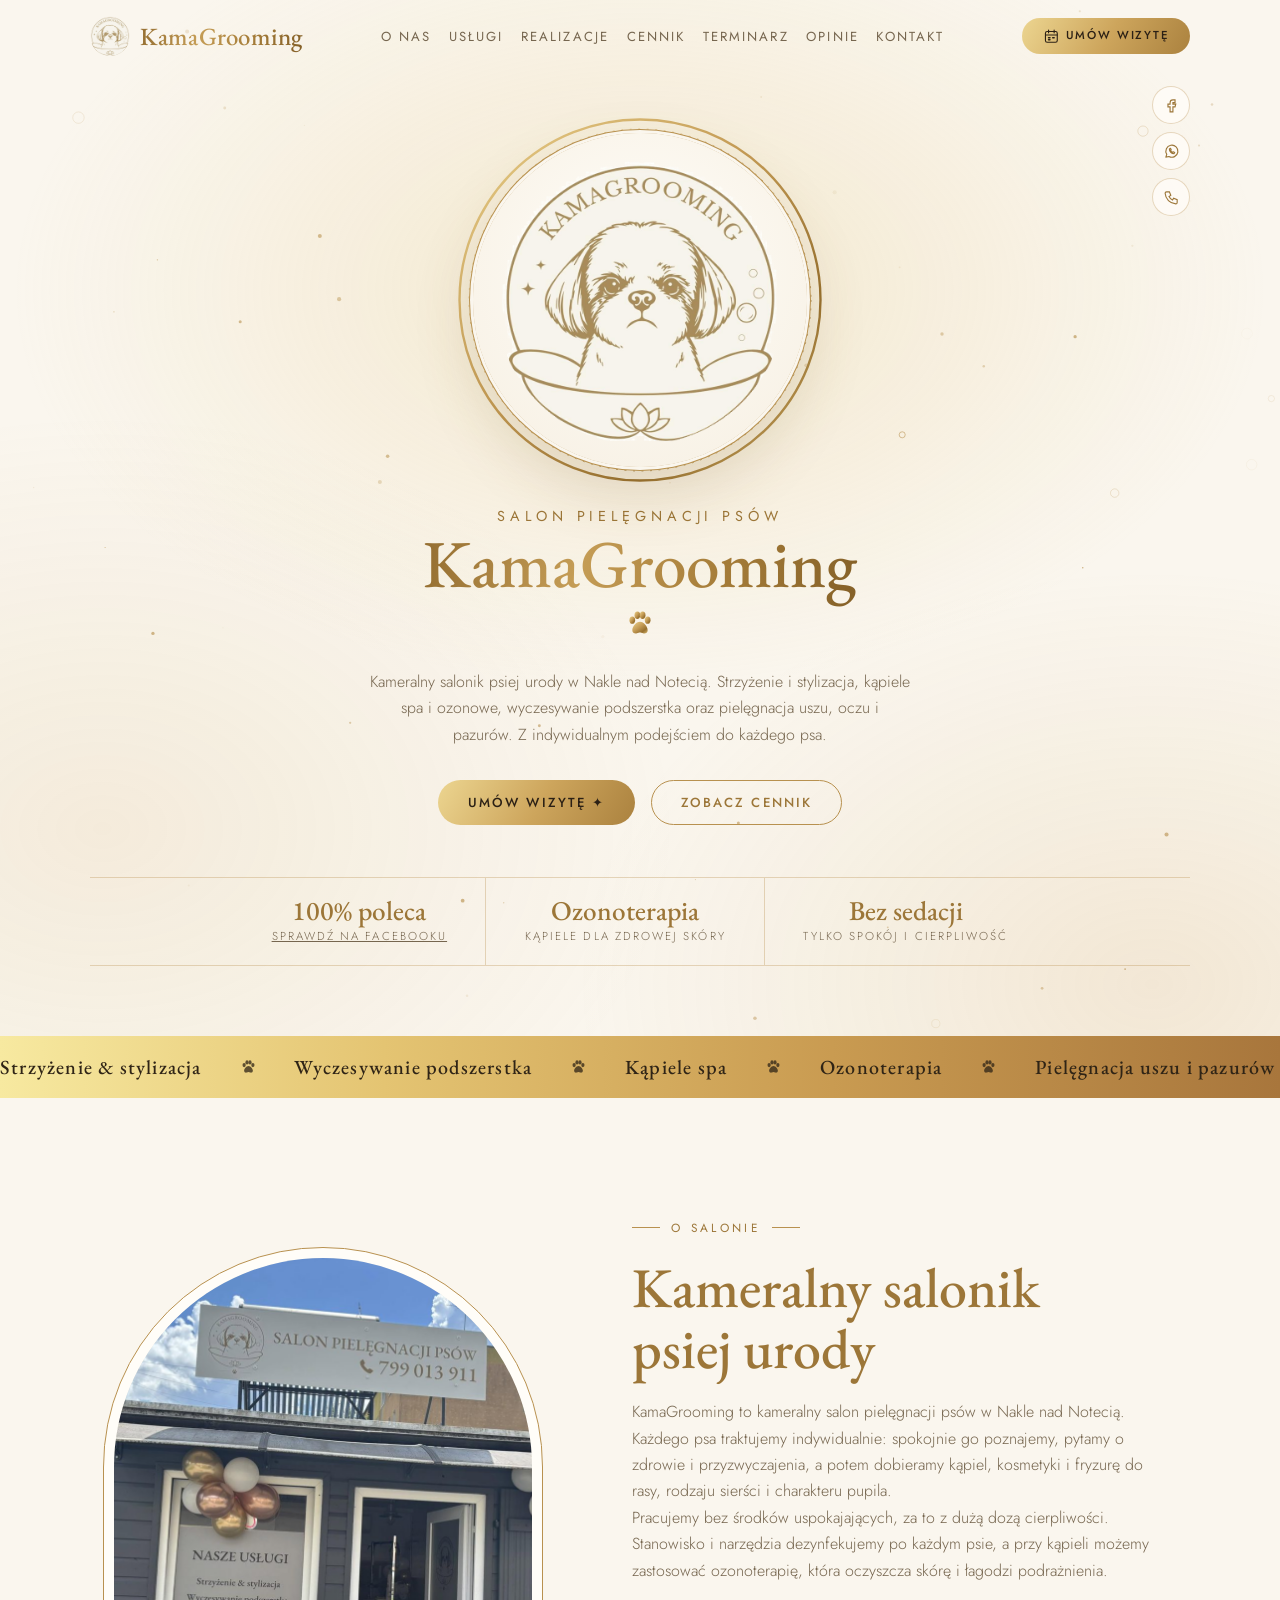
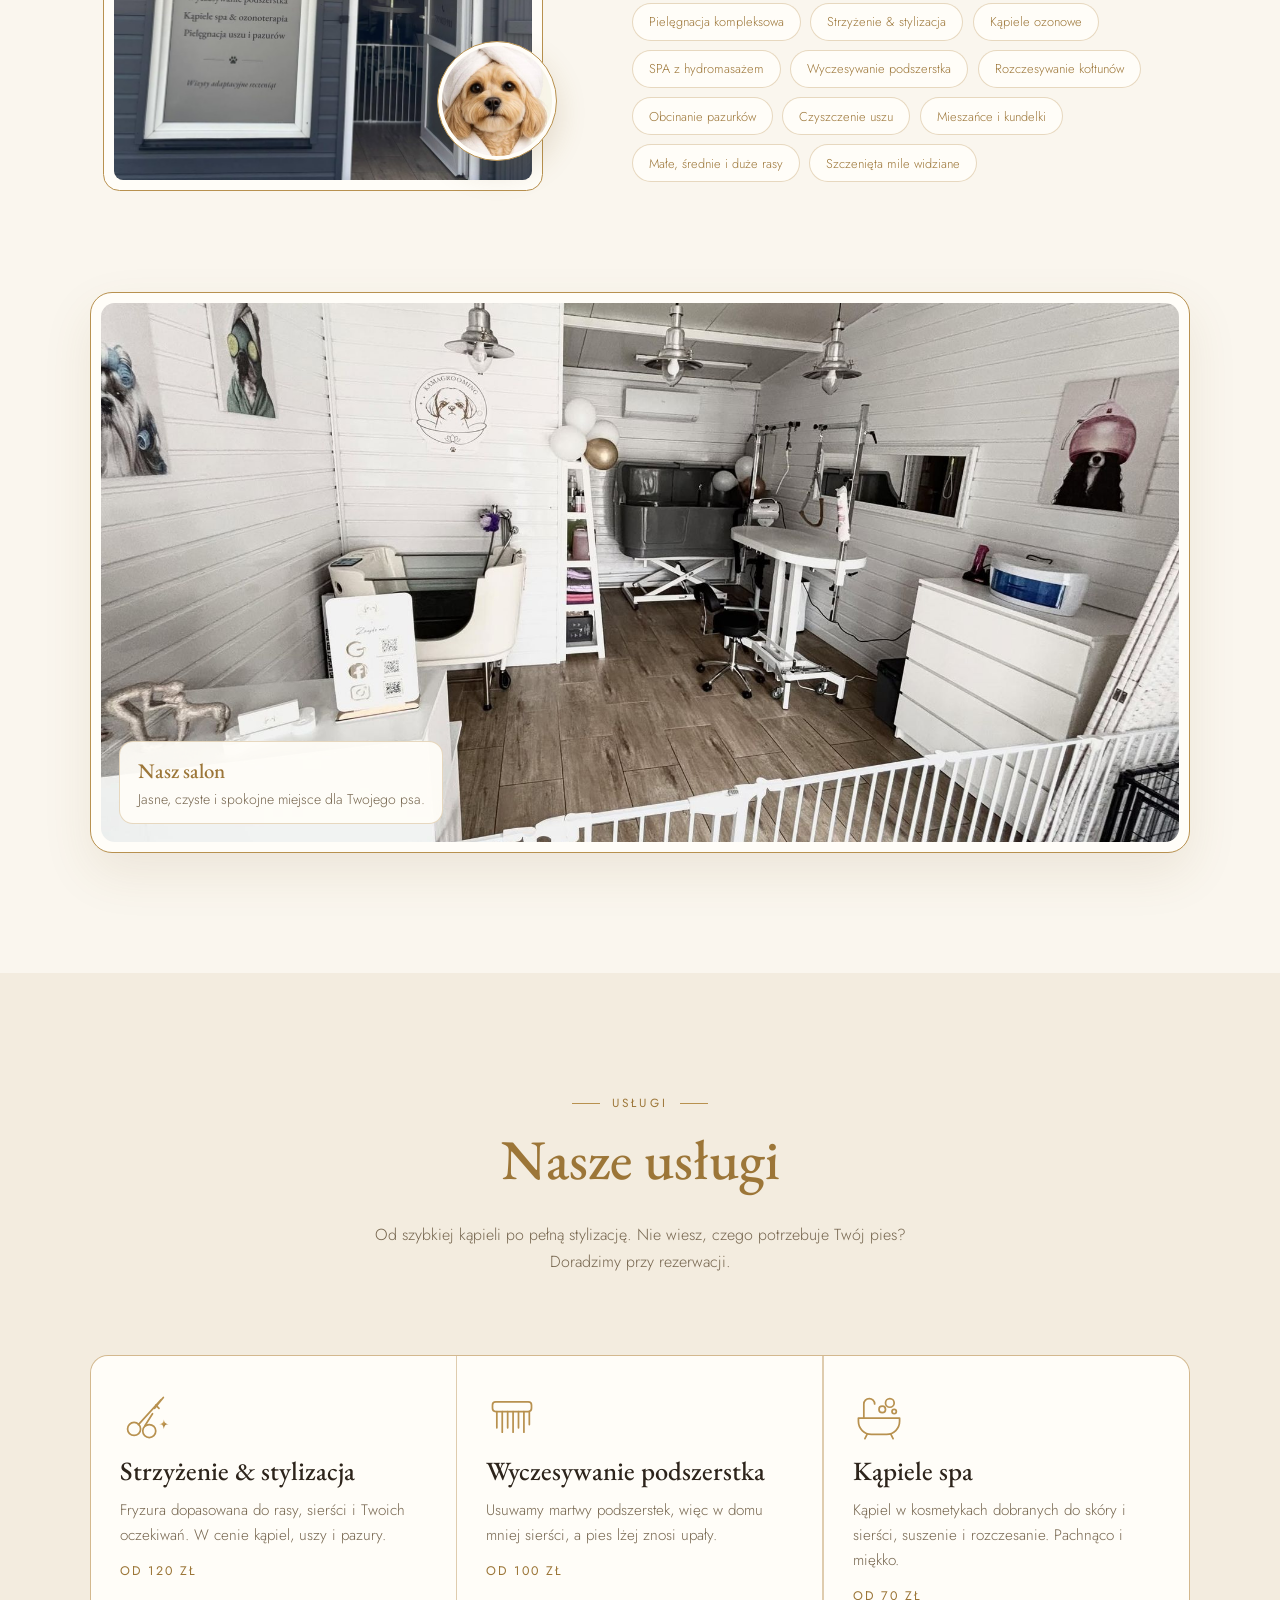
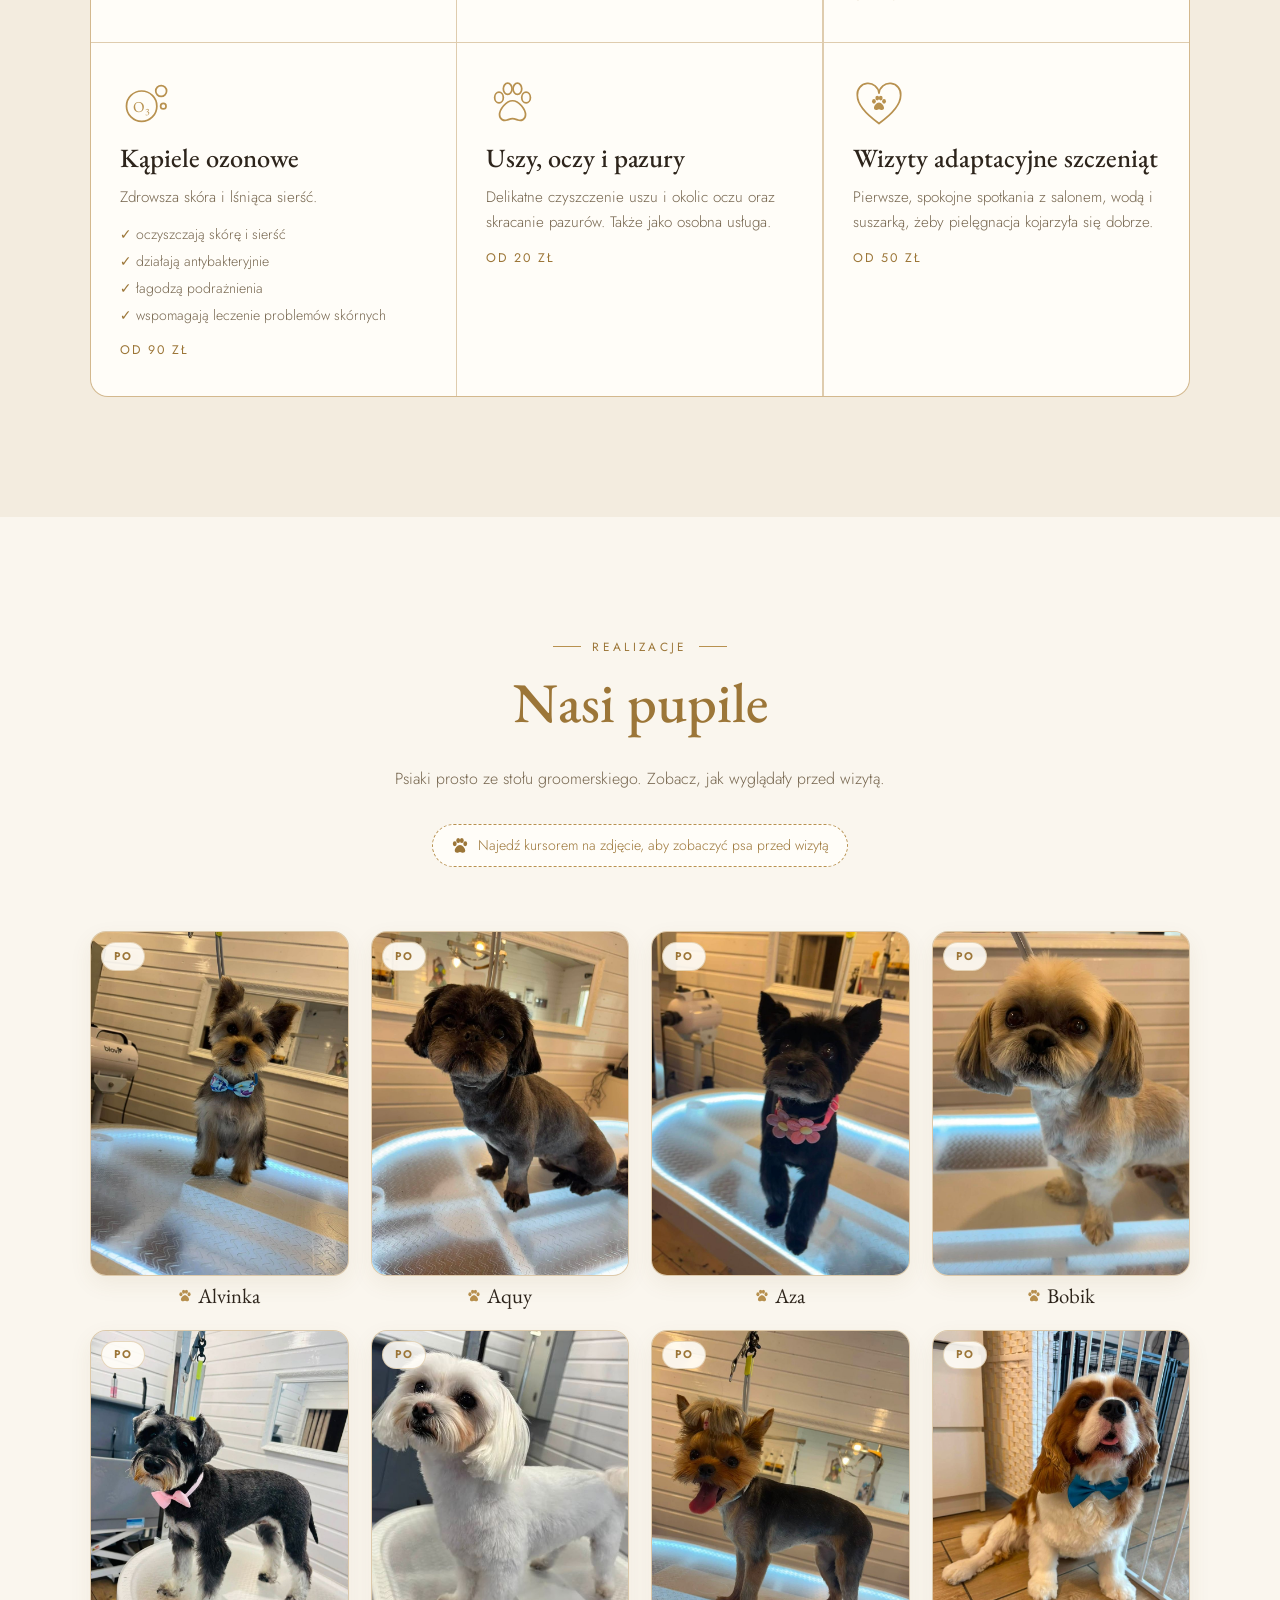
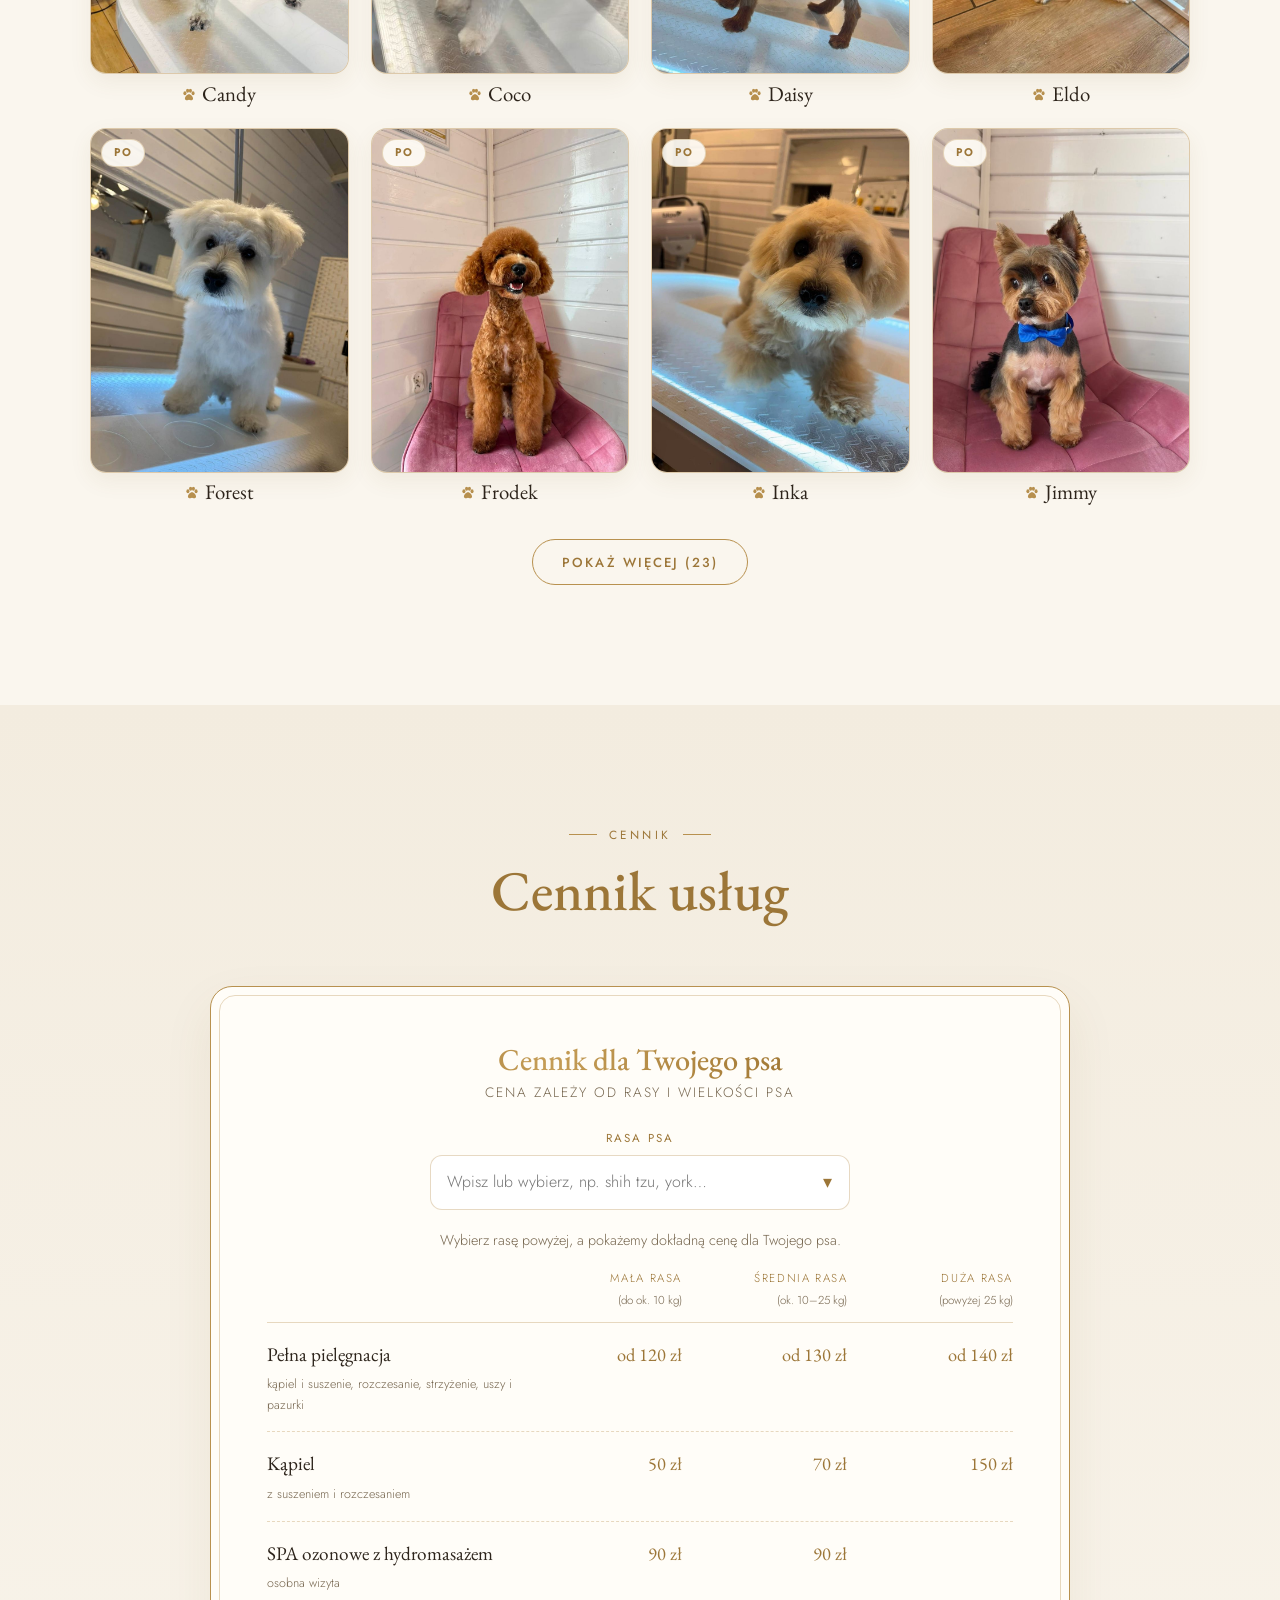
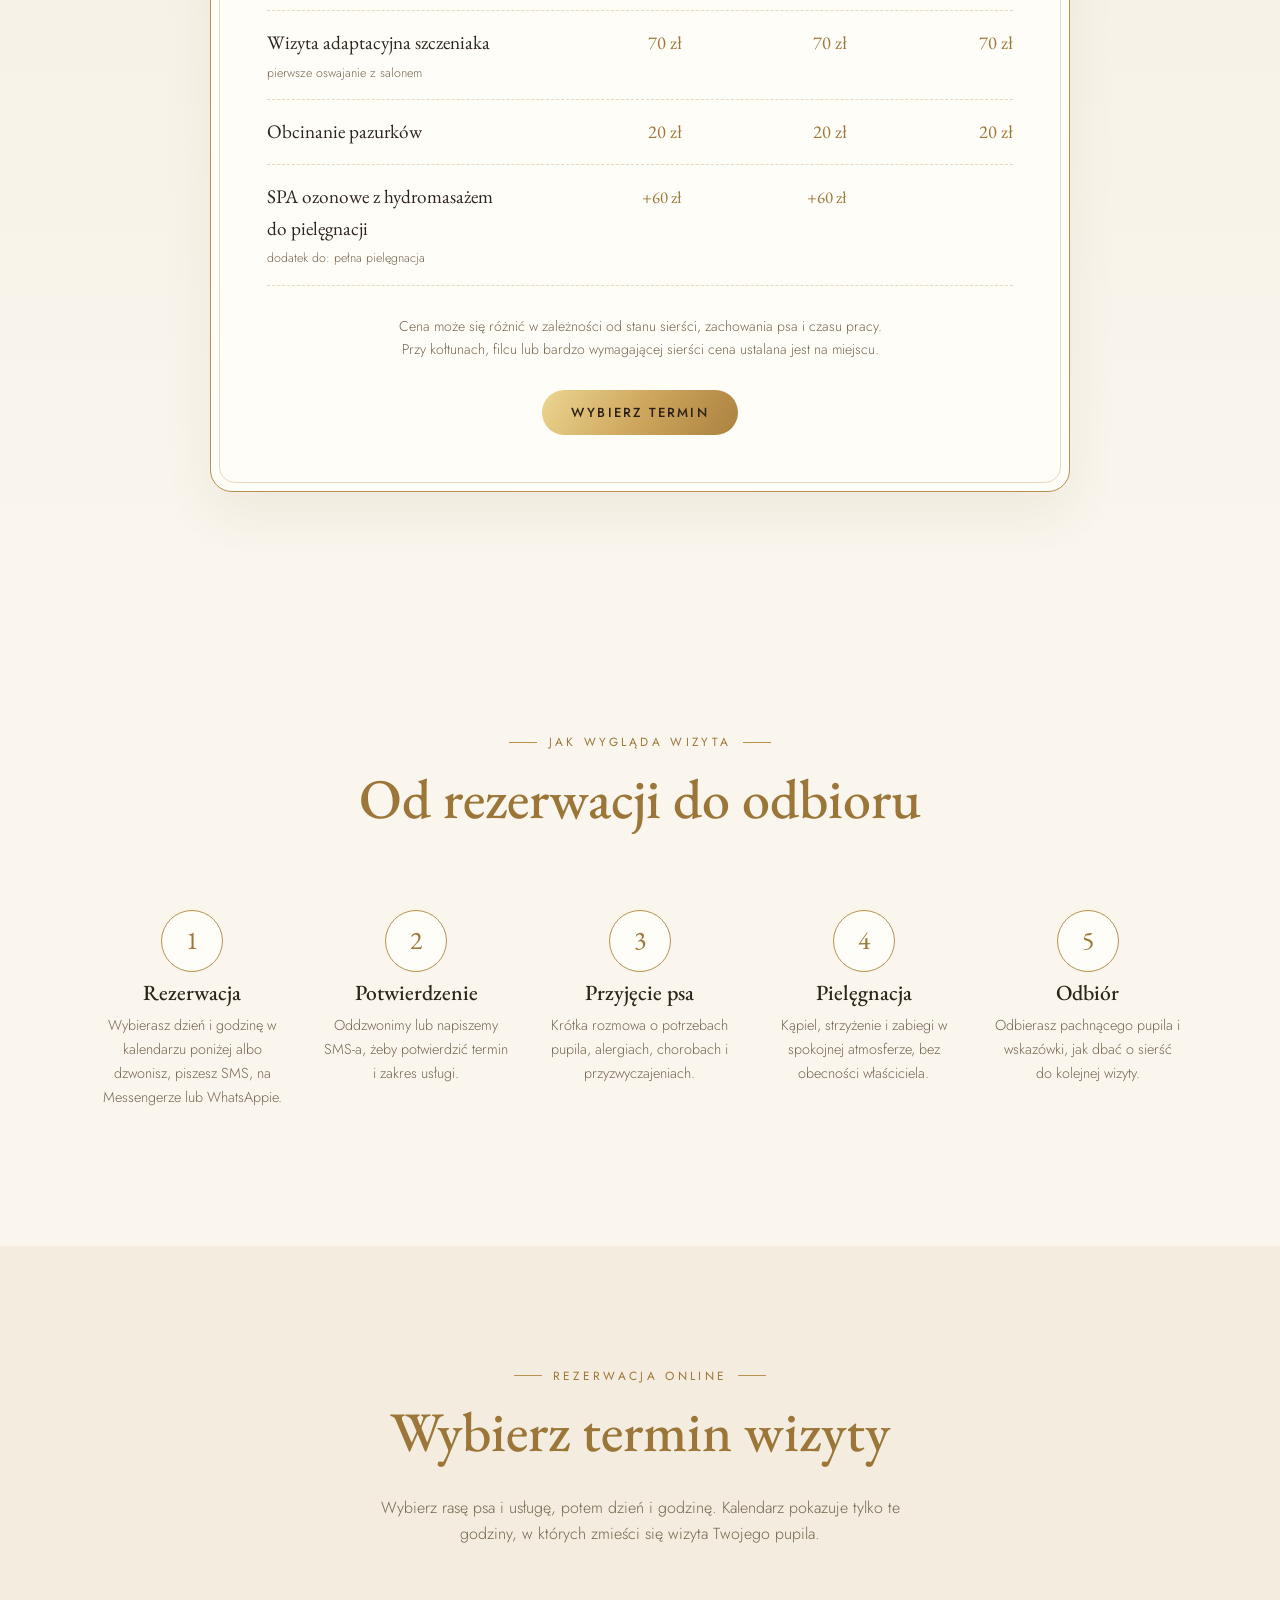
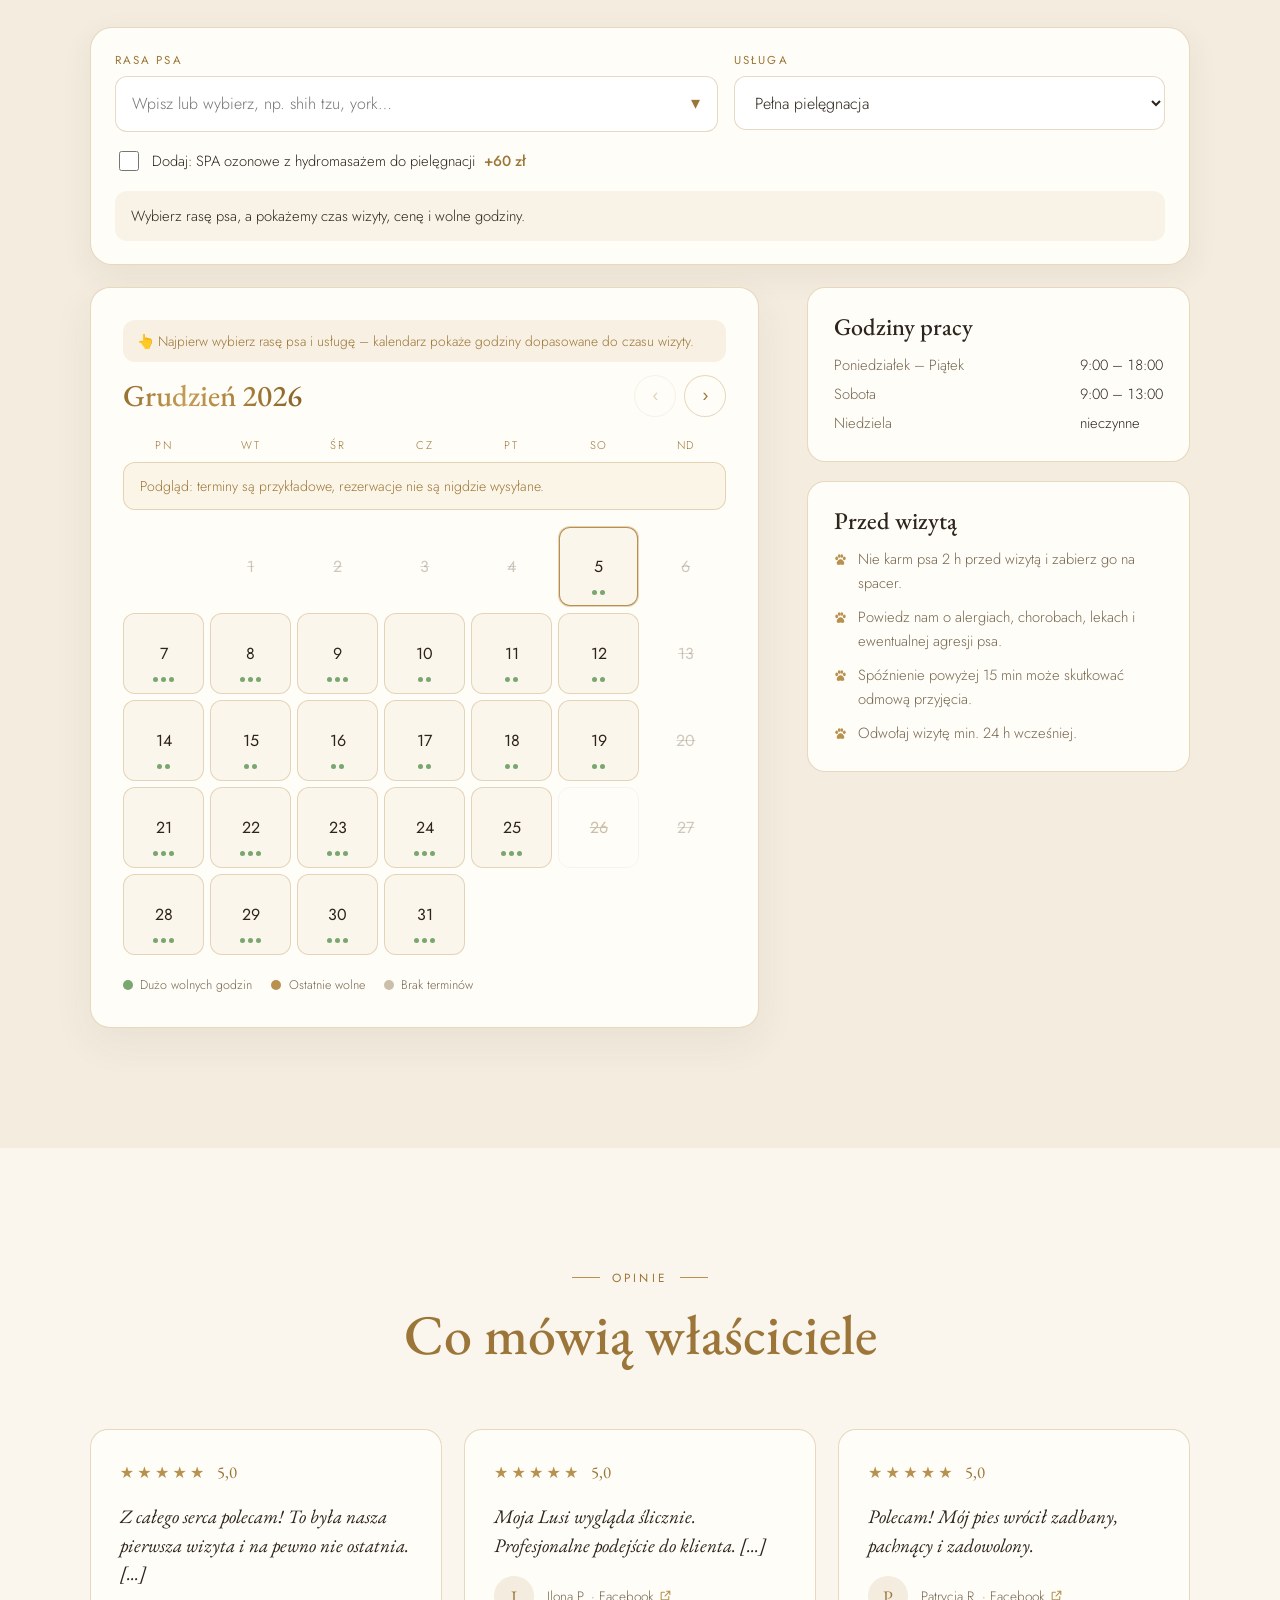
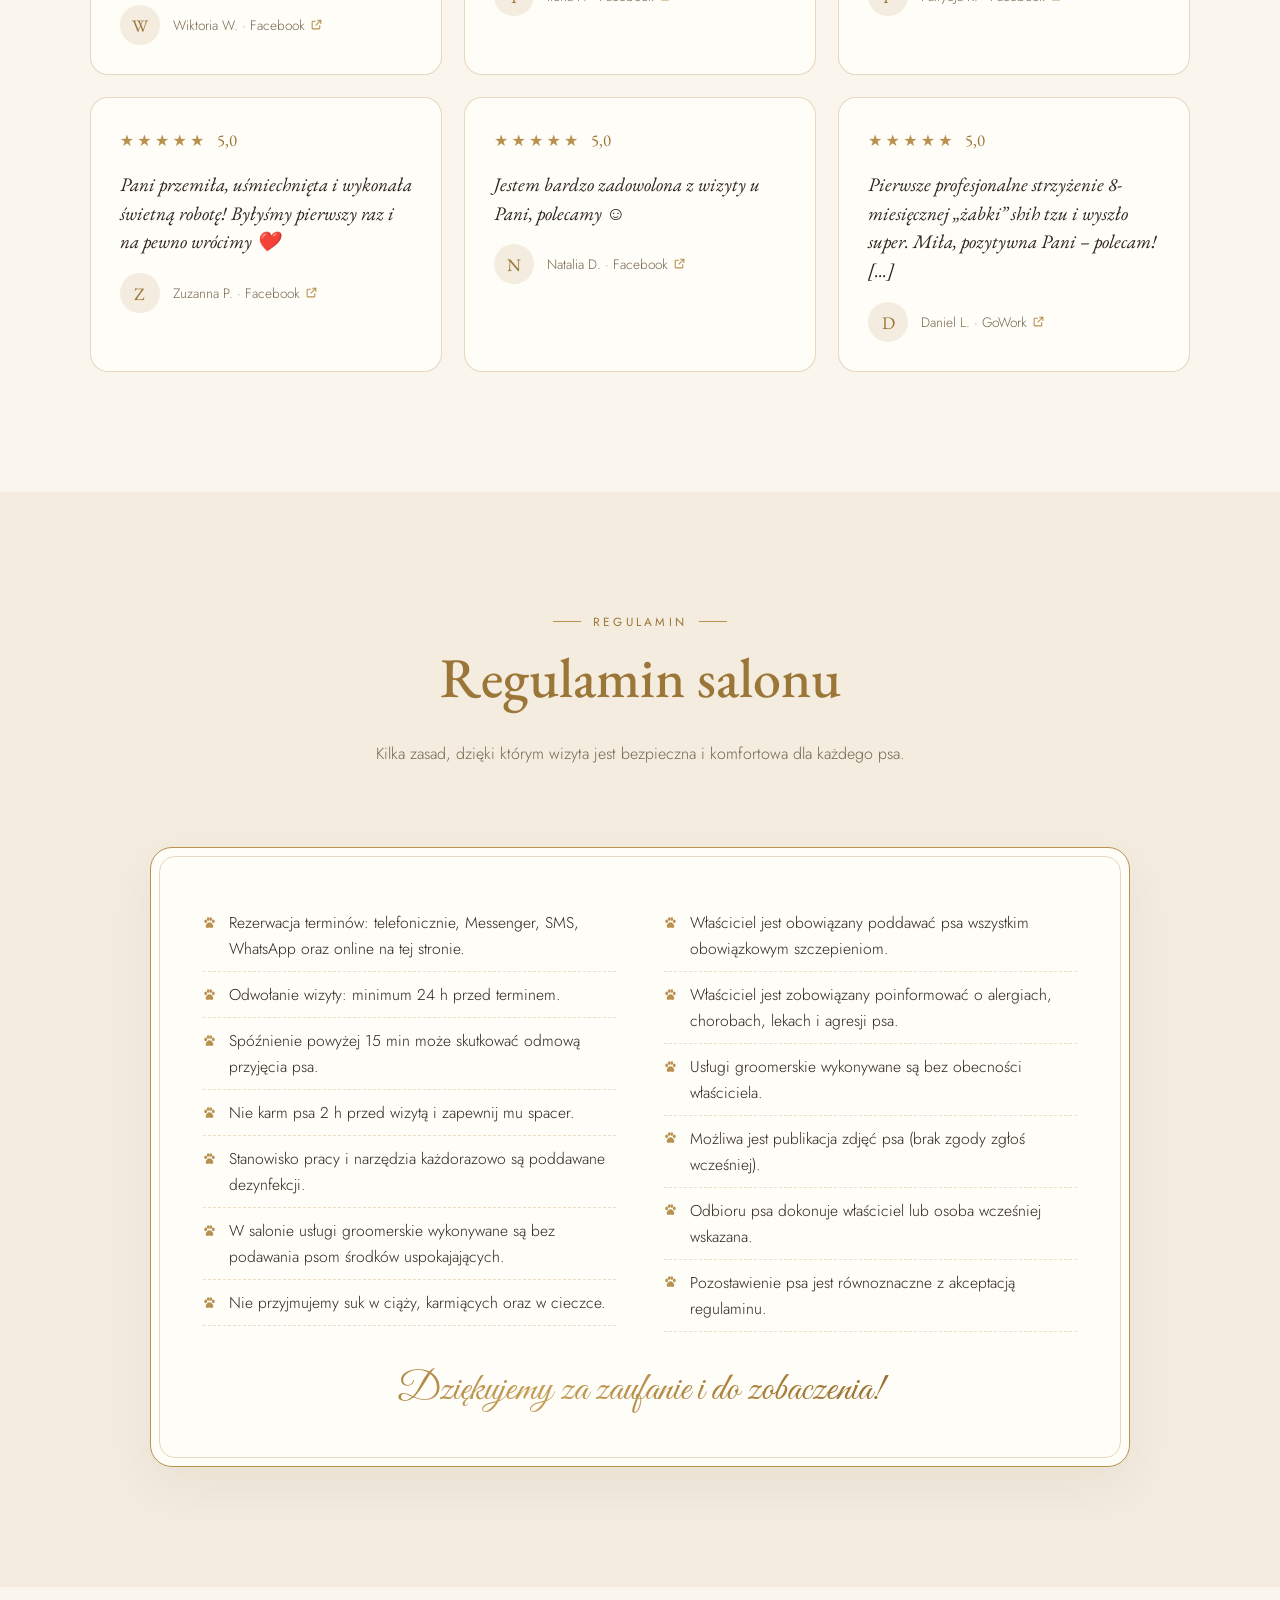
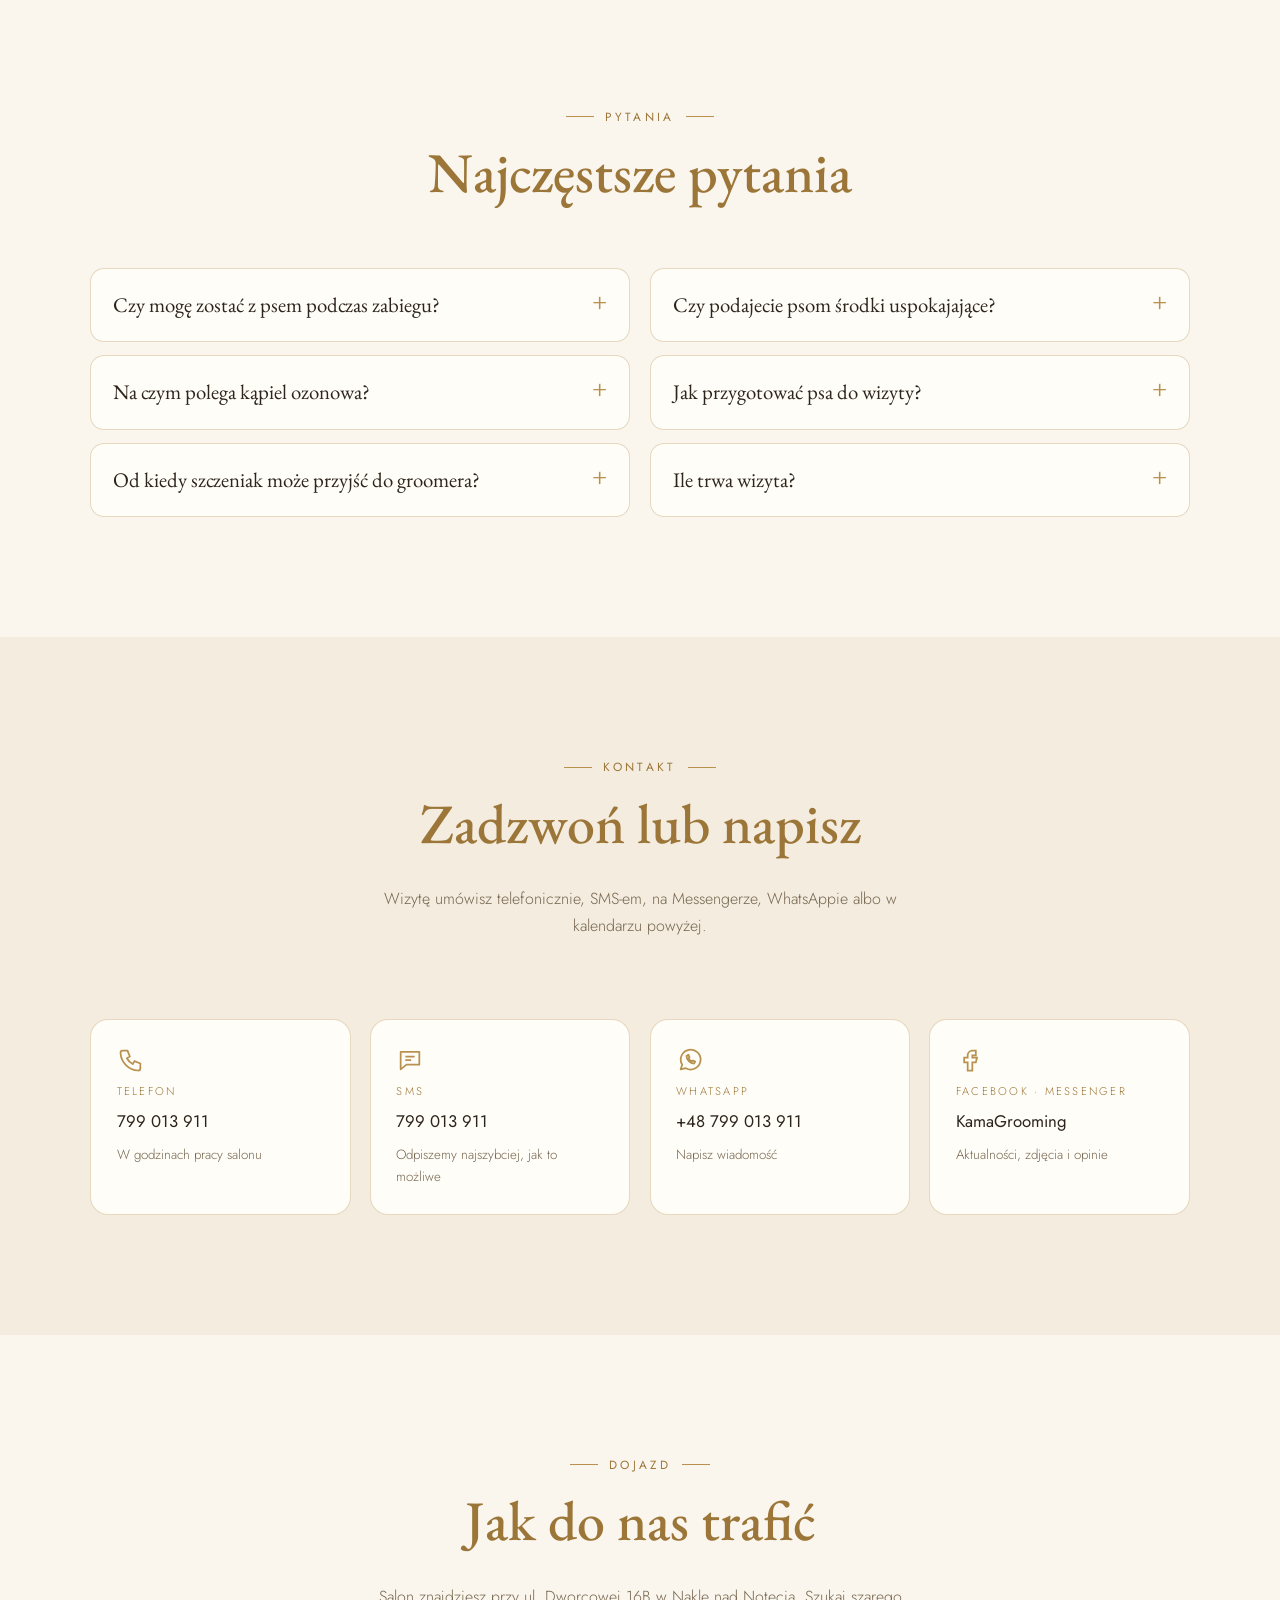
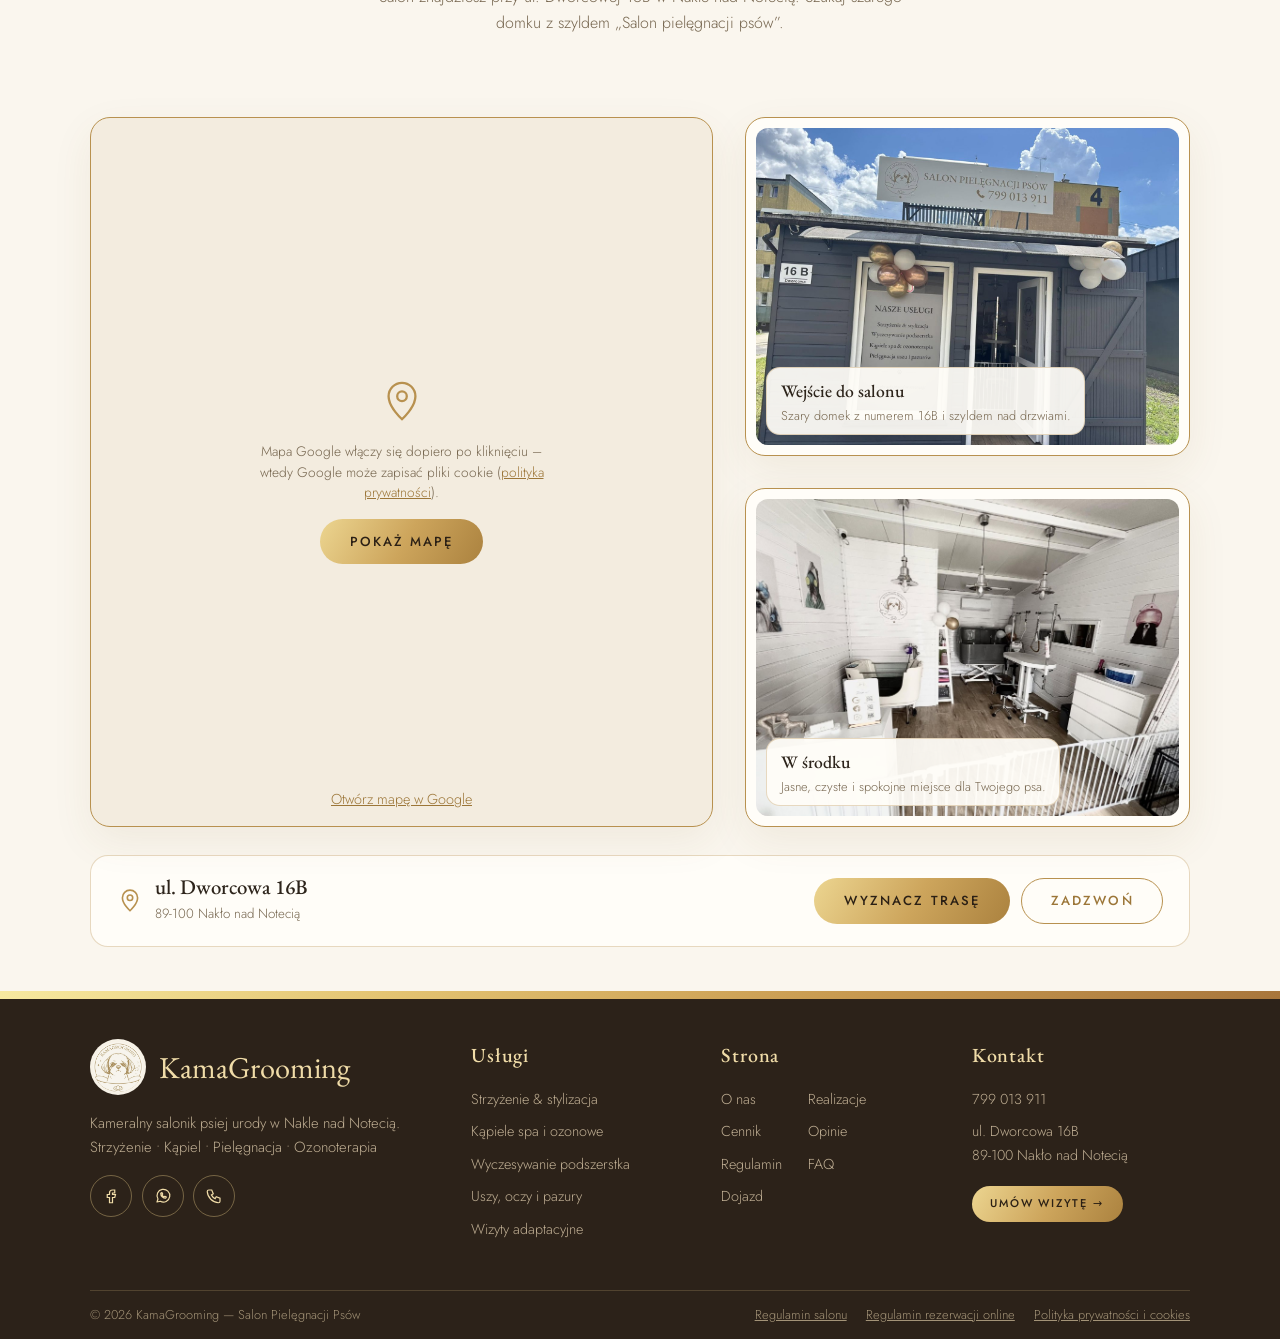
<file: index.html>
<!doctype html>
<html lang="pl">
<head>
<meta charset="utf-8">
<meta name="viewport" content="width=device-width,initial-scale=1,viewport-fit=cover">
<meta name="description" content="KamaGrooming – kameralny salon pielęgnacji psów w Nakle nad Notecią. Strzyżenie i stylizacja, kąpiele spa, ozonoterapia, wyczesywanie podszerstka, pielęgnacja uszu i pazurów. Rezerwacja online.">
<meta name="theme-color" content="#faf6ee">
<link rel="manifest" href="manifest.webmanifest">
<link rel="icon" type="image/png" sizes="32x32" href="ikony/favicon-32.png">
<link rel="apple-touch-icon" href="ikony/apple-touch-icon.png">
<meta name="apple-mobile-web-app-capable" content="yes">
<meta name="mobile-web-app-capable" content="yes">
<meta name="apple-mobile-web-app-status-bar-style" content="default">
<meta name="apple-mobile-web-app-title" content="KamaGrooming">
<meta property="og:title" content="KamaGrooming – Salon Pielęgnacji Psów, Nakło nad Notecią">
<meta property="og:description" content="Pielęgnacja z miłością. Usługi, cennik, realizacje i rezerwacja wizyt online.">
<meta property="og:image" content="img/og.jpg">
<title>KamaGrooming – Salon Pielęgnacji Psów</title>
<link rel="stylesheet" href="fonts/fonts.css">
<style>
:root{padding-top:env(safe-area-inset-top,0px);padding-bottom:env(safe-area-inset-bottom,0px)}
body{margin:0}[hidden],.is-off{display:none!important}
/* Layout: centered gold emblem hero → editorial sections alternating ivory panels, gold bubbles/paws as punctuation */
:root{
  --bg:#faf6ee; --bg2:#f3ecdf; --card:#fffdf8; --ink:#2d241b; --muted:#76664f;
  --gold:#b8914f; --gold-hi:#e3c886; --gold-lo:#8f6a2e; --gold-d:#9c7638;
  --line:rgba(184,145,79,.34); --ok:#7aa66f; --busy:#cbbfa9;
  --band:linear-gradient(90deg,#f7e9a0 0%,#e4c472 30%,#c99b51 65%,#a8763c 100%);
  --btn:linear-gradient(120deg,#ecd590,#cda55c 52%,#ab823f);
  --f-display:"EB Garamond", Garamond, "Times New Roman", serif;
  --f-script:"Great Vibes", "Brush Script MT", cursive;
  --f-body:"Jost", "Segoe UI", system-ui, sans-serif;
  --gutter:clamp(16px,4vw,40px); --max:1180px;
  color-scheme:light;
}
*{box-sizing:border-box}
html{scroll-behavior:smooth;scroll-padding-top:calc(72px + env(safe-area-inset-top,0px))}
section[id]{scroll-margin-top:calc(72px + env(safe-area-inset-top,0px))}
body{background:var(--bg);color:var(--ink);font-family:var(--f-body);font-weight:300;font-size:16px;line-height:1.65;overflow-x:hidden}
img{max-width:100%;display:block}
a{color:inherit}
:focus-visible{outline:2px solid var(--gold);outline-offset:3px}
.wrap{max-width:var(--max);margin:0 auto;padding-inline:var(--gutter)}
.gold-text{background:linear-gradient(100deg,#8a6429,#c59d56 38%,#a67d39 66%,#7d5a24);-webkit-background-clip:text;background-clip:text;color:transparent}
.script{font-family:var(--f-script);font-weight:400}
.logo-text strong.gold-text,.brand b.gold-text,.sig.gold-text,.f-brand .script.gold-text,.portrait .badge b,h3.gold-text,.thanks.gold-text{padding:.12em .45em .18em;margin:-.12em -.45em -.18em;-webkit-box-decoration-break:clone;box-decoration-break:clone}
h1,h2,h3{font-family:var(--f-display);font-weight:500;line-height:1.1;text-wrap:balance;margin:0}
h2{font-size:clamp(2.2rem,5vw,3.5rem);color:var(--gold-d)}
h2 em{font-style:normal;font-weight:inherit;color:inherit}
.eyebrow{display:inline-flex;align-items:center;gap:.7rem;font-size:.74rem;letter-spacing:.28em;text-transform:uppercase;color:var(--gold-d);font-weight:400}
.eyebrow::before,.eyebrow::after{content:"";width:28px;height:1px;background:var(--gold)}
.lead{color:var(--muted);max-width:60ch}
section{padding-block:clamp(72px,10vw,120px);position:relative}#dojazd{padding-bottom:clamp(28px,4vw,44px)}
.sec-head{display:grid;gap:1rem;justify-items:center;text-align:center;margin-bottom:clamp(40px,6vw,64px)}
.btn{display:inline-flex;align-items:center;gap:.6rem;padding:.95rem 1.8rem;border-radius:999px;font:500 .82rem/1 var(--f-body);letter-spacing:.16em;text-transform:uppercase;text-decoration:none;cursor:pointer;border:1px solid var(--gold);transition:transform .25s,box-shadow .25s,background .25s}
.btn-gold{background:var(--btn) border-box;background-origin:border-box;color:#2b2015;border-color:transparent}
.btn-gold:hover{transform:translateY(-2px);box-shadow:0 10px 26px rgba(168,118,60,.32)}
/* złoty połysk przechodzący przez przyciski co kilka sekund */
.btn-gold{position:relative;overflow:hidden;isolation:isolate}
.btn-gold::after{content:"";position:absolute;top:-20%;bottom:-20%;left:0;width:45%;z-index:1;pointer-events:none;
  background:linear-gradient(105deg,transparent 0%,rgba(255,250,230,.15) 30%,rgba(255,255,255,.75) 50%,rgba(255,250,230,.15) 70%,transparent 100%);
  transform:translateX(-160%) skewX(-18deg);animation:goldShine 4.2s ease-in-out infinite}
.btn-gold:hover::after{animation-duration:1.4s}
@keyframes goldShine{0%,62%{transform:translateX(-160%) skewX(-18deg)}88%,100%{transform:translateX(340%) skewX(-18deg)}}
.btn-ghost{background:transparent;color:var(--gold-d)}
.btn-ghost:hover{background:rgba(184,145,79,.1)}
.divider{display:flex;align-items:center;justify-content:center;gap:14px;margin:0 auto}

/* NAV */
.nav{position:fixed;inset-inline:0;top:0;z-index:50;padding-top:env(safe-area-inset-top,0px);transition:background .3s,box-shadow .3s}
.nav.scrolled{background:rgba(250,246,238,.94);backdrop-filter:blur(10px);box-shadow:0 1px 0 var(--line),0 6px 24px rgba(120,90,40,.06)}
.nav-in{display:flex;align-items:center;justify-content:space-between;gap:1rem;height:72px}
.brand{display:flex;align-items:center;gap:.6rem;text-decoration:none}
.brand img{width:40px;height:40px}
.brand b{font-family:var(--f-display);font-weight:500;font-size:1.55rem;line-height:1;letter-spacing:.01em}
.nav ul{display:flex;gap:1.6rem;list-style:none;margin:0;padding:0}.nav ul a{white-space:nowrap}
@media (max-width:1360px){.nav ul{gap:1.1rem}.nav ul a{letter-spacing:.1em}}
.nav ul a{text-decoration:none;font-size:.82rem;letter-spacing:.16em;text-transform:uppercase;color:var(--muted);transition:color .2s;font-weight:400}
.nav ul a:hover,.nav ul a.act{color:var(--gold-d)}
.nav-cta{display:inline-flex;align-items:center;gap:.55em}.cal-ic{width:1.45em;height:1.45em;flex:none;fill:none;stroke:currentColor;stroke-width:1.6;stroke-linecap:round;stroke-linejoin:round;margin:-.2em 0}
.nav ul a{position:relative}.nav ul a.act::after{content:"";position:absolute;left:0;right:0;bottom:-6px;height:1.5px;background:var(--btn);border-radius:2px}
.nav .btn{padding:.7rem 1.2rem;font-size:.72rem;white-space:nowrap}
.burger{display:none;background:var(--card);border:1px solid var(--line);border-radius:10px;width:44px;height:44px;color:var(--gold-d);cursor:pointer;font-size:1.1rem}
.mobile-menu{position:fixed;inset:0;z-index:60;background:var(--bg);display:grid;place-content:center;gap:1.3rem;text-align:center;padding:var(--gutter)}
.mobile-menu a{font-family:var(--f-display);font-size:1.9rem;text-decoration:none;color:var(--ink)}
.mobile-menu .close{position:absolute;top:calc(18px + env(safe-area-inset-top,0px));right:18px}
/* wstążka zawsze w jednej linii z logo, zakładki na środku */
.nav-in>nav{flex:1;display:flex;justify-content:center;min-width:0}
@media (max-width:1180px) and (min-width:821px){.nav ul{gap:clamp(.8rem,1.6vw,1.2rem)}.nav ul a{font-size:clamp(.78rem,.6rem + .4vw,.86rem);letter-spacing:.1em}.nav .btn{padding:.65rem 1.05rem;font-size:.7rem;letter-spacing:.12em}}
@media (max-width:1060px) and (min-width:821px){.brand b{display:none}}
/* telefon / bardzo wąskie okno: zakładki w drugim rzędzie (przewijane w bok, gdy się nie mieszczą) */
@media (max-width:820px){
  .nav-in{flex-wrap:wrap;height:auto;padding-top:8px;row-gap:0}
  .nav-in>nav{order:3;flex:0 0 auto;width:calc(100% + 2*var(--gutter));margin:6px calc(-1*var(--gutter)) 0;overflow-x:auto;scrollbar-width:none;border-top:1px solid var(--line);-webkit-overflow-scrolling:touch}
  .nav-in>nav::-webkit-scrollbar{display:none}
  .nav ul{display:flex;justify-content:center;gap:1.4rem;padding:.6rem var(--gutter);width:max-content;min-width:100%;margin:0 auto}
  .nav ul a{font-size:.72rem}
  .burger{display:none}
  html{scroll-padding-top:calc(112px + env(safe-area-inset-top,0px))}section[id]{scroll-margin-top:calc(112px + env(safe-area-inset-top,0px))}
  .hero{padding-top:calc(150px + env(safe-area-inset-top,0px))}
  .soc-hero{top:calc(126px + env(safe-area-inset-top,0px))}
}
@media (max-width:600px){
  .brand img{width:34px;height:34px}.brand b{font-size:1.3rem}
  .nav .btn{padding:.55rem .85rem;font-size:.62rem;letter-spacing:.1em}
  .nav ul{gap:1.1rem;justify-content:flex-start}.nav ul a{font-size:.68rem;letter-spacing:.12em}
}

/* HERO */
.hero{padding-top:calc(110px + env(safe-area-inset-top,0px));padding-bottom:70px;text-align:center;overflow:hidden;
  background:radial-gradient(ellipse 70% 55% at 50% 28%,rgba(227,200,134,.30),transparent 70%),radial-gradient(ellipse 45% 40% at 90% 95%,rgba(201,155,81,.16),transparent),radial-gradient(ellipse 45% 40% at 8% 80%,rgba(201,155,81,.12),transparent),var(--bg)}
.sparkles{position:absolute;inset:0;width:100%;height:100%;display:block;pointer-events:none}
.emblem{position:relative;width:min(380px,78vw);aspect-ratio:1;margin:0 auto 1.4rem}
.emblem .ring{position:absolute;inset:0}
.emblem{cursor:pointer;-webkit-tap-highlight-color:transparent}
.emblem.spin{animation:coin 1.9s cubic-bezier(.1,.7,.2,1)}
@keyframes coin{0%{transform:perspective(1000px) rotateY(0)}100%{transform:perspective(1000px) rotateY(1800deg)}}
.emblem .disc{position:absolute;inset:6%;z-index:1;border-radius:50%;overflow:hidden;background:radial-gradient(circle at 50% 40%,#fffdf8,#f6efe2);box-shadow:0 0 0 3px var(--bg),0 0 0 4px var(--gold),0 24px 60px rgba(120,86,36,.18)}
.emblem .disc img{position:absolute;inset:0;width:100%;height:100%;object-fit:contain}
.logo-text{display:grid;gap:.15rem;justify-items:center;margin:-.2rem auto 1.8rem}
.logo-text small{font-family:var(--f-body);font-weight:400;font-size:clamp(.74rem,2.6vw,.9rem);letter-spacing:.34em;text-transform:uppercase;color:var(--gold-d)}
.logo-text strong{font-family:var(--f-display);font-weight:500;font-size:clamp(2.7rem,9vw,4.2rem);line-height:1.1}
.logo-text .pawline{width:min(220px,58vw);margin-top:.2rem}
.emblem .sprig{position:absolute;width:34%;z-index:2}
.emblem .sprig.l{left:-19%;bottom:-4%}
.emblem .sprig.r{right:-19%;bottom:-4%;transform:scaleX(-1)}
.tag-script{font-family:var(--f-script);font-weight:400;font-size:clamp(2.3rem,6vw,3.3rem);line-height:1.2;margin:0;color:var(--gold-d)}
.hero p.lead{margin:1rem auto 2rem}
.hero-ctas{display:flex;flex-wrap:wrap;gap:1rem;justify-content:center}
.hero-facts{display:flex;flex-wrap:wrap;justify-content:center;gap:0;margin-top:3.2rem;border-block:1px solid var(--line)}
.hero-facts div{padding:1.2rem clamp(1rem,3vw,2.4rem);display:grid;gap:.2rem}
.hero-facts div+div{border-left:1px solid var(--line)}
.hero-facts b{font-family:var(--f-display);font-size:1.7rem;font-weight:500;color:var(--gold-d);line-height:1}
.hero-facts span{font-size:.72rem;letter-spacing:.18em;text-transform:uppercase;color:var(--muted)}
@media (max-width:560px){.hero-facts div+div{border-left:0;border-top:1px solid var(--line)}.hero-facts div{width:100%}}

/* MARQUEE (złoty pas jak na plakacie) */
.marquee{overflow:hidden;background:var(--band);color:#2f2416;padding-block:.9rem}
.marquee-track{display:flex;gap:2.4rem;width:max-content;animation:mq 42s linear infinite}
.marquee span{font-family:var(--f-display);font-size:1.25rem;font-weight:500;letter-spacing:.06em;white-space:nowrap;display:inline-flex;align-items:center;gap:2.4rem}
.marquee span::after{content:"";width:16px;height:14px;background:currentColor;opacity:.75;-webkit-mask:var(--paw) center/contain no-repeat;mask:var(--paw) center/contain no-repeat}
:root{--paw:url("data:image/svg+xml,%3Csvg xmlns='http://www.w3.org/2000/svg' viewBox='0 0 24 22'%3E%3Cellipse cx='5' cy='8' rx='2.6' ry='3.3'/%3E%3Cellipse cx='9.6' cy='3.6' rx='2.6' ry='3.4'/%3E%3Cellipse cx='14.4' cy='3.6' rx='2.6' ry='3.4'/%3E%3Cellipse cx='19' cy='8' rx='2.6' ry='3.3'/%3E%3Cpath d='M12 9.5c-3.6 0-7 4.6-7 7.6 0 2.6 2.4 3.4 4.2 2.8 1.2-.4 1.9-.8 2.8-.8s1.6.4 2.8.8c1.8.6 4.2-.2 4.2-2.8 0-3-3.4-7.6-7-7.6z'/%3E%3C/svg%3E")}
@keyframes mq{to{transform:translateX(-50%)}}

/* ABOUT */
.about-grid{display:grid;grid-template-columns:minmax(0,5fr) minmax(0,6fr);gap:clamp(32px,6vw,80px);align-items:stretch}
.portrait{position:relative;max-width:440px;justify-self:center;width:100%;align-self:center}
.portrait .frame{border-radius:240px 240px 18px 18px;overflow:hidden;border:1px solid var(--gold);padding:10px;background:var(--card)}
.portrait .ph{border-radius:230px 230px 10px 10px;aspect-ratio:4/5;overflow:hidden;background:#f5f1e4}
.portrait .ph img{width:100%;height:100%;object-fit:cover;object-position:50% 20%}
.portrait .badge{position:absolute;right:-14px;bottom:30px;background:var(--card);border:1px solid var(--gold);border-radius:50%;width:120px;height:120px;display:grid;place-content:center;text-align:center;box-shadow:0 12px 30px rgba(120,86,36,.18)}
.portrait .badge b{font-family:var(--f-script);font-weight:400;font-size:1.7rem;line-height:1;color:var(--gold-d);white-space:nowrap}
.portrait .badge.pic{display:block;padding:4px;overflow:hidden}.portrait .badge.pic img{width:100%;height:100%;border-radius:50%;object-fit:cover}
.portrait .badge span{font-size:.6rem;letter-spacing:.2em;text-transform:uppercase;color:var(--muted)}
.portrait .deco{position:absolute;left:-34px;top:-14px;width:120px}
.about-copy{display:grid;gap:1.2rem;align-content:center;grid-template-rows:auto auto auto auto auto 1fr}
.about-copy p{margin:0;color:var(--muted);max-width:58ch}
.about-copy .sig{font-family:var(--f-script);font-size:2.6rem;line-height:1;justify-self:start;align-self:center}
.chips{display:flex;flex-wrap:wrap;gap:.6rem}
.chip{border:1px solid var(--line);border-radius:999px;padding:.45rem 1rem;font-size:.8rem;color:var(--gold-d);background:var(--card)}
.salon-pic{position:relative;margin:clamp(40px,6vw,72px) 0 0;border:1px solid var(--gold);border-radius:22px;padding:10px;background:var(--card);box-shadow:0 20px 50px rgba(120,86,36,.1)}
.salon-pic img{width:100%;height:auto;aspect-ratio:16/8;object-fit:cover;object-position:50% 62%;border-radius:14px}
.salon-pic figcaption{position:absolute;left:28px;bottom:28px;background:rgba(255,253,248,.93);border:1px solid var(--line);border-radius:14px;padding:.75rem 1.1rem;font-size:.88rem;color:var(--muted)}
.salon-pic figcaption b{display:block;font-family:var(--f-display);font-weight:500;font-size:1.3rem;color:var(--gold-d)}
@media (max-width:640px){.salon-pic img{aspect-ratio:4/3}.salon-pic figcaption{position:static;margin-top:10px;border:0;padding:.2rem .4rem}}
@media (max-width:860px){.about-copy{grid-template-rows:none}.about-grid{grid-template-columns:1fr}.portrait .badge{right:0}}

/* SERVICES */
.services{background:var(--bg2)}
.svc-grid{display:grid;grid-template-columns:repeat(3,minmax(0,1fr));gap:1px;background:var(--line);border:1px solid var(--line);border-radius:18px;overflow:hidden}
.svc{background:var(--card);padding:2.2rem 1.8rem;display:grid;gap:.8rem;align-content:start;transition:background .3s}
.svc:hover{background:#fffaf0}
/* kafelki usług reagują na mysz: lekko się przechylają w stronę kursora, złoty refleks, ikonka ożywa */
.svc{position:relative;transition:transform .35s cubic-bezier(.2,.8,.3,1),box-shadow .35s,background .3s;will-change:transform}
.svc::after{content:"";position:absolute;inset:0;pointer-events:none;opacity:0;transition:opacity .3s;background:radial-gradient(circle at var(--gx,50%) var(--gy,50%),rgba(236,210,140,.28),transparent 55%)}
.svc.tilt{z-index:2;box-shadow:0 18px 40px rgba(120,86,36,.16);transition:transform .08s linear,box-shadow .35s,background .3s}
.svc.tilt::after{opacity:1}
.svc .ic{transition:transform .4s cubic-bezier(.3,1.6,.5,1)}
@media (hover:hover){.svc:hover .ic{transform:scale(1.14) rotate(-6deg);animation:icPlay 1.1s ease-in-out .1s}}
@keyframes icPlay{0%,100%{transform:scale(1.14) rotate(-6deg)}25%{transform:scale(1.18) rotate(8deg)}50%{transform:scale(1.12) rotate(-10deg)}75%{transform:scale(1.16) rotate(4deg)}}
.svc .ic{width:52px;height:52px;color:var(--gold)}
.svc h3{font-size:1.65rem;color:var(--ink)}
.svc p{margin:0;color:var(--muted);font-size:.95rem}
.svc ul{margin:0;padding:0;list-style:none;display:grid;gap:.25rem;font-size:.88rem;color:var(--muted)}
.svc li::before{content:"✓ ";color:var(--gold-d);font-weight:500}
.svc .from{font-size:.78rem;letter-spacing:.16em;text-transform:uppercase;color:var(--gold-d);font-weight:400}
@media (max-width:900px){.svc-grid{grid-template-columns:repeat(2,minmax(0,1fr))}}
@media (max-width:560px){.svc-grid{grid-template-columns:1fr}}

/* REALIZACJE — przed / po */
.ba-hint{display:inline-flex;align-items:center;gap:.6rem;margin:0 auto;padding:.55rem 1.1rem;border:1px dashed var(--gold);border-radius:999px;font-size:.88rem;color:var(--gold-d);background:var(--card)}
.ba-hint svg{width:18px;height:18px;flex:none}
.ba-hint .t{display:none}
@media (hover:none),(pointer:coarse){.ba-hint .m{display:none}.ba-hint .t{display:inline}}
.touch .ba-hint .m{display:none}.touch .ba-hint .t{display:inline}
.dogs{display:grid;grid-template-columns:repeat(4,minmax(0,1fr));gap:clamp(12px,1.8vw,22px)}
@media (max-width:980px){.dogs{grid-template-columns:repeat(3,minmax(0,1fr))}}
@media (max-width:640px){.dogs{grid-template-columns:repeat(2,minmax(0,1fr))}}
.dog{padding:0;border:0;background:none;font:inherit;color:inherit;text-align:center;cursor:zoom-in;display:grid;gap:.55rem;-webkit-touch-callout:none;-webkit-user-select:none;user-select:none}
.dog .ph{position:relative;display:block;aspect-ratio:3/4;border-radius:16px;overflow:hidden;border:1px solid var(--line);background:#efe7d8;box-shadow:0 8px 22px rgba(120,86,36,.08);transition:transform .3s,box-shadow .3s,border-color .3s}
.dog .ph img{position:absolute;inset:0;width:100%;height:100%;object-fit:cover;pointer-events:none;-webkit-user-drag:none}
.dog .ph .b{opacity:0;transition:opacity .35s ease}
.dog .tag{position:absolute;left:10px;top:10px;padding:.28rem .75rem;border-radius:999px;background:rgba(255,253,248,.9);border:1px solid var(--line);font-size:.66rem;letter-spacing:.2em;text-transform:uppercase;color:var(--gold-d);font-weight:500}
.dog .tag .pr{display:none}
.dog .nm{font-family:var(--f-display);font-size:1.3rem;line-height:1.1;display:inline-flex;align-items:center;justify-content:center;gap:.4rem;color:var(--ink)}
.dog .nm svg{width:14px;height:14px;color:var(--gold)}
@media (hover:hover){.dog:hover .ph{transform:translateY(-3px);box-shadow:0 16px 34px rgba(120,86,36,.16);border-color:var(--gold)}.dog:hover .b{opacity:1}.dog:hover .tag .po{display:none}.dog:hover .tag .pr{display:inline}}
.dog.hold .b{opacity:1}.dog.hold .tag .po{display:none}.dog.hold .tag .pr{display:inline}.dog.hold .ph{border-color:var(--gold)}
.more{display:flex;justify-content:center;margin-top:2.2rem}
.lb{position:fixed;inset:0;z-index:85;background:rgba(36,28,20,.92);display:grid;place-items:center;padding:var(--gutter)}
.lb .stage{position:relative;-webkit-touch-callout:none;user-select:none}
.lb img{max-height:78vh;width:auto;max-width:100%;border-radius:12px;border:1px solid var(--gold)}
.lb img.b2{position:absolute;inset:0;width:100%;height:100%;object-fit:cover;opacity:0;transition:opacity .3s}
.lb.before img.b2{opacity:1}
.lb .x{position:absolute;top:calc(16px + env(safe-area-inset-top,0px));right:16px}
.lb .pv,.lb .nx{position:absolute;top:50%;transform:translateY(-50%)}
.lb .pv{left:12px}.lb .nx{right:12px}
.lb .icon-btn{background:rgba(255,253,248,.12);color:#f3e2b8;border-color:rgba(227,200,134,.5)}
.lb .bar{position:absolute;bottom:calc(14px + env(safe-area-inset-bottom,0px));left:50%;transform:translateX(-50%);display:flex;align-items:center;gap:1rem;color:#e9dcc3;font-size:.85rem;white-space:nowrap}
.lb .bar b{font-family:var(--f-display);font-weight:500;font-size:1.35rem;color:#f3e2b8}
.lb .tog{background:none;border:1px solid rgba(227,200,134,.6);color:#f3e2b8;border-radius:999px;padding:.45rem 1rem;font:500 .72rem var(--f-body);letter-spacing:.16em;text-transform:uppercase;cursor:pointer}
.lb .cnt{font-variant-numeric:tabular-nums;letter-spacing:.14em;color:#b9a98f}

.certs-sec{padding-top:0}
.cert-grid{display:flex;flex-wrap:wrap;justify-content:center;gap:clamp(14px,2vw,22px);max-width:1000px;margin:0 auto}
.cert{flex:0 1 calc((100% - 2*clamp(14px,2vw,22px))/3);padding:0;border:1px solid var(--line);border-radius:14px;background:var(--card);cursor:zoom-in;overflow:hidden;display:flex;flex-direction:column;color:var(--ink);font:inherit;text-align:center;transition:border-color .3s,transform .3s}
.cert:hover{border-color:var(--gold);transform:translateY(-3px)}
.cert .cimg{display:block;aspect-ratio:4/3;background:#fff;padding:10px}
.cert img{width:100%;height:100%;object-fit:contain}
.cert .ct{padding:.8rem 1rem;font-size:.9rem;color:var(--muted)}
@media (max-width:860px){.cert{flex-basis:calc((100% - clamp(14px,2vw,22px))/2)}}
@media (max-width:520px){.cert{flex-basis:100%}}

/* PRICING */
.pricing{background:linear-gradient(180deg,var(--bg2),var(--bg))}
.price-board{max-width:860px;margin:0 auto;border:1px solid var(--gold);border-radius:22px;padding:clamp(24px,5vw,56px);background:var(--card);position:relative;box-shadow:0 20px 50px rgba(120,86,36,.08)}
.price-board::before{content:"";position:absolute;inset:8px;border:1px solid var(--line);border-radius:16px;pointer-events:none}
.price-board .corner{position:absolute;width:74px}
.price-board .corner.tl{top:-28px;left:-24px}
.price-board .corner.br{bottom:-28px;right:-24px;transform:rotate(180deg)}
.pb-head{display:grid;grid-template-columns:1fr 6.2rem 6.2rem;gap:1rem;padding-bottom:.8rem;border-bottom:1px solid var(--gold);font-size:.7rem;letter-spacing:.2em;text-transform:uppercase;color:var(--gold-d)}
.pb-head span:not(:first-child){text-align:right}
.pb-sub{text-align:center;margin-bottom:1.6rem;display:grid;gap:.3rem}
.pb-sub h3{font-size:1.9rem}
.pb-sub span{color:var(--muted);font-size:.85rem;letter-spacing:.14em;text-transform:uppercase}
.row{display:grid;grid-template-columns:1fr 6.2rem 6.2rem;gap:1rem;align-items:baseline;padding:.85rem 0;border-bottom:1px dashed rgba(184,145,79,.3)}
.row .n{font-family:var(--f-display);font-size:1.3rem;font-weight:500}
.row .n small{display:block;font-family:var(--f-body);font-size:.8rem;color:var(--muted);font-weight:300}
.row .p{font-family:var(--f-display);font-size:1.25rem;color:var(--gold-d);font-variant-numeric:tabular-nums;text-align:right;white-space:nowrap}
.row .p.dim{color:var(--busy)}
.pb-extra{margin-top:2rem}
.pb-extra h4{font-family:var(--f-display);font-weight:500;font-size:1.2rem;letter-spacing:.14em;text-transform:uppercase;color:var(--gold-d);margin:0 0 .4rem}
.pb-extra .row{grid-template-columns:1fr auto}
.pb-foot{margin-top:1.8rem;text-align:center;color:var(--muted);font-size:.88rem}
.pb-cta{text-align:center;margin-top:1.8rem}

/* PROCESS */
.steps{display:grid;grid-template-columns:repeat(5,minmax(0,1fr));gap:1.2rem}
.step{text-align:center;display:grid;gap:.6rem;justify-items:center;align-content:start;padding:1rem .6rem}
.step .num{width:62px;height:62px;border-radius:50%;border:1px solid var(--gold);display:grid;place-items:center;font-family:var(--f-display);font-size:1.6rem;color:var(--gold-d);background:var(--card)}
.step h3{font-size:1.35rem}
.step p{margin:0;color:var(--muted);font-size:.9rem}
@media (max-width:900px){.steps{grid-template-columns:repeat(2,minmax(0,1fr))}}
@media (max-width:520px){.steps{grid-template-columns:1fr}}

/* BOOKING */
.booking{background:var(--bg2)}
.book-grid{display:grid;grid-template-columns:minmax(0,7fr) minmax(0,4fr);gap:clamp(24px,4vw,48px);align-items:start}
.cal{background:var(--card);border:1px solid var(--line);border-radius:20px;padding:clamp(16px,3vw,32px);box-shadow:0 14px 40px rgba(120,86,36,.07)}
.cal-top{display:flex;align-items:center;justify-content:space-between;gap:1rem;margin-bottom:1.2rem}
.cal-top h3{font-size:1.9rem;text-transform:capitalize}
.cal-nav{display:flex;gap:.5rem}
.icon-btn{width:42px;height:42px;border-radius:50%;border:1px solid var(--line);background:var(--card);color:var(--gold-d);cursor:pointer;font-size:1.1rem;transition:background .2s}
.icon-btn:hover:not(:disabled){background:rgba(184,145,79,.12)}
.icon-btn:disabled{opacity:.3;cursor:not-allowed}
.dow,.days{display:grid;grid-template-columns:repeat(7,minmax(0,1fr));gap:6px}
.dow span{text-align:center;font-size:.7rem;letter-spacing:.16em;text-transform:uppercase;color:var(--gold-d);padding-bottom:.5rem}
.day{aspect-ratio:1;border-radius:12px;border:1px solid var(--line);background:#fbf6ec;color:var(--ink);font:400 1rem var(--f-body);cursor:pointer;display:grid;place-items:center;position:relative;transition:transform .15s,border-color .2s,background .2s;padding:0}
.day:hover:not(:disabled){border-color:var(--gold);transform:translateY(-2px)}
.day .dot{position:absolute;bottom:14%;left:8%;right:8%;display:flex;flex-wrap:wrap;justify-content:center;gap:3px}
.day .dot i{width:5px;height:5px;border-radius:50%;background:var(--ok)}
.day.few .dot i{background:var(--gold)}
.day.full{background:transparent;border-color:rgba(0,0,0,.04);color:var(--busy);cursor:pointer;text-decoration:line-through}.day.full:disabled{cursor:not-allowed}
.day:disabled{cursor:not-allowed}
.day.off{background:transparent;border-color:transparent;color:rgba(118,102,79,.35)}
.day.empty{visibility:hidden}
.day.today{box-shadow:inset 0 0 0 1px var(--gold)}
.day.sel{background:var(--btn) border-box;color:#2b2015;font-weight:500;border-color:transparent}
.legend{display:flex;flex-wrap:wrap;gap:1.2rem;margin-top:1.2rem;font-size:.78rem;color:var(--muted)}
.legend span{display:inline-flex;align-items:center;gap:.45rem}
.legend i{width:10px;height:10px;border-radius:50%}
.book-side{display:grid;gap:1.2rem}
/* rasa psa + usługa (cennik i rezerwacja) */
.dog-card{background:var(--card);border:1px solid var(--line);border-radius:22px;padding:1.4rem 1.5rem;margin:0 auto 1.4rem;box-shadow:0 10px 30px rgba(120,90,40,.08)}
.dp-row{display:grid;grid-template-columns:1.4fr 1fr;gap:1rem}
.dp-field .lbl{display:block;margin-bottom:.4rem}
.dp-in{position:relative}
.dp .dp-q,.dp .dp-svc{width:100%;padding:.85rem 2.6rem .85rem 1rem;border:1px solid var(--line);border-radius:12px;background:#fff;font:inherit;font-size:16px;color:var(--ink)}
.dp .dp-svc{padding-right:1rem}
.dp .dp-q:focus,.dp .dp-svc:focus{outline:2px solid rgba(184,145,79,.45);border-color:var(--gold)}
.dp-all{position:absolute;right:.35rem;top:50%;transform:translateY(-50%);width:2.1rem;height:2.1rem;border:0;background:transparent;color:var(--gold-d);font-size:1.1rem;cursor:pointer;border-radius:8px}
.dp-sug{position:absolute;z-index:30;left:0;right:0;top:calc(100% + 6px);margin:0;padding:.35rem;list-style:none;background:#fff;border:1px solid var(--line);border-radius:14px;box-shadow:0 18px 40px rgba(60,40,10,.18);max-height:300px;overflow:auto}
.dp-sug li{display:flex;justify-content:space-between;gap:.8rem;align-items:center;padding:.6rem .75rem;border-radius:10px;cursor:pointer;font-size:.95rem}
.dp-sug li small{color:var(--muted);font-size:.75rem;white-space:nowrap}
.dp-sug li:hover,.dp-sug li.act{background:rgba(184,145,79,.12)}
.dp-sug li.other{color:var(--gold-d);font-style:normal;border-top:1px dashed var(--line);margin-top:.2rem}
.dp-size{margin-top:1rem}.dp-size p{margin:0 0 .5rem;font-size:.9rem;color:var(--gold-d)}.dp-size p.lab{font-size:.8rem;letter-spacing:.12em;text-transform:uppercase}
.sizes.three{grid-template-columns:repeat(3,1fr);margin-bottom:0}
.dp-add{display:flex;align-items:center;gap:.6rem;margin-top:1rem;font-size:.92rem;cursor:pointer}.dp-add input{width:20px;height:20px;accent-color:var(--gold)}.dp-add b{color:var(--gold-d);font-weight:500}
.dp-sum{display:flex;flex-wrap:wrap;gap:.4rem 1.2rem;align-items:center;margin:1.1rem 0 0;padding:.8rem 1rem;border-radius:12px;background:rgba(184,145,79,.1);font-size:.92rem}
.dp-sum b{font-weight:500;color:var(--gold-d)}
.cal-hint{margin:0 0 .8rem;padding:.6rem .85rem;border-radius:12px;background:rgba(184,145,79,.12);color:var(--gold-d);font-size:.86rem}
.pp-pick{max-width:420px;margin:0 auto 1.2rem}.pp-pick .dp-row{grid-template-columns:1fr}.pp-pick .lbl{display:block;text-align:center}.pp-pick .dp-size p{text-align:center}
.pb-list .row.add .p{color:var(--gold-d)}
.pb-for{text-align:center;margin:0 0 .6rem;font-size:.9rem;color:var(--muted)}.pb-for b{color:var(--ink);font-weight:500}
.pb-empty{display:grid;justify-items:center;gap:.6rem;padding:1.6rem 1rem;text-align:center;color:var(--muted)}.pb-empty svg{width:34px;height:32px;fill:var(--gold);opacity:.7}.pb-empty p{margin:0;max-width:360px}
.pb-list .row{grid-template-columns:minmax(0,1fr) auto!important}
.dp-coat{margin-top:.9rem}.dp-coat>p{font-size:.8rem;letter-spacing:.12em;text-transform:uppercase;color:var(--gold-d);margin:0 0 .5rem}.coats{display:grid;grid-template-columns:repeat(3,minmax(0,1fr));gap:.5rem}.coats .size{text-align:center;padding:.7rem .5rem;min-height:0;display:flex;align-items:center;justify-content:center}.pp-pick .dp-coat>p,.pp-pick .dp-coat-n{text-align:center}.dp-coat-n{display:block;margin-top:.5rem;color:var(--muted);font-size:.78rem}
.pb-list .row.sub .n,#priceBox .row.sub .n{padding-left:1.1rem;font-size:1rem}#priceBox .row.sub{padding-top:.55rem;padding-bottom:.55rem}
@media(max-width:560px){.coats{grid-template-columns:1fr}}
.pb-foot em{font-style:normal;font-weight:600;color:var(--gold-d)}
.pb-all{border:0;background:none;padding:0;font:inherit;color:var(--gold-d);text-decoration:underline;cursor:pointer}
.t3 .r3{display:grid;grid-template-columns:minmax(0,1.6fr) repeat(3,minmax(0,1fr));gap:.6rem;align-items:baseline;padding:1rem 0;border-bottom:1px dashed var(--line)}
.t3 .r3.h{padding:.4rem 0 .7rem;border-bottom:1px solid var(--line);font-size:.72rem;letter-spacing:.14em;text-transform:uppercase;color:var(--gold-d);align-items:end}
.t3 .r3.h span{text-align:right}.t3 .r3.h small{display:block;letter-spacing:0;text-transform:none;font-size:.72rem;color:var(--muted);margin-top:.2rem}
.t3 .n{font-family:var(--f-display);font-size:1.2rem;color:var(--ink)}.t3 .n small{display:block;font-family:var(--f-body);font-size:.78rem;color:var(--muted);margin-top:.25rem}
.t3 .p{text-align:right;font-family:var(--f-display);font-size:1.15rem;color:var(--gold-d);white-space:nowrap}
.t3 .r3.add .p{font-size:1.05rem}.t3 .p.na{visibility:hidden}
@media(max-width:640px){.t3 .r3.h{display:none}.t3 .r3{grid-template-columns:repeat(3,1fr);gap:.3rem .5rem}.t3 .n{grid-column:1/-1;font-size:1.1rem}
.t3 .p{text-align:center;font-size:1rem;padding:.35rem .2rem;border-radius:10px;background:rgba(184,145,79,.08)}.t3 .p.na{display:none}.t3 .p::before{content:attr(data-l);display:block;font-family:var(--f-body);font-size:.66rem;color:var(--muted);letter-spacing:.04em}}
.fsum{display:flex;flex-wrap:wrap;gap:.3rem .9rem;align-items:center;margin:0 0 1rem;padding:.7rem .9rem;border-radius:12px;background:rgba(184,145,79,.1);font-size:.86rem}
.fsum em{font-style:normal;color:var(--muted)}.fsum .link{margin-left:auto;background:none;border:0;color:var(--gold-d);text-decoration:underline;cursor:pointer;font:inherit}
.nofit b{font-weight:500;display:block;margin-bottom:.2rem}.nextfree{margin-top:.7rem;padding-top:.7rem;border-top:1px solid rgba(156,63,63,.2);color:var(--ink)}.nextfree b{color:var(--gold-d);font-weight:500}.nf-go{display:flex;margin-top:.6rem;padding:.6rem 1.1rem;font-size:.72rem}
.gaps{margin:-.4rem 0 1.4rem;padding:.8rem .9rem;border:1px dashed var(--gold);border-radius:14px;background:rgba(184,145,79,.06)}
.gaps>p{margin:0 0 .5rem;font-size:.82rem;color:var(--gold-d)}
.gap{display:flex;flex-wrap:wrap;align-items:center;gap:.3rem .7rem;padding:.4rem 0;font-size:.88rem}.gap+.gap{border-top:1px solid var(--line)}
.gap span{color:var(--muted);font-size:.8rem}.gfit{display:flex;flex-wrap:wrap;gap:.35rem;width:100%}
.gsvc{border:1px solid var(--gold);background:#fff;color:var(--ink);border-radius:99px;padding:.35rem .75rem;font:inherit;font-size:.8rem;cursor:pointer}.gsvc:hover{background:rgba(184,145,79,.15)}
.slots.wide{grid-template-columns:repeat(auto-fill,minmax(96px,1fr))}
.slots.wide .slot{display:grid;gap:.05rem;padding:.55rem .3rem;line-height:1.2}.slots.wide .slot b{font-weight:500}.slots.wide .slot small{font-size:.7rem;opacity:.7}
@media (max-width:600px){.dp-row{grid-template-columns:1fr}.dog-card{padding:1.1rem}.sizes.three .size small{font-size:.62rem}}
.info-card{border:1px solid var(--line);border-radius:18px;padding:1.6rem;background:var(--card);display:grid;gap:.8rem}
.info-card h3{font-size:1.5rem}
.info-card ul{margin:0;padding:0;list-style:none;display:grid;gap:.6rem;color:var(--muted);font-size:.92rem}
.info-card li{display:flex;gap:.7rem}
.info-card li::before,.reg li::before{content:"";flex:none;width:13px;height:12px;margin-top:.42rem;background:var(--gold);-webkit-mask:var(--paw) center/contain no-repeat;mask:var(--paw) center/contain no-repeat}
.hours{display:grid;grid-template-columns:1fr auto;gap:.3rem 1rem;font-size:.92rem;font-variant-numeric:tabular-nums}
.hours span:nth-child(odd){color:var(--muted)}
.my-bookings{display:grid;gap:.5rem}
.bk{display:flex;justify-content:space-between;gap:.6rem;align-items:center;border:1px solid var(--line);border-radius:12px;padding:.6rem .9rem;font-size:.88rem;flex-wrap:wrap}
.bk b{color:var(--gold-d);font-weight:500}
.bk .bk-st{display:block;font-size:.74rem;color:var(--muted);margin-top:.15rem}.bk.cx{opacity:.6}.bk.cx b{text-decoration:line-through}
.bk-acts{display:flex;gap:.4rem}.bk .bk-acts button{background:none;border:1px solid var(--gold);border-radius:999px;padding:.32rem .8rem;color:var(--gold-d);font-size:.74rem;letter-spacing:.04em;cursor:pointer;transition:background .2s}
.bk .bk-acts button:hover{background:rgba(184,145,79,.14)}.bk .bk-acts button.no{border-color:rgba(176,80,80,.45);color:#a24a4a}
.move-bar{display:flex;flex-wrap:wrap;gap:.6rem 1rem;align-items:center;justify-content:space-between;margin:0 0 1rem;padding:.75rem 1rem;border:1px solid var(--gold);border-radius:12px;background:rgba(227,200,134,.18);font-size:.9rem}
.move-bar b{color:var(--gold-d);font-weight:500}.move-bar button{background:none;border:1px solid var(--line);border-radius:999px;color:var(--muted);padding:.35rem .9rem;cursor:pointer;font:inherit;font-size:.8rem}
.ask{display:grid;gap:1rem;text-align:center;justify-items:center;padding-block:.6rem}.ask p{margin:0;color:var(--muted)}.ask .row{display:flex;gap:.7rem;flex-wrap:wrap;justify-content:center;border:0}
.btn-line{background:none;border:1px solid var(--line);color:var(--muted)}
@media (max-width:900px){.book-grid{grid-template-columns:1fr}}
@media (max-width:420px){.day{font-size:.88rem;border-radius:9px}.dow,.days{gap:4px}}
.cal-note{margin:0 0 1rem;padding:.7rem 1rem;border:1px solid var(--line);border-radius:12px;font-size:.88rem;color:var(--gold-d);background:rgba(227,200,134,.15)}
.days[aria-busy="true"]{opacity:.55}
.bk-note{margin:.3rem 0 0;font-size:.8rem;color:var(--muted)}
.hp{position:absolute;left:-9999px;width:1px;height:1px;overflow:hidden}
.form-msg{margin:-.6rem 0 1.2rem;padding:.7rem 1rem;border-radius:12px;background:rgba(176,80,80,.1);color:#9c3f3f;font-size:.9rem}
/* MODAL */
.modal{position:fixed;inset:0;z-index:80;background:rgba(45,36,27,.55);backdrop-filter:blur(6px);display:grid;place-items:center;padding:var(--gutter)}
.sheet{width:min(560px,100%);max-height:92vh;overflow:auto;background:var(--bg);border:1px solid var(--gold);border-radius:22px;padding:clamp(20px,4vw,36px);position:relative;animation:pop .3s ease}
@keyframes pop{from{transform:translateY(16px);opacity:.4}}
.sheet .x{position:absolute;top:14px;right:14px}
.sheet h3{font-size:2rem;padding-right:3rem}
.sheet .dsub{color:var(--muted);font-size:.9rem;margin:.2rem 0 1.4rem}
.lbl{font-size:.72rem;letter-spacing:.18em;text-transform:uppercase;color:var(--gold-d);margin-bottom:.5rem;display:block;font-weight:400}
.slots{display:grid;grid-template-columns:repeat(auto-fill,minmax(88px,1fr));gap:.6rem;margin-bottom:1.4rem}
.slot{padding:.75rem .4rem;border-radius:12px;border:1px solid var(--line);background:var(--card);color:var(--ink);font:400 1rem var(--f-body);cursor:pointer;font-variant-numeric:tabular-nums;transition:all .2s}
.slot:hover:not(:disabled){border-color:var(--gold)}
.slot:disabled{background:transparent;color:var(--busy);text-decoration:line-through;cursor:not-allowed;border-color:rgba(0,0,0,.04)}
.slot.sel{background:var(--btn) border-box;color:#2b2015;border-color:transparent;font-weight:500}
.slot.nobig{text-decoration:none;opacity:.45}
.sizes{display:grid;grid-template-columns:1fr 1fr;gap:.6rem;margin-bottom:1.2rem}
.size{display:grid;gap:.15rem;padding:.8rem .6rem;border-radius:12px;border:1px solid var(--line);background:var(--card);color:var(--ink);font:400 1rem var(--f-body);cursor:pointer;transition:all .2s;text-align:center}
.size small{font-size:.72rem;color:var(--muted);letter-spacing:.04em}.size:hover{border-color:var(--gold)}
.size.sel{background:var(--btn) border-box;color:#2b2015;border-color:transparent}.size.sel small{color:#4a3a22}
.big-msg{margin:-.4rem 0 1rem;padding:.65rem .9rem;border-radius:12px;background:rgba(184,145,79,.12);color:var(--gold-d);font-size:.88rem;line-height:1.45}
.big-msg.warn{background:rgba(176,80,80,.1);color:#9c3f3f}
.day.off{text-decoration:line-through;text-decoration-color:rgba(118,102,79,.25)}
.field{display:grid;gap:.35rem;margin-bottom:1rem}
.field input,.field select{width:100%;background:var(--card);border:1px solid var(--line);border-radius:12px;padding:.85rem 1rem;color:var(--ink);font:300 1rem var(--f-body)}
.field input:focus,.field select:focus{outline:none;border-color:var(--gold)}
.field .err{font-size:.8rem;color:#a24a4a}
.f-legal{display:inline-flex;flex-wrap:wrap;gap:.4rem 1.2rem;justify-content:center}.f-legal a{color:inherit}
.consent a,.rodo-mini a{color:var(--gold-d)}.rodo-mini{font-size:.74rem;line-height:1.45;color:var(--muted);margin:-.4rem 0 1rem}
.pp-tip{position:relative;margin:.15rem 0 .55rem;padding:.7rem .95rem;border-radius:14px;background:linear-gradient(135deg,#fff8e6,#f6e7c3);border:1px solid rgba(184,145,79,.45);color:#5e4a2c;font-size:.86rem;line-height:1.45;box-shadow:0 6px 18px rgba(150,110,40,.12);animation:ppPop .55s cubic-bezier(.2,1.4,.4,1) .35s both,ppBob 3.2s ease-in-out 1.2s infinite}
.pp-tip b{color:var(--gold-d);font-weight:500}
.pp-tip::after{content:"";position:absolute;left:28px;bottom:-7px;width:12px;height:12px;background:#f7eacb;border-right:1px solid rgba(184,145,79,.45);border-bottom:1px solid rgba(184,145,79,.45);transform:rotate(45deg)}
@keyframes ppPop{from{opacity:0;transform:translateY(8px) scale(.92)}to{opacity:1;transform:none}}
@keyframes ppBob{0%,100%{transform:none}50%{transform:translateY(-3px)}}
@media (prefers-reduced-motion:reduce){.pp-tip{animation:none}}
.pp-drop{display:flex;align-items:center;gap:.8rem;padding:.75rem 1rem;border:1.5px dashed var(--gold);border-radius:12px;background:var(--card);cursor:pointer;transition:background .2s}
.pp-drop:hover{background:#fff8ea}.pp-ic{font-size:1.5rem}.pp-t{display:grid;line-height:1.25}.pp-t b{font-weight:500;color:var(--ink)}.pp-t small{font-size:.78rem;color:var(--muted)}
.pp-prev{display:flex;align-items:center;gap:.8rem;padding:.5rem;border:1px solid var(--line);border-radius:12px;background:var(--card)}
.pp-prev img{width:64px;height:64px;object-fit:cover;border-radius:10px}.pp-prev span{flex:1;font-size:.9rem;color:var(--ok)}
.pp-x{width:34px;height:34px;border-radius:50%;border:1px solid var(--line);background:transparent;color:var(--muted);cursor:pointer}
.f2{display:grid;grid-template-columns:1fr 1fr;gap:0 .8rem}@media (max-width:520px){.f2{grid-template-columns:1fr}}
.opt{color:var(--muted);text-transform:none;letter-spacing:0}
.reg-mini{border:1px solid var(--line);border-radius:12px;background:var(--card);padding:0 1rem;margin:.2rem 0 1rem;font-size:.85rem}
.reg-mini summary{cursor:pointer;padding:.7rem 0;color:var(--gold-d);list-style:none}.reg-mini summary::-webkit-details-marker{display:none}
.reg-mini summary::after{content:" ▾"}.reg-mini[open] summary::after{content:" ▴"}
.reg-mini ul{margin:0 0 .8rem;padding-left:1.1rem;color:var(--muted);display:grid;gap:.25rem}
.consent{display:flex;gap:.65rem;align-items:flex-start;font-size:.84rem;line-height:1.55;color:var(--muted);margin:.4rem 0 1.2rem;cursor:pointer}.consent>span{flex:1;min-width:0}
.consent input{accent-color:var(--gold);flex:0 0 auto;width:18px;height:18px;margin:.15rem 0 0}
.sheet .btn{width:100%;justify-content:center}
.done{text-align:center;display:grid;gap:1rem;justify-items:center;padding-block:1rem}
.done svg{width:90px}
.done-logo{width:104px;height:104px;border-radius:50%;object-fit:cover;box-shadow:0 0 0 2px var(--gold),0 0 0 6px rgba(184,145,79,.18),0 10px 24px rgba(120,90,40,.18)}
.done p{margin:0;color:var(--muted)}

/* REVIEWS */
.rev-grid{display:grid;grid-template-columns:repeat(3,minmax(0,1fr));gap:1.4rem}
.rev{border:1px solid var(--line);border-radius:18px;padding:1.8rem;display:grid;gap:1rem;background:var(--card)}
.rev .stars{color:var(--gold);letter-spacing:.2em}
.rev blockquote{margin:0;font-family:var(--f-display);font-size:1.2rem;font-style:italic;line-height:1.5}
.rev .who{display:flex;gap:.8rem;align-items:center;font-size:.85rem;color:var(--muted)}
.rev .av,.rev-full .av{width:40px;height:40px;border-radius:50%;background:var(--bg2);display:grid;place-items:center;color:var(--gold-d);font-family:var(--f-display);font-size:1.1rem}
.rev .rnum,.rev-full .rnum{margin-left:.6rem;letter-spacing:0;font-family:var(--f-display);font-size:1.05rem;color:var(--gold-d)}
img.av{object-fit:cover;border:1px solid var(--gold);flex:none}
.rev-link{text-decoration:none;color:inherit;transition:border-color .3s,transform .3s}
.rev-link:hover{border-color:var(--gold);transform:translateY(-3px)}
.rev .lnk{width:13px;height:13px;margin-left:5px;vertical-align:-1px;color:var(--gold)}
button.rev{font:inherit;color:inherit;text-align:left;width:100%;cursor:pointer;align-content:start}
.rev-full .stars{color:var(--gold);letter-spacing:.2em;margin:0 0 1rem}
.rev-full blockquote{margin:0 0 1.4rem;font-family:var(--f-display);font-size:1.25rem;font-style:italic;line-height:1.55;white-space:pre-line}
.rev-full .who{display:flex;gap:.8rem;align-items:center;font-size:.9rem;color:var(--muted);margin-bottom:1.4rem}
.rev-full .btn{width:100%}
@media (max-width:900px){.rev-grid{grid-template-columns:1fr}}

/* REGULAMIN */
.reg-sec{background:var(--bg2)}
.reg{max-width:980px;margin:0 auto;border:1px solid var(--gold);border-radius:22px;background:var(--card);padding:clamp(24px,5vw,52px);position:relative;box-shadow:0 20px 50px rgba(120,86,36,.07)}
.reg::before{content:"";position:absolute;inset:8px;border:1px solid var(--line);border-radius:16px;pointer-events:none}
.reg ol{list-style:none;margin:0;padding:0;columns:2;column-gap:3rem}
.reg li{display:flex;gap:.8rem;break-inside:avoid;padding:.6rem 0;border-bottom:1px dashed rgba(184,145,79,.28);font-size:.98rem}
.reg .thanks{display:block;text-align:center;font-family:var(--f-script);font-size:clamp(1.9rem,5vw,2.5rem);margin-top:1.8rem;line-height:1.2}
@media (max-width:760px){.reg ol{columns:1}}

/* FAQ */
.faq{max-width:1100px;margin:0 auto;display:grid;grid-template-columns:repeat(2,minmax(0,1fr));gap:.8rem 1.2rem;align-items:start}
@media(max-width:860px){.faq{grid-template-columns:1fr;max-width:820px}}
.faq details{border:1px solid var(--line);border-radius:14px;background:var(--card);padding:0 1.4rem}
.faq summary{cursor:pointer;list-style:none;padding:1.2rem 0;font-family:var(--f-display);font-size:1.3rem;display:flex;justify-content:space-between;gap:1rem}
.faq summary::-webkit-details-marker{display:none}
.faq summary::after{content:"+";color:var(--gold);font-size:1.6rem;line-height:1;transition:transform .25s}
.faq details[open] summary::after{transform:rotate(45deg)}
.faq details p{margin:0 0 1.2rem;color:var(--muted)}

/* CONTACT */
.contact{background:var(--bg2)}
.contact-grid{display:grid;grid-template-columns:repeat(4,minmax(0,1fr));gap:1.2rem;max-width:1180px;margin:0 auto}
@media (max-width:1100px){.contact-grid{grid-template-columns:repeat(2,minmax(0,1fr));max-width:760px}}
@media (max-width:760px){.contact-grid{grid-template-columns:1fr}}
.c-card{border:1px solid var(--line);border-radius:18px;padding:1.6rem;display:grid;gap:.5rem;align-content:start;background:var(--card);min-width:0;text-decoration:none;color:inherit;transition:border-color .3s,transform .3s}
.c-card svg{width:28px;height:28px;color:var(--gold)}
.c-card span{font-size:.7rem;letter-spacing:.2em;text-transform:uppercase;color:var(--gold-d)}
.c-card b{font-weight:400;font-size:1.05rem;overflow-wrap:anywhere}
.c-card:hover{border-color:var(--gold);transform:translateY(-3px)}
.c-card:hover b{color:var(--gold-d)}
.c-card small{color:var(--muted)}

/* DOJAZD */
.map-grid{display:grid;grid-template-columns:minmax(0,7fr) minmax(0,5fr);gap:clamp(18px,3vw,32px);align-items:stretch}
.map-box{grid-row:span 2;border:1px solid var(--gold);border-radius:20px;overflow:hidden;background:var(--bg2);min-height:420px;position:relative;box-shadow:0 14px 40px rgba(120,86,36,.08);display:grid;place-items:center}
.map-box .map-fb{color:var(--gold-d);font-size:.9rem;text-decoration:underline}
.map-ok{position:relative;z-index:1;display:grid;gap:1rem;justify-items:center;text-align:center;padding:1.5rem;max-width:340px}.map-ok p{margin:0;font-size:.86rem;color:var(--muted);line-height:1.5}.map-ok a{color:var(--gold-d)}
.map-box .map-fb{position:absolute;bottom:14px;left:0;right:0;text-align:center;z-index:1}
.map-box iframe{z-index:2;position:absolute;inset:0;width:100%;height:100%;border:0;filter:sepia(.18) saturate(.9)}
.entry{position:relative;margin:0;border:1px solid var(--gold);border-radius:20px;overflow:hidden;background:var(--card);padding:10px;display:grid;box-shadow:0 14px 40px rgba(120,86,36,.08)}
.entry img{width:100%;height:100%;min-height:260px;max-height:340px;object-fit:cover;border-radius:12px}
.entry figcaption{position:absolute;left:24px;bottom:24px;right:24px;background:rgba(255,253,248,.93);border:1px solid var(--line);border-radius:14px;padding:.8rem 1rem;font-size:.88rem;color:var(--muted)}
.entry figcaption b{display:block;font-family:var(--f-display);font-weight:500;font-size:1.25rem;color:var(--ink)}
.map-grid .entry figcaption{left:20px;right:auto;bottom:20px;padding:.5rem .85rem;font-size:.8rem}.map-grid .entry figcaption b{font-size:1.1rem}
.addr{display:flex;flex-wrap:wrap;align-items:center;justify-content:space-between;gap:1rem 2rem;margin-top:clamp(18px,3vw,28px);padding:1.2rem 1.6rem;border:1px solid var(--line);border-radius:18px;background:var(--card)}
.addr p{margin:0;display:flex;gap:.8rem;align-items:center}
.addr p svg{width:26px;height:26px;color:var(--gold);flex:none}
.addr b{font-family:var(--f-display);font-weight:500;font-size:1.3rem;display:block;line-height:1.2}
.addr small{color:var(--muted)}
.addr .acts{display:flex;flex-wrap:wrap;gap:.7rem}
@media (max-width:860px){.map-grid{grid-template-columns:1fr}.map-box{min-height:320px}.map-box{grid-row:auto}.entry img{min-height:260px;max-height:420px}}

/* FOOTER */
footer{background:#2c2219;color:#e9dcc6;padding-block:0 calc(14px + env(safe-area-inset-bottom,0px));position:relative}
footer::before{content:"";display:block;height:8px;background:var(--band);margin-bottom:40px}
.f-grid{display:grid;grid-template-columns:minmax(0,1.6fr) repeat(3,minmax(0,1fr));gap:2rem}
.f-brand{display:grid;gap:1rem;align-content:start}
.f-logo{display:inline-flex;align-items:center;gap:.8rem;text-decoration:none;justify-self:start}
.f-logo img{width:56px;height:56px;border-radius:50%;background:#f7f2e7;padding:3px}
.f-logo .nm{font-family:var(--f-display);font-size:1.9rem;line-height:1;color:#f0dca8}
.f-brand p{margin:0;color:#bfae93;font-size:.92rem}
.socials{display:flex;gap:.6rem}
.socials a{width:42px;height:42px;border-radius:50%;border:1px solid var(--line);display:grid;place-items:center;color:var(--gold-d);background:var(--card);transition:background .2s}
.socials a:hover{background:#f6eedd}
.socials svg{width:18px;height:18px}
footer .socials a{background:transparent;color:#f0dca8;border-color:rgba(227,200,134,.4)}
footer .socials a:hover{background:rgba(227,200,134,.12)}
.nav-end{position:relative;display:flex;align-items:center}
.hero{position:relative}
.soc-hero{display:flex;flex-direction:column;position:absolute;z-index:3;gap:.5rem;top:calc(86px + env(safe-area-inset-top,0px));right:calc(max((100% - var(--max)) / 2, 0px) + var(--gutter))}
@media (max-width:1180px){.soc-hero{right:calc(var(--gutter) + 3px)}}
.soc-hero a{width:38px;height:38px;background:rgba(255,253,248,.75)}.soc-hero svg{width:17px;height:17px}
.f-col h4{font-family:var(--f-display);font-weight:500;font-size:1.25rem;color:#f0dca8;margin:0 0 1rem;letter-spacing:.04em}
.f-col ul{list-style:none;margin:0;padding:0;display:grid;gap:.55rem}
.f-col ul.two{grid-template-columns:auto auto;column-gap:1.6rem;justify-content:start}
.f-col a,.f-col li{color:#bfae93;text-decoration:none;font-size:.9rem}
.f-col a:hover{color:#f0dca8}
.f-bottom{margin-top:3rem;padding-top:.8rem;border-top:1px solid rgba(227,200,134,.2);display:flex;flex-wrap:wrap;justify-content:space-between;gap:.8rem;font-size:.8rem;color:#a39377}
@media (max-width:860px){.f-grid{grid-template-columns:repeat(2,minmax(0,1fr))}.f-brand{grid-column:1/-1}}
@media (max-width:480px){.f-grid{grid-template-columns:1fr}}

/* FLOATING */
.fab{position:fixed;right:18px;bottom:calc(18px + env(safe-area-inset-bottom,0px));z-index:40;display:grid;gap:.6rem;justify-items:end}
.fab .btn{box-shadow:0 10px 28px rgba(120,86,36,.3)}
.totop{width:46px;height:46px;border-radius:50%;background:var(--card);border:1px solid var(--gold);color:var(--gold-d);cursor:pointer;font-size:1.1rem}
.toast{position:fixed;left:50%;bottom:calc(24px + env(safe-area-inset-bottom,0px));transform:translateX(-50%);z-index:90;background:#2c2219;border:1px solid var(--gold);color:#f3e7cf;padding:.9rem 1.4rem;border-radius:999px;font-size:.9rem;box-shadow:0 10px 30px rgba(0,0,0,.25);max-width:calc(100% - 32px);text-align:center}

/* BAŃKI MYDLANE w hero */
.bubbles{position:absolute;inset:0;overflow:hidden;pointer-events:none;z-index:0}
.bub{position:absolute;top:100%;width:var(--s);height:var(--s);animation:bubRise var(--d) linear forwards;translate:var(--fx,0) var(--fy,0);transition:translate .6s cubic-bezier(.2,.8,.3,1)}
.bub>i{display:block;width:100%;height:100%;position:relative;animation:bubSway var(--w) ease-in-out infinite alternate}
.bub>i::before{content:"";position:absolute;inset:0;border-radius:50%;
  background:conic-gradient(from 200deg,rgba(255,170,200,.55),rgba(150,210,240,.55),rgba(214,182,104,.6),rgba(190,160,235,.55),rgba(160,230,200,.5),rgba(255,170,200,.55));
  -webkit-mask:radial-gradient(circle,transparent 58%,#000 73%,#000 100%);mask:radial-gradient(circle,transparent 58%,#000 73%,#000 100%);
  box-shadow:0 2px 10px rgba(150,115,60,.10)}
.bub>i::after{content:"";position:absolute;inset:0;border-radius:50%;border:1px solid rgba(255,255,255,.75);
  background:radial-gradient(circle at 31% 27%,rgba(255,255,255,.95) 0 5%,rgba(255,255,255,.35) 9%,transparent 16%),radial-gradient(circle at 70% 76%,rgba(255,255,255,.55) 0 3%,transparent 8%),radial-gradient(circle,rgba(255,255,255,.08) 55%,rgba(255,255,255,.25) 100%)}
.bub.pop>i{animation:bubPop .28s ease-out forwards}
@keyframes bubRise{to{transform:translateY(calc(-1 * var(--h)))}}
@keyframes bubSway{from{transform:translateX(calc(-1 * var(--a))) rotate(-8deg)}to{transform:translateX(var(--a)) rotate(8deg)}}
@keyframes bubPop{0%{transform:scale(1);opacity:1}60%{transform:scale(1.25);opacity:.5}100%{transform:scale(1.4);opacity:0}}

/* WJEŻDŻAJĄCE KAFELKI: pojawiają się po kolei przy przewijaniu */
.js .tile{opacity:0;transform:translateY(34px) scale(.97)}
.js .tile.in{opacity:1;transform:none;transition:opacity .6s ease var(--dl,0ms),transform .75s cubic-bezier(.2,.8,.3,1) var(--dl,0ms)}

/* ===== DOPRACOWANIE TELEFONU ===== */
.soc-mob{display:none}
@media (max-width:820px){
  .soc-hero{display:none}
  .soc-mob{display:flex;justify-content:center;gap:.8rem;margin-top:1.6rem}
  .soc-mob a{width:46px;height:46px}.soc-mob svg{width:19px;height:19px}
  .nav-in>nav{-webkit-mask:linear-gradient(90deg,transparent 0,#000 14px,#000 calc(100% - 34px),transparent);mask:linear-gradient(90deg,transparent 0,#000 14px,#000 calc(100% - 34px),transparent)}
}
@media (max-width:600px){
  body{font-size:15.5px}
  h2{font-size:clamp(2rem,9vw,2.5rem)}
  .sec-head .lead{font-size:.95rem}
  .hero .lead{font-size:.98rem;margin:.9rem auto 1.6rem}
  .logo-text{margin-bottom:1.2rem}
  .hero-facts{display:grid;grid-template-columns:repeat(3,minmax(0,1fr));margin-top:2rem}
  .hero-facts div{width:auto;padding:1rem .3rem;text-align:center}
  .hero-facts div+div{border-top:0;border-left:1px solid var(--line)}
  .hero-facts b{font-size:1.12rem;line-height:1.15}
  .hero-facts span{font-size:.56rem;letter-spacing:.1em;line-height:1.35}
  .marquee span{font-size:1.05rem}
  .svc{padding:1.6rem 1.3rem}
  .svc h3{font-size:1.5rem}
  .steps{gap:.2rem}
  .step{grid-template-columns:52px 1fr;justify-items:start;text-align:left;column-gap:1rem;row-gap:.2rem;padding:.8rem 0;border-bottom:1px dashed var(--line)}
  .step:last-child{border-bottom:0}
  .step .num{grid-row:span 2;width:52px;height:52px;font-size:1.35rem}
  .step h3{align-self:end;font-size:1.3rem}
  .step p{align-self:start}
  .contact-grid{gap:.7rem}
  .c-card{grid-template-columns:44px 1fr;column-gap:.9rem;row-gap:.1rem;padding:1rem 1.1rem;align-items:center}
  .c-card svg{grid-row:span 3;width:26px;height:26px;justify-self:center}
  .c-card small{font-size:.82rem}
  .map-box{min-height:260px}
  .entry img{min-height:220px;max-height:300px}
  .addr .acts .btn{white-space:nowrap;padding:.85rem 1rem;font-size:.72rem}
  .reg li{font-size:.92rem}
  .faq summary{font-size:1.15rem;padding:1rem 0}
  .faq details{padding:0 1.1rem}
  .rev{padding:1.4rem}
  .price-board .pb-sub h3{font-size:1.6rem}
  .row .n small{font-size:.74rem;line-height:1.4;margin-top:.2rem}
  .row .n{line-height:1.22}
  .ba-hint{font-size:.84rem;padding:.55rem 1rem}
  .f-grid{gap:1.6rem}
  .f-grid .f-col:nth-child(2){display:none}
  .fab .btn{font-size:.72rem}
  .lb .pv,.lb .nx{top:auto;bottom:calc(64px + env(safe-area-inset-bottom,0px));transform:none}
  .lb img{max-height:68vh}
}
@media (max-width:400px){
  .price-board{padding:24px 12px}
  .pb-head,.row{grid-template-columns:minmax(0,1fr) 3.7rem 3.7rem;gap:.45rem}
  .pb-head{font-size:.52rem;letter-spacing:.08em}
  .row .n{font-size:1.04rem}.row .p{font-size:.95rem}
  .pb-extra .row{grid-template-columns:minmax(0,1fr) auto}
}
@media (max-width:370px){
  .brand b{font-size:1.15rem}.nav .btn{padding:.5rem .7rem;font-size:.58rem}
  .hero-facts b{font-size:1rem}
  .dogs{gap:10px}.dog .nm{font-size:1.05rem}
}

/* REVEAL */
.rv{transition:transform .8s ease,opacity .8s ease}
.js .rv.pre{transform:translateY(18px);opacity:.55}
@media (prefers-reduced-motion:reduce){*{animation:none!important;transition:none!important}html{scroll-behavior:auto}}

/* MOBILE / APP */
html{-webkit-text-size-adjust:100%}
body{-webkit-tap-highlight-color:transparent}
section,footer,.hero{overflow-x:clip}
.install{background:none;border:1px solid var(--gold);color:var(--gold-d);border-radius:999px;padding:.8rem 1.4rem;font:500 .8rem/1 var(--f-body);letter-spacing:.14em;text-transform:uppercase;cursor:pointer}
@media (max-width:600px){
  section{padding-block:64px}
  .hero{padding-top:calc(128px + env(safe-area-inset-top,0px));padding-bottom:48px}
  .emblem{width:min(300px,70vw)}
  .emblem .sprig{width:30%}
  .emblem .sprig.l{left:-14%}.emblem .sprig.r{right:-14%}
  .hero-ctas{flex-direction:column;align-items:stretch}
  .hero-ctas .btn{justify-content:center}
  .hero-facts{margin-top:2.4rem}
  .portrait{max-width:340px}
  .portrait .badge{width:96px;height:96px;right:4px;bottom:18px}
  .portrait .badge b{font-size:1.45rem}
  .price-board{padding:28px 16px}
  .price-board .corner{width:52px}
  .price-board .corner.tl{top:-20px;left:-6px}.price-board .corner.br{bottom:-20px;right:-6px}
  .pb-head,.row{grid-template-columns:1fr 4.6rem 4.6rem;gap:.6rem}
  .pb-head{font-size:.58rem;letter-spacing:.12em}
  .row .n{font-size:1.12rem}.row .p{font-size:1.02rem}
  .modal{place-items:end center;padding:0 10px calc(10px + env(safe-area-inset-bottom,0px))}
  .sheet{border-radius:22px;max-height:calc(100dvh - 20px - env(safe-area-inset-bottom,0px));padding-bottom:24px}
  .fab{right:12px;bottom:calc(12px + env(safe-area-inset-bottom,0px))}
  .fab .btn{padding:.8rem 1.2rem}
  .totop{width:42px;height:42px}
  .sec-head{margin-bottom:32px}
  .dog .nm{font-size:1.15rem}
  .addr{padding:1.1rem}
  .addr .acts{width:100%}.addr .acts .btn{flex:1;justify-content:center}
}
</style>
</head>
<body>

<!-- ===== ZŁOTE ELEMENTY (bańki, łapki, iskierki, lotos – motywy z logo) ===== -->
<svg width="0" height="0" style="position:absolute" aria-hidden="true">
  <defs>
    <linearGradient id="g" x1="0" y1="0" x2="1" y2="1">
      <stop offset="0" stop-color="#ecd28c"/><stop offset=".45" stop-color="#c49b55"/><stop offset=".75" stop-color="#97702f"/><stop offset="1" stop-color="#d8b86f"/>
    </linearGradient>
    <radialGradient id="gb" cx=".35" cy=".3" r=".75">
      <stop offset="0" stop-color="#fff4cf"/><stop offset=".35" stop-color="#e2c074"/><stop offset=".8" stop-color="#a77a34"/><stop offset="1" stop-color="#7a5620"/>
    </radialGradient>
    <symbol id="pearl" viewBox="0 0 40 40">
      <circle cx="20" cy="20" r="17" fill="url(#gb)"/>
      <ellipse cx="13.5" cy="13" rx="5" ry="3" fill="#fff8e2" opacity=".7" transform="rotate(-35 13.5 13)"/>
    </symbol>
    <symbol id="bubble" viewBox="0 0 40 40">
      <circle cx="20" cy="20" r="17" fill="rgba(255,250,235,.35)" stroke="url(#g)" stroke-width="2"/>
      <path d="M10 15 a11 11 0 0 1 9-7" fill="none" stroke="url(#g)" stroke-width="2" stroke-linecap="round"/>
    </symbol>
    <symbol id="spark" viewBox="0 0 20 20"><path d="M10 0 C11 7 13 9 20 10 C13 11 11 13 10 20 C9 13 7 11 0 10 C7 9 9 7 10 0Z" fill="url(#g)"/></symbol>
    <symbol id="paw" viewBox="0 0 24 22">
      <g fill="currentColor"><ellipse cx="5" cy="8" rx="2.6" ry="3.3"/><ellipse cx="9.6" cy="3.6" rx="2.6" ry="3.4"/><ellipse cx="14.4" cy="3.6" rx="2.6" ry="3.4"/><ellipse cx="19" cy="8" rx="2.6" ry="3.3"/><path d="M12 9.5c-3.6 0-7 4.6-7 7.6 0 2.6 2.4 3.4 4.2 2.8 1.2-.4 1.9-.8 2.8-.8s1.6.4 2.8.8c1.8.6 4.2-.2 4.2-2.8 0-3-3.4-7.6-7-7.6z"/></g>
    </symbol>
    <symbol id="lotus" viewBox="0 0 80 44">
      <g fill="none" stroke="url(#g)" stroke-width="1.6" stroke-linejoin="round">
        <path d="M40 4 C33 13 33 27 40 36 C47 27 47 13 40 4Z"/>
        <path d="M40 36 C31 32 25 23 26 13 C31 16 36 22 40 36Z"/><path d="M40 36 C49 32 55 23 54 13 C49 16 44 22 40 36Z"/>
        <path d="M40 37 C28 38 17 33 11 24 C20 23 31 28 40 37Z"/><path d="M40 37 C52 38 63 33 69 24 C60 23 49 28 40 37Z"/>
        <path d="M18 40 Q40 46 62 40"/>
      </g>
    </symbol>
    <!-- gałązka z baniek (zamiast złotych jagód) -->
    <symbol id="spray" viewBox="0 0 160 140">
      <path d="M12 132 C40 108 72 80 128 34" stroke="url(#g)" stroke-width="1.6" fill="none" stroke-dasharray="1 6" stroke-linecap="round"/>
      <use href="#pearl" x="96" y="14" width="30" height="30"/>
      <use href="#bubble" x="122" y="40" width="22" height="22"/>
      <use href="#pearl" x="92" y="50" width="20" height="20"/>
      <use href="#bubble" x="64" y="64" width="26" height="26"/>
      <use href="#pearl" x="40" y="88" width="22" height="22"/>
      <use href="#bubble" x="26" y="110" width="14" height="14"/>
      <use href="#spark" x="128" y="6" width="16" height="16"/>
      <use href="#spark" x="58" y="40" width="12" height="12"/>
    </symbol>
    <symbol id="cluster" viewBox="0 0 80 70">
      <use href="#lotus" x="14" y="34" width="52" height="30"/>
      <use href="#pearl" x="16" y="8" width="22" height="22"/>
      <use href="#bubble" x="40" y="2" width="16" height="16"/>
      <use href="#pearl" x="46" y="18" width="16" height="16"/>
      <use href="#spark" x="60" y="0" width="12" height="12"/>
    </symbol>
    <symbol id="pawline" viewBox="0 0 200 30">
      <path d="M6 15 H80 M120 15 H194" stroke="url(#g)" stroke-width="1.4"/>
      <g transform="translate(88 4)" fill="url(#g)"><ellipse cx="5" cy="8" rx="2.6" ry="3.3"/><ellipse cx="9.6" cy="3.6" rx="2.6" ry="3.4"/><ellipse cx="14.4" cy="3.6" rx="2.6" ry="3.4"/><ellipse cx="19" cy="8" rx="2.6" ry="3.3"/><path d="M12 9.5c-3.6 0-7 4.6-7 7.6 0 2.6 2.4 3.4 4.2 2.8 1.2-.4 1.9-.8 2.8-.8s1.6.4 2.8.8c1.8.6 4.2-.2 4.2-2.8 0-3-3.4-7.6-7-7.6z"/></g>
    </symbol>
    <!-- ikony usług -->
    <symbol id="i-cut" viewBox="0 0 48 48"><g fill="none" stroke="currentColor" stroke-width="1.6" stroke-linecap="round"><circle cx="13" cy="35" r="6"/><circle cx="27" cy="37" r="6"/><path d="M17 31 L38 8 M23 32 L30 21 M32 16 L40 6"/><path d="M33 13 l3 3"/></g><use href="#spark" x="36" y="26" width="9" height="9"/></symbol>
    <symbol id="i-comb" viewBox="0 0 48 48"><g fill="none" stroke="currentColor" stroke-width="1.6" stroke-linecap="round" stroke-linejoin="round"><rect x="6" y="10" width="36" height="9" rx="3"/><path d="M10 19v15M15 19v19M20 19v15M25 19v19M30 19v15M35 19v19M40 19v12"/></g></symbol>
    <symbol id="i-bath" viewBox="0 0 48 48"><g fill="none" stroke="currentColor" stroke-width="1.6" stroke-linecap="round" stroke-linejoin="round"><path d="M5 25 h38 v3 a12 12 0 0 1 -12 12 h-14 a12 12 0 0 1 -12 -12z"/><path d="M13 40 l-2 4 M35 40 l2 4"/><path d="M10 25 V12 a5 5 0 0 1 10 0"/><circle cx="27" cy="17" r="3"/><circle cx="34" cy="11" r="4"/><circle cx="38" cy="19" r="2"/></g></symbol>
    <symbol id="i-o3" viewBox="0 0 48 48"><g fill="none" stroke="currentColor" stroke-width="1.6"><circle cx="20" cy="26" r="14"/><circle cx="38" cy="12" r="5"/><circle cx="40" cy="26" r="2.5"/></g><text x="20" y="31" text-anchor="middle" font-family="EB Garamond,Georgia,serif" font-size="14" fill="currentColor">O<tspan font-size="9" dy="3">3</tspan></text></symbol>
    <symbol id="i-care" viewBox="0 0 48 48"><g fill="none" stroke="currentColor" stroke-width="1.6" stroke-linecap="round" stroke-linejoin="round"><ellipse cx="12" cy="18" rx="4" ry="5"/><ellipse cx="20" cy="10" rx="4" ry="5.2"/><ellipse cx="29" cy="10" rx="4" ry="5.2"/><ellipse cx="37" cy="18" rx="4" ry="5"/><path d="M24.5 21c-6 0-12 8-12 13 0 4.4 4 5.8 7 4.8 2-.7 3.2-1.3 5-1.3s3 .6 5 1.3c3 1 7-.4 7-4.8 0-5-6-13-12-13z"/></g></symbol>
    <symbol id="i-pup" viewBox="0 0 48 48"><g fill="none" stroke="currentColor" stroke-width="1.6" stroke-linejoin="round"><path d="M24 42 C10 32 4 24 4 16 a10 10 0 0 1 20 -2 a10 10 0 0 1 20 2 c0 8 -6 16 -20 26z"/></g><use href="#paw" x="16" y="16" width="16" height="15" style="color:currentColor"/></symbol>
  </defs>
</svg>

<!-- ===== NAV ===== -->
<header class="nav" id="nav">
  <div class="wrap nav-in">
    <a class="brand" href="#top" aria-label="KamaGrooming — strona główna">
      <img data-img="icon" src="ikony/icon-192.png" alt="" width="40" height="40" style="border-radius:50%;object-fit:cover"><b class="gold-text" data-t="brand">KamaGrooming</b>
    </a>
    <nav aria-label="Główna nawigacja">
      <ul>
        <li><a href="#o-nas">O nas</a></li>
        <li><a href="#uslugi">Usługi</a></li>
        <li><a href="#realizacje">Realizacje</a></li>
        <li><a href="#cennik">Cennik</a></li>
        <li><a href="#terminarz">Terminarz</a></li>
        <li data-rev hidden><a href="#opinie">Opinie</a></li>
        <li><a href="#kontakt">Kontakt</a></li>
      </ul>
    </nav>
    <div class="nav-end">
      <a class="btn btn-gold nav-cta" href="#rezerwacja"><svg class="cal-ic" viewBox="0 0 24 24" aria-hidden="true"><rect x="3.5" y="5" width="17" height="15.5" rx="2.5"/><path d="M3.5 10h17M8 3v4M16 3v4"/><path d="M8 14h2M14 14h2M8 17h2" stroke-width="2.2"/></svg>Umów wizytę</a>
      <button class="burger" id="burger" aria-label="Otwórz menu">☰</button>
    </div>
  </div>
</header>
<div class="mobile-menu" id="mmenu" hidden>
  <button class="icon-btn close" id="mclose" aria-label="Zamknij menu">✕</button>
  <a href="#o-nas">O nas</a><a href="#uslugi">Usługi</a><a href="#realizacje">Realizacje</a><a href="#cennik">Cennik</a><a href="#terminarz">Terminarz</a><a href="#opinie" data-rev hidden>Opinie</a><a href="#regulamin">Regulamin</a><a href="#kontakt">Kontakt</a><a href="#dojazd">Dojazd</a>
  <a class="btn btn-gold" href="#rezerwacja" style="font-size:.85rem;justify-content:center">Umów wizytę</a>
  <button class="install" id="installBtn" hidden>📲 Zainstaluj aplikację</button>
</div>

<!-- ===== HERO ===== -->
<section class="hero" id="top">
  <canvas class="sparkles" id="sparkles" aria-hidden="true"></canvas>
  <div class="bubbles" id="bubbles" aria-hidden="true"></div>
  <div class="soc-hero socials" aria-label="Kontakt i social media">
    <a data-h="fb" href="https://www.facebook.com/share/1Ejamk7F3v/" target="_blank" rel="noopener" aria-label="Facebook"><svg viewBox="0 0 24 24" fill="none" stroke="currentColor" stroke-width="1.6"><path d="M14 8h3V4h-3a4 4 0 0 0-4 4v2H7v4h3v7h4v-7h3l1-4h-4V8z"/></svg></a>
    <a data-h="wa" href="https://wa.me/48799013911" target="_blank" rel="noopener" aria-label="WhatsApp"><svg viewBox="0 0 24 24" fill="none" stroke="currentColor" stroke-width="1.6" stroke-linejoin="round"><path d="M4 20l1.3-4A8.5 8.5 0 1 1 8.4 19z"/><path d="M9 8.5c0 3.5 3 6.5 6.5 6.5l1-1.6-2-1-1 .8a5 5 0 0 1-2.7-2.7l.8-1-1-2z"/></svg></a>
    <a data-h="tel" href="tel:+48799013911" aria-label="Zadzwoń"><svg viewBox="0 0 24 24" fill="none" stroke="currentColor" stroke-width="1.6"><path d="M5 4h4l2 5-2.5 1.5a11 11 0 0 0 5 5L15 13l5 2v4a2 2 0 0 1-2 2A16 16 0 0 1 3 6a2 2 0 0 1 2-2"/></svg></a>
  </div>
  <div class="wrap" style="position:relative;z-index:1">
    <div class="emblem">
      <svg class="ring" viewBox="0 0 400 400" aria-hidden="true">
        <circle cx="200" cy="200" r="190" fill="none" stroke="url(#g)" stroke-width="2.5"/>
        <circle cx="200" cy="200" r="180" fill="none" stroke="url(#g)" stroke-width=".8" stroke-dasharray="2 7"/>
        <circle cx="200" cy="200" r="168" fill="none" stroke="url(#g)" stroke-width="1.2"/>
      </svg>
      <div class="disc"><img data-img="logo" src="img/logo-emblem.png" alt="Logo KamaGrooming – salon pielęgnacji psów" width="800" height="800"></div>
    </div>
    <h1 class="logo-text">
      <small data-t="hero_small">Salon pielęgnacji psów</small>
      <strong class="gold-text" data-t="brand">KamaGrooming</strong>
      <svg class="pawline" viewBox="0 0 200 30" aria-hidden="true"><use href="#pawline"/></svg>
    </h1>
    <p class="lead rv" data-t="hero_lead">Kameralny salonik psiej urody w Nakle nad Notecią. Strzyżenie i stylizacja, kąpiele spa i ozonowe, wyczesywanie podszerstka oraz pielęgnacja uszu, oczu i pazurów. Z indywidualnym podejściem do każdego psa.</p>
    <div class="hero-ctas rv">
      <a class="btn btn-gold" href="#rezerwacja" data-t="hero_btn1">Umów wizytę ✦</a>
      <a class="btn btn-ghost" href="#cennik" data-t="hero_btn2">Zobacz cennik</a>
    </div>
    <div class="soc-mob socials" aria-label="Kontakt i social media">
      <a data-h="fb" href="https://www.facebook.com/share/1Ejamk7F3v/" target="_blank" rel="noopener" aria-label="Facebook"><svg viewBox="0 0 24 24" fill="none" stroke="currentColor" stroke-width="1.6"><path d="M14 8h3V4h-3a4 4 0 0 0-4 4v2H7v4h3v7h4v-7h3l1-4h-4V8z"/></svg></a>
      <a data-h="wa" href="https://wa.me/48799013911" target="_blank" rel="noopener" aria-label="WhatsApp"><svg viewBox="0 0 24 24" fill="none" stroke="currentColor" stroke-width="1.6" stroke-linejoin="round"><path d="M4 20l1.3-4A8.5 8.5 0 1 1 8.4 19z"/><path d="M9 8.5c0 3.5 3 6.5 6.5 6.5l1-1.6-2-1-1 .8a5 5 0 0 1-2.7-2.7l.8-1-1-2z"/></svg></a>
      <a data-h="tel" href="tel:+48799013911" aria-label="Zadzwoń"><svg viewBox="0 0 24 24" fill="none" stroke="currentColor" stroke-width="1.6"><path d="M5 4h4l2 5-2.5 1.5a11 11 0 0 0 5 5L15 13l5 2v4a2 2 0 0 1-2 2A16 16 0 0 1 3 6a2 2 0 0 1 2-2"/></svg></a>
    </div>
    <div class="hero-facts rv" data-l="facts">
      <div><b>100% poleca</b><span><a data-h="fb" href="https://www.facebook.com/share/1Ejamk7F3v/" target="_blank" rel="noopener" style="color:inherit">Sprawdź na Facebooku</a></span></div>
      <div><b>Ozonoterapia</b><span>Kąpiele dla zdrowej skóry</span></div>
      <div><b>Bez sedacji</b><span>Tylko spokój i cierpliwość</span></div>
    </div>
  </div>
</section>

<div class="marquee" id="pasek" aria-hidden="true"><div class="marquee-track" id="mq"></div></div>

<!-- ===== O NAS ===== -->
<section id="o-nas">
  <div class="wrap about-grid">
    <div class="portrait rv">
      <div class="frame"><div class="ph"><img data-img="about" src="img/salon.jpg" alt="Wejście do salonu KamaGrooming przy ul. Dworcowej 16B" width="1400" height="1050" style="object-position:42% 50%"></div></div>
      <div class="badge pic"><img data-img="badge" src="img/pies-kolko.jpg" alt="Piesek w ręczniku po kąpieli" width="320" height="320"></div>
    </div>
    <div class="about-copy rv">
      <span class="eyebrow" data-t="about_eye">O salonie</span>
      <h2 data-t="about_h2">Kameralny salonik <em>psiej urody</em></h2>
      <div data-tp="about_p"><p>KamaGrooming to kameralny salon pielęgnacji psów w Nakle nad Notecią. Każdego psa traktujemy indywidualnie: spokojnie go poznajemy, pytamy o zdrowie i przyzwyczajenia, a potem dobieramy kąpiel, kosmetyki i fryzurę do rasy, rodzaju sierści i charakteru pupila.</p>
      <p>Pracujemy bez środków uspokajających, za to z dużą dozą cierpliwości. Stanowisko i narzędzia dezynfekujemy po każdym psie, a przy kąpieli możemy zastosować ozonoterapię, która oczyszcza skórę i łagodzi podrażnienia.</p></div>
      <div class="chips" data-l="chips">
        <span class="chip">Pielęgnacja kompleksowa</span><span class="chip">Strzyżenie &amp; stylizacja</span><span class="chip">Kąpiele ozonowe</span><span class="chip">SPA z hydromasażem</span><span class="chip">Wyczesywanie podszerstka</span><span class="chip">Rozczesywanie kołtunów</span><span class="chip">Obcinanie pazurków</span><span class="chip">Czyszczenie uszu</span><span class="chip">Mieszańce i kundelki</span><span class="chip">Małe, średnie i duże rasy</span><span class="chip">Szczenięta mile widziane</span>
      </div>
    </div>
  </div>
  <div class="wrap">
    <figure class="salon-pic rv">
      <img data-img="inside" src="img/wnetrze.jpg" alt="Wnętrze salonu KamaGrooming: wanna, stół groomerski i jasne, czyste stanowisko pracy" loading="lazy" width="1800" height="1350">
      <figcaption><b data-t="inside_b">Nasz salon</b><span data-t="inside_cap">Jasne, czyste i spokojne miejsce dla Twojego psa.</span></figcaption>
    </figure>
  </div>
</section>

<!-- ===== CERTYFIKATY (z panelu) ===== -->
<section id="certyfikaty" class="certs-sec" hidden>
  <div class="wrap">
    <div class="sec-head">
      <span class="eyebrow" data-t="certs_eye">Kwalifikacje</span>
      <h2 data-t="certs_h2">Nasze <em>certyfikaty</em></h2>
      <p class="lead" data-t="certs_lead">Ukończone szkolenia i kursy groomerskie. Kliknij certyfikat, żeby go powiększyć.</p>
    </div>
    <div class="cert-grid" id="certGrid"></div>
  </div>
</section>

<!-- ===== USŁUGI ===== -->
<section class="services" id="uslugi">
  <div class="wrap">
    <div class="sec-head">
      <span class="eyebrow" data-t="svc_eye">Usługi</span>
      <h2 data-t="svc_h2">Nasze <em>usługi</em></h2>
      <p class="lead" data-t="svc_lead">Od szybkiej kąpieli po pełną stylizację. Nie wiesz, czego potrzebuje Twój pies? Doradzimy przy rezerwacji.</p>
    </div>
    <div class="svc-grid" id="svcGrid"></div>
  </div>
</section>

<!-- ===== REALIZACJE (przed / po) ===== -->
<section id="realizacje">
  <div class="wrap">
    <div class="sec-head">
      <span class="eyebrow" data-t="gal_eye">Realizacje</span>
      <h2 data-t="gal_h2">Nasi <em>pupile</em></h2>
      <p class="lead" data-t="gal_lead">Psiaki prosto ze stołu groomerskiego. Zobacz, jak wyglądały przed wizytą.</p>
      <span class="ba-hint"><svg viewBox="0 0 24 22" aria-hidden="true"><use href="#paw"/></svg><span class="m">Najedź kursorem na zdjęcie, aby zobaczyć psa przed wizytą</span><span class="t">Przytrzymaj zdjęcie, aby zobaczyć psa „przed”</span></span>
    </div>
    <div class="dogs" id="dogs"></div>
    <div class="more" id="moreBox" hidden><button class="btn btn-ghost" id="moreBtn" type="button">Pokaż więcej</button></div>
  </div>
</section>

<!-- ===== CENNIK ===== -->
<section class="pricing" id="cennik">
  <div class="wrap">
    <div class="sec-head">
      <span class="eyebrow" data-t="price_eye">Cennik</span>
      <h2 data-t="price_h2">Cennik <em>usług</em></h2>
    </div>
    <div class="price-board rv">
      <div class="pb-sub"><h3 class="gold-text" data-t="price_title">Cennik dla Twojego psa</h3><span data-t="price_sub">Cena zależy od rasy i wielkości psa</span></div>
      <div id="pricePick" class="pp-pick"></div>
      <div id="priceBox" class="pb-list" aria-live="polite"></div>
      <p class="pb-foot" data-t="price_note">Cena może się różnić w zależności od stanu sierści, zachowania psa i czasu pracy.<br>Przy kołtunach, filcu lub bardzo wymagającej sierści cena ustalana jest na miejscu.</p>
      <div class="pb-cta"><a class="btn btn-gold" href="#rezerwacja" data-t="price_cta">Wybierz termin</a></div>
    </div>
  </div>
</section>

<!-- ===== JAK WYGLĄDA WIZYTA ===== -->
<section id="wizyta">
  <div class="wrap">
    <div class="sec-head">
      <span class="eyebrow" data-t="steps_eye">Jak wygląda wizyta</span>
      <h2 data-t="steps_h2">Od rezerwacji <em>do odbioru</em></h2>
    </div>
    <div class="steps" data-l="steps">
      <div class="step"><span class="num">1</span><h3>Rezerwacja</h3><p>Wybierasz dzień i godzinę w kalendarzu poniżej albo dzwonisz, piszesz SMS, na Messengerze lub WhatsAppie.</p></div>
      <div class="step"><span class="num">2</span><h3>Potwierdzenie</h3><p>Oddzwonimy lub napiszemy SMS-a, żeby potwierdzić termin i zakres usługi.</p></div>
      <div class="step"><span class="num">3</span><h3>Przyjęcie psa</h3><p>Krótka rozmowa o potrzebach pupila, alergiach, chorobach i przyzwyczajeniach.</p></div>
      <div class="step"><span class="num">4</span><h3>Pielęgnacja</h3><p>Kąpiel, strzyżenie i zabiegi w spokojnej atmosferze, bez obecności właściciela.</p></div>
      <div class="step"><span class="num">5</span><h3>Odbiór</h3><p>Odbierasz pachnącego pupila i wskazówki, jak dbać o sierść do kolejnej wizyty.</p></div>
    </div>
  </div>
</section>

<!-- ===== REZERWACJA ===== -->
<section class="booking" id="rezerwacja">
  <div class="wrap">
    <div class="sec-head">
      <span class="eyebrow" data-t="book_eye">Rezerwacja online</span>
      <h2 data-t="book_h2">Wybierz <em>termin wizyty</em></h2>
      <p class="lead" data-t="book_lead">Wybierz rasę psa i usługę, potem dzień i godzinę. Kalendarz pokazuje tylko te godziny, w których zmieści się wizyta Twojego pupila.</p>
    </div>
    <div class="dog-card" id="dogCard" aria-label="Rasa psa i usługa"></div>
    <div class="book-grid" id="terminarz">
      <div class="cal">
        <p class="cal-hint" id="calHint">👆 Najpierw wybierz rasę psa i usługę – kalendarz pokaże godziny dopasowane do czasu wizyty.</p>
        <div class="cal-top">
          <h3 class="gold-text" id="calTitle">—</h3>
          <div class="cal-nav">
            <button class="icon-btn" id="prevM" aria-label="Poprzedni miesiąc">‹</button>
            <button class="icon-btn" id="nextM" aria-label="Następny miesiąc">›</button>
          </div>
        </div>
        <div class="dow"><span>Pn</span><span>Wt</span><span>Śr</span><span>Cz</span><span>Pt</span><span>So</span><span>Nd</span></div>
        <p class="cal-note" id="calNote" hidden></p>
        <div class="move-bar" id="moveBar" hidden></div>
        <div class="days" id="days"></div>
        <div class="legend">
          <span><i style="background:var(--ok)"></i>Dużo wolnych godzin</span>
          <span><i style="background:var(--gold)"></i>Ostatnie wolne</span>
          <span><i style="background:var(--busy)"></i>Brak terminów</span>
        </div>
      </div>
      <aside class="book-side">
        <div class="info-card">
          <h3 data-t="hours_h">Godziny pracy</h3>
          <div class="hours" data-l="hours"><span>Poniedziałek – Piątek</span><span>9:00 – 18:00</span><span>Sobota</span><span>9:00 – 13:00</span><span>Niedziela</span><span>nieczynne</span></div>
        </div>
        <div class="info-card">
          <h3 data-t="before_h">Przed wizytą</h3>
          <ul data-l="before">
            <li>Nie karm psa 2 h przed wizytą i zabierz go na spacer.</li>
            <li>Powiedz nam o alergiach, chorobach, lekach i ewentualnej agresji psa.</li>
            <li>Spóźnienie powyżej 15 min może skutkować odmową przyjęcia.</li>
            <li>Odwołaj wizytę min. 24 h wcześniej.</li>
          </ul>
        </div>
        <div class="info-card" id="myBox" hidden>
          <h3>Twoje rezerwacje</h3>
          <div class="my-bookings" id="myList"></div>
        </div>
      </aside>
    </div>
  </div>
</section>

<!-- ===== OPINIE (z panelu) ===== -->
<section id="opinie" hidden>
  <div class="wrap">
    <div class="sec-head">
      <span class="eyebrow" data-t="rev_eye">Opinie</span>
      <h2 data-t="rev_h2">Co mówią <em>właściciele</em></h2>
    </div>
    <div class="rev-grid" id="revGrid"></div>
  </div>
</section>

<!-- ===== REGULAMIN ===== -->
<section class="reg-sec" id="regulamin">
  <div class="wrap">
    <div class="sec-head">
      <span class="eyebrow" data-t="reg_eye">Regulamin</span>
      <h2 data-t="reg_h2">Regulamin <em>salonu</em></h2>
      <p class="lead" data-t="reg_lead">Kilka zasad, dzięki którym wizyta jest bezpieczna i komfortowa dla każdego psa.</p>
    </div>
    <div class="reg rv">
      <ol id="regList"></ol>
      <span class="thanks gold-text" data-t="reg_thanks">Dziękujemy za zaufanie i do zobaczenia!</span>
    </div>
  </div>
</section>

<!-- ===== FAQ ===== -->
<section id="faq">
  <div class="wrap">
    <div class="sec-head"><span class="eyebrow" data-t="faq_eye">Pytania</span><h2 data-t="faq_h2">Najczęstsze <em>pytania</em></h2></div>
    <div class="faq" data-l="faq">
      <details><summary>Czy mogę zostać z psem podczas zabiegu?</summary><p>Usługi groomerskie wykonujemy bez obecności właściciela. Większość psów szybciej się wtedy wycisza i lepiej współpracuje. Zadzwonimy, kiedy pupil będzie gotowy do odbioru.</p></details>
      <details><summary>Czy podajecie psom środki uspokajające?</summary><p>Nie. W salonie pracujemy bez środków uspokajających, za to spokojnie i cierpliwie, z przerwami, jeśli pies ich potrzebuje.</p></details>
      <details><summary>Na czym polega kąpiel ozonowa?</summary><p>To kąpiel w wodzie wzbogaconej ozonem. Oczyszcza skórę i sierść, działa antybakteryjnie, łagodzi podrażnienia i wspomaga leczenie problemów skórnych. Sierść jest po niej zdrowsza i lśniąca.</p></details>
      <details><summary>Jak przygotować psa do wizyty?</summary><p>Nie karm psa 2 godziny przed wizytą i zabierz go na spacer. Przy przyjęciu powiedz nam o alergiach, chorobach, lekach i ewentualnej agresji. Pies powinien mieć aktualne obowiązkowe szczepienia.</p></details>
      <details><summary>Od kiedy szczeniak może przyjść do groomera?</summary><p>Zapraszamy szczenięta na wizyty adaptacyjne: krótkie spotkania, na których maluch poznaje salon, dźwięki suszarki i dotyk przy pielęgnacji. Dzięki temu kolejne wizyty są dla niego czystą przyjemnością.</p></details>
      <details><summary>Ile trwa wizyta?</summary><p>To zależy od wielkości psa, rodzaju i stanu sierści oraz zakresu usługi. Zwykle od ok. 1 do 3 godzin. Dokładny czas podamy przy potwierdzeniu wizyty.</p></details>
    </div>
  </div>
</section>

<!-- ===== KONTAKT ===== -->
<section class="contact" id="kontakt">
  <div class="wrap">
    <div class="sec-head"><span class="eyebrow" data-t="contact_eye">Kontakt</span><h2 data-t="contact_h2">Zadzwoń <em>lub napisz</em></h2><p class="lead" data-t="contact_lead">Wizytę umówisz telefonicznie, SMS-em, na Messengerze, WhatsAppie albo w kalendarzu powyżej.</p></div>
    <div class="contact-grid">
      <a class="c-card" data-h="tel" href="tel:+48799013911"><svg viewBox="0 0 24 24" fill="none" stroke="currentColor" stroke-width="1.5"><path d="M5 4h4l2 5-2.5 1.5a11 11 0 0 0 5 5L15 13l5 2v4a2 2 0 0 1-2 2A16 16 0 0 1 3 6a2 2 0 0 1 2-2"/></svg><span>Telefon</span><b data-c="phone">799 013 911</b><small data-t="c_tel">W godzinach pracy salonu</small></a>
      <a class="c-card" data-h="sms" href="sms:+48799013911"><svg viewBox="0 0 24 24" fill="none" stroke="currentColor" stroke-width="1.5" stroke-linejoin="round"><path d="M4 5h16v11H9l-5 4z"/><path d="M8 9h8M8 12h5"/></svg><span>SMS</span><b data-c="phone">799 013 911</b><small data-t="c_sms">Odpiszemy najszybciej, jak to możliwe</small></a>
      <a class="c-card" data-h="wa" href="https://wa.me/48799013911" target="_blank" rel="noopener"><svg viewBox="0 0 24 24" fill="none" stroke="currentColor" stroke-width="1.5" stroke-linejoin="round"><path d="M4 20l1.3-4A8.5 8.5 0 1 1 8.4 19z"/><path d="M9 8.5c0 3.5 3 6.5 6.5 6.5l1-1.6-2-1-1 .8a5 5 0 0 1-2.7-2.7l.8-1-1-2z"/></svg><span>WhatsApp</span><b data-c="wa">+48 799 013 911</b><small data-t="c_wa">Napisz wiadomość</small></a>
      <a class="c-card" data-h="fb" href="https://www.facebook.com/share/1Ejamk7F3v/" target="_blank" rel="noopener"><svg viewBox="0 0 24 24" fill="none" stroke="currentColor" stroke-width="1.5"><path d="M14 8h3V4h-3a4 4 0 0 0-4 4v2H7v4h3v7h4v-7h3l1-4h-4V8z"/></svg><span>Facebook · Messenger</span><b data-t="brand">KamaGrooming</b><small data-t="c_fb">Aktualności, zdjęcia i opinie</small></a>
    </div>
  </div>
</section>

<!-- ===== JAK DO NAS TRAFIĆ ===== -->
<section id="dojazd">
  <div class="wrap">
    <div class="sec-head">
      <span class="eyebrow" data-t="map_eye">Dojazd</span>
      <h2 data-t="map_h2">Jak do nas <em>trafić</em></h2>
      <p class="lead" data-t="map_lead">Salon znajdziesz przy ul. Dworcowej 16B w Nakle nad Notecią. Szukaj szarego domku z szyldem „Salon pielęgnacji psów”.</p>
    </div>
    <div class="map-grid">
      <div class="map-box rv">
        <a class="map-fb" data-h="map" href="https://www.google.com/maps/search/?api=1&amp;query=Dworcowa%2016B%2C%2089-100%20Nak%C5%82o%20nad%20Noteci%C4%85" target="_blank" rel="noopener">Otwórz mapę w Google</a>
        <div class="map-ok"><svg viewBox="0 0 24 24" width="46" height="46" fill="none" stroke="currentColor" stroke-width="1.2" style="color:var(--gold)" aria-hidden="true"><path d="M12 21s-7-6.2-7-12a7 7 0 0 1 14 0c0 5.8-7 12-7 12z"/><circle cx="12" cy="9" r="2.5"/></svg><p>Mapa Google włączy się dopiero po kliknięciu – wtedy Google może zapisać pliki cookie (<a href="polityka-prywatnosci.php">polityka prywatności</a>).</p><button type="button" class="btn btn-gold" id="mapOn">Pokaż mapę</button></div>
        <iframe hidden data-h="embed" title="Mapa dojazdu do KamaGrooming, ul. Dworcowa 16B, Nakło nad Notecią" loading="lazy" referrerpolicy="no-referrer-when-downgrade" allowfullscreen
          src="https://maps.google.com/maps?q=Dworcowa%2016B%2C%2089-100%20Nak%C5%82o%20nad%20Noteci%C4%85&amp;z=16&amp;hl=pl&amp;output=embed"></iframe>
      </div>
      <figure class="entry rv">
        <img data-img="entry" src="img/salon.jpg" alt="Wejście do salonu KamaGrooming przy ul. Dworcowej 16B – szary domek z szyldem" loading="lazy" width="1400" height="1050">
        <figcaption><b data-t="entry_b">Wejście do salonu</b><span data-t="entry_cap">Szary domek z numerem 16B i szyldem nad drzwiami.</span></figcaption>
      </figure>
      <figure class="entry rv">
        <img data-img="inside" src="img/wnetrze.jpg" alt="Wnętrze salonu KamaGrooming: wanna, stół groomerski i jasne stanowisko pracy" loading="lazy" width="1800" height="1350" style="object-position:50% 65%">
        <figcaption><b data-t="in2_b">W środku</b><span data-t="in2_cap">Jasne, czyste i spokojne miejsce dla Twojego psa.</span></figcaption>
      </figure>
    </div>
    <div class="addr rv">
      <p><svg viewBox="0 0 24 24" fill="none" stroke="currentColor" stroke-width="1.5"><path d="M12 21s-7-6.2-7-12a7 7 0 0 1 14 0c0 5.8-7 12-7 12z"/><circle cx="12" cy="9" r="2.5"/></svg><span><b data-c="street">ul. Dworcowa 16B</b><small data-c="city">89-100 Nakło nad Notecią</small></span></p>
      <div class="acts">
        <a class="btn btn-gold" data-h="dir" href="https://www.google.com/maps/dir/?api=1&amp;destination=Dworcowa%2016B%2C%2089-100%20Nak%C5%82o%20nad%20Noteci%C4%85" target="_blank" rel="noopener">Wyznacz trasę</a>
        <a class="btn btn-ghost" data-h="tel" href="tel:+48799013911">Zadzwoń</a>
      </div>
    </div>
  </div>
</section>

<!-- ===== STOPKA ===== -->
<footer>
  <div class="wrap">
    <div class="f-grid">
      <div class="f-brand">
        <a class="f-logo" href="#top" aria-label="KamaGrooming — wróć na górę"><img data-img="icon" src="ikony/icon-192.png" alt=""><span class="nm" data-t="brand">KamaGrooming</span></a>
        <p data-t="foot_p">Kameralny salonik psiej urody w Nakle nad Notecią.<br>Strzyżenie • Kąpiel • Pielęgnacja • Ozonoterapia</p>
        <div class="socials">
          <a data-h="fb" href="https://www.facebook.com/share/1Ejamk7F3v/" target="_blank" rel="noopener" aria-label="Facebook"><svg viewBox="0 0 24 24" fill="none" stroke="currentColor" stroke-width="1.6"><path d="M14 8h3V4h-3a4 4 0 0 0-4 4v2H7v4h3v7h4v-7h3l1-4h-4V8z"/></svg></a>
          <a data-h="wa" href="https://wa.me/48799013911" target="_blank" rel="noopener" aria-label="WhatsApp"><svg viewBox="0 0 24 24" fill="none" stroke="currentColor" stroke-width="1.6" stroke-linejoin="round"><path d="M4 20l1.3-4A8.5 8.5 0 1 1 8.4 19z"/><path d="M9 8.5c0 3.5 3 6.5 6.5 6.5l1-1.6-2-1-1 .8a5 5 0 0 1-2.7-2.7l.8-1-1-2z"/></svg></a>
          <a data-h="tel" href="tel:+48799013911" aria-label="Zadzwoń"><svg viewBox="0 0 24 24" fill="none" stroke="currentColor" stroke-width="1.6"><path d="M5 4h4l2 5-2.5 1.5a11 11 0 0 0 5 5L15 13l5 2v4a2 2 0 0 1-2 2A16 16 0 0 1 3 6a2 2 0 0 1 2-2"/></svg></a>
        </div>
      </div>
      <div class="f-col"><h4>Usługi</h4><ul data-l="fsvc"><li><a href="#uslugi">Strzyżenie &amp; stylizacja</a></li><li><a href="#uslugi">Kąpiele spa i ozonowe</a></li><li><a href="#uslugi">Wyczesywanie podszerstka</a></li><li><a href="#uslugi">Uszy, oczy i pazury</a></li><li><a href="#uslugi">Wizyty adaptacyjne</a></li></ul></div>
      <div class="f-col"><h4>Strona</h4><ul class="two"><li><a href="#o-nas">O nas</a></li><li><a href="#realizacje">Realizacje</a></li><li><a href="#cennik">Cennik</a></li><li data-rev hidden><a href="#opinie">Opinie</a></li><li><a href="#regulamin">Regulamin</a></li><li><a href="#faq">FAQ</a></li><li><a href="#dojazd">Dojazd</a></li></ul></div>
      <div class="f-col"><h4>Kontakt</h4><ul><li><a data-h="tel" href="tel:+48799013911" data-c="phone">799 013 911</a></li><li><a href="#dojazd"><span data-c="street">ul. Dworcowa 16B</span><br><span data-c="city">89-100 Nakło nad Notecią</span></a></li><li style="margin-top:.6rem"><a class="btn btn-gold" href="#rezerwacja" style="color:#2b2015;padding:.7rem 1.1rem;font-size:.7rem">Umów wizytę →</a></li></ul></div>
    </div>
    <div class="f-bottom">
      <span>© <span id="yr">2026</span> <span data-t="copy">KamaGrooming — Salon Pielęgnacji Psów</span></span>
      <span class="f-legal"><a href="#regulamin">Regulamin salonu</a><a href="regulamin-rezerwacji.php">Regulamin rezerwacji online</a><a href="polityka-prywatnosci.php">Polityka prywatności i cookies</a></span>
    </div>
  </div>
</footer>

<div class="fab">
  <button class="totop" id="totop" aria-label="Wróć na górę" hidden>↑</button>
  <a class="btn btn-gold" href="#rezerwacja" id="fabBook" hidden>✦ Rezerwuj</a>
</div>

<div class="modal" id="modal" hidden role="dialog" aria-modal="true" aria-labelledby="mTitle">
  <div class="sheet" id="sheet"></div>
</div>
<div class="toast" id="toast" hidden></div>
<div class="lb" id="lb" hidden role="dialog" aria-modal="true" aria-label="Powiększone zdjęcie">
  <button class="icon-btn x" id="lbx" aria-label="Zamknij">✕</button>
  <button class="icon-btn pv" id="lbp" aria-label="Poprzednie">‹</button>
  <div class="stage" id="lbs"><img id="lbi" alt=""><img id="lbb" class="b2" alt="" hidden></div>
  <button class="icon-btn nx" id="lbn" aria-label="Następne">›</button>
  <div class="bar"><b id="lbname"></b><button class="tog" id="lbt" type="button" hidden>Pokaż przed</button><span class="cnt" id="lbc"></span></div>
</div>

<script>
document.documentElement.classList.add('js');
const $=s=>document.querySelector(s);
/* kafelki wjeżdżające po kolei (usługi, realizacje, kroki wizyty, opinie, kontakt) */
const tileIO='IntersectionObserver' in window&&!matchMedia('(prefers-reduced-motion: reduce)').matches?new IntersectionObserver(es=>{
  es.filter(e=>e.isIntersecting).sort((a,b)=>(a.boundingClientRect.top-b.boundingClientRect.top)||(a.boundingClientRect.left-b.boundingClientRect.left)).forEach((e,j)=>{
    const el=e.target;tileIO.unobserve(el);el._box._rev.add(el._k);const dl=Math.min(j,8)*90;el.style.setProperty('--dl',dl+'ms');
    requestAnimationFrame(()=>requestAnimationFrame(()=>el.classList.add('in')));setTimeout(()=>{el.classList.remove('tile','in');el.style.removeProperty('--dl')},850+dl)})},
  {threshold:.12,rootMargin:'0px 0px -30px 0px'}):null;
function tiles(box,sel){if(!tileIO||!box)return;box._rev=box._rev||new Set();
  box.querySelectorAll(sel).forEach((el,i)=>{const k=String(el.dataset.i??i);if(box._rev.has(k))return;el.classList.add('tile');el._box=box;el._k=k;tileIO.observe(el)})}
let PHONE='799 013 911';

/* ---------- DANE ---------- */
const esc=s=>String(s).replace(/[&<>"']/g,c=>({'&':'&amp;','<':'&lt;','>':'&gt;','"':'&quot;',"'":'&#39;'}[c]));
/* Domyślne treści – na serwerze nadpisuje je api/content.php (edycja w panelu salonu) */
let PRICES=[
  {name:"Strzyżenie i stylizacja",desc:"kąpiel, strzyżenie, uszy i pazury",set:"od 120",refill:"od 200"},
  {name:"Kąpiel pielęgnacyjna",desc:"kąpiel spa, suszenie, rozczesanie",set:"od 70",refill:"od 120"},
  {name:"Kąpiel ozonowa",desc:"ozonoterapia dla zdrowej skóry",set:"od 90",refill:"od 150"},
  {name:"Wyczesywanie podszerstka",desc:"kąpiel + usunięcie martwego włosa",set:"od 100",refill:"od 180"},
  {name:"Strzyżenie higieniczne",desc:"łapki, okolice oczu i intymne",set:"od 50",refill:"od 70"}
];
let EXTRAS=[{name:"Obcinanie pazurów",price:"20"},{name:"Czyszczenie uszu i oczu",price:"20"},{name:"Rozczesywanie kołtunów",price:"od 20"},{name:"Wizyta adaptacyjna szczeniaka",price:"50"}];
let PRICE_NOTE="Ceny w złotych. Ostateczna cena zależy od wielkości psa, rodzaju i stanu sierści – dokładną wycenę podamy przy potwierdzeniu wizyty.";
let CERTS=[];
let REVIEWS=[{"name": "Wiktoria W.", "stars": 5, "source": "Facebook", "link": "https://www.facebook.com/profile.php?id=61572040829555&sk=reviews", "text": "Z całego serca polecam! To była nasza pierwsza wizyta i na pewno nie ostatnia. Przemiła, ciepła i bardzo profesjonalna Pani, która ma świetne podejście do piesków. Strzyżenie wykonane z ogromną starannością. Dodatkowo na pierwszej wizycie dostaliśmy urocze prezenciki, co było bardzo miłym akcentem. Widać, że to miejsce tworzone jest z pasją i miłością do zwierząt. Gorąco polecam każdemu!"}, {"name": "Ilona P.", "stars": 5, "source": "Facebook", "link": "https://www.facebook.com/profile.php?id=61572040829555&sk=reviews", "text": "Moja Lusi wygląda ślicznie. Profesjonalne podejście do klienta. Polecamy to miejsce! Ps. dziękujemy za prezenciki"}, {"name": "Patrycja R.", "stars": 5, "source": "Facebook", "link": "https://www.facebook.com/profile.php?id=61572040829555&sk=reviews", "text": "Polecam! Mój pies wrócił zadbany, pachnący i zadowolony."}, {"name": "Zuzanna P.", "stars": 5, "source": "Facebook", "link": "https://www.facebook.com/profile.php?id=61572040829555&sk=reviews", "text": "Pani przemiła, uśmiechnięta i wykonała świetną robotę! Byłyśmy pierwszy raz i na pewno wrócimy ❤️"}, {"name": "Natalia D.", "stars": 5, "source": "Facebook", "link": "https://www.facebook.com/profile.php?id=61572040829555&sk=reviews", "text": "Jestem bardzo zadowolona z wizyty u Pani, polecamy ☺️"}, {"name": "Daniel L.", "stars": 5, "source": "GoWork", "link": "https://www.gowork.pl/opinie_czytaj,27415815", "text": "Pierwsze profesjonalne strzyżenie 8-miesięcznej „żabki” shih tzu i wyszło super. Miła, pozytywna Pani – polecam! 🐕"}];
let GAL=[{"name":"Alvinka","after":"img/realizacje/alvinka-po.jpg","before":"img/realizacje/alvinka-przed.jpg"},{"name":"Aquy","after":"img/realizacje/aquy-po.jpg","before":"img/realizacje/aquy-przed.jpg"},{"name":"Aza","after":"img/realizacje/aza-po.jpg","before":"img/realizacje/aza-przed.jpg"},{"name":"Bobik","after":"img/realizacje/bobik-po.jpg","before":"img/realizacje/bobik-przed.jpg"},{"name":"Candy","after":"img/realizacje/candy-po.jpg","before":"img/realizacje/candy-przed.jpg"},{"name":"Coco","after":"img/realizacje/coco-po.jpg","before":"img/realizacje/coco-przed.jpg"},{"name":"Daisy","after":"img/realizacje/daisy-po.jpg","before":"img/realizacje/daisy-przed.jpg"},{"name":"Eldo","after":"img/realizacje/eldo-po.jpg","before":"img/realizacje/eldo-przed.jpg"},{"name":"Forest","after":"img/realizacje/forest-po.jpg","before":"img/realizacje/forest-przed.jpg"},{"name":"Frodek","after":"img/realizacje/frodek-po.jpg","before":"img/realizacje/frodek-przed.jpg"},{"name":"Inka","after":"img/realizacje/inka-po.jpg","before":"img/realizacje/inka-przed.jpg"},{"name":"Jimmy","after":"img/realizacje/jimmy-po.jpg","before":"img/realizacje/jimmy-przed.jpg"},{"name":"Kaja","after":"img/realizacje/kaja-po.jpg","before":"img/realizacje/kaja-przed.jpg"},{"name":"Karmel","after":"img/realizacje/karmel-po.jpg","before":"img/realizacje/karmel-przed.jpg"},{"name":"Karmelek","after":"img/realizacje/karmelek-po.jpg","before":"img/realizacje/karmelek-przed.jpg"},{"name":"Leos","after":"img/realizacje/leos-po.jpg","before":"img/realizacje/leos-przed.jpg"},{"name":"Lili","after":"img/realizacje/lili-po.jpg","before":"img/realizacje/lili-przed.jpg"},{"name":"Lilo","after":"img/realizacje/lilo-po.jpg","before":"img/realizacje/lilo-przed.jpg"},{"name":"Lio","after":"img/realizacje/lio-po.jpg","before":"img/realizacje/lio-przed.jpg"},{"name":"Lunka","after":"img/realizacje/lunka-po.jpg","before":"img/realizacje/lunka-przed.jpg"},{"name":"Lusia","after":"img/realizacje/lusia-po.jpg","before":"img/realizacje/lusia-przed.jpg"},{"name":"Mateusz","after":"img/realizacje/mateusz-po.jpg","before":"img/realizacje/mateusz-przed.jpg"},{"name":"Max","after":"img/realizacje/max-po.jpg","before":"img/realizacje/max-przed.jpg"},{"name":"Miodzio","after":"img/realizacje/miodzio-po.jpg","before":"img/realizacje/miodzio-przed.jpg"},{"name":"Niko","after":"img/realizacje/niko-po.jpg","before":"img/realizacje/niko-przed.jpg"},{"name":"Pako","after":"img/realizacje/pako-po.jpg","before":"img/realizacje/pako-przed.jpg"},{"name":"Pimpek","after":"img/realizacje/pimpek-po.jpg","before":"img/realizacje/pimpek-przed.jpg"},{"name":"Riko","after":"img/realizacje/riko-po.jpg","before":"img/realizacje/riko-przed.jpg"},{"name":"Rocky","after":"img/realizacje/rocky-po.jpg","before":"img/realizacje/rocky-przed.jpg"},{"name":"Roki","after":"img/realizacje/roki-po.jpg","before":"img/realizacje/roki-przed.jpg"},{"name":"Shiro","after":"img/realizacje/shiro-po.jpg","before":"img/realizacje/shiro-przed.jpg"},{"name":"Skiper","after":"img/realizacje/skiper-po.jpg","before":"img/realizacje/skiper-przed.jpg"},{"name":"Teddy","after":"img/realizacje/teddy-po.jpg","before":"img/realizacje/teddy-przed.jpg"},{"name":"Toli","after":"img/realizacje/toli-po.jpg","before":"img/realizacje/toli-przed.jpg"},{"name":"Zoya","after":"img/realizacje/zoya-po.jpg","before":"img/realizacje/zoya-przed.jpg"}];
const num=v=>{const m=String(v||'').match(/\d+/);return m?+m[0]:null};
function priceFrom(key){
  const fmt=v=>{const n=num(v);return n==null?'':'od '+n+' zł'};
  if(key==='@care'){const v=EXTRAS.filter(e=>/pazur|uszu|ucho|oczu/i.test(e.name)).map(e=>num(e.price)).filter(x=>x!=null);return v.length?'od '+Math.min(...v)+' zł':''}
  const p=PRICES.find(x=>x.name.toLowerCase().startsWith(key));if(p)return fmt(p.set||p.refill);
  const e=EXTRAS.find(x=>x.name.toLowerCase().startsWith(key));return e?fmt(e.price):'';
}
const zl=v=>{v=String(v||'').trim();return v||'—'};

/* ---------- RENDER ---------- */
/* ---------- TREŚCI STRONY (edytowane w panelu → „Treści strony”) ---------- */
const SITE_DEF={"contact":{"phone":"799 013 911","fb":"https://www.facebook.com/share/1Ejamk7F3v/","street":"ul. Dworcowa 16B","city":"89-100 Nakło nad Notecią","company":"Kama Grooming Psi Fryzjer Kamila Koth","owner":"Kamila Koth","nip":"5581567997","regon":"544914121","hq":"","email":"kontakt@kamagrooming.pl"},"seo":{"title":"KamaGrooming – Salon Pielęgnacji Psów","desc":"KamaGrooming – kameralny salon pielęgnacji psów w Nakle nad Notecią. Strzyżenie i stylizacja, kąpiele spa, ozonoterapia, wyczesywanie podszerstka, pielęgnacja uszu i pazurów. Rezerwacja online."},"img":{"logo":"img/logo-emblem.png","icon":"ikony/icon-192.png","about":"img/salon.jpg","badge":"img/pies-kolko.jpg","inside":"img/wnetrze.jpg","entry":"img/salon.jpg"},"hide":[],"t":{"brand":"KamaGrooming","hero_small":"Salon pielęgnacji psów","hero_lead":"Kameralny salonik psiej urody w Nakle nad Notecią. Strzyżenie i stylizacja, kąpiele spa i ozonowe, wyczesywanie podszerstka oraz pielęgnacja uszu, oczu i pazurów. Z indywidualnym podejściem do każdego psa.","hero_btn1":"Umów wizytę ✦","hero_btn2":"Zobacz cennik","about_eye":"O salonie","about_h2":"Kameralny salonik *psiej urody*","inside_b":"Nasz salon","inside_cap":"Jasne, czyste i spokojne miejsce dla Twojego psa.","certs_eye":"Kwalifikacje","certs_h2":"Nasze *certyfikaty*","certs_lead":"Ukończone szkolenia i kursy groomerskie. Kliknij certyfikat, żeby go powiększyć.","svc_eye":"Usługi","svc_h2":"Nasze *usługi*","svc_lead":"Od szybkiej kąpieli po pełną stylizację. Nie wiesz, czego potrzebuje Twój pies? Doradzimy przy rezerwacji.","gal_eye":"Realizacje","gal_h2":"Nasi *pupile*","gal_lead":"Psiaki prosto ze stołu groomerskiego. Zobacz, jak wyglądały przed wizytą.","price_eye":"Cennik","price_h2":"Cennik *usług*","price_title":"Cennik dla Twojego psa","price_sub":"Cena zależy od rasy i wielkości psa","price_note":"Cena może się różnić w zależności od stanu sierści, zachowania psa i czasu pracy.\nPrzy kołtunach, filcu lub bardzo wymagającej sierści cena ustalana jest na miejscu.","price_cta":"Wybierz termin","steps_eye":"Jak wygląda wizyta","steps_h2":"Od rezerwacji *do odbioru*","book_eye":"Rezerwacja online","book_h2":"Wybierz *termin wizyty*","book_lead":"Wybierz rasę psa i usługę, potem dzień i godzinę. Kalendarz pokazuje tylko te godziny, w których zmieści się wizyta Twojego pupila.","hours_h":"Godziny pracy","before_h":"Przed wizytą","rev_eye":"Opinie","rev_h2":"Co mówią *właściciele*","reg_eye":"Regulamin","reg_h2":"Regulamin *salonu*","reg_lead":"Kilka zasad, dzięki którym wizyta jest bezpieczna i komfortowa dla każdego psa.","reg_thanks":"Dziękujemy za zaufanie i do zobaczenia!","faq_eye":"Pytania","faq_h2":"Najczęstsze *pytania*","contact_eye":"Kontakt","contact_h2":"Zadzwoń *lub napisz*","contact_lead":"Wizytę umówisz telefonicznie, SMS-em, na Messengerze, WhatsAppie albo w kalendarzu powyżej.","c_tel":"W godzinach pracy salonu","c_sms":"Odpiszemy najszybciej, jak to możliwe","c_wa":"Napisz wiadomość","c_fb":"Aktualności, zdjęcia i opinie","map_eye":"Dojazd","map_h2":"Jak do nas *trafić*","map_lead":"Salon znajdziesz przy ul. Dworcowej 16B w Nakle nad Notecią. Szukaj szarego domku z szyldem „Salon pielęgnacji psów”.","entry_b":"Wejście do salonu","entry_cap":"Szary domek z numerem 16B i szyldem nad drzwiami.","in2_b":"W środku","in2_cap":"Jasne, czyste i spokojne miejsce dla Twojego psa.","foot_p":"Kameralny salonik psiej urody w Nakle nad Notecią.\nStrzyżenie • Kąpiel • Pielęgnacja • Ozonoterapia","copy":"KamaGrooming — Salon Pielęgnacji Psów","about_p":"KamaGrooming to kameralny salon pielęgnacji psów w Nakle nad Notecią. Każdego psa traktujemy indywidualnie: spokojnie go poznajemy, pytamy o zdrowie i przyzwyczajenia, a potem dobieramy kąpiel, kosmetyki i fryzurę do rasy, rodzaju sierści i charakteru pupila.\n\nPracujemy bez środków uspokajających, za to z dużą dozą cierpliwości. Stanowisko i narzędzia dezynfekujemy po każdym psie, a przy kąpieli możemy zastosować ozonoterapię, która oczyszcza skórę i łagodzi podrażnienia."},"l":{"facts":[{"b":"100% poleca","s":"Sprawdź na Facebooku","link":"fb"},{"b":"Ozonoterapia","s":"Kąpiele dla zdrowej skóry","link":""},{"b":"Bez sedacji","s":"Tylko spokój i cierpliwość","link":""}],"marquee":["Strzyżenie & stylizacja","Wyczesywanie podszerstka","Kąpiele spa","Ozonoterapia","Pielęgnacja uszu i pazurów","Wizyty adaptacyjne szczeniąt","Nakło nad Notecią"],"chips":["Pielęgnacja kompleksowa","Strzyżenie & stylizacja","Kąpiele ozonowe","SPA z hydromasażem","Wyczesywanie podszerstka","Rozczesywanie kołtunów","Obcinanie pazurków","Czyszczenie uszu","Mieszańce i kundelki","Małe, średnie i duże rasy","Szczenięta mile widziane"],"services":[{"icon":"i-cut","title":"Strzyżenie & stylizacja","desc":"Fryzura dopasowana do rasy, sierści i Twoich oczekiwań. W cenie kąpiel, uszy i pazury.","list":"","price":"od 120 zł"},{"icon":"i-comb","title":"Wyczesywanie podszerstka","desc":"Usuwamy martwy podszerstek, więc w domu mniej sierści, a pies lżej znosi upały.","list":"","price":"od 100 zł"},{"icon":"i-bath","title":"Kąpiele spa","desc":"Kąpiel w kosmetykach dobranych do skóry i sierści, suszenie i rozczesanie. Pachnąco i miękko.","list":"","price":"od 70 zł"},{"icon":"i-o3","title":"Kąpiele ozonowe","desc":"Zdrowsza skóra i lśniąca sierść.","list":"oczyszczają skórę i sierść\ndziałają antybakteryjnie\nłagodzą podrażnienia\nwspomagają leczenie problemów skórnych","price":"od 90 zł"},{"icon":"i-care","title":"Uszy, oczy i pazury","desc":"Delikatne czyszczenie uszu i okolic oczu oraz skracanie pazurów. Także jako osobna usługa.","list":"","price":"od 20 zł"},{"icon":"i-pup","title":"Wizyty adaptacyjne szczeniąt","desc":"Pierwsze, spokojne spotkania z salonem, wodą i suszarką, żeby pielęgnacja kojarzyła się dobrze.","list":"","price":"od 50 zł"}],"steps":[{"t":"Rezerwacja","d":"Wybierasz dzień i godzinę w kalendarzu poniżej albo dzwonisz, piszesz SMS, na Messengerze lub WhatsAppie."},{"t":"Potwierdzenie","d":"Oddzwonimy lub napiszemy SMS-a, żeby potwierdzić termin i zakres usługi."},{"t":"Przyjęcie psa","d":"Krótka rozmowa o potrzebach pupila, alergiach, chorobach i przyzwyczajeniach."},{"t":"Pielęgnacja","d":"Kąpiel, strzyżenie i zabiegi w spokojnej atmosferze, bez obecności właściciela."},{"t":"Odbiór","d":"Odbierasz pachnącego pupila i wskazówki, jak dbać o sierść do kolejnej wizyty."}],"hours":[{"d":"Poniedziałek – Piątek","h":"9:00 – 18:00"},{"d":"Sobota","h":"9:00 – 13:00"},{"d":"Niedziela","h":"nieczynne"}],"before":["Nie karm psa 2 h przed wizytą i zabierz go na spacer.","Powiedz nam o alergiach, chorobach, lekach i ewentualnej agresji psa.","Spóźnienie powyżej 15 min może skutkować odmową przyjęcia.","Odwołaj wizytę min. 24 h wcześniej."],"reg":["Rezerwacja terminów: telefonicznie, Messenger, SMS, WhatsApp oraz online na tej stronie.","Odwołanie wizyty: minimum 24 h przed terminem.","Spóźnienie powyżej 15 min może skutkować odmową przyjęcia psa.","Nie karm psa 2 h przed wizytą i zapewnij mu spacer.","Stanowisko pracy i narzędzia każdorazowo są poddawane dezynfekcji.","W salonie usługi groomerskie wykonywane są bez podawania psom środków uspokajających.","Nie przyjmujemy suk w ciąży, karmiących oraz w cieczce.","Właściciel jest obowiązany poddawać psa wszystkim obowiązkowym szczepieniom.","Właściciel jest zobowiązany poinformować o alergiach, chorobach, lekach i agresji psa.","Usługi groomerskie wykonywane są bez obecności właściciela.","Możliwa jest publikacja zdjęć psa (brak zgody zgłoś wcześniej).","Odbioru psa dokonuje właściciel lub osoba wcześniej wskazana.","Pozostawienie psa jest równoznaczne z akceptacją regulaminu."],"faq":[{"q":"Czy mogę zostać z psem podczas zabiegu?","a":"Usługi groomerskie wykonujemy bez obecności właściciela. Większość psów szybciej się wtedy wycisza i lepiej współpracuje. Zadzwonimy, kiedy pupil będzie gotowy do odbioru."},{"q":"Czy podajecie psom środki uspokajające?","a":"Nie. W salonie pracujemy bez środków uspokajających, za to spokojnie i cierpliwie, z przerwami, jeśli pies ich potrzebuje."},{"q":"Na czym polega kąpiel ozonowa?","a":"To kąpiel w wodzie wzbogaconej ozonem. Oczyszcza skórę i sierść, działa antybakteryjnie, łagodzi podrażnienia i wspomaga leczenie problemów skórnych. Sierść jest po niej zdrowsza i lśniąca."},{"q":"Jak przygotować psa do wizyty?","a":"Nie karm psa 2 godziny przed wizytą i zabierz go na spacer. Przy przyjęciu powiedz nam o alergiach, chorobach, lekach i ewentualnej agresji. Pies powinien mieć aktualne obowiązkowe szczepienia."},{"q":"Od kiedy szczeniak może przyjść do groomera?","a":"Zapraszamy szczenięta na wizyty adaptacyjne: krótkie spotkania, na których maluch poznaje salon, dźwięki suszarki i dotyk przy pielęgnacji. Dzięki temu kolejne wizyty są dla niego czystą przyjemnością."},{"q":"Ile trwa wizyta?","a":"To zależy od wielkości psa, rodzaju i stanu sierści oraz zakresu usługi. Zwykle od ok. 1 do 3 godzin. Dokładny czas podamy przy potwierdzeniu wizyty."}],"fsvc":["Strzyżenie & stylizacja","Kąpiele spa i ozonowe","Wyczesywanie podszerstka","Uszy, oczy i pazury","Wizyty adaptacyjne"]}};
function siteMerge(d,o){if(!o||typeof o!=='object')return d;const r=Object.assign({},d);
  for(const k of ['contact','seo','img','t','l'])r[k]=Object.assign({},d[k]||{},o[k]||{});if(Array.isArray(o.hide))r.hide=o.hide;return r}
let SITE=siteMerge(SITE_DEF,window.__SITE);
const fmt=s=>esc(s==null?'':s).replace(/\*([^*\n]+)\*/g,'<em>$1</em>').replace(/\n/g,'<br>');
const digits=p=>{let d=String(p||'').replace(/\D/g,'');if(d.length===9)d='48'+d;return d};
const SECS=['o-nas','uslugi','realizacje','cennik','wizyta','rezerwacja','opinie','regulamin','faq','kontakt','dojazd','pasek'];
let HIDE=new Set();
function applySite(){const S=SITE;if(!S)return;const T=S.t||{},C=S.contact||{},L=S.l||{},I=S.img||{};
  document.querySelectorAll('[data-t]').forEach(el=>{const v=T[el.dataset.t];if(typeof v==='string')el.innerHTML=fmt(v)});
  document.querySelectorAll('[data-tp]').forEach(el=>{const v=T[el.dataset.tp];if(typeof v==='string')el.innerHTML=v.split(/\n\s*\n/).filter(x=>x.trim()).map(x=>`<p>${fmt(x.trim())}</p>`).join('')});
  document.querySelectorAll('[data-img]').forEach(el=>{const v=I[el.dataset.img];if(v&&el.getAttribute('src')!==v)el.setAttribute('src',v)});
  const d=digits(C.phone);if(C.phone)PHONE=C.phone;
  const q=encodeURIComponent([C.street,C.city].filter(Boolean).join(', '));
  const H={tel:'tel:+'+d,sms:'sms:+'+d,wa:'https://wa.me/'+d,fb:C.fb||'',map:'https://www.google.com/maps/search/?api=1&query='+q,dir:'https://www.google.com/maps/dir/?api=1&destination='+q};
  document.querySelectorAll('[data-h]').forEach(el=>{const k=el.dataset.h;
    if(k==='embed'){const u='https://maps.google.com/maps?q='+q+'&z=16&hl=pl&output=embed';el.dataset.src=u;if(el.getAttribute('src')&&el.getAttribute('src')!==u)el.setAttribute('src',u);return}
    if(H[k])el.setAttribute('href',H[k]);el.classList.toggle('is-off',k==='fb'&&!C.fb)});
  document.querySelectorAll('[data-c]').forEach(el=>{const k=el.dataset.c;el.textContent=k==='wa'?'+'+d.replace(/^(\d\d)(\d{3})(\d{3})(\d{3})$/,'$1 $2 $3 $4'):(C[k]||'')});
  const box=k=>document.querySelector(`[data-l="${k}"]`),A=k=>Array.isArray(L[k])?L[k]:null;
  const link=f=>f.link==='fb'?C.fb:(/^https?:\/\//.test(f.link||'')?f.link:'');
  if(A('facts'))box('facts').innerHTML=L.facts.map(f=>{const u=link(f);return `<div><b>${esc(f.b)}</b><span>${u?`<a href="${esc(u)}" target="_blank" rel="noopener" style="color:inherit">${esc(f.s)}</a>`:esc(f.s)}</span></div>`}).join('');
  if(A('chips'))box('chips').innerHTML=L.chips.map(c=>`<span class="chip">${esc(c)}</span>`).join('');
  if(A('steps'))box('steps').innerHTML=L.steps.map((x,i)=>`<div class="step"><span class="num">${i+1}</span><h3>${esc(x.t)}</h3><p>${fmt(x.d)}</p></div>`).join('');
  if(A('hours'))box('hours').innerHTML=L.hours.map(x=>`<span>${esc(x.d)}</span><span>${esc(x.h)}</span>`).join('');
  if(A('before'))box('before').innerHTML=L.before.map(x=>`<li>${fmt(x)}</li>`).join('');
  if(A('faq'))box('faq').innerHTML=L.faq.map(x=>`<details><summary>${esc(x.q)}</summary><p>${fmt(x.a)}</p></details>`).join('');
  if(A('fsvc'))box('fsvc').innerHTML=L.fsvc.map(x=>`<li><a href="#uslugi">${esc(x)}</a></li>`).join('');
  $('#mq').innerHTML=Array(2).fill((A('marquee')||[]).map(t=>`<span>${esc(t)}</span>`).join('')).join('');
  $('#regList').innerHTML=(A('reg')||[]).map(r=>`<li>${fmt(r)}</li>`).join('');
  HIDE=new Set(S.hide||[]);
  SECS.forEach(id=>{const el=document.getElementById(id);if(!el)return;const h=HIDE.has(id);
    if(id==='opinie')el.classList.toggle('is-off',h);else el.hidden=h;
    if(id!=='rezerwacja')document.querySelectorAll(`a[href="#${id}"]`).forEach(a=>(a.closest('li')||a).classList.toggle('is-off',h))});
  const noBook=HIDE.has('rezerwacja');
  document.querySelectorAll('a[href="#rezerwacja"],a[data-book]').forEach(a=>{a.dataset.book='1';a.setAttribute('href',noBook?'#kontakt':'#rezerwacja')});
  document.querySelectorAll('a[href="#terminarz"]').forEach(a=>(a.closest('li')||a).classList.toggle('is-off',noBook));
  if(S.seo&&S.seo.title)document.title=S.seo.title;
}
applySite();
/* mapa Google dopiero po zgodzie (zapamiętana w tej przeglądarce) */
(function(){const fr=document.querySelector('iframe[data-h="embed"]');if(!fr)return;
  const on=()=>{fr.setAttribute('src',fr.dataset.src||'');fr.hidden=false;const o=document.querySelector('.map-ok');o&&(o.hidden=true)};
  let ok=false;try{ok=localStorage.getItem('kg_map')==='1'}catch(_){}
  if(ok)on();$('#mapOn').onclick=()=>{try{localStorage.setItem('kg_map','1')}catch(_){}on()};})();
function renderPrices(){
  $('#svcGrid').innerHTML=((SITE&&SITE.l&&SITE.l.services)||[]).map(x=>{const list=String(x.list||'').split('\n').map(t=>t.trim()).filter(Boolean);return `<article class="svc"><svg class="ic" viewBox="0 0 48 48" aria-hidden="true"><use href="#${esc(x.icon||'i-care')}"/></svg><h3>${esc(x.title)}</h3><p>${fmt(x.desc)}</p>${list.length?`<ul>${list.map(t=>`<li>${esc(t)}</li>`).join('')}</ul>`:''}${x.price?`<span class="from">${esc(x.price)}</span>`:''}</article>`}).join('');
}
renderPrices();tiles($('#svcGrid'),'.svc');
$('#yr').textContent=new Date().getFullYear();

/* ---------- REALIZACJE: zdjęcie „po”, a po najechaniu / przytrzymaniu – „przed” ---------- */
const STEP=12;let shown=STEP;
const pawI='<svg viewBox="0 0 24 22" aria-hidden="true"><use href="#paw"/></svg>';
function renderGallery(){
  const list=GAL.filter(g=>g&&g.after);
  $('#dogs').innerHTML=list.slice(0,shown).map((g,i)=>`<button type="button" class="dog" data-i="${i}" aria-label="${esc(g.name||'Pies')}: zdjęcie po wizycie. Przytrzymaj lub najedź, aby zobaczyć przed. Kliknij, aby powiększyć.">
    <span class="ph"><img class="a" src="${esc(g.after)}" alt="${esc(g.name||'Pies')} po wizycie w KamaGrooming" loading="lazy" draggable="false">${g.before?`<img class="b" src="${esc(g.before)}" alt="${esc(g.name||'Pies')} przed wizytą" loading="lazy" draggable="false">`:''}<span class="tag"><b class="po">Po</b><b class="pr">Przed</b></span></span>
    ${g.name?`<span class="nm">${pawI}${esc(g.name)}</span>`:''}</button>`).join('');
  const rest=list.length-shown;$('#moreBox').hidden=rest<=0;
  $('#moreBtn').textContent=rest>STEP?`Pokaż więcej (${rest})`:`Pokaż wszystkie (${list.length})`;
  tiles($('#dogs'),'.dog');
}
$('#moreBtn').onclick=()=>{shown+=STEP;renderGallery()};
/* przechył kafelków usług za kursorem (tylko mysz) */
if(matchMedia('(hover:hover) and (pointer:fine)').matches&&!matchMedia('(prefers-reduced-motion: reduce)').matches){
  const g=$('#svcGrid');let cur=null;
  g.addEventListener('mousemove',e=>{const c=e.target.closest('.svc');if(!c)return;if(cur&&cur!==c){cur.classList.remove('tilt');cur.style.transform=''}cur=c;
    const r=c.getBoundingClientRect(),x=(e.clientX-r.left)/r.width,y=(e.clientY-r.top)/r.height;c.classList.add('tilt');
    c.style.transform=`perspective(900px) rotateX(${(.5-y)*9}deg) rotateY(${(x-.5)*11}deg) scale(1.025)`;c.style.setProperty('--gx',x*100+'%');c.style.setProperty('--gy',y*100+'%')});
  g.addEventListener('mouseleave',()=>{if(cur){cur.classList.remove('tilt');cur.style.transform='';cur=null}});
}
/* telefon: przytrzymanie palca pokazuje zdjęcie „przed”, puszczenie wraca do „po” */
(function(){
  let card=null,timer=0,held=false,sx=0,sy=0,block=0;
  const grid=$('#dogs');
  const clear=()=>{clearTimeout(timer);if(card)card.classList.remove('hold');if(held)block=Date.now();card=null;held=false};
  grid.addEventListener('touchstart',e=>{const c=e.target.closest('.dog');if(!c)return;clear();card=c;held=false;sx=e.touches[0].clientX;sy=e.touches[0].clientY;
    timer=setTimeout(()=>{if(card){held=true;card.classList.add('hold')}},140)},{passive:true});
  grid.addEventListener('touchmove',e=>{if(!card)return;const dx=e.touches[0].clientX-sx,dy=e.touches[0].clientY-sy;if(!held&&Math.hypot(dx,dy)>10)clear()},{passive:true});
  ['touchend','touchcancel'].forEach(t=>grid.addEventListener(t,clear));
  grid.addEventListener('contextmenu',e=>{if(e.target.closest('.dog'))e.preventDefault()});
  grid.addEventListener('click',e=>{const b=e.target.closest('.dog');if(!b)return;if(Date.now()-block<500){e.preventDefault();return}
    const list=GAL.filter(g=>g&&g.after);LB=list.map(g=>({src:g.after,before:g.before||'',name:g.name||'',alt:(g.name||'Pies')+' po wizycie'}));lbShow(+b.dataset.i)});
})();

/* certyfikaty + opinie (z panelu) */
let LB=[],lbI=0;
function renderCerts(){
  $('#certyfikaty').hidden=!CERTS.length;
  $('#certGrid').innerHTML=CERTS.map((c,i)=>`<button type="button" class="cert" data-i="${i}" aria-label="Powiększ certyfikat${c.title?': '+esc(c.title):''}"><span class="cimg"><img src="${esc(c.img)}" alt="${esc(c.title||'Certyfikat')}" loading="lazy"></span>${c.title?`<span class="ct">${esc(c.title)}</span>`:''}</button>`).join('');
}
function renderReviews(){
  const has=REVIEWS.length>0;
  $('#opinie').hidden=!has;document.querySelectorAll('[data-rev]').forEach(el=>el.hidden=!has);
  if(!has)return;
  const st=n=>'★'.repeat(n)+'☆'.repeat(5-n);
  const ico='<svg class="lnk" viewBox="0 0 24 24" aria-hidden="true"><path d="M14 4h6v6M20 4l-9 9M18 14v5a1 1 0 0 1-1 1H5a1 1 0 0 1-1-1V7a1 1 0 0 1 1-1h5" fill="none" stroke="currentColor" stroke-width="2" stroke-linecap="round" stroke-linejoin="round"/></svg>';
  const okLink=u=>/^https?:\/\//i.test(u||'');
  const two=t=>{t=String(t||'').replace(/\s+/g,' ').trim();const p=t.match(/[^.!?…]+(?:[.!?…]+|$)/g)||[t];return p.length>2?p.slice(0,2).join('').trim()+' [...]':t};
  $('#revGrid').innerHTML=REVIEWS.map((r,i)=>{
    const av=r.img?`<img class="av" src="${esc(r.img)}" alt="" loading="lazy">`:`<span class="av">${esc((r.name||'?').trim().charAt(0).toUpperCase())}</span>`;
    const lk=okLink(r.link);const src=r.source?` · ${esc(r.source)}${lk?ico:''}`:(lk?' '+ico:'');
    const short=two(r.text);const cut=short!==String(r.text||'').replace(/\s+/g,' ').trim();
    const sn=Math.max(1,Math.min(5,+r.stars||5));const inner=`<div class="stars">${st(sn)}<span class="rnum">${sn},0</span></div><blockquote>${esc(short)}</blockquote><div class="who">${av}<span>${esc(r.name||'Klient')}${src}</span></div>`;
    return (lk||cut)?`<button type="button" class="rev rev-link" data-r="${i}" aria-label="Opinia: ${esc(r.name||'Klient')} – pokaż całą">${inner}</button>`:`<article class="rev">${inner}</article>`;
  }).join('');
}
function revOpen(i){const r=REVIEWS[i];if(!r)return;
  const sn=Math.max(1,Math.min(5,+r.stars||5));const lk=/^https?:\/\//i.test(r.link||'');
  const av=r.img?`<img class="av" src="${esc(r.img)}" alt="">`:`<span class="av">${esc((r.name||'?').trim().charAt(0).toUpperCase())}</span>`;
  sheetOpen(`<div class="rev-full"><div class="stars">${'★'.repeat(sn)+'☆'.repeat(5-sn)}<span class="rnum">${sn},0</span></div>
    <blockquote>${esc(String(r.text||'').trim())}</blockquote>
    <div class="who">${av}<span>${esc(r.name||'Klient')}${r.source?' · '+esc(r.source):''}</span></div>
    ${lk?`<a class="btn btn-ghost" href="${esc(r.link)}" target="_blank" rel="noopener noreferrer">Zobacz oryginał ↗</a>`:''}</div>`)}
$('#revGrid').addEventListener('click',e=>{const b=e.target.closest('[data-r]');if(b)revOpen(+b.dataset.r)});
renderGallery();renderCerts();renderReviews();
tiles($('.steps'),'.step');tiles($('.contact-grid'),'.c-card');tiles($('#revGrid'),'.rev');tiles($('#certGrid'),'.cert');

/* lightbox (realizacje z przełącznikiem przed/po + certyfikaty) */
function lbSet(before){$('#lb').classList.toggle('before',!!before);const t=$('#lbt');t.textContent=before?'Pokaż po':'Pokaż przed';t.setAttribute('aria-pressed',before?'true':'false')}
function lbShow(i){if(!LB.length)return;lbI=(i+LB.length)%LB.length;const it=LB[lbI];
  $('#lbi').src=it.src;$('#lbi').alt=it.alt;const b=$('#lbb');b.hidden=!it.before;if(it.before){b.src=it.before;b.alt=(it.name||'Pies')+' przed wizytą'}
  $('#lbt').hidden=!it.before;lbSet(false);$('#lbname').textContent=it.name||'';
  $('#lbc').textContent=`${lbI+1} / ${LB.length}`;$('#lb').hidden=false;document.body.style.overflow='hidden'}
function lbHide(){$('#lb').hidden=true;document.body.style.overflow=''}
$('#certGrid').addEventListener('click',e=>{const b=e.target.closest('button');if(!b)return;LB=CERTS.map(c=>({src:c.img,alt:c.title||'Certyfikat',name:c.title||''}));lbShow(+b.dataset.i)});
$('#lbt').onclick=()=>lbSet(!$('#lb').classList.contains('before'));
$('#lbx').onclick=lbHide;$('#lbp').onclick=()=>lbShow(lbI-1);$('#lbn').onclick=()=>lbShow(lbI+1);
$('#lb').addEventListener('click',e=>{if(e.target.id==='lb')lbHide()});
addEventListener('keydown',e=>{if($('#lb').hidden)return;if(e.key==='Escape')lbHide();if(e.key==='ArrowLeft')lbShow(lbI-1);if(e.key==='ArrowRight')lbShow(lbI+1)});
(function(){let tx=0,ty=0,t0=0,ht=0;const s=$('#lbs');
  $('#lb').addEventListener('touchstart',e=>{tx=e.touches[0].clientX;ty=e.touches[0].clientY;t0=Date.now();
    if(s.contains(e.target)&&LB[lbI]&&LB[lbI].before)ht=setTimeout(()=>lbSet(true),140)},{passive:true});
  $('#lb').addEventListener('touchend',e=>{clearTimeout(ht);const dx=e.changedTouches[0].clientX-tx;if(Math.abs(dx)>50){lbShow(lbI+(dx<0?1:-1));return}
    if(Date.now()-t0>140&&s.contains(e.target))lbSet(false)});
  s.addEventListener('contextmenu',e=>e.preventDefault());})();

/* treści z panelu (cennik, galeria, certyfikaty, opinie) */
fetch('api/content.php',{cache:'no-store'}).then(r=>r.ok?r.json():null).then(j=>{if(!j)return;
  if(j.site&&!window.__SITE){SITE=siteMerge(SITE_DEF,j.site);applySite();tiles($('.steps'),'.step');}
  if(Array.isArray(j.prices)&&j.prices.length)PRICES=j.prices;
  if(Array.isArray(j.extras))EXTRAS=j.extras;
  if(typeof j.note==='string')PRICE_NOTE=j.note;
  if(Array.isArray(j.gallery))GAL=j.gallery.filter(g=>g&&typeof g==='object'&&g.after);
  if(Array.isArray(j.certs))CERTS=j.certs;
  if(Array.isArray(j.reviews))REVIEWS=j.reviews;
  renderPrices();renderGallery();renderCerts();renderReviews();tiles($('#svcGrid'),'.svc');tiles($('#revGrid'),'.rev');tiles($('#certGrid'),'.cert');
  if(j.breeds&&!window.__BREEDS&&Array.isArray(j.breeds.breeds)){BR=j.breeds;initPickers()}
}).catch(()=>{});

/* instalacja jako aplikacja */
(function(){const btn=$('#installBtn');if(!document.querySelector('link[rel="manifest"]'))return;
  const standalone=matchMedia('(display-mode: standalone)').matches||navigator.standalone;if(standalone)return;
  let ev=null;const ios=/iphone|ipad|ipod/i.test(navigator.userAgent);
  addEventListener('beforeinstallprompt',e=>{e.preventDefault();ev=e;btn.hidden=false});
  if(ios)btn.hidden=false;
  btn.addEventListener('click',async()=>{if(ev){ev.prompt();await ev.userChoice;ev=null;btn.hidden=true}else toast('Na iPhonie stuknij „Udostępnij”, a potem „Do ekranu początkowego”.')});
  addEventListener('appinstalled',()=>{btn.hidden=true;toast('Aplikacja zainstalowana.')});
})();

/* ---------- NAV / UI ---------- */
const nav=$('#nav'),totop=$('#totop'),fab=$('#fabBook');
addEventListener('scroll',()=>{const y=scrollY;nav.classList.toggle('scrolled',y>30);totop.hidden=y<700;fab.hidden=y<700||isNear('#rezerwacja')},{passive:true});
function isNear(sel){const r=$(sel).getBoundingClientRect();return r.top<innerHeight&&r.bottom>0}
totop.onclick=()=>scrollTo({top:0,behavior:'smooth'});
$('#burger').onclick=()=>{$('#mmenu').hidden=false};
$('#mclose').onclick=()=>{$('#mmenu').hidden=true};
function goTo(id,smooth=true){
  const el=document.getElementById(id);if(!el)return;
  const navH=$('#nav').getBoundingClientRect().height;
  const gap=el.tagName==='SECTION'?0:18;
  const y=el.getBoundingClientRect().top+scrollY-navH-gap;
  scrollTo({top:Math.max(0,Math.round(y)),behavior:smooth&&!matchMedia('(prefers-reduced-motion: reduce)').matches?'smooth':'auto'});
  clearTimeout(goTo.t);goTo.t=setTimeout(()=>{const y2=el.getBoundingClientRect().top+scrollY-$('#nav').getBoundingClientRect().height-gap;if(Math.abs(y2-scrollY)>2)scrollTo({top:Math.max(0,Math.round(y2)),behavior:'auto'})},900);
}
document.addEventListener('click',e=>{
  const a=e.target.closest('a[href^="#"]');if(!a)return;
  const id=a.getAttribute('href').slice(1);if(!id||!document.getElementById(id))return;
  e.preventDefault();
  const wasOpen=!$('#mmenu').hidden;$('#mmenu').hidden=true;
  if(!$('#modal').hidden)closeModal();
  if(wasOpen)requestAnimationFrame(()=>requestAnimationFrame(()=>goTo(id)));else goTo(id);
  try{history.replaceState(null,'','#'+id)}catch(_){}
});
if('ontouchstart' in window||navigator.maxTouchPoints>0)document.documentElement.classList.add('touch');
/* aktywna zakładka we wstążce + przewinięcie wstążki do niej na telefonie */
(function(){const links=[...document.querySelectorAll('.nav ul a')];const map=links.map(a=>[a,document.getElementById(a.getAttribute('href').slice(1))]).filter(x=>x[1]);
  let cur=null;function upd(){const y=innerHeight*.35;let best=null;for(const [a,sec] of map){const r=sec.getBoundingClientRect();if(r.top<=y&&r.bottom>y)best=a}
    if(best===cur)return;cur&&cur.classList.remove('act');cur=best;if(!cur){const n=document.querySelector('.nav-in>nav');n&&n.scrollTo({left:0,behavior:'smooth'});return}cur.classList.add('act');
    const nav=cur.closest('nav');if(nav&&nav.scrollWidth>nav.clientWidth){const l=cur.offsetLeft-nav.clientWidth/2+cur.offsetWidth/2;nav.scrollTo({left:Math.max(0,l),behavior:'smooth'})}}
  addEventListener('scroll',()=>{clearTimeout(upd.t);upd.t=setTimeout(upd,60)},{passive:true});upd()})();
function toast(m){const t=$('#toast');t.textContent=m;t.hidden=false;clearTimeout(toast.t);toast.t=setTimeout(()=>t.hidden=true,3200)}

const io='IntersectionObserver' in window?new IntersectionObserver(es=>es.forEach(e=>{if(e.isIntersecting){e.target.classList.remove('pre');io.unobserve(e.target)}}),{threshold:.12}):null;
document.querySelectorAll('.rv').forEach(el=>{if(io&&el.getBoundingClientRect().top>innerHeight){el.classList.add('pre');io.observe(el)}});

/* bańki mydlane: unoszą się od dołu hero, kołyszą i pękają w losowym miejscu */
(function(){if(matchMedia('(prefers-reduced-motion: reduce)').matches)return;const box=$('#bubbles'),hero=$('.hero');let on=true,live=0;
  if('IntersectionObserver' in window)new IntersectionObserver(e=>{on=e[0].isIntersecting}).observe(hero);
  const R=(a,b)=>a+Math.random()*(b-a);
  function spawn(){if(!on||document.hidden||live>=(innerWidth<600?12:21))return;live++;
    const H=hero.offsetHeight,s=Math.round(R(14,innerWidth<600?52:78)),h=R(H*.45,H*1.05),d=R(6,10.7);
    const b=document.createElement('span');b.className='bub';
    b.style.cssText=`left:${R(2,96)}%;--s:${s}px;--h:${h}px;--d:${d}s;--w:${R(1.6,3.2)}s;--a:${R(6,22)}px`;
    b.innerHTML='<i></i>';box.appendChild(b);
    b.addEventListener('animationend',e=>{if(e.animationName==='bubRise'){b.classList.add('pop')}else if(e.animationName==='bubPop'){b.remove();live--}});}
  for(let i=0;i<8;i++)setTimeout(spawn,i*250);setInterval(spawn,600);
  /* bańki uciekają od kursora (i od palca na telefonie) */
  let mx=-1e4,my=-1e4,raf=0;const RAD=150;
  const logo=document.querySelector('.hero .emblem');
  function push(b,r,px,py,rad,k){const cx=r.left+r.width/2,cy=r.top+r.height/2,dx=cx-px,dy=cy-py,d=Math.hypot(dx,dy);if(d>rad+r.width/2||d<1)return;
    const f=(rad+r.width/2-d)*k;let fx=+(b.dataset.fx||0)+dx/d*f,fy=+(b.dataset.fy||0)+dy/d*f;
    fx=Math.max(-320,Math.min(320,fx));fy=Math.max(-260,Math.min(260,fy));b.dataset.fx=fx;b.dataset.fy=fy;b.style.setProperty('--fx',fx+'px');b.style.setProperty('--fy',fy+'px')}
  function flee(){raf=0;const L=logo&&logo.getBoundingClientRect();
    box.querySelectorAll('.bub:not(.pop)').forEach(b=>{const r=b.getBoundingClientRect();
      if(mx>-1e3)push(b,r,mx,my,RAD,.9);
      if(L&&L.width)push(b,r,L.left+L.width/2,L.top+L.height/2,L.width/2+14,1.1)})}
  /* bańki odbijają się też od logo – sprawdzane kilka razy na sekundę, gdy góra strony jest widoczna */
  setInterval(()=>{if(on&&!document.hidden&&!raf)raf=requestAnimationFrame(flee)},120);
  hero.addEventListener('pointermove',e=>{mx=e.clientX;my=e.clientY;if(!raf)raf=requestAnimationFrame(flee)},{passive:true});
  hero.addEventListener('pointerleave',()=>{mx=my=-1e4});
})();

/* logo kręci się jak pstryknięta moneta (najechanie myszką / stuknięcie) */
(function(){const e=document.querySelector('.emblem');if(!e)return;const go=()=>{if(e.classList.contains('spin'))return;e.classList.add('spin')};
  e.addEventListener('mouseenter',go);e.addEventListener('click',go);e.addEventListener('animationend',()=>e.classList.remove('spin'))})();

/* złote iskierki i bańki w hero */
(function(){const c=$('#sparkles'),x=c.getContext('2d');if(matchMedia('(prefers-reduced-motion: reduce)').matches)return;let W,H,P=[];
function rs(){W=c.width=c.offsetWidth*devicePixelRatio;H=c.height=c.offsetHeight*devicePixelRatio;P=Array.from({length:60},()=>({x:Math.random()*W,y:Math.random()*H,r:(Math.random()*1.6+.5)*devicePixelRatio,v:(Math.random()*.25+.05)*devicePixelRatio,p:Math.random()*6,b:Math.random()<.18}))}
rs();addEventListener('resize',rs);
(function f(t){x.clearRect(0,0,W,H);for(const s of P){s.y-=s.v;if(s.y<0)s.y=H;const a=.25+.3*Math.sin(t/700+s.p);
  if(s.b){x.strokeStyle=`rgba(184,145,79,${a})`;x.lineWidth=devicePixelRatio;x.beginPath();x.arc(s.x,s.y,s.r*3.2,0,7);x.stroke()}
  else{x.fillStyle=`rgba(184,145,79,${a+.1})`;x.beginPath();x.arc(s.x,s.y,s.r,0,7);x.fill()}}requestAnimationFrame(f)})(0)})();

/* ---------- SYSTEM REZERWACJI ----------
   Na serwerze: terminy z api/slots.php, rezerwacje do api/book.php (PHP + MySQL).
   Podgląd (bez API, poza docelową domeną): przykładowe terminy, żeby można było przetestować kalendarz. */
const API='api/';
const PROD=/kamagrooming/i.test(location.hostname);
let MIN_NOTICE=120, DAYS_AHEAD=90, OVERRUN=30;
const MONTHS=["styczeń","luty","marzec","kwiecień","maj","czerwiec","lipiec","sierpień","wrzesień","październik","listopad","grudzień"];
const DAYS_LONG=["niedziela","poniedziałek","wtorek","środa","czwartek","piątek","sobota"];
const MONTHS_GEN=["stycznia","lutego","marca","kwietnia","maja","czerwca","lipca","sierpnia","września","października","listopada","grudnia"];
const KEY='kg-bookings';
let mine=[];try{mine=JSON.parse(localStorage.getItem(KEY)||'[]')}catch(e){}
function saveMine(){try{localStorage.setItem(KEY,JSON.stringify(mine))}catch(e){}}
const iso=d=>`${d.getFullYear()}-${String(d.getMonth()+1).padStart(2,'0')}-${String(d.getDate()).padStart(2,'0')}`;
function hash(s){let h=2166136261;for(const c of s)h=Math.imul(h^c.charCodeAt(0),16777619);return (h>>>0)/4294967296}
const today=new Date();today.setHours(0,0,0,0);
let maxDate=new Date(today);maxDate.setDate(maxDate.getDate()+DAYS_AHEAD);
let view=new Date(today.getFullYear(),today.getMonth(),1),selDay=null;
let mode='loading';
let DAYS={}, loadSeq=0, BIG={from:'15:00',max:1};
const hm=m=>`${String(Math.floor(m/60)).padStart(2,'0')}:${String(m%60).padStart(2,'0')}`;
const toM=t=>{const[h,m]=String(t).split(':').map(Number);return h*60+(m||0)};
const durTxt=m=>{const h=Math.floor(m/60),r=m%60;return (h?h+' h':'')+(h&&r?' ':'')+(r?r+' min':'')};

/* ---------- RASA PSA I USŁUGA (cennik + rezerwacja; dane z panelu → „Rasy i ceny”) ---------- */
const BREEDS_DEF={"breeds":[{"n":"Akita","s":"big","p":200,"m":210,"a":"akita inu"},{"n":"Amstaf","s":"medium","p":140,"m":150,"a":"amstaf american staffordshire"},{"n":"Beagle","s":"medium","p":130,"m":120,"a":"beagle bigiel"},{"n":"Bernardyn","s":"big","p":250,"m":210,"a":"bernardyn"},{"n":"Berneński pies pasterski","s":"big","p":250,"m":180,"a":"bernenski berner"},{"n":"Bichon frise","s":"small","p":200,"m":165,"a":"bichon bishon"},{"n":"Biewer york","s":"small","p":130,"m":135,"a":"biewer"},{"n":"Bokser","s":"big","p":140,"m":120,"a":"bokser boxer"},{"n":"Bolończyk","s":"small","p":160,"m":150,"a":"bolonczyk"},{"n":"Border collie","s":"medium","p":200,"m":180,"a":"border collie"},{"n":"Boston terrier","s":"small","p":130,"m":120,"a":"boston"},{"n":"Buldog angielski","s":"medium","p":140,"m":120,"a":"buldog angielski"},{"n":"Buldog francuski","s":"small","p":130,"m":120,"a":"buldog francuski frenchie"},{"n":"Bulterier","s":"medium","p":140,"m":90,"a":"bulterier bull terrier"},{"n":"Cane corso","s":"big","p":190,"m":210,"a":"cane corso"},{"n":"Cavalier King Charles spaniel","s":"small","p":160,"m":150,"a":"cavalier spaniel king charles"},{"n":"Cavapoo","s":"medium","p":200,"m":180,"a":"cavapoo"},{"n":"Chart afgański","s":"big","p":300,"m":210,"a":"chart afganski"},{"n":"Chart krótkowłosy","s":"medium","p":150,"m":90,"a":"chart krotkowlosy whippet greyhound"},{"n":"Chihuahua długowłosa","s":"small","p":130,"m":105,"a":"chihuahua dlugowlosa"},{"n":"Chihuahua krótkowłosa","s":"small","p":120,"m":80,"a":"chihuahua cziłała krotkowlosa"},{"n":"Chow chow","s":"big","p":300,"m":210,"a":"chow chow czau"},{"n":"Cocker spaniel","s":"medium","p":170,"m":180,"a":"cocker spaniel koker"},{"n":"Doberman","s":"big","p":140,"m":120,"a":"doberman"},{"n":"Dog kanaryjski","s":"big","p":250,"m":210,"a":"dog kanaryjski presa"},{"n":"Golden retriever","s":"big","p":200,"m":180,"a":"golden retriever"},{"n":"Goldendoodle","s":"big","p":220,"m":180,"a":"goldendoodle"},{"n":"Gryfonik","s":"small","p":170,"m":150,"a":"gryfonik brukselski"},{"n":"Grzywacz chiński","s":"small","p":150,"m":120,"a":"grzywacz chinski"},{"n":"Hawańczyk","s":"small","p":160,"m":150,"a":"hawanczyk havanese"},{"n":"Husky","s":"big","p":200,"m":210,"a":"husky syberyjski"},{"n":"Jack Russell terrier","s":"small","p":160,"m":120,"a":"jack russell jacek"},{"n":"Jamnik długowłosy","s":"small","p":150,"m":120,"a":"jamnik dlugowlosy"},{"n":"Jamnik krótkowłosy","s":"small","p":120,"m":90,"a":"jamnik krotkowlosy"},{"n":"Labradoodle","s":"big","p":220,"m":180,"a":"labradoodle"},{"n":"Labrador retriever","s":"big","p":200,"m":180,"a":"labrador"},{"n":"Lhasa apso","s":"small","p":160,"m":150,"a":"lhasa apso"},{"n":"Maltańczyk","s":"small","p":150,"m":150,"a":"maltanczyk maltese"},{"n":"Maltipoo","s":"small","p":170,"m":150,"a":"maltipoo"},{"n":"Mastif tybetański","s":"big","p":400,"m":270,"a":"mastif tybetanski"},{"n":"Mieszaniec / kundelek – duży","s":"big","p":220,"m":210,"a":"kundelek kundel mieszaniec mieszanka duzy","g":"Mieszaniec / kundelek"},{"n":"Mieszaniec / kundelek – mały","s":"small","p":130,"m":105,"a":"kundelek kundel mieszaniec mieszanka maly do 7 kg","v":[{"n":"krótkowłosy","p":130,"m":105},{"n":"średnia sierść","p":150,"m":130},{"n":"długowłosy / puchaty","p":180,"m":150}],"g":"Mieszaniec / kundelek"},{"n":"Mieszaniec / kundelek – średni","s":"medium","p":170,"m":180,"a":"kundelek kundel mieszaniec mieszanka sredni 8-18 kg","g":"Mieszaniec / kundelek"},{"n":"Mops","s":"small","p":130,"m":120,"a":"mops pug"},{"n":"Nowofundland","s":"big","p":370,"m":240,"a":"nowofundland newfoundland"},{"n":"Owczarek australijski","s":"big","p":200,"m":210,"a":"owczarek australijski aussie"},{"n":"Owczarek belgijski","s":"big","p":220,"m":180,"a":"owczarek belgijski malinois"},{"n":"Owczarek kaukaski","s":"big","p":300,"m":210,"a":"owczarek kaukaski"},{"n":"Owczarek niemiecki","s":"big","p":250,"m":210,"a":"owczarek niemiecki"},{"n":"Owczarek podhalański","s":"big","p":370,"m":240,"a":"owczarek podhalanski"},{"n":"Owczarek szetlandzki","s":"medium","p":200,"m":180,"a":"owczarek szetlandzki sheltie"},{"n":"Owczarek szkocki (collie)","s":"big","p":220,"m":180,"a":"owczarek szkocki collie"},{"n":"Owczarek szwajcarski","s":"big","p":220,"m":180,"a":"owczarek szwajcarski bialy"},{"n":"Papillon","s":"small","p":130,"m":120,"a":"papillon motylek"},{"n":"Pekińczyk","s":"small","p":150,"m":150,"a":"pekinczyk"},{"n":"Polski owczarek nizinny","s":"medium","p":220,"m":180,"a":"owczarek nizinny pon"},{"n":"Pudel toy","s":"small","p":170,"m":150,"a":"pudel toy poodle"},{"n":"Pudel średni","s":"medium","p":200,"m":180,"a":"pudel sredni poodle"},{"n":"Rottweiler","s":"big","p":140,"m":150,"a":"rottweiler"},{"n":"Samojed","s":"medium","p":300,"m":210,"a":"samoyed samojed"},{"n":"Shiba inu","s":"medium","p":160,"m":135,"a":"shiba"},{"n":"Shih tzu","s":"small","p":150,"m":150,"a":"shihtzu shih-tzu szi tzu"},{"n":"Staffordshire bull terrier (staffik)","s":"medium","p":140,"m":120,"a":"staffik staffordshire"},{"n":"Sznaucer miniaturowy","s":"small","p":160,"m":150,"a":"sznaucer mini schnauzer"},{"n":"Sznaucer średni","s":"medium","p":180,"m":150,"a":"sznaucer sredni schnauzer"},{"n":"Szpic miniaturowy","s":"small","p":160,"m":150,"a":"szpic pomeranian pomerania miniaturowy"},{"n":"Szpic średni","s":"medium","p":200,"m":150,"a":"szpic sredni"},{"n":"Toy rosyjski","s":"small","p":140,"m":120,"a":"toy rosyjski terrier"},{"n":"West highland white terrier","s":"small","p":160,"m":150,"a":"west westie"},{"n":"Yorkshire terrier","s":"small","p":140,"m":135,"a":"york yorkshire terier"}],"sizes":{"small":{"label":"Mała rasa (do ok. 10 kg)","p":140,"m":150},"medium":{"label":"Średnia rasa (ok. 10–25 kg)","p":170,"m":180},"big":{"label":"Duża rasa (powyżej 25 kg)","p":220,"m":210}},"services":[{"k":"full","n":"Pełna pielęgnacja","d":"kąpiel i suszenie, rozczesanie, strzyżenie, uszy i pazurki","type":"breed"},{"k":"bath","n":"Kąpiel","d":"z suszeniem i rozczesaniem","type":"size","p":{"small":50,"medium":70,"big":150},"m":{"small":60,"medium":90,"big":120}},{"k":"spa","n":"SPA ozonowe z hydromasażem","d":"osobna wizyta","type":"fixed","p":90,"m":90,"no":["big"]},{"k":"puppy","n":"Wizyta adaptacyjna szczeniaka","d":"pierwsze oswajanie z salonem","type":"fixed","p":70,"m":90},{"k":"nails","n":"Obcinanie pazurków","d":"","type":"fixed","p":20,"m":15}],"addon":{"n":"SPA ozonowe z hydromasażem do pielęgnacji","p":60,"m":30,"for":["full"],"no":["big"]}};
let BR=window.__BREEDS||BREEDS_DEF;
const SIZE_TXT={small:'mała rasa',medium:'średnia rasa',big:'duża rasa'};
const nrm=s=>String(s||'').toLowerCase().replace(/[ąćęłńóśźż]/g,c=>({ą:'a',ć:'c',ę:'e',ł:'l',ń:'n',ó:'o',ś:'s',ź:'z',ż:'z'})[c]).replace(/[^a-z0-9]+/g,' ').trim();
/* grupa ras (np. „Mieszaniec / kundelek”): na liście jedna pozycja, wielkość (mały/średni/duży) wybiera klient pod spodem */
const isGroup=t=>{const q=nrm(t);return !!q&&(BR.breeds||[]).some(b=>b.g&&nrm(b.g)===q)};
const findBreed=t=>{const q=nrm(t);if(!q)return null;const b=(BR.breeds||[]).find(b=>nrm(b.n)===q);if(b)return b;
  return DOG.size?(BR.breeds||[]).find(b=>b.g&&nrm(b.g)===q&&b.s===DOG.size)||null:null};
function breedList(){const out=[],seen=new Set();(BR.breeds||[]).forEach(b=>{if(!b.g)return out.push(b);if(seen.has(b.g))return;seen.add(b.g);
  const m=(BR.breeds||[]).filter(x=>x.g===b.g);out.push({n:b.g,grp:1,a:m.map(x=>x.n+' '+(x.a||'')).join(' ')})});return out}
function searchBreeds(t){const q=nrm(t);if(!q)return breedList().sort((a,b)=>a.n.localeCompare(b.n,'pl'));
  const hit=breedList().filter(b=>nrm(b.n+' '+(b.a||'')).includes(q));
  return hit.sort((a,b)=>(nrm(b.n).startsWith(q)-nrm(a.n).startsWith(q))||a.n.localeCompare(b.n,'pl'))}
let DOG={breed:'',size:'',svc:'full',addon:false,coat:-1};
try{Object.assign(DOG,JSON.parse(localStorage.getItem('kg-dog')||'{}'))}catch(_){}
const saveDog=()=>{try{localStorage.setItem('kg-dog',JSON.stringify(DOG))}catch(_){}};
function dogSize(){const b=findBreed(DOG.breed);return b?b.s:DOG.size}
/* usługa / dodatek niedostępne dla danej wielkości psa (np. SPA ozonowe – bez dużych ras) */
const okFor=(x,size)=>!!x&&!(x.no||[]).includes(size);
function quote(svcKey,addon){const b=findBreed(DOG.breed),size=b?b.s:DOG.size;if(!size)return null;
  const svc=(BR.services||[]).find(s=>s.k===svcKey)||(BR.services||[])[0];if(!svc||!okFor(svc,size))return null;
  const sz=(BR.sizes||{})[size]||{p:0,m:120};let p,m;
  let coat=null;
  if(svc.type==='breed'){p=b?b.p:sz.p;m=b?b.m:sz.m;if(b&&b.v&&b.v.length){coat=b.v[DOG.coat];if(!coat)return null;p=coat.p;m=coat.m}}else if(svc.type==='size'){p=(svc.p||{})[size]||0;m=(svc.m||{})[size]||60}else{p=svc.p||0;m=svc.m||60}
  const ad=BR.addon;if(addon&&ad&&(ad.for||[]).includes(svc.k)&&okFor(ad,size)){p+=+ad.p;m+=+ad.m}
  return{p,m:Math.max(15,m),size,svc,breed:b,coat}}
/* ceny pełnej pielęgnacji podajemy „od” – ostateczna kwota zależy od stanu sierści (spójnie z cennikiem 3-kolumnowym) */
const zlQ=(q)=>(q.svc&&q.svc.type==='breed'?'od ':'')+q.p+' zł';
const hasCoat=b=>!!(b&&b.v&&b.v.length);
const dogReady=()=>!!quote(DOG.svc,DOG.addon);
function curDur(){const q=quote(DOG.svc,DOG.addon);return q?q.m:150}
function dogPickerHTML(full){
  return `<div class="dp-row"><div class="dp-field"><label class="lbl">Rasa psa</label>
    <div class="dp-in"><input class="dp-q" value="${esc(DOG.breed)}" placeholder="Wpisz lub wybierz, np. shih tzu, york…" autocomplete="off" enterkeyhint="done" aria-autocomplete="list"><button type="button" class="dp-all" aria-label="Pokaż listę ras">▾</button><ul class="dp-sug" role="listbox" hidden></ul></div></div>
    ${full?`<div class="dp-field"><label class="lbl">Usługa</label><select class="dp-svc">${(BR.services||[]).map(s=>`<option value="${esc(s.k)}" ${s.k===DOG.svc?'selected':''}>${esc(s.n)}</option>`).join('')}</select></div>`:''}</div>
    <div class="dp-size" hidden><p>Nie ma tej rasy na naszej liście – zaznacz wielkość psa:</p><div class="sizes three">${['small','medium','big'].map(k=>`<button type="button" class="size" data-s="${k}"><b>${{small:'Mały',medium:'Średni',big:'Duży'}[k]}</b><small>${esc(((BR.sizes||{})[k]||{}).label||'')}</small></button>`).join('')}</div></div>
    <div class="dp-coat" hidden><p>Długość sierści:</p><div class="coats"></div><small class="dp-coat-n">Przy kołtunach, filcu lub bardzo wymagającej sierści cena ustalana jest na miejscu.</small></div>
    ${full&&BR.addon?`<label class="dp-add" hidden><input type="checkbox" class="dp-addon" ${DOG.addon?'checked':''}> Dodaj: ${esc(BR.addon.n)} <b>+${esc(BR.addon.p)} zł</b></label>`:''}
    ${full?`<p class="dp-sum" aria-live="polite"></p>`:''}`}
function syncPickers(){const b0=findBreed(DOG.breed),sz0=b0?b0.s:DOG.size;
  if(sz0){const cur=(BR.services||[]).find(s=>s.k===DOG.svc);if(cur&&!okFor(cur,sz0))DOG.svc=((BR.services||[])[0]||{}).k||'full';if(DOG.addon&&BR.addon&&!okFor(BR.addon,sz0))DOG.addon=false}
  const b=b0,q=quote(DOG.svc,DOG.addon);
  document.querySelectorAll('.dp').forEach(el=>{const inp=el.querySelector('.dp-q');if(inp&&document.activeElement!==inp)inp.value=DOG.breed;
    const sz=el.querySelector('.dp-size'),grp=isGroup(DOG.breed);sz.hidden=!grp&&(!!b||nrm(DOG.breed).length<2);const sp=sz.querySelector('p');sp.textContent=grp?'Wielkość psa:':'Nie ma tej rasy na naszej liście – zaznacz wielkość psa:';sp.classList.toggle('lab',grp);sz.querySelectorAll('.size').forEach(x=>x.classList.toggle('sel',x.dataset.s===DOG.size));
    const sv=el.querySelector('.dp-svc');if(sv){[...sv.options].forEach(o=>{const s=(BR.services||[]).find(x=>x.k===o.value);const off=!!sz0&&!okFor(s,sz0);o.disabled=off;o.hidden=off});sv.value=DOG.svc}
    const co=el.querySelector('.dp-coat');if(co){co.hidden=!hasCoat(b);if(hasCoat(b))co.querySelector('.coats').innerHTML=b.v.map((v,i)=>`<button type="button" class="size coat${i===+DOG.coat?' sel':''}" data-c="${i}"><b>${esc(v.n)}</b></button>`).join('')}
    const ad=el.querySelector('.dp-add');if(ad){ad.hidden=!(BR.addon&&(BR.addon.for||[]).includes(DOG.svc)&&(!sz0||okFor(BR.addon,sz0)));ad.querySelector('input').checked=!!DOG.addon}
    const sum=el.querySelector('.dp-sum');if(sum)sum.innerHTML=q?`<span>${esc(b?b.n:DOG.breed)} · ${SIZE_TXT[q.size]}</span><b>⏱ ok. ${durTxt(q.m)}</b><b>${zlQ(q)}</b>`:(hasCoat(b)&&(BR.services||[]).find(s=>s.k===DOG.svc&&s.type==='breed')?'<span>Zaznacz długość sierści psa, a pokażemy czas wizyty, cenę i wolne godziny.</span>':'<span>Wybierz rasę psa, a pokażemy czas wizyty, cenę i wolne godziny.</span>')})}
function dogChanged(){saveDog();syncPickers();renderPriceBox();renderCal();if(!$('#modal').hidden&&selDay&&!moving)refreshSlots()}
function initPicker(el,full){el.classList.add('dp');el.innerHTML=dogPickerHTML(full);
  const inp=el.querySelector('.dp-q'),ul=el.querySelector('.dp-sug');let act=-1;
  const show=all=>{const list=all?searchBreeds(''):searchBreeds(inp.value);act=-1;
    ul.innerHTML=list.slice(0,all?200:8).map(b=>`<li role="option" data-n="${esc(b.n)}">${esc(b.n)}<small>${b.grp?'mała / średnia / duża':SIZE_TXT[b.s]}</small></li>`).join('')+(inp.value.trim()&&!findBreed(inp.value)&&!isGroup(inp.value)?`<li class="other" data-other="1">„${esc(inp.value.trim())}” – inna rasa / mieszaniec</li>`:'');
    ul.hidden=!ul.children.length};
  const pick=n=>{if(n!==DOG.breed){DOG.coat=-1;if(isGroup(n))DOG.size=''}DOG.breed=n;ul.hidden=true;inp.value=n;dogChanged()};
  inp.addEventListener('input',()=>{DOG.breed=inp.value;DOG.coat=-1;show(false);dogChanged()});
  el.querySelector('.dp-coat').addEventListener('click',e=>{const c=e.target.closest('.coat');if(!c)return;DOG.coat=+c.dataset.c;dogChanged()});
  inp.addEventListener('focus',()=>show(!inp.value.trim()));
  inp.addEventListener('keydown',e=>{const li=[...ul.children];if(e.key==='ArrowDown'||e.key==='ArrowUp'){e.preventDefault();act=(act+(e.key==='ArrowDown'?1:-1)+li.length)%li.length;li.forEach((x,i)=>x.classList.toggle('act',i===act));li[act]&&li[act].scrollIntoView({block:'nearest'})}
    else if(e.key==='Enter'){e.preventDefault();const x=li[act]||li[0];if(x&&x.dataset.n)pick(x.dataset.n);else{ul.hidden=true;inp.blur()}}else if(e.key==='Escape')ul.hidden=true});
  inp.addEventListener('blur',()=>setTimeout(()=>{ul.hidden=true;if(isGroup(inp.value))return;const b=findBreed(inp.value);if(b&&inp.value!==b.n){DOG.breed=b.n;dogChanged()}},180));
  ul.addEventListener('mousedown',e=>e.preventDefault());
  ul.addEventListener('click',e=>{const li=e.target.closest('li');if(!li)return;if(li.dataset.n)pick(li.dataset.n);else{ul.hidden=true;inp.blur();el.querySelector('.dp-size').hidden=false}});
  el.querySelector('.dp-all').onclick=()=>{if(!ul.hidden){ul.hidden=true;return}inp.focus();show(true)};
  el.querySelectorAll('.dp-size .size').forEach(x=>x.onclick=()=>{if(DOG.size!==x.dataset.s)DOG.coat=-1;DOG.size=x.dataset.s;dogChanged()});
  const sv=el.querySelector('.dp-svc');if(sv)sv.onchange=()=>{DOG.svc=sv.value;dogChanged()};
  const ad=el.querySelector('.dp-addon');if(ad)ad.onchange=()=>{DOG.addon=ad.checked;dogChanged()};
}
/* cennik: ceny pokazują się dopiero po wybraniu rasy */
function renderPriceBox(){const box=$('#priceBox');if(!box)return;const b=findBreed(DOG.breed),size=dogSize();
  if(!b&&!size){box.innerHTML=priceTable3();return}
  const rows=(BR.services||[]).map(s=>{
    if(s.type==='breed'&&hasCoat(b)&&!b.v[DOG.coat])return `<div class="row"><span class="n">${esc(s.n)}${s.d?`<small>${esc(s.d)}</small>`:''}</span><span class="p"></span></div>`+b.v.map(v=>`<div class="row sub"><span class="n">${esc(v.n)}<small>ok. ${durTxt(+v.m)}</small></span><span class="p">od ${esc(v.p)} zł</span></div>`).join('');
    const q=quote(s.k,false);return q?`<div class="row"><span class="n">${esc(s.n)}${q.coat?` – ${esc(q.coat.n)}`:''}${s.d?`<small>${esc(s.d)}</small>`:''}</span><span class="p">${zlQ(q)}</span></div>`:''}).join('');
  const ad=BR.addon&&okFor(BR.addon,size)?`<div class="row add"><span class="n">${esc(BR.addon.n)}<small>dodatek do: ${(BR.services||[]).filter(s=>(BR.addon.for||[]).includes(s.k)).map(s=>esc(s.n.toLowerCase())).join(', ')}</small></span><span class="p">+${esc(BR.addon.p)} zł</span></div>`:'';
  box.innerHTML=`<p class="pb-for">Ceny dla: <b>${esc(b?b.n:DOG.breed||'inna rasa')}</b> · ${SIZE_TXT[size]} · <button type="button" class="pb-all">pokaż wszystkie ceny</button></p>${rows}${ad}`}
/* domyślny cennik: 3 kolumny – mała / średnia / duża rasa (pełna pielęgnacja „od” – najniższa cena w danej grupie ras) */
function priceTable3(){const SZ=['small','medium','big'],sz=BR.sizes||{};
  const fullFrom=k=>{const ps=(BR.breeds||[]).filter(b=>b.s===k).map(b=>hasCoat(b)?Math.min(...b.v.map(v=>+v.p)):+b.p);if(sz[k])ps.push(+sz[k].p);return ps.length?Math.min(...ps):0};
  const pr=(s,k)=>s.type==='breed'?'od '+fullFrom(k)+' zł':s.type==='size'?((s.p||{})[k]||0)+' zł':(s.p||0)+' zł';
  const head=`<div class="r3 h"><span></span>${SZ.map(k=>`<span>${esc((sz[k]&&sz[k].label||SIZE_TXT[k]).replace(/\s*\(/,'<small>(').replace(/\)$/,')</small>'))}</span>`).join('')}</div>`
    .replace(/&lt;small&gt;/g,'<small>').replace(/&lt;\/small&gt;/g,'</small>');
  const rows=(BR.services||[]).map(s=>`<div class="r3"><span class="n">${esc(s.n)}${s.d?`<small>${esc(s.d)}</small>`:''}</span>${SZ.map(k=>okFor(s,k)?`<span class="p" data-l="${esc(SIZE_TXT[k])}">${pr(s,k)}</span>`:'<span class="p na" aria-hidden="true"></span>').join('')}</div>`).join('');
  const ad=BR.addon?`<div class="r3 add"><span class="n">${esc(BR.addon.n)}<small>dodatek do: ${(BR.services||[]).filter(s=>(BR.addon.for||[]).includes(s.k)).map(s=>esc(s.n.toLowerCase())).join(', ')}</small></span>${SZ.map(k=>okFor(BR.addon,k)?`<span class="p" data-l="${esc(SIZE_TXT[k])}">+${esc(BR.addon.p)} zł</span>`:'<span class="p na" aria-hidden="true"></span>').join('')}</div>`:'';
  return `<p class="pb-for">Wybierz rasę powyżej, a pokażemy dokładną cenę dla Twojego psa.</p><div class="t3">${head}${rows}${ad}</div>`}
$('#priceBox')&&$('#priceBox').addEventListener('click',e=>{if(!e.target.closest('.pb-all'))return;DOG.breed='';DOG.size=null;dogChanged()});

/* ---------- KALENDARZ: wolne godziny liczone dla czasu wybranej wizyty ----------
   Ten sam algorytm co na serwerze (api/lib.php → starts_for): podstawowe godziny (9, 11, 13, 15) i godzina zaraz po
   poprzedniej wizycie (shih tzu 9:00–11:30 → następny od 11:30); godzina odpada, gdy wizyta by na coś nachodziła. Małe i średnie psy: do OVERRUN min po zamknięciu.
   Duży pies: od BIG.from (np. 15:00) bez limitu końca, max BIG.max dziennie. */
function startsFor(o,c,busy,dur,earliest,bigFrom,grid){
  const cand=grid&&grid.length?grid.slice():[o];let endMax=c+OVERRUN;
  busy.forEach(([s,e])=>cand.push(e));
  if(bigFrom!=null){const bf=bigFrom<c?bigFrom:Math.max(o,c-dur);cand.push(bf);earliest=Math.max(earliest,bf);endMax=1e9}
  const out=new Set();
  for(const t of cand){if(t<o||t>=c||t<earliest||t+dur>endMax||t%5)continue;if(busy.some(([s,e])=>t<e&&t+dur>s))continue;out.add(t)}
  return [...out].sort((a,b)=>a-b)}
function dayStarts(d,dur,size,own){const di=iso(d);const D=DAYS[di];if(!D||d<today||d>maxDate)return null;
  let busy=D.busy||[];if(own&&own.date===di){const s=toM(own.time);busy=busy.filter(([a,b])=>!(a===s&&b===s+(own.dur||120)))}
  let earliest=0;if(+d===+today){const n=new Date();earliest=n.getHours()*60+n.getMinutes()+MIN_NOTICE}
  let bigFrom=null;if(size==='big'){if(BIG.max>0&&(D.big||0)-(own&&own.date===di&&own.size==='big'?1:0)>=BIG.max)return{full:true,list:[]};bigFrom=toM(BIG.from)}
  const list=startsFor(D.o,D.c,busy,dur,earliest,bigFrom,D.g);
  /* krótsze wolne okienka (np. 14:00–15:00 przed dużym psem) – klient widzi, ile ma czasu i jakie usługi się zmieszczą */
  const gaps=[];if(size!=='big')for(const t of startsFor(D.o,D.c,busy,15,earliest,null,D.g)){if(list.includes(t))continue;
    const next=busy.filter(([a])=>a>t).map(([a])=>a);const end=Math.min(next.length?Math.min(...next):1e9,D.c+OVERRUN);const len=end-t;
    const fit=(BR.services||[]).map(sv=>({sv,q:quote(sv.k,false)})).filter(x=>x.q&&x.q.m<=len);if(fit.length)gaps.push({t,end,len,fit})}
  return{list,gaps,c:D.c}}
function demoDays(){const out={};for(let d=new Date(view.getFullYear(),view.getMonth(),1);d.getMonth()===view.getMonth();d.setDate(d.getDate()+1)){const w=d.getDay();if(!w)continue;
  const di=iso(d),c=w===6?780:1080,busy=[];if(hash(di)<.55)busy.push([540,690]);if(w!==6&&hash(di+'x')<.45)busy.push([780,930]);out[di]={o:540,c,g:w===6?[540,660]:[540,660,780,900],busy,big:hash(di+'b')<.2?1:0}}return out}
function mergeDays(from,to,days){for(const k of Object.keys(DAYS))if(k>=from&&k<=to)delete DAYS[k];Object.assign(DAYS,days)}
const loadedM=new Set();
async function ensureMonth(y,m){const key=y+'-'+m;if(loadedM.has(key)||mode==='demo')return;
  const from=iso(new Date(y,m,1)),to=iso(new Date(y,m+1,0));
  try{const r=await fetch(`${API}slots.php?from=${from}&to=${to}`,{cache:'no-store'});const j=await r.json();if(j.days){mergeDays(from,to,j.days);loadedM.add(key)}}catch(_){}}
/* pierwszy wolny termin dla wybranej rasy i usługi (do DAYS_AHEAD dni) */
async function findNext(after,dur,size){const d=new Date(after);d.setDate(d.getDate()+1);
  while(d<=maxDate){if(mode!=='demo')await ensureMonth(d.getFullYear(),d.getMonth());const s=dayStarts(d,dur,size);if(s&&s.list.length)return{d:new Date(d),t:s.list[0]};d.setDate(d.getDate()+1)}
  return null}
async function loadMonth(){
  const seq=++loadSeq; mode=mode==='demo'?'demo':'loading'; renderCal();
  const from=iso(new Date(view.getFullYear(),view.getMonth(),1)), to=iso(new Date(view.getFullYear(),view.getMonth()+1,0));
  try{
    const r=await fetch(`${API}slots.php?from=${from}&to=${to}`,{cache:'no-store'});
    if(!r.ok)throw new Error('http '+r.status);
    const j=await r.json(); if(seq!==loadSeq)return;
    if(!j.days)throw new Error('format');loadedM.add(view.getFullYear()+'-'+view.getMonth());
    if(j.min_notice!=null)MIN_NOTICE=j.min_notice;if(j.overrun!=null)OVERRUN=j.overrun;
    if(j.days_ahead){DAYS_AHEAD=j.days_ahead;maxDate=new Date(today);maxDate.setDate(maxDate.getDate()+DAYS_AHEAD)}
    mergeDays(from,to,j.days||{}); if(j.big)BIG=j.big; mode='live';
  }catch(e){ if(seq!==loadSeq)return; mode=PROD?'down':'demo'; if(mode==='demo')Object.assign(DAYS,demoDays()); }
  renderCal();if(!$('#modal').hidden&&selDay&&!moving)refreshSlots();
}
function renderCal(){
  $('#calTitle').textContent=`${MONTHS[view.getMonth()]} ${view.getFullYear()}`;
  $('#prevM').disabled=view<=new Date(today.getFullYear(),today.getMonth(),1);
  $('#nextM').disabled=new Date(view.getFullYear(),view.getMonth()+1,1)>maxDate;
  const note=$('#calNote');
  if(mode==='down'){note.hidden=false;note.innerHTML=`Rezerwacja online chwilowo nie działa. Zadzwoń lub napisz SMS: <b>${PHONE}</b>.`}
  else if(mode==='demo'){note.hidden=false;note.textContent='Podgląd: terminy są przykładowe, rezerwacje nie są nigdzie wysyłane.'}
  else note.hidden=true;
  const dur=moving?(moving.dur||120):curDur(),size=moving?moving.size:dogSize();
  const first=(view.getDay()+6)%7, n=new Date(view.getFullYear(),view.getMonth()+1,0).getDate();let h='';
  for(let i=0;i<first;i++)h+=`<button class="day empty" tabindex="-1" aria-hidden="true"></button>`;
  for(let d=1;d<=n;d++){const dt=new Date(view.getFullYear(),view.getMonth(),d);
    let cls='day',dis=false,lab=`${d} ${MONTHS_GEN[dt.getMonth()]}`,dots='';
    if(mode==='loading'||mode==='down'){cls+=' off';dis=true}
    else{const s=dayStarts(dt,dur,size,moving);
      if(!s){cls+=' off';dis=true;lab+=dt<today||dt>maxDate?', niedostępny':', nieczynne'}
      else{const free=s.list.length;if(!free&&s.gaps&&s.gaps.length&&!moving){cls+=' few';lab+=', tylko krótsze okienka';dots='<span class="dot"><i></i></span>'}else if(!free){cls+=' full';dis=!!moving;lab+=s.full?', limit dużych psów':', brak wolnych terminów'}else{if(free<=1)cls+=' few';dots=`<span class="dot">${'<i></i>'.repeat(Math.min(free,3))}</span>`;lab+=`, wolne godziny: ${free}`}}}
    if(+dt===+today)cls+=' today';if(selDay&&+dt===+selDay)cls+=' sel';
    h+=`<button class="${cls}" ${dis?'disabled':''} data-d="${iso(dt)}" aria-label="${lab}">${d}${dots}</button>`}
  $('#days').innerHTML=h;
  $('#days').setAttribute('aria-busy',mode==='loading'?'true':'false');
  const hint=$('#calHint');if(hint)hint.hidden=moving||dogReady();
}
$('#prevM').onclick=()=>{view=new Date(view.getFullYear(),view.getMonth()-1,1);loadMonth()};
$('#nextM').onclick=()=>{view=new Date(view.getFullYear(),view.getMonth()+1,1);loadMonth()};
$('#days').addEventListener('click',e=>{const b=e.target.closest('.day');if(!b||b.disabled||!b.dataset.d)return;
  if(!moving&&!dogReady()){toast(nrm(DOG.breed).length>=2?'Zaznacz wielkość psa – wtedy pokażemy wolne godziny.':'Najpierw wybierz rasę psa – czas wizyty zależy od rasy.');const i=$('#dogCard .dp-q');goTo('dogCard');setTimeout(()=>i&&i.focus(),400);return}
  const[y,m,d]=b.dataset.d.split('-').map(Number);selDay=new Date(y,m-1,d);renderCal();openForm(selDay)});

function slotsHTML(d,dur,size,own){const s=dayStarts(d,dur,size,own)||{list:[]};
  if(s.full)return `<div class="big-msg warn nofit"><b>Na ten dzień mamy już zapisanego dużego psa.</b> Ze względów organizacyjnych prosimy o rezerwację w innym terminie.<div class="nextfree" data-for="${iso(d)}">Szukamy najbliższego wolnego terminu…</div></div>`;
  const gapsH=(s.gaps||[]).length&&!own?`<div class="gaps"><p>${s.list.length?'Krótsze wolne okienka w tym dniu':'Wolne są już tylko krótsze okienka'} – sprawdź, co się zmieści:</p>${s.gaps.map(g=>`<div class="gap"><b>${hm(g.t)}–${hm(g.end)}</b> <span>wolne ${durTxt(g.len)}${g.end>s.c?'':''}</span><span class="gfit">${g.fit.map(x=>`<button type="button" class="gsvc" data-svc="${esc(x.sv.k)}" data-t="${hm(g.t)}">${esc(x.sv.n)} · ${durTxt(x.q.m)}</button>`).join('')}</span></div>`).join('')}</div>`:'';
  if(!s.list.length)return `<div class="big-msg warn nofit"><b>Przepraszamy – ze względów organizacyjnych w tym dniu nie przyjmiemy już wizyty trwającej ok. ${durTxt(dur)}.</b> Prosimy o wybór innego terminu.<div class="nextfree" data-for="${iso(d)}">Szukamy najbliższego wolnego terminu…</div></div>${gapsH}`;
  const bigTxt=s.c&&toM(BIG.from)>=s.c?`Duże psy w tym dniu przyjmujemy tak, by skończyć ok. ${hm(s.c)}`:`Duże psy przyjmujemy od godz. ${BIG.from}`;
  return `${size==='big'?`<p class="big-msg">${bigTxt}${BIG.max==1?' – jeden dziennie':''}.</p>`:''}<div class="slots wide" role="radiogroup" aria-label="Dostępne godziny">${s.list.map(t=>`<button type="button" class="slot" data-t="${hm(t)}"><b>${hm(t)}</b><small>do ${hm(t+dur)}</small></button>`).join('')}</div>${gapsH}`}
function fillNext(dur,size,own){const box=$('#sheet .nextfree');if(!box)return;const from=box.dataset.for;const[y,m,dd]=from.split('-').map(Number);
  findNext(new Date(y,m-1,dd),dur,size).then(n=>{if(!$('#sheet .nextfree'))return;
    box.innerHTML=n?`Najbliższy wolny termin: <b>${DAYS_LONG[n.d.getDay()]}, ${n.d.getDate()} ${MONTHS_GEN[n.d.getMonth()]}</b> <button type="button" class="btn btn-gold nf-go" data-d="${iso(n.d)}">Wybierz godzinę</button>`:`W najbliższych tygodniach brak wolnego miejsca na tę wizytę – zadzwoń: <b>${esc(PHONE)}</b>.`})}
$('#sheet').addEventListener('click',e=>{const b=e.target.closest('.nf-go');if(!b)return;const[y,m,dd]=b.dataset.d.split('-').map(Number);
  selDay=new Date(y,m-1,dd);if(view.getMonth()!==m-1||view.getFullYear()!==y){view=new Date(y,m-1,1);loadMonth()}else renderCal();
  pickedTime=null;if(moving)openMove(selDay);else openForm(selDay);const sh=$('#sheet');if(sh)sh.scrollTop=0});
function bindSlots(){$('#sheet').querySelectorAll('.slot').forEach(b=>b.onclick=()=>{$('#sheet').querySelectorAll('.slot').forEach(x=>x.classList.remove('sel'));b.classList.add('sel');pickedTime=b.dataset.t});
  const q=moving?{m:moving.dur||120,size:moving.size}:quote(DOG.svc,DOG.addon);if(q)fillNext(q.m,q.size)}
function refreshSlots(){const box=$('#slotBox');if(!box||!selDay)return;const q=quote(DOG.svc,DOG.addon);const keep=pickedTime;
  $('#fSum').innerHTML=q?sumHTML(q):'';box.innerHTML=q?slotsHTML(selDay,q.m,q.size):'';pickedTime=null;bindSlots();
  if(keep){const b=$(`#sheet .slot[data-t="${keep}"]`);if(b){b.classList.add('sel');pickedTime=keep}}}
const sumHTML=q=>`<div class="fsum"><span>🐶 ${esc(q.breed?q.breed.n:DOG.breed)} <em>${SIZE_TXT[q.size]}</em></span><span>${esc(q.svc.n)}${q.coat?' – '+esc(q.coat.n):''}${DOG.addon&&BR.addon&&(BR.addon.for||[]).includes(q.svc.k)?' + SPA':''}</span><span>⏱ ok. ${durTxt(q.m)} · ${zlQ(q)}</span><button type="button" class="link" id="fChg">zmień</button></div>`;
let pickedTime=null;
function openForm(d,msg){
  if(moving)return openMove(d,msg);
  pickedTime=null;const di=iso(d);const q=quote(DOG.svc,DOG.addon);
  $('#sheet').innerHTML=`<button class="icon-btn x" id="mx" aria-label="Zamknij">✕</button>
  <h3 id="mTitle" class="gold-text">${d.getDate()} ${MONTHS_GEN[d.getMonth()]}</h3><p class="dsub">${DAYS_LONG[d.getDay()]} · wybierz godzinę i zostaw kontakt</p>
  ${msg?`<p class="form-msg">${esc(msg)}</p>`:''}
  <div id="fSum">${q?sumHTML(q):''}</div>
  <form id="bf" novalidate>
   <span class="lbl">Godzina rozpoczęcia</span>
   <div id="slotBox">${q?slotsHTML(d,q.m,q.size):''}</div>
   <div class="f2">
    <div class="field"><label class="lbl" for="fName">Twoje imię <span class="opt">(i nazwisko)</span></label><input id="fName" autocomplete="name" maxlength="120" required><span class="err" hidden>Podaj swoje imię.</span></div>
    <div class="field"><label class="lbl" for="fTel">Numer telefonu</label><input id="fTel" type="tel" inputmode="tel" autocomplete="tel" placeholder="np. 600 123 456" maxlength="20" required><span class="err" hidden>Podaj 9-cyfrowy numer telefonu.</span></div>
   </div>
   <div class="field"><label class="lbl" for="fPet">Pies <span class="opt">(imię, ok. waga)</span></label><input id="fPet" maxlength="120" placeholder="np. Fafik, 6 kg" required><span class="err" hidden>Napisz, jak pies ma na imię.</span></div>
   <div class="field petpic"><span class="lbl">Zdjęcie pieska <span class="opt">(opcjonalnie)</span></span>
    <div class="pp-tip" role="note"><b>📸 Pochwal się pupilem!</b> Dołącz zdjęcie pieska – zobaczymy, kto do nas przyjedzie, i lepiej przygotujemy się do wizyty.</div>
    <label class="pp-drop" id="ppDrop"><input type="file" id="fPic" accept="image/*" hidden><span class="pp-ic" aria-hidden="true">🐶</span><span class="pp-t"><b>Dodaj zdjęcie</b><small>z galerii lub aparatu</small></span></label>
    <div class="pp-prev" id="ppPrev" hidden><img id="ppImg" alt="Zdjęcie pieska"><span>Zdjęcie dodane ✓</span><button type="button" class="pp-x" id="ppX" aria-label="Usuń zdjęcie">✕</button></div>
   </div>
   <div class="field"><label class="lbl" for="fMail">E-mail <span class="opt">(opcjonalnie, wyślemy potwierdzenie)</span></label><input id="fMail" type="email" autocomplete="email" maxlength="160"><span class="err" hidden>Ten adres e-mail wygląda na niepoprawny.</span></div>
   <div class="hp" aria-hidden="true"><label for="fWeb">Strona www</label><input id="fWeb" tabindex="-1" autocomplete="off"></div>
   <details class="reg-mini"><summary>Regulamin salonu</summary><ul>${((SITE&&SITE.l&&SITE.l.reg)||[]).map(r=>`<li>${fmt(r)}</li>`).join('')}</ul></details>
   <label class="consent"><input type="checkbox" id="fOk"> <span>Akceptuję <a href="regulamin-rezerwacji.php" target="_blank" rel="noopener">regulamin rezerwacji online</a> i regulamin salonu. Zapoznałem/am się z <a href="polityka-prywatnosci.php" target="_blank" rel="noopener">polityką prywatności</a>.</span></label>
   <p class="rodo-mini">Administratorem Twoich danych jest ${esc(((SITE.contact||{}).company)||((SITE.t||{}).brand)||'salon')}. Dane (imię, telefon, e-mail, informacje o psie) wykorzystamy wyłącznie do obsługi rezerwacji i kontaktu w jej sprawie. Szczegóły i Twoje prawa – w <a href="polityka-prywatnosci.php" target="_blank" rel="noopener">polityce prywatności</a>.</p>
   <p class="err" id="slotErr" hidden style="color:#a24a4a;font-size:.85rem;margin:-.6rem 0 1rem">Wybierz godzinę i zaznacz zgodę.</p>
   <p class="err" id="sendErr" hidden style="color:#a24a4a;font-size:.9rem;margin:-.4rem 0 1rem"></p>
   <button class="btn btn-gold" type="submit" id="fSend">Zarezerwuj termin</button>
  </form>`;
  $('#modal').hidden=false;document.body.style.overflow='hidden';
  $('#mx').onclick=closeModal;bindSlots();
  let petPic='';
  $('#fPic').onchange=()=>{const f=$('#fPic').files[0];if(!f)return;const u=URL.createObjectURL(f),im=new Image();
    im.onload=()=>{const k=Math.min(1,1280/Math.max(im.width,im.height)),c=document.createElement('canvas');c.width=Math.round(im.width*k);c.height=Math.round(im.height*k);
      const x=c.getContext('2d');x.fillStyle='#fff';x.fillRect(0,0,c.width,c.height);x.drawImage(im,0,0,c.width,c.height);URL.revokeObjectURL(u);
      petPic=c.toDataURL('image/jpeg',0.82);$('#ppImg').src=petPic;$('#ppPrev').hidden=false;$('#ppDrop').hidden=true;$('#sheet .pp-tip').hidden=true};
    im.onerror=()=>{URL.revokeObjectURL(u);toast('Nie mogę odczytać tego zdjęcia – wybierz JPG lub PNG.')};im.src=u};
  $('#ppX').onclick=()=>{petPic='';$('#fPic').value='';$('#ppPrev').hidden=true;$('#ppDrop').hidden=false};
  $('#bf').onsubmit=async ev=>{ev.preventDefault();
    const q=quote(DOG.svc,DOG.addon);if(!q){closeModal();toast('Najpierw wybierz rasę psa.');goTo('dogCard');return}
    const n=$('#fName'),t=$('#fTel'),m=$('#fMail'),p=$('#fPet');let ok=true;
    const chk=(el,good)=>{el.nextElementSibling.hidden=good;if(!good)ok=false};
    chk(n,n.value.trim().length>=2);
    chk(t,/^(\+?48)?\d{9}$/.test(t.value.replace(/[\s-]/g,'')));
    chk(p,p.value.trim().length>=2);
    chk(m,!m.value||/^\S+@\S+\.\S+$/.test(m.value));
    const slotOk=!!pickedTime&&$('#fOk').checked;$('#slotErr').hidden=slotOk;if(!slotOk)ok=false;
    if(!ok)return;
    const payload={photo:petPic,breed:q.breed?q.breed.n:DOG.breed.trim(),size:q.size,svc:q.svc.k,addon:!!DOG.addon,coat:q.coat?+DOG.coat:-1,date:di,time:pickedTime,name:n.value.trim(),phone:t.value.trim(),pet:p.value.trim(),email:m.value.trim(),consent:true,website:$('#fWeb').value};
    const btn=$('#fSend'),err=$('#sendErr');err.hidden=true;
    if(mode!=='demo'){
      btn.disabled=true;btn.textContent='Wysyłanie…';
      try{
        const r=await fetch(API+'book.php',{method:'POST',headers:{'Content-Type':'application/json'},body:JSON.stringify(payload)});
        const j=await r.json().catch(()=>({}));
        if(r.status===409){await loadMonth();openForm(d,j.error||'Ta godzina została właśnie zajęta. Wybierz inną.');return}
        if(!r.ok||!j.ok)throw new Error(j.error||'Nie udało się wysłać rezerwacji.');
        payload.ref=j.ref||null;
      }catch(e){btn.disabled=false;btn.textContent='Zarezerwuj termin';err.textContent=(e.message&&!/fetch|network/i.test(e.message)?e.message:'Brak połączenia.')+` Spróbuj ponownie albo zadzwoń: ${PHONE}.`;err.hidden=false;return}
    }else{const D=DAYS[di];if(D){const s=toM(pickedTime);D.busy.push([s,s+q.m]);D.busy.sort((a,b)=>a[0]-b[0]);if(q.size==='big')D.big=(D.big||0)+1}}
    mine.push({date:di,time:pickedTime,ref:mode==='demo'?'demo':payload.ref,status:'pending',size:q.size,dur:q.m});saveMine();
    $('#sheet').innerHTML=`<div class="done"><img class="done-logo" src="${esc((SITE.img||{}).logo||'img/logo-emblem.png')}" alt=""><h3 class="gold-text">Rezerwacja przyjęta</h3><p>${d.getDate()} ${MONTHS_GEN[d.getMonth()]}, godz. ${pickedTime}–${hm(toM(pickedTime)+q.m)}</p><p>Potwierdzimy wizytę SMS-em lub telefonicznie na numer ${esc(t.value.trim())}. Termin możesz zmienić lub odwołać na tej stronie w „Twoje rezerwacje” (do 24 h przed wizytą).</p><button class="btn btn-gold" id="mok">Gotowe</button></div>`;
    $('#mok').onclick=closeModal;renderMine();if(mode==='live')loadMonth();else renderCal();
  };
  setTimeout(()=>{const f=$('#sheet .slot:not(:disabled)');f&&f.focus()},50);
}
function closeModal(){$('#modal').hidden=true;document.body.style.overflow='';selDay=null;renderCal()}
$('#modal').addEventListener('click',e=>{if(e.target.id==='modal')closeModal()});
addEventListener('keydown',e=>{if(e.key==='Escape'&&!$('#modal').hidden)closeModal()});
/* ---------- TWOJE REZERWACJE: odwołanie i zmiana terminu przez stronę ---------- */
let moving=null, MANAGE_H=24;
const fmtD=(di,t)=>{const[y,m,d]=di.split('-').map(Number);return `${d} ${MONTHS_GEN[m-1]}${t?', godz. '+t:''}`};
const hoursLeft=b=>(new Date(b.date+'T'+b.time+':00')-new Date())/36e5;
async function manage(b,action,extra={}){
  if(b.ref==='demo'){await new Promise(r=>setTimeout(r,300));
    if(action==='cancel')return{ok:true,date:b.date,time:b.time,status:'cancelled'};
    if(action==='move')return{ok:true,date:extra.date,time:extra.time,status:'pending'};
    return{ok:true,date:b.date,time:b.time,status:b.status||'pending',can_change:hoursLeft(b)>=MANAGE_H}}
  const r=await fetch(API+'manage.php',{method:'POST',headers:{'Content-Type':'application/json'},body:JSON.stringify({ref:b.ref,action,...extra})});
  const j=await r.json().catch(()=>({}));j.http=r.status;return j}
function renderMine(){const box=$('#myBox');const up=mine.filter(b=>b.date>=iso(today)&&!(b.status==='cancelled'&&b.seenCx));box.hidden=!up.length;
  $('#myList').innerHTML=up.map(b=>{const i=mine.indexOf(b);const cx=b.status==='cancelled';
    const can=b.ref&&!cx&&hoursLeft(b)>=MANAGE_H;
    const st=cx?'odwołana':b.ref&&!can&&hoursLeft(b)>0?'zmiana tylko telefonicznie':(b.status==='confirmed'?'potwierdzona':'');
    return `<div class="bk${cx?' cx':''}"><span><b>${fmtD(b.date)}</b> · ${esc(b.time)}${st?`<span class="bk-st">${st}</span>`:''}</span>${can?`<span class="bk-acts"><button data-mv="${i}">Zmień termin</button><button class="no" data-cx="${i}">Odwołaj</button></span>`:''}</div>`}).join('')
    +`<p class="bk-note">Termin możesz zmienić lub odwołać tutaj do ${MANAGE_H} h przed wizytą. Później: zadzwoń lub napisz SMS na ${PHONE}.</p>`;
  mine.forEach(b=>{if(b.status==='cancelled')b.seenCx=true});saveMine()}
$('#myList').addEventListener('click',e=>{const mv=e.target.closest('[data-mv]'),cx=e.target.closest('[data-cx]');
  if(mv)startMove(mine[+mv.dataset.mv]);if(cx)askCancel(mine[+cx.dataset.cx])});
function sheetOpen(html){$('#sheet').innerHTML=`<button class="icon-btn x" id="mx" aria-label="Zamknij">✕</button>`+html;$('#modal').hidden=false;document.body.style.overflow='hidden';$('#mx').onclick=closeModal}
function askCancel(b){
  sheetOpen(`<div class="ask"><h3 class="gold-text">Odwołać wizytę?</h3><p>${fmtD(b.date,b.time)}</p><p class="err" id="cxErr" hidden style="color:#a24a4a"></p>
    <div class="row"><button class="btn btn-gold" id="cxYes">Tak, odwołaj</button><button class="btn btn-line" id="cxNo">Nie</button></div></div>`);
  $('#cxNo').onclick=closeModal;
  $('#cxYes').onclick=async()=>{const y=$('#cxYes');y.disabled=true;y.textContent='Odwołuję…';
    try{const j=await manage(b,'cancel');if(!j.ok)throw new Error(j.error||'Nie udało się odwołać.');
      b.status='cancelled';delete b.seenCx;saveMine();
      sheetOpen(`<div class="done"><h3 class="gold-text">Wizyta odwołana</h3><p>${fmtD(b.date,b.time)}</p><p>Salon dostał powiadomienie. Zapraszamy ponownie!</p><button class="btn btn-gold" id="mok">Gotowe</button></div>`);
      $('#mok').onclick=closeModal;renderMine();if(mode==='live')loadMonth();
    }catch(e){y.disabled=false;y.textContent='Tak, odwołaj';const er=$('#cxErr');er.textContent=e.message&&!/fetch|network/i.test(e.message)?e.message:'Brak połączenia. Spróbuj ponownie.';er.hidden=false}}}
$('#sheet').addEventListener('click',e=>{const g=e.target.closest('.gsvc');if(g){DOG.svc=g.dataset.svc;DOG.addon=false;pickedTime=g.dataset.t;dogChanged();const b=$(`#sheet .slot[data-t="${g.dataset.t}"]`);if(b){$('#sheet').querySelectorAll('.slot').forEach(x=>x.classList.remove('sel'));b.classList.add('sel');pickedTime=b.dataset.t;b.scrollIntoView({block:'center',behavior:'smooth'})}toast('Usługa zmieniona: '+g.textContent.split(' · ')[0]);return}
  if(e.target.id==='fChg'){closeModal();goTo('dogCard');setTimeout(()=>{const i=$('#dogCard .dp-q');i&&i.focus()},400)}});
function startMove(b){moving=b;renderMoveBar();renderCal();goTo('terminarz')}
function renderMoveBar(){const bar=$('#moveBar');bar.hidden=!moving;if(!moving)return;
  bar.innerHTML=`<span>Zmieniasz termin wizyty <b>${fmtD(moving.date,moving.time)}</b>. Kliknij nowy dzień w kalendarzu.</span><button id="mvStop">Anuluj zmianę</button>`;
  $('#mvStop').onclick=()=>{moving=null;renderMoveBar();renderCal()}}
function openMove(d,msg){
  pickedTime=null;const di=iso(d);const b=moving;
  sheetOpen(`<h3 id="mTitle" class="gold-text">${d.getDate()} ${MONTHS_GEN[d.getMonth()]}</h3><p class="dsub">${DAYS_LONG[d.getDay()]} · wybierz nową godzinę</p>
   ${msg?`<p class="form-msg">${esc(msg)}</p>`:''}
   <p class="dsub" style="margin-top:-.4rem">Obecny termin: ${fmtD(b.date,b.time)}</p>
   <span class="lbl">Godzina rozpoczęcia <span class="opt">(wizyta ok. ${durTxt(b.dur||120)})</span></span>
   ${slotsHTML(d,b.dur||120,b.size,b)}
   <p class="err" id="sendErr" hidden style="color:#a24a4a;font-size:.9rem;margin:0 0 1rem"></p>
   <button class="btn btn-gold" id="mvGo" style="width:100%">Przenieś wizytę</button>`);
  bindSlots();
  $('#mvGo').onclick=async()=>{const err=$('#sendErr');err.hidden=true;
    if(!pickedTime){err.textContent='Wybierz godzinę.';err.hidden=false;return}
    const btn=$('#mvGo');btn.disabled=true;btn.textContent='Zapisuję…';const old=fmtD(b.date,b.time);
    try{const j=await manage(b,'move',{date:di,time:pickedTime});
      if(j.http===409&&/zajęt|niedostępn/.test(j.error||'')){await loadMonth();return openMove(d,j.error||'Ta godzina została właśnie zajęta.')}
      if(!j.ok)throw new Error(j.error||'Nie udało się zmienić terminu.');
      b.date=j.date;b.time=j.time;b.status=j.status;saveMine();moving=null;renderMoveBar();renderCal();
      sheetOpen(`<div class="done"><img class="done-logo" src="${esc((SITE.img||{}).logo||'img/logo-emblem.png')}" alt=""><h3 class="gold-text">Termin zmieniony</h3><p>Było: <s>${old}</s></p><p>Nowy termin: <b style="color:var(--gold-d)">${fmtD(b.date,b.time)}</b></p><p>Potwierdzimy nowy termin SMS-em.</p><button class="btn btn-gold" id="mok">Gotowe</button></div>`);
      $('#mok').onclick=closeModal;renderMine();if(mode==='live')loadMonth();else renderCal();
    }catch(e){btn.disabled=false;btn.textContent='Przenieś wizytę';err.textContent=(e.message&&!/fetch|network/i.test(e.message)?e.message:'Brak połączenia. Spróbuj ponownie.');err.hidden=false}};
  setTimeout(()=>{const f=$('#sheet .slot:not(:disabled)');f&&f.focus()},50);
}
async function syncMine(){
  const q=new URLSearchParams(location.search).get('wizyta');
  if(q&&/^\d+\.[0-9a-f]{32}$/.test(q)&&!mine.some(b=>b.ref===q))mine.push({ref:q,date:'',time:''});
  if(q)try{history.replaceState(null,'',location.pathname+location.hash)}catch(_){}
  const list=mine.filter(b=>b.ref&&b.ref!=='demo'&&(!b.date||b.date>=iso(today)));
  await Promise.all(list.map(async b=>{try{const j=await manage(b,'get');
    if(j.ok){b.date=j.date;b.time=j.time;if(j.size)b.size=j.size;if(j.dur)b.dur=j.dur;if(b.status!==j.status&&j.status==='cancelled')delete b.seenCx;b.status=j.status;if(j.hours)MANAGE_H=j.hours}
    else if(j.http===404){b.gone=true}}catch(_){}}));
  mine=mine.filter(b=>!b.gone&&b.date);saveMine();renderMine();
  if(q)setTimeout(()=>goTo('terminarz'),300)}
function initPickers(){const a=$('#dogCard'),c=$('#pricePick');a&&initPicker(a,true);c&&initPicker(c,false);syncPickers();renderPriceBox();renderCal()}
initPickers();renderMine();loadMonth();syncMine();
</script>

<script>if('serviceWorker' in navigator&&location.protocol==='https:')addEventListener('load',()=>navigator.serviceWorker.register('sw.js').catch(()=>{}));</script>
</body>
</html>
</file>
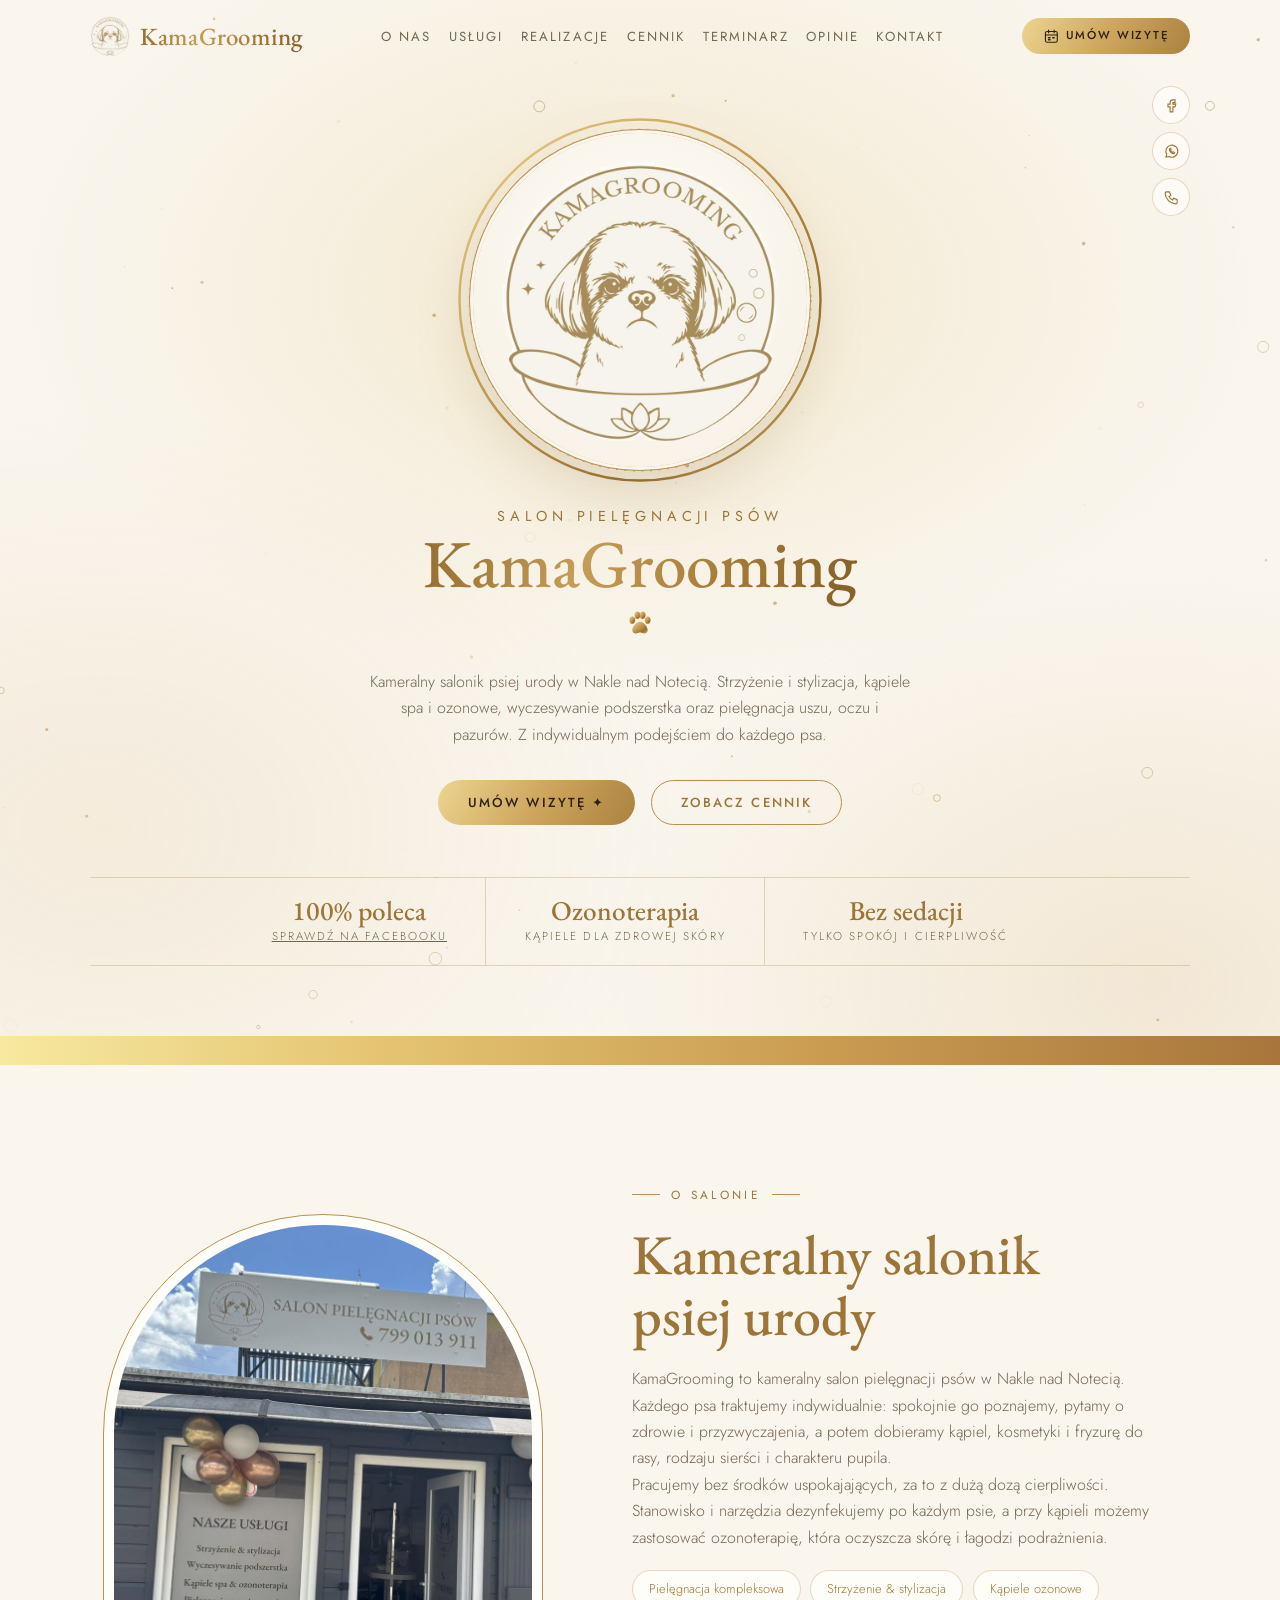
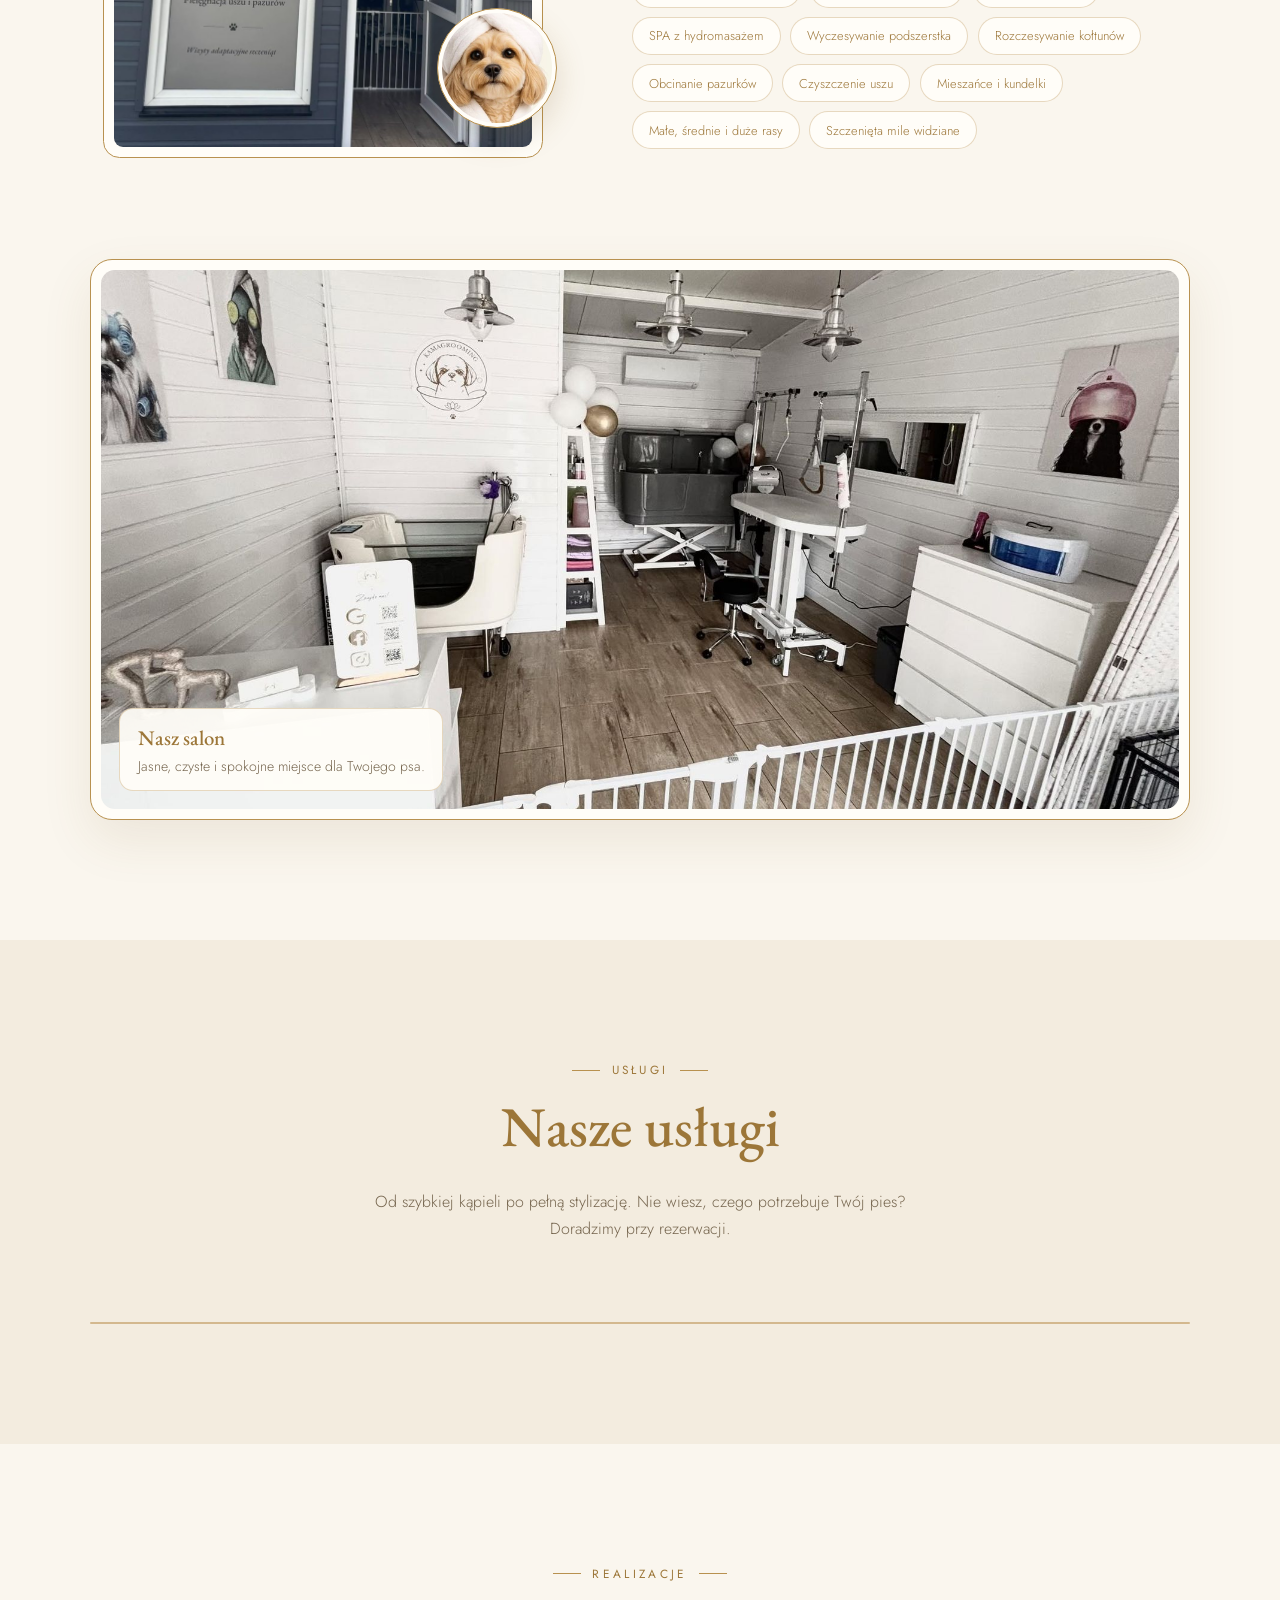
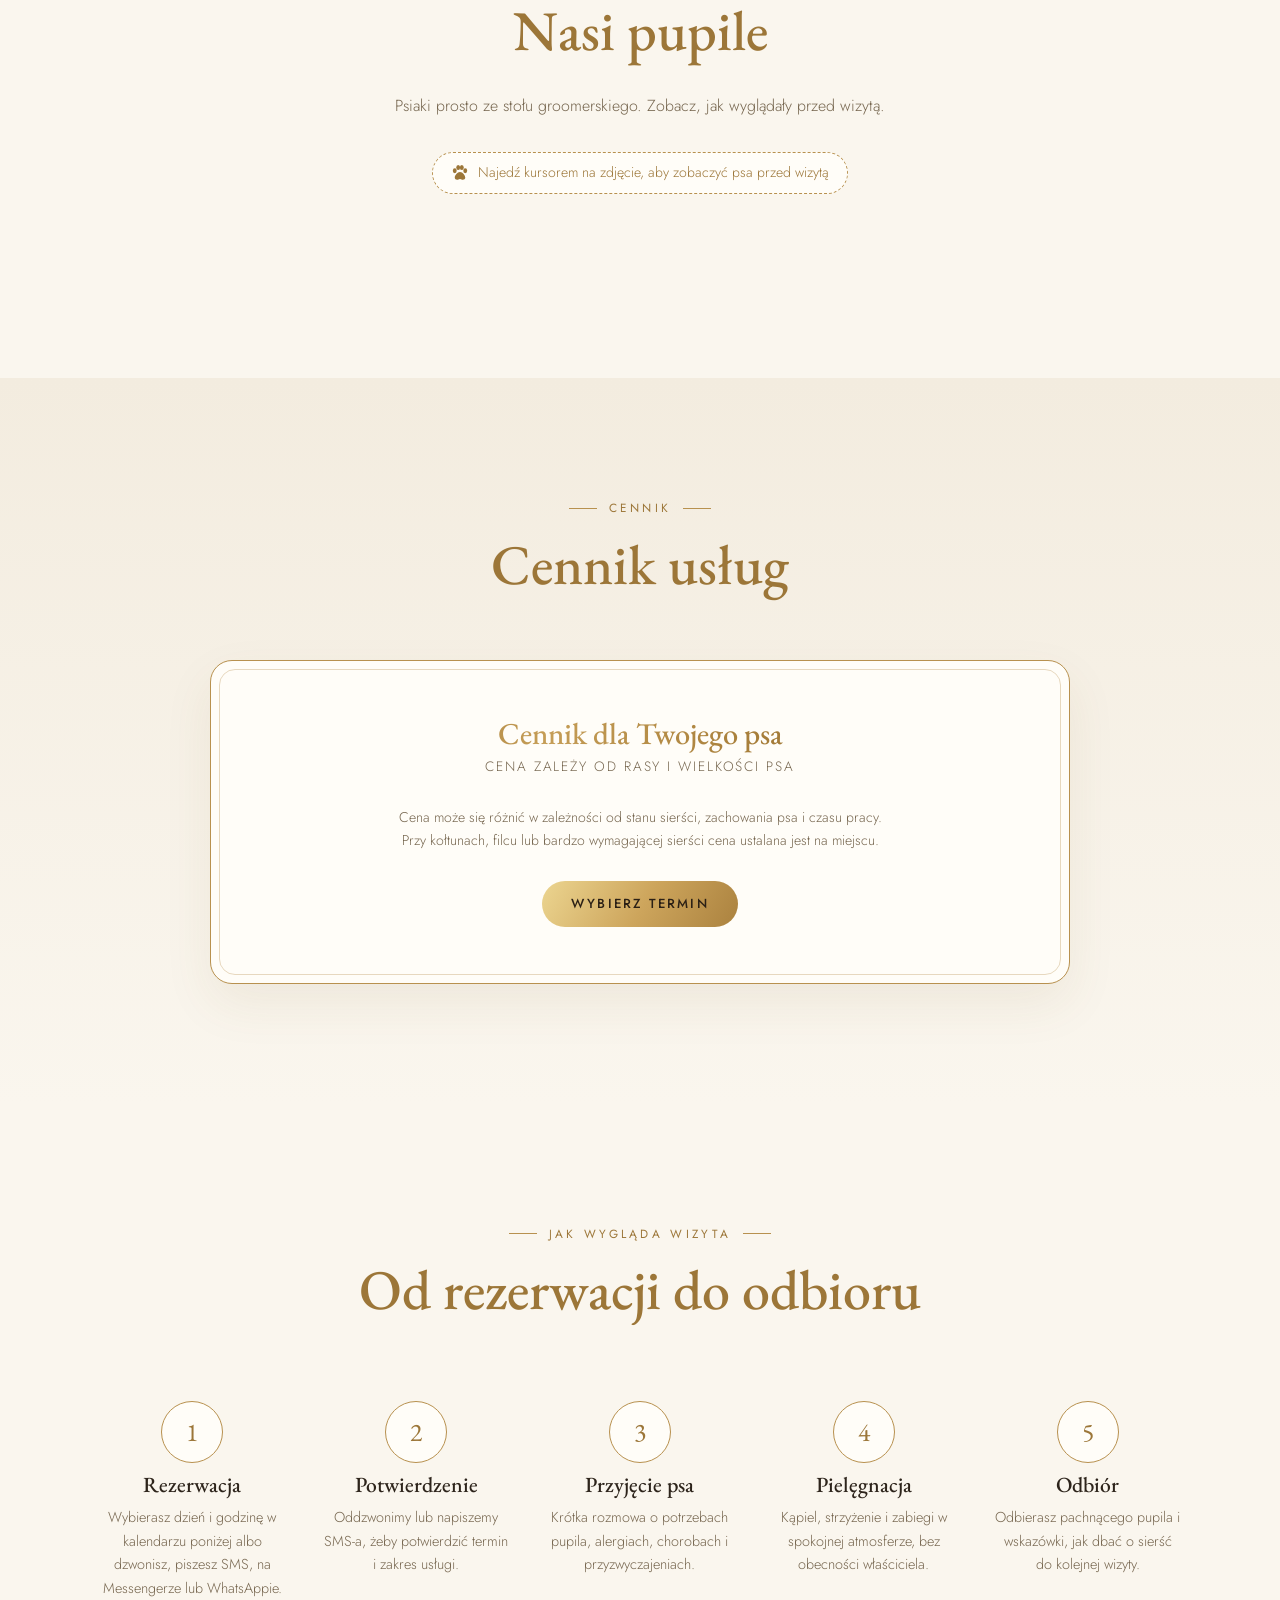
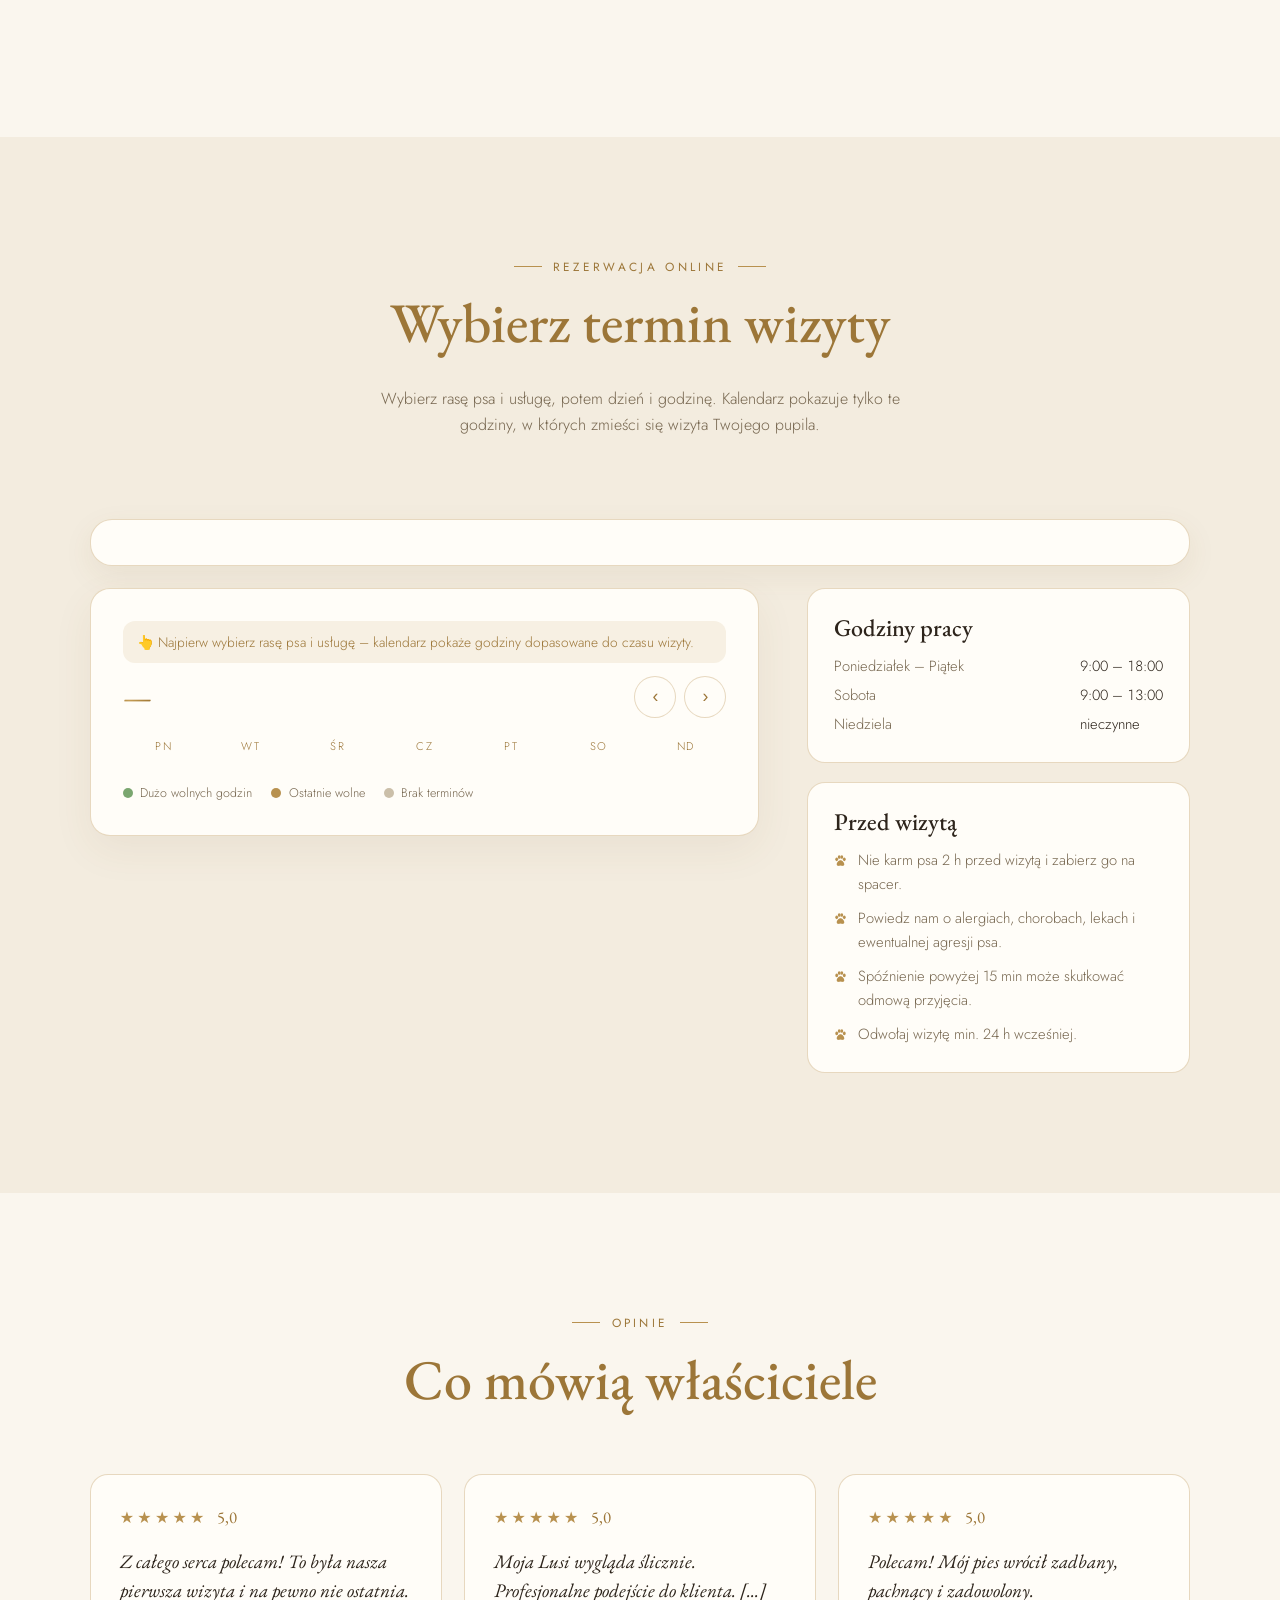
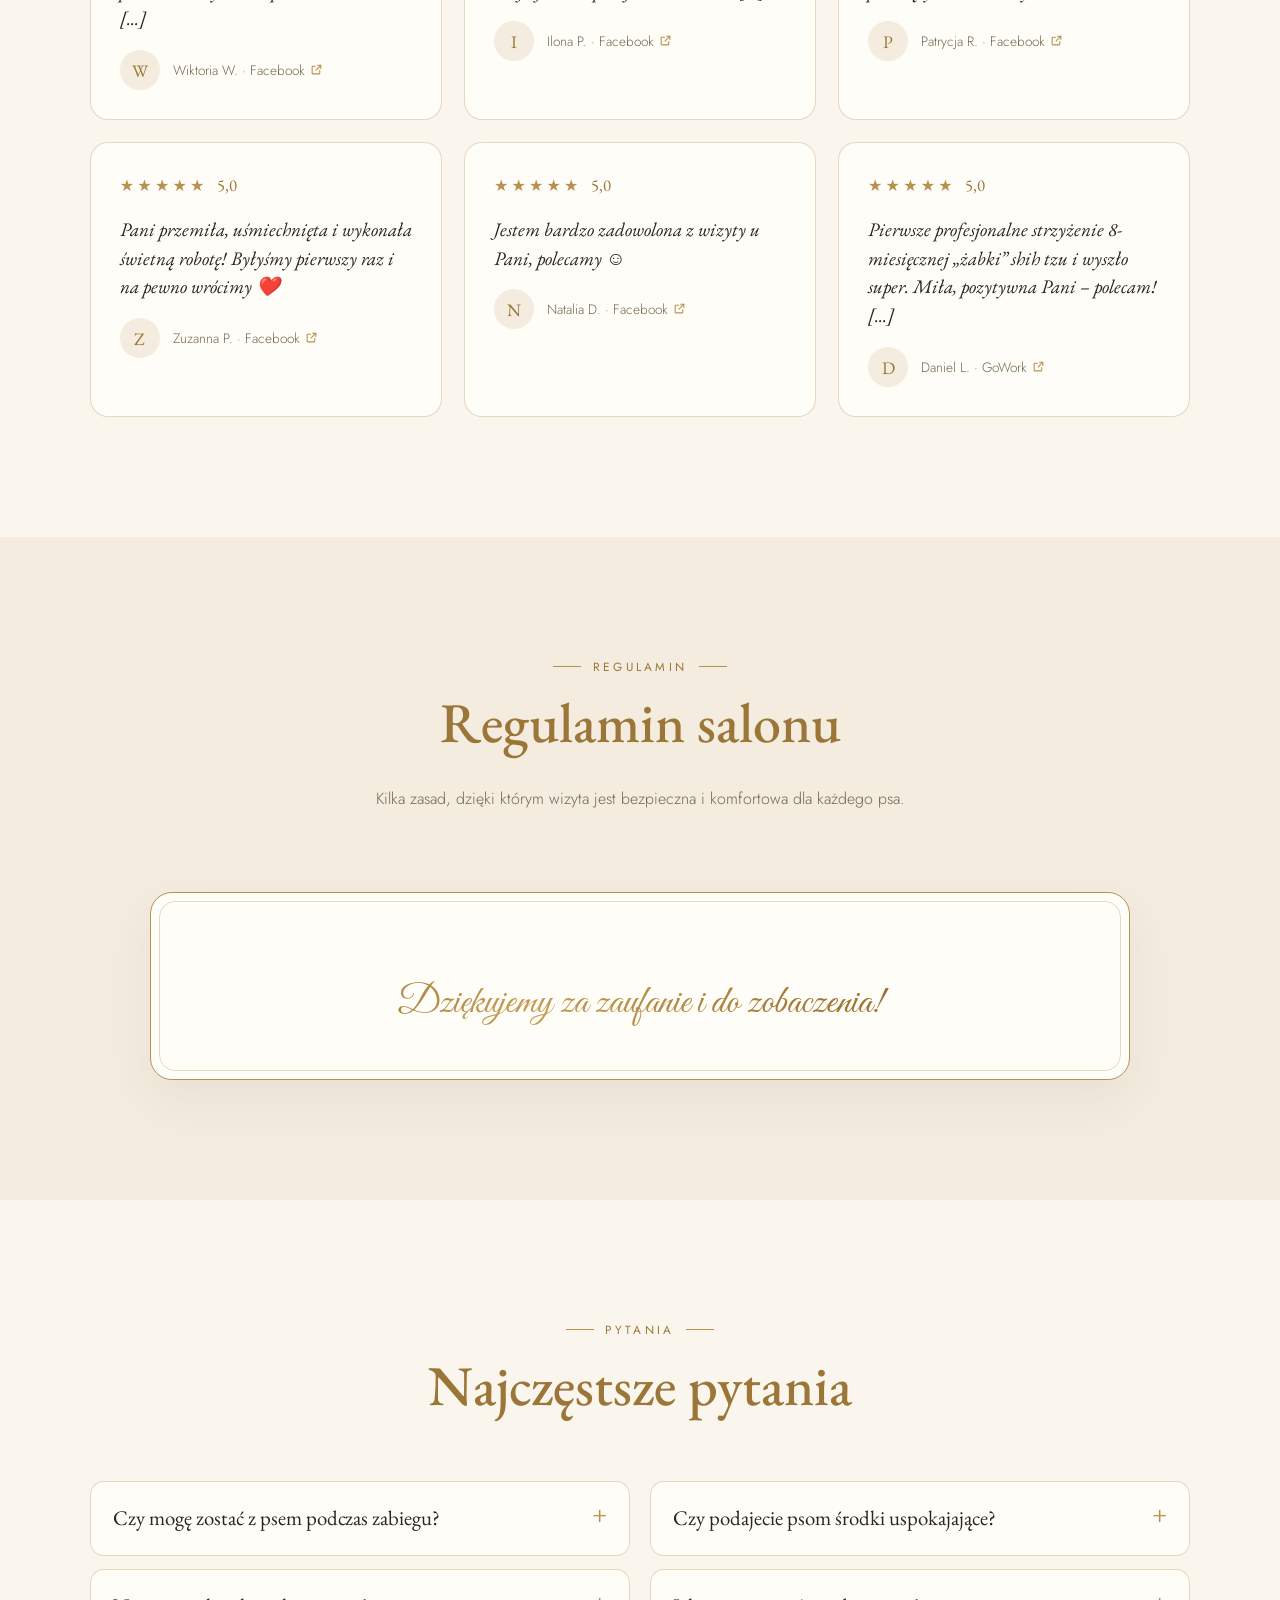
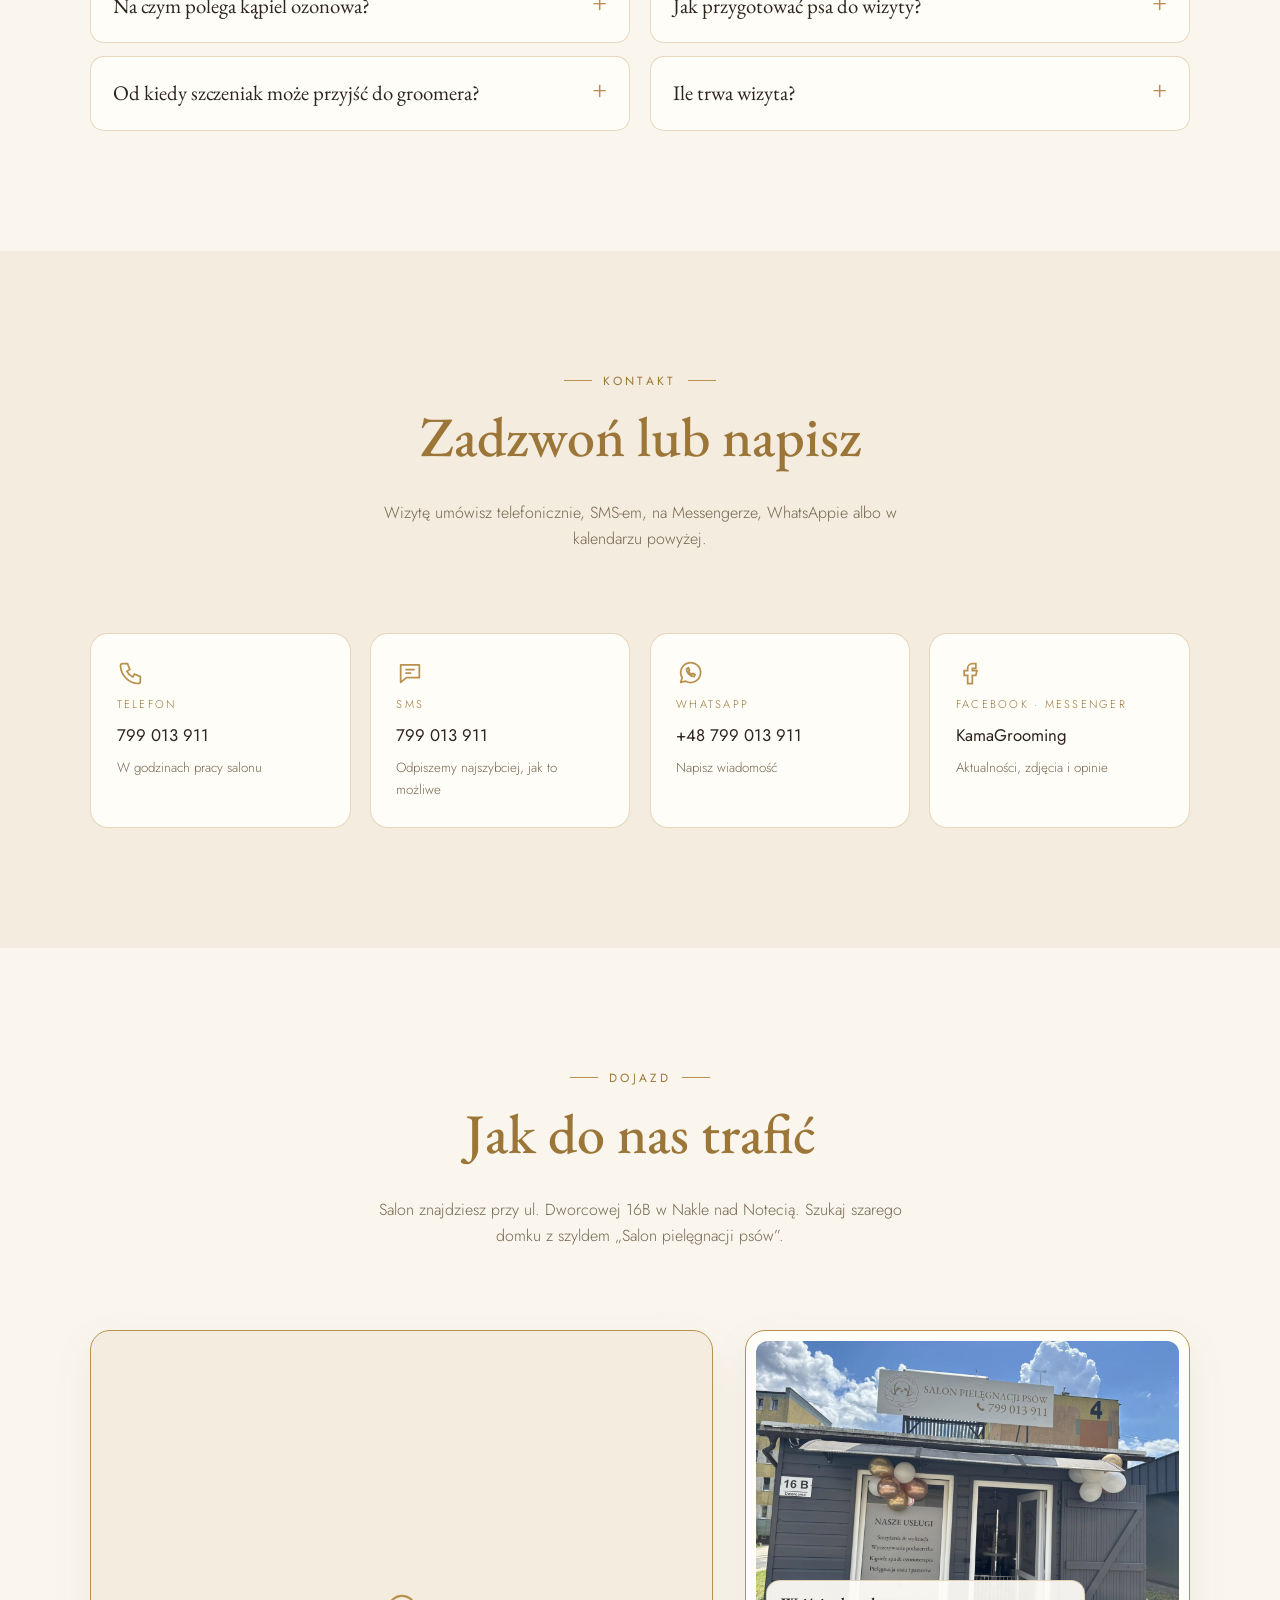
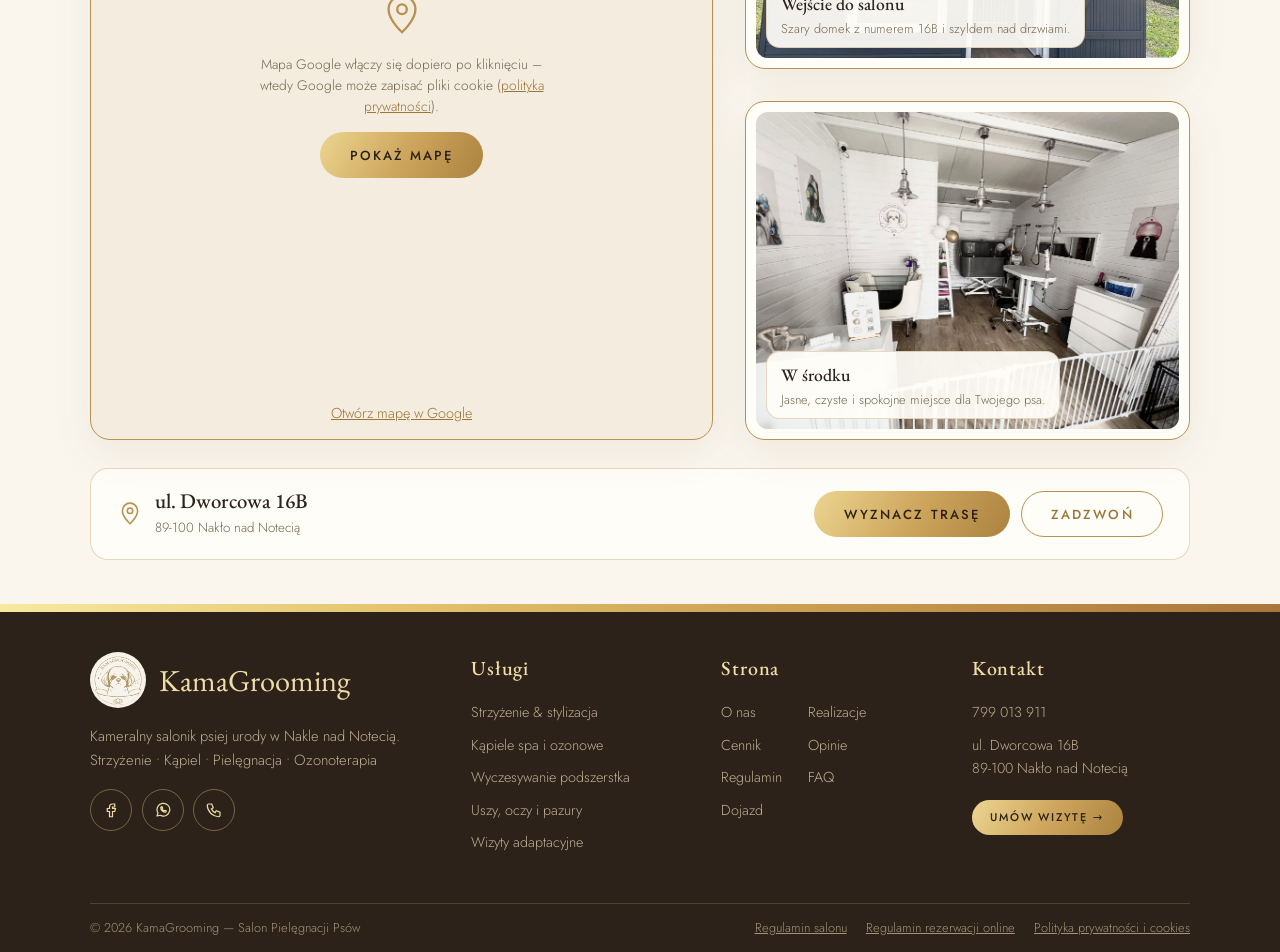
<file: template.html>
<!doctype html>
<html lang="pl">
<head>
<meta charset="utf-8">
<meta name="viewport" content="width=device-width,initial-scale=1,viewport-fit=cover">
<meta name="description" content="KamaGrooming – kameralny salon pielęgnacji psów w Nakle nad Notecią. Strzyżenie i stylizacja, kąpiele spa, ozonoterapia, wyczesywanie podszerstka, pielęgnacja uszu i pazurów. Rezerwacja online.">
<meta name="theme-color" content="#faf6ee">
<link rel="manifest" href="manifest.webmanifest">
<link rel="icon" type="image/png" sizes="32x32" href="ikony/favicon-32.png">
<link rel="apple-touch-icon" href="ikony/apple-touch-icon.png">
<meta name="apple-mobile-web-app-capable" content="yes">
<meta name="mobile-web-app-capable" content="yes">
<meta name="apple-mobile-web-app-status-bar-style" content="default">
<meta name="apple-mobile-web-app-title" content="KamaGrooming">
<meta property="og:title" content="KamaGrooming – Salon Pielęgnacji Psów, Nakło nad Notecią">
<meta property="og:description" content="Pielęgnacja z miłością. Usługi, cennik, realizacje i rezerwacja wizyt online.">
<meta property="og:image" content="img/og.jpg">
<title>KamaGrooming – Salon Pielęgnacji Psów</title>
<link rel="stylesheet" href="fonts/fonts.css">
<style>
:root{padding-top:env(safe-area-inset-top,0px);padding-bottom:env(safe-area-inset-bottom,0px)}
body{margin:0}[hidden],.is-off{display:none!important}
/* Layout: centered gold emblem hero → editorial sections alternating ivory panels, gold bubbles/paws as punctuation */
:root{
  --bg:#faf6ee; --bg2:#f3ecdf; --card:#fffdf8; --ink:#2d241b; --muted:#76664f;
  --gold:#b8914f; --gold-hi:#e3c886; --gold-lo:#8f6a2e; --gold-d:#9c7638;
  --line:rgba(184,145,79,.34); --ok:#7aa66f; --busy:#cbbfa9;
  --band:linear-gradient(90deg,#f7e9a0 0%,#e4c472 30%,#c99b51 65%,#a8763c 100%);
  --btn:linear-gradient(120deg,#ecd590,#cda55c 52%,#ab823f);
  --f-display:"EB Garamond", Garamond, "Times New Roman", serif;
  --f-script:"Great Vibes", "Brush Script MT", cursive;
  --f-body:"Jost", "Segoe UI", system-ui, sans-serif;
  --gutter:clamp(16px,4vw,40px); --max:1180px;
  color-scheme:light;
}
*{box-sizing:border-box}
html{scroll-behavior:smooth;scroll-padding-top:calc(72px + env(safe-area-inset-top,0px))}
section[id]{scroll-margin-top:calc(72px + env(safe-area-inset-top,0px))}
body{background:var(--bg);color:var(--ink);font-family:var(--f-body);font-weight:300;font-size:16px;line-height:1.65;overflow-x:hidden}
img{max-width:100%;display:block}
a{color:inherit}
:focus-visible{outline:2px solid var(--gold);outline-offset:3px}
.wrap{max-width:var(--max);margin:0 auto;padding-inline:var(--gutter)}
.gold-text{background:linear-gradient(100deg,#8a6429,#c59d56 38%,#a67d39 66%,#7d5a24);-webkit-background-clip:text;background-clip:text;color:transparent}
.script{font-family:var(--f-script);font-weight:400}
.logo-text strong.gold-text,.brand b.gold-text,.sig.gold-text,.f-brand .script.gold-text,.portrait .badge b,h3.gold-text,.thanks.gold-text{padding:.12em .45em .18em;margin:-.12em -.45em -.18em;-webkit-box-decoration-break:clone;box-decoration-break:clone}
h1,h2,h3{font-family:var(--f-display);font-weight:500;line-height:1.1;text-wrap:balance;margin:0}
h2{font-size:clamp(2.2rem,5vw,3.5rem);color:var(--gold-d)}
h2 em{font-style:normal;font-weight:inherit;color:inherit}
.eyebrow{display:inline-flex;align-items:center;gap:.7rem;font-size:.74rem;letter-spacing:.28em;text-transform:uppercase;color:var(--gold-d);font-weight:400}
.eyebrow::before,.eyebrow::after{content:"";width:28px;height:1px;background:var(--gold)}
.lead{color:var(--muted);max-width:60ch}
section{padding-block:clamp(72px,10vw,120px);position:relative}#dojazd{padding-bottom:clamp(28px,4vw,44px)}
.sec-head{display:grid;gap:1rem;justify-items:center;text-align:center;margin-bottom:clamp(40px,6vw,64px)}
.btn{display:inline-flex;align-items:center;gap:.6rem;padding:.95rem 1.8rem;border-radius:999px;font:500 .82rem/1 var(--f-body);letter-spacing:.16em;text-transform:uppercase;text-decoration:none;cursor:pointer;border:1px solid var(--gold);transition:transform .25s,box-shadow .25s,background .25s}
.btn-gold{background:var(--btn) border-box;background-origin:border-box;color:#2b2015;border-color:transparent}
.btn-gold:hover{transform:translateY(-2px);box-shadow:0 10px 26px rgba(168,118,60,.32)}
/* złoty połysk przechodzący przez przyciski co kilka sekund */
.btn-gold{position:relative;overflow:hidden;isolation:isolate}
.btn-gold::after{content:"";position:absolute;top:-20%;bottom:-20%;left:0;width:45%;z-index:1;pointer-events:none;
  background:linear-gradient(105deg,transparent 0%,rgba(255,250,230,.15) 30%,rgba(255,255,255,.75) 50%,rgba(255,250,230,.15) 70%,transparent 100%);
  transform:translateX(-160%) skewX(-18deg);animation:goldShine 4.2s ease-in-out infinite}
.btn-gold:hover::after{animation-duration:1.4s}
@keyframes goldShine{0%,62%{transform:translateX(-160%) skewX(-18deg)}88%,100%{transform:translateX(340%) skewX(-18deg)}}
.btn-ghost{background:transparent;color:var(--gold-d)}
.btn-ghost:hover{background:rgba(184,145,79,.1)}
.divider{display:flex;align-items:center;justify-content:center;gap:14px;margin:0 auto}

/* NAV */
.nav{position:fixed;inset-inline:0;top:0;z-index:50;padding-top:env(safe-area-inset-top,0px);transition:background .3s,box-shadow .3s}
.nav.scrolled{background:rgba(250,246,238,.94);backdrop-filter:blur(10px);box-shadow:0 1px 0 var(--line),0 6px 24px rgba(120,90,40,.06)}
.nav-in{display:flex;align-items:center;justify-content:space-between;gap:1rem;height:72px}
.brand{display:flex;align-items:center;gap:.6rem;text-decoration:none}
.brand img{width:40px;height:40px}
.brand b{font-family:var(--f-display);font-weight:500;font-size:1.55rem;line-height:1;letter-spacing:.01em}
.nav ul{display:flex;gap:1.6rem;list-style:none;margin:0;padding:0}.nav ul a{white-space:nowrap}
@media (max-width:1360px){.nav ul{gap:1.1rem}.nav ul a{letter-spacing:.1em}}
.nav ul a{text-decoration:none;font-size:.82rem;letter-spacing:.16em;text-transform:uppercase;color:var(--muted);transition:color .2s;font-weight:400}
.nav ul a:hover,.nav ul a.act{color:var(--gold-d)}
.nav-cta{display:inline-flex;align-items:center;gap:.55em}.cal-ic{width:1.45em;height:1.45em;flex:none;fill:none;stroke:currentColor;stroke-width:1.6;stroke-linecap:round;stroke-linejoin:round;margin:-.2em 0}
.nav ul a{position:relative}.nav ul a.act::after{content:"";position:absolute;left:0;right:0;bottom:-6px;height:1.5px;background:var(--btn);border-radius:2px}
.nav .btn{padding:.7rem 1.2rem;font-size:.72rem;white-space:nowrap}
.burger{display:none;background:var(--card);border:1px solid var(--line);border-radius:10px;width:44px;height:44px;color:var(--gold-d);cursor:pointer;font-size:1.1rem}
.mobile-menu{position:fixed;inset:0;z-index:60;background:var(--bg);display:grid;place-content:center;gap:1.3rem;text-align:center;padding:var(--gutter)}
.mobile-menu a{font-family:var(--f-display);font-size:1.9rem;text-decoration:none;color:var(--ink)}
.mobile-menu .close{position:absolute;top:calc(18px + env(safe-area-inset-top,0px));right:18px}
/* wstążka zawsze w jednej linii z logo, zakładki na środku */
.nav-in>nav{flex:1;display:flex;justify-content:center;min-width:0}
@media (max-width:1180px) and (min-width:821px){.nav ul{gap:clamp(.8rem,1.6vw,1.2rem)}.nav ul a{font-size:clamp(.78rem,.6rem + .4vw,.86rem);letter-spacing:.1em}.nav .btn{padding:.65rem 1.05rem;font-size:.7rem;letter-spacing:.12em}}
@media (max-width:1060px) and (min-width:821px){.brand b{display:none}}
/* telefon / bardzo wąskie okno: zakładki w drugim rzędzie (przewijane w bok, gdy się nie mieszczą) */
@media (max-width:820px){
  .nav-in{flex-wrap:wrap;height:auto;padding-top:8px;row-gap:0}
  .nav-in>nav{order:3;flex:0 0 auto;width:calc(100% + 2*var(--gutter));margin:6px calc(-1*var(--gutter)) 0;overflow-x:auto;scrollbar-width:none;border-top:1px solid var(--line);-webkit-overflow-scrolling:touch}
  .nav-in>nav::-webkit-scrollbar{display:none}
  .nav ul{display:flex;justify-content:center;gap:1.4rem;padding:.6rem var(--gutter);width:max-content;min-width:100%;margin:0 auto}
  .nav ul a{font-size:.72rem}
  .burger{display:none}
  html{scroll-padding-top:calc(112px + env(safe-area-inset-top,0px))}section[id]{scroll-margin-top:calc(112px + env(safe-area-inset-top,0px))}
  .hero{padding-top:calc(150px + env(safe-area-inset-top,0px))}
  .soc-hero{top:calc(126px + env(safe-area-inset-top,0px))}
}
@media (max-width:600px){
  .brand img{width:34px;height:34px}.brand b{font-size:1.3rem}
  .nav .btn{padding:.55rem .85rem;font-size:.62rem;letter-spacing:.1em}
  .nav ul{gap:1.1rem;justify-content:flex-start}.nav ul a{font-size:.68rem;letter-spacing:.12em}
}

/* HERO */
.hero{padding-top:calc(110px + env(safe-area-inset-top,0px));padding-bottom:70px;text-align:center;overflow:hidden;
  background:radial-gradient(ellipse 70% 55% at 50% 28%,rgba(227,200,134,.30),transparent 70%),radial-gradient(ellipse 45% 40% at 90% 95%,rgba(201,155,81,.16),transparent),radial-gradient(ellipse 45% 40% at 8% 80%,rgba(201,155,81,.12),transparent),var(--bg)}
.sparkles{position:absolute;inset:0;width:100%;height:100%;display:block;pointer-events:none}
.emblem{position:relative;width:min(380px,78vw);aspect-ratio:1;margin:0 auto 1.4rem}
.emblem .ring{position:absolute;inset:0}
.emblem{cursor:pointer;-webkit-tap-highlight-color:transparent}
.emblem.spin{animation:coin 1.9s cubic-bezier(.1,.7,.2,1)}
@keyframes coin{0%{transform:perspective(1000px) rotateY(0)}100%{transform:perspective(1000px) rotateY(1800deg)}}
.emblem .disc{position:absolute;inset:6%;z-index:1;border-radius:50%;overflow:hidden;background:radial-gradient(circle at 50% 40%,#fffdf8,#f6efe2);box-shadow:0 0 0 3px var(--bg),0 0 0 4px var(--gold),0 24px 60px rgba(120,86,36,.18)}
.emblem .disc img{position:absolute;inset:0;width:100%;height:100%;object-fit:contain}
.logo-text{display:grid;gap:.15rem;justify-items:center;margin:-.2rem auto 1.8rem}
.logo-text small{font-family:var(--f-body);font-weight:400;font-size:clamp(.74rem,2.6vw,.9rem);letter-spacing:.34em;text-transform:uppercase;color:var(--gold-d)}
.logo-text strong{font-family:var(--f-display);font-weight:500;font-size:clamp(2.7rem,9vw,4.2rem);line-height:1.1}
.logo-text .pawline{width:min(220px,58vw);margin-top:.2rem}
.emblem .sprig{position:absolute;width:34%;z-index:2}
.emblem .sprig.l{left:-19%;bottom:-4%}
.emblem .sprig.r{right:-19%;bottom:-4%;transform:scaleX(-1)}
.tag-script{font-family:var(--f-script);font-weight:400;font-size:clamp(2.3rem,6vw,3.3rem);line-height:1.2;margin:0;color:var(--gold-d)}
.hero p.lead{margin:1rem auto 2rem}
.hero-ctas{display:flex;flex-wrap:wrap;gap:1rem;justify-content:center}
.hero-facts{display:flex;flex-wrap:wrap;justify-content:center;gap:0;margin-top:3.2rem;border-block:1px solid var(--line)}
.hero-facts div{padding:1.2rem clamp(1rem,3vw,2.4rem);display:grid;gap:.2rem}
.hero-facts div+div{border-left:1px solid var(--line)}
.hero-facts b{font-family:var(--f-display);font-size:1.7rem;font-weight:500;color:var(--gold-d);line-height:1}
.hero-facts span{font-size:.72rem;letter-spacing:.18em;text-transform:uppercase;color:var(--muted)}
@media (max-width:560px){.hero-facts div+div{border-left:0;border-top:1px solid var(--line)}.hero-facts div{width:100%}}

/* MARQUEE (złoty pas jak na plakacie) */
.marquee{overflow:hidden;background:var(--band);color:#2f2416;padding-block:.9rem}
.marquee-track{display:flex;gap:2.4rem;width:max-content;animation:mq 42s linear infinite}
.marquee span{font-family:var(--f-display);font-size:1.25rem;font-weight:500;letter-spacing:.06em;white-space:nowrap;display:inline-flex;align-items:center;gap:2.4rem}
.marquee span::after{content:"";width:16px;height:14px;background:currentColor;opacity:.75;-webkit-mask:var(--paw) center/contain no-repeat;mask:var(--paw) center/contain no-repeat}
:root{--paw:url("data:image/svg+xml,%3Csvg xmlns='http://www.w3.org/2000/svg' viewBox='0 0 24 22'%3E%3Cellipse cx='5' cy='8' rx='2.6' ry='3.3'/%3E%3Cellipse cx='9.6' cy='3.6' rx='2.6' ry='3.4'/%3E%3Cellipse cx='14.4' cy='3.6' rx='2.6' ry='3.4'/%3E%3Cellipse cx='19' cy='8' rx='2.6' ry='3.3'/%3E%3Cpath d='M12 9.5c-3.6 0-7 4.6-7 7.6 0 2.6 2.4 3.4 4.2 2.8 1.2-.4 1.9-.8 2.8-.8s1.6.4 2.8.8c1.8.6 4.2-.2 4.2-2.8 0-3-3.4-7.6-7-7.6z'/%3E%3C/svg%3E")}
@keyframes mq{to{transform:translateX(-50%)}}

/* ABOUT */
.about-grid{display:grid;grid-template-columns:minmax(0,5fr) minmax(0,6fr);gap:clamp(32px,6vw,80px);align-items:stretch}
.portrait{position:relative;max-width:440px;justify-self:center;width:100%;align-self:center}
.portrait .frame{border-radius:240px 240px 18px 18px;overflow:hidden;border:1px solid var(--gold);padding:10px;background:var(--card)}
.portrait .ph{border-radius:230px 230px 10px 10px;aspect-ratio:4/5;overflow:hidden;background:#f5f1e4}
.portrait .ph img{width:100%;height:100%;object-fit:cover;object-position:50% 20%}
.portrait .badge{position:absolute;right:-14px;bottom:30px;background:var(--card);border:1px solid var(--gold);border-radius:50%;width:120px;height:120px;display:grid;place-content:center;text-align:center;box-shadow:0 12px 30px rgba(120,86,36,.18)}
.portrait .badge b{font-family:var(--f-script);font-weight:400;font-size:1.7rem;line-height:1;color:var(--gold-d);white-space:nowrap}
.portrait .badge.pic{display:block;padding:4px;overflow:hidden}.portrait .badge.pic img{width:100%;height:100%;border-radius:50%;object-fit:cover}
.portrait .badge span{font-size:.6rem;letter-spacing:.2em;text-transform:uppercase;color:var(--muted)}
.portrait .deco{position:absolute;left:-34px;top:-14px;width:120px}
.about-copy{display:grid;gap:1.2rem;align-content:center;grid-template-rows:auto auto auto auto auto 1fr}
.about-copy p{margin:0;color:var(--muted);max-width:58ch}
.about-copy .sig{font-family:var(--f-script);font-size:2.6rem;line-height:1;justify-self:start;align-self:center}
.chips{display:flex;flex-wrap:wrap;gap:.6rem}
.chip{border:1px solid var(--line);border-radius:999px;padding:.45rem 1rem;font-size:.8rem;color:var(--gold-d);background:var(--card)}
.salon-pic{position:relative;margin:clamp(40px,6vw,72px) 0 0;border:1px solid var(--gold);border-radius:22px;padding:10px;background:var(--card);box-shadow:0 20px 50px rgba(120,86,36,.1)}
.salon-pic img{width:100%;height:auto;aspect-ratio:16/8;object-fit:cover;object-position:50% 62%;border-radius:14px}
.salon-pic figcaption{position:absolute;left:28px;bottom:28px;background:rgba(255,253,248,.93);border:1px solid var(--line);border-radius:14px;padding:.75rem 1.1rem;font-size:.88rem;color:var(--muted)}
.salon-pic figcaption b{display:block;font-family:var(--f-display);font-weight:500;font-size:1.3rem;color:var(--gold-d)}
@media (max-width:640px){.salon-pic img{aspect-ratio:4/3}.salon-pic figcaption{position:static;margin-top:10px;border:0;padding:.2rem .4rem}}
@media (max-width:860px){.about-copy{grid-template-rows:none}.about-grid{grid-template-columns:1fr}.portrait .badge{right:0}}

/* SERVICES */
.services{background:var(--bg2)}
.svc-grid{display:grid;grid-template-columns:repeat(3,minmax(0,1fr));gap:1px;background:var(--line);border:1px solid var(--line);border-radius:18px;overflow:hidden}
.svc{background:var(--card);padding:2.2rem 1.8rem;display:grid;gap:.8rem;align-content:start;transition:background .3s}
.svc:hover{background:#fffaf0}
/* kafelki usług reagują na mysz: lekko się przechylają w stronę kursora, złoty refleks, ikonka ożywa */
.svc{position:relative;transition:transform .35s cubic-bezier(.2,.8,.3,1),box-shadow .35s,background .3s;will-change:transform}
.svc::after{content:"";position:absolute;inset:0;pointer-events:none;opacity:0;transition:opacity .3s;background:radial-gradient(circle at var(--gx,50%) var(--gy,50%),rgba(236,210,140,.28),transparent 55%)}
.svc.tilt{z-index:2;box-shadow:0 18px 40px rgba(120,86,36,.16);transition:transform .08s linear,box-shadow .35s,background .3s}
.svc.tilt::after{opacity:1}
.svc .ic{transition:transform .4s cubic-bezier(.3,1.6,.5,1)}
@media (hover:hover){.svc:hover .ic{transform:scale(1.14) rotate(-6deg);animation:icPlay 1.1s ease-in-out .1s}}
@keyframes icPlay{0%,100%{transform:scale(1.14) rotate(-6deg)}25%{transform:scale(1.18) rotate(8deg)}50%{transform:scale(1.12) rotate(-10deg)}75%{transform:scale(1.16) rotate(4deg)}}
.svc .ic{width:52px;height:52px;color:var(--gold)}
.svc h3{font-size:1.65rem;color:var(--ink)}
.svc p{margin:0;color:var(--muted);font-size:.95rem}
.svc ul{margin:0;padding:0;list-style:none;display:grid;gap:.25rem;font-size:.88rem;color:var(--muted)}
.svc li::before{content:"✓ ";color:var(--gold-d);font-weight:500}
.svc .from{font-size:.78rem;letter-spacing:.16em;text-transform:uppercase;color:var(--gold-d);font-weight:400}
@media (max-width:900px){.svc-grid{grid-template-columns:repeat(2,minmax(0,1fr))}}
@media (max-width:560px){.svc-grid{grid-template-columns:1fr}}

/* REALIZACJE — przed / po */
.ba-hint{display:inline-flex;align-items:center;gap:.6rem;margin:0 auto;padding:.55rem 1.1rem;border:1px dashed var(--gold);border-radius:999px;font-size:.88rem;color:var(--gold-d);background:var(--card)}
.ba-hint svg{width:18px;height:18px;flex:none}
.ba-hint .t{display:none}
@media (hover:none),(pointer:coarse){.ba-hint .m{display:none}.ba-hint .t{display:inline}}
.touch .ba-hint .m{display:none}.touch .ba-hint .t{display:inline}
.dogs{display:grid;grid-template-columns:repeat(4,minmax(0,1fr));gap:clamp(12px,1.8vw,22px)}
@media (max-width:980px){.dogs{grid-template-columns:repeat(3,minmax(0,1fr))}}
@media (max-width:640px){.dogs{grid-template-columns:repeat(2,minmax(0,1fr))}}
.dog{padding:0;border:0;background:none;font:inherit;color:inherit;text-align:center;cursor:zoom-in;display:grid;gap:.55rem;-webkit-touch-callout:none;-webkit-user-select:none;user-select:none}
.dog .ph{position:relative;display:block;aspect-ratio:3/4;border-radius:16px;overflow:hidden;border:1px solid var(--line);background:#efe7d8;box-shadow:0 8px 22px rgba(120,86,36,.08);transition:transform .3s,box-shadow .3s,border-color .3s}
.dog .ph img{position:absolute;inset:0;width:100%;height:100%;object-fit:cover;pointer-events:none;-webkit-user-drag:none}
.dog .ph .b{opacity:0;transition:opacity .35s ease}
.dog .tag{position:absolute;left:10px;top:10px;padding:.28rem .75rem;border-radius:999px;background:rgba(255,253,248,.9);border:1px solid var(--line);font-size:.66rem;letter-spacing:.2em;text-transform:uppercase;color:var(--gold-d);font-weight:500}
.dog .tag .pr{display:none}
.dog .nm{font-family:var(--f-display);font-size:1.3rem;line-height:1.1;display:inline-flex;align-items:center;justify-content:center;gap:.4rem;color:var(--ink)}
.dog .nm svg{width:14px;height:14px;color:var(--gold)}
@media (hover:hover){.dog:hover .ph{transform:translateY(-3px);box-shadow:0 16px 34px rgba(120,86,36,.16);border-color:var(--gold)}.dog:hover .b{opacity:1}.dog:hover .tag .po{display:none}.dog:hover .tag .pr{display:inline}}
.dog.hold .b{opacity:1}.dog.hold .tag .po{display:none}.dog.hold .tag .pr{display:inline}.dog.hold .ph{border-color:var(--gold)}
.more{display:flex;justify-content:center;margin-top:2.2rem}
.lb{position:fixed;inset:0;z-index:85;background:rgba(36,28,20,.92);display:grid;place-items:center;padding:var(--gutter)}
.lb .stage{position:relative;-webkit-touch-callout:none;user-select:none}
.lb img{max-height:78vh;width:auto;max-width:100%;border-radius:12px;border:1px solid var(--gold)}
.lb img.b2{position:absolute;inset:0;width:100%;height:100%;object-fit:cover;opacity:0;transition:opacity .3s}
.lb.before img.b2{opacity:1}
.lb .x{position:absolute;top:calc(16px + env(safe-area-inset-top,0px));right:16px}
.lb .pv,.lb .nx{position:absolute;top:50%;transform:translateY(-50%)}
.lb .pv{left:12px}.lb .nx{right:12px}
.lb .icon-btn{background:rgba(255,253,248,.12);color:#f3e2b8;border-color:rgba(227,200,134,.5)}
.lb .bar{position:absolute;bottom:calc(14px + env(safe-area-inset-bottom,0px));left:50%;transform:translateX(-50%);display:flex;align-items:center;gap:1rem;color:#e9dcc3;font-size:.85rem;white-space:nowrap}
.lb .bar b{font-family:var(--f-display);font-weight:500;font-size:1.35rem;color:#f3e2b8}
.lb .tog{background:none;border:1px solid rgba(227,200,134,.6);color:#f3e2b8;border-radius:999px;padding:.45rem 1rem;font:500 .72rem var(--f-body);letter-spacing:.16em;text-transform:uppercase;cursor:pointer}
.lb .cnt{font-variant-numeric:tabular-nums;letter-spacing:.14em;color:#b9a98f}

.certs-sec{padding-top:0}
.cert-grid{display:flex;flex-wrap:wrap;justify-content:center;gap:clamp(14px,2vw,22px);max-width:1000px;margin:0 auto}
.cert{flex:0 1 calc((100% - 2*clamp(14px,2vw,22px))/3);padding:0;border:1px solid var(--line);border-radius:14px;background:var(--card);cursor:zoom-in;overflow:hidden;display:flex;flex-direction:column;color:var(--ink);font:inherit;text-align:center;transition:border-color .3s,transform .3s}
.cert:hover{border-color:var(--gold);transform:translateY(-3px)}
.cert .cimg{display:block;aspect-ratio:4/3;background:#fff;padding:10px}
.cert img{width:100%;height:100%;object-fit:contain}
.cert .ct{padding:.8rem 1rem;font-size:.9rem;color:var(--muted)}
@media (max-width:860px){.cert{flex-basis:calc((100% - clamp(14px,2vw,22px))/2)}}
@media (max-width:520px){.cert{flex-basis:100%}}

/* PRICING */
.pricing{background:linear-gradient(180deg,var(--bg2),var(--bg))}
.price-board{max-width:860px;margin:0 auto;border:1px solid var(--gold);border-radius:22px;padding:clamp(24px,5vw,56px);background:var(--card);position:relative;box-shadow:0 20px 50px rgba(120,86,36,.08)}
.price-board::before{content:"";position:absolute;inset:8px;border:1px solid var(--line);border-radius:16px;pointer-events:none}
.price-board .corner{position:absolute;width:74px}
.price-board .corner.tl{top:-28px;left:-24px}
.price-board .corner.br{bottom:-28px;right:-24px;transform:rotate(180deg)}
.pb-head{display:grid;grid-template-columns:1fr 6.2rem 6.2rem;gap:1rem;padding-bottom:.8rem;border-bottom:1px solid var(--gold);font-size:.7rem;letter-spacing:.2em;text-transform:uppercase;color:var(--gold-d)}
.pb-head span:not(:first-child){text-align:right}
.pb-sub{text-align:center;margin-bottom:1.6rem;display:grid;gap:.3rem}
.pb-sub h3{font-size:1.9rem}
.pb-sub span{color:var(--muted);font-size:.85rem;letter-spacing:.14em;text-transform:uppercase}
.row{display:grid;grid-template-columns:1fr 6.2rem 6.2rem;gap:1rem;align-items:baseline;padding:.85rem 0;border-bottom:1px dashed rgba(184,145,79,.3)}
.row .n{font-family:var(--f-display);font-size:1.3rem;font-weight:500}
.row .n small{display:block;font-family:var(--f-body);font-size:.8rem;color:var(--muted);font-weight:300}
.row .p{font-family:var(--f-display);font-size:1.25rem;color:var(--gold-d);font-variant-numeric:tabular-nums;text-align:right;white-space:nowrap}
.row .p.dim{color:var(--busy)}
.pb-extra{margin-top:2rem}
.pb-extra h4{font-family:var(--f-display);font-weight:500;font-size:1.2rem;letter-spacing:.14em;text-transform:uppercase;color:var(--gold-d);margin:0 0 .4rem}
.pb-extra .row{grid-template-columns:1fr auto}
.pb-foot{margin-top:1.8rem;text-align:center;color:var(--muted);font-size:.88rem}
.pb-cta{text-align:center;margin-top:1.8rem}

/* PROCESS */
.steps{display:grid;grid-template-columns:repeat(5,minmax(0,1fr));gap:1.2rem}
.step{text-align:center;display:grid;gap:.6rem;justify-items:center;align-content:start;padding:1rem .6rem}
.step .num{width:62px;height:62px;border-radius:50%;border:1px solid var(--gold);display:grid;place-items:center;font-family:var(--f-display);font-size:1.6rem;color:var(--gold-d);background:var(--card)}
.step h3{font-size:1.35rem}
.step p{margin:0;color:var(--muted);font-size:.9rem}
@media (max-width:900px){.steps{grid-template-columns:repeat(2,minmax(0,1fr))}}
@media (max-width:520px){.steps{grid-template-columns:1fr}}

/* BOOKING */
.booking{background:var(--bg2)}
.book-grid{display:grid;grid-template-columns:minmax(0,7fr) minmax(0,4fr);gap:clamp(24px,4vw,48px);align-items:start}
.cal{background:var(--card);border:1px solid var(--line);border-radius:20px;padding:clamp(16px,3vw,32px);box-shadow:0 14px 40px rgba(120,86,36,.07)}
.cal-top{display:flex;align-items:center;justify-content:space-between;gap:1rem;margin-bottom:1.2rem}
.cal-top h3{font-size:1.9rem;text-transform:capitalize}
.cal-nav{display:flex;gap:.5rem}
.icon-btn{width:42px;height:42px;border-radius:50%;border:1px solid var(--line);background:var(--card);color:var(--gold-d);cursor:pointer;font-size:1.1rem;transition:background .2s}
.icon-btn:hover:not(:disabled){background:rgba(184,145,79,.12)}
.icon-btn:disabled{opacity:.3;cursor:not-allowed}
.dow,.days{display:grid;grid-template-columns:repeat(7,minmax(0,1fr));gap:6px}
.dow span{text-align:center;font-size:.7rem;letter-spacing:.16em;text-transform:uppercase;color:var(--gold-d);padding-bottom:.5rem}
.day{aspect-ratio:1;border-radius:12px;border:1px solid var(--line);background:#fbf6ec;color:var(--ink);font:400 1rem var(--f-body);cursor:pointer;display:grid;place-items:center;position:relative;transition:transform .15s,border-color .2s,background .2s;padding:0}
.day:hover:not(:disabled){border-color:var(--gold);transform:translateY(-2px)}
.day .dot{position:absolute;bottom:14%;left:8%;right:8%;display:flex;flex-wrap:wrap;justify-content:center;gap:3px}
.day .dot i{width:5px;height:5px;border-radius:50%;background:var(--ok)}
.day.few .dot i{background:var(--gold)}
.day.full{background:transparent;border-color:rgba(0,0,0,.04);color:var(--busy);cursor:pointer;text-decoration:line-through}.day.full:disabled{cursor:not-allowed}
.day:disabled{cursor:not-allowed}
.day.off{background:transparent;border-color:transparent;color:rgba(118,102,79,.35)}
.day.empty{visibility:hidden}
.day.today{box-shadow:inset 0 0 0 1px var(--gold)}
.day.sel{background:var(--btn) border-box;color:#2b2015;font-weight:500;border-color:transparent}
.legend{display:flex;flex-wrap:wrap;gap:1.2rem;margin-top:1.2rem;font-size:.78rem;color:var(--muted)}
.legend span{display:inline-flex;align-items:center;gap:.45rem}
.legend i{width:10px;height:10px;border-radius:50%}
.book-side{display:grid;gap:1.2rem}
/* rasa psa + usługa (cennik i rezerwacja) */
.dog-card{background:var(--card);border:1px solid var(--line);border-radius:22px;padding:1.4rem 1.5rem;margin:0 auto 1.4rem;box-shadow:0 10px 30px rgba(120,90,40,.08)}
.dp-row{display:grid;grid-template-columns:1.4fr 1fr;gap:1rem}
.dp-field .lbl{display:block;margin-bottom:.4rem}
.dp-in{position:relative}
.dp .dp-q,.dp .dp-svc{width:100%;padding:.85rem 2.6rem .85rem 1rem;border:1px solid var(--line);border-radius:12px;background:#fff;font:inherit;font-size:16px;color:var(--ink)}
.dp .dp-svc{padding-right:1rem}
.dp .dp-q:focus,.dp .dp-svc:focus{outline:2px solid rgba(184,145,79,.45);border-color:var(--gold)}
.dp-all{position:absolute;right:.35rem;top:50%;transform:translateY(-50%);width:2.1rem;height:2.1rem;border:0;background:transparent;color:var(--gold-d);font-size:1.1rem;cursor:pointer;border-radius:8px}
.dp-sug{position:absolute;z-index:30;left:0;right:0;top:calc(100% + 6px);margin:0;padding:.35rem;list-style:none;background:#fff;border:1px solid var(--line);border-radius:14px;box-shadow:0 18px 40px rgba(60,40,10,.18);max-height:300px;overflow:auto}
.dp-sug li{display:flex;justify-content:space-between;gap:.8rem;align-items:center;padding:.6rem .75rem;border-radius:10px;cursor:pointer;font-size:.95rem}
.dp-sug li small{color:var(--muted);font-size:.75rem;white-space:nowrap}
.dp-sug li:hover,.dp-sug li.act{background:rgba(184,145,79,.12)}
.dp-sug li.other{color:var(--gold-d);font-style:normal;border-top:1px dashed var(--line);margin-top:.2rem}
.dp-size{margin-top:1rem}.dp-size p{margin:0 0 .5rem;font-size:.9rem;color:var(--gold-d)}.dp-size p.lab{font-size:.8rem;letter-spacing:.12em;text-transform:uppercase}
.sizes.three{grid-template-columns:repeat(3,1fr);margin-bottom:0}
.dp-add{display:flex;align-items:center;gap:.6rem;margin-top:1rem;font-size:.92rem;cursor:pointer}.dp-add input{width:20px;height:20px;accent-color:var(--gold)}.dp-add b{color:var(--gold-d);font-weight:500}
.dp-sum{display:flex;flex-wrap:wrap;gap:.4rem 1.2rem;align-items:center;margin:1.1rem 0 0;padding:.8rem 1rem;border-radius:12px;background:rgba(184,145,79,.1);font-size:.92rem}
.dp-sum b{font-weight:500;color:var(--gold-d)}
.cal-hint{margin:0 0 .8rem;padding:.6rem .85rem;border-radius:12px;background:rgba(184,145,79,.12);color:var(--gold-d);font-size:.86rem}
.pp-pick{max-width:420px;margin:0 auto 1.2rem}.pp-pick .dp-row{grid-template-columns:1fr}.pp-pick .lbl{display:block;text-align:center}.pp-pick .dp-size p{text-align:center}
.pb-list .row.add .p{color:var(--gold-d)}
.pb-for{text-align:center;margin:0 0 .6rem;font-size:.9rem;color:var(--muted)}.pb-for b{color:var(--ink);font-weight:500}
.pb-empty{display:grid;justify-items:center;gap:.6rem;padding:1.6rem 1rem;text-align:center;color:var(--muted)}.pb-empty svg{width:34px;height:32px;fill:var(--gold);opacity:.7}.pb-empty p{margin:0;max-width:360px}
.pb-list .row{grid-template-columns:minmax(0,1fr) auto!important}
.dp-coat{margin-top:.9rem}.dp-coat>p{font-size:.8rem;letter-spacing:.12em;text-transform:uppercase;color:var(--gold-d);margin:0 0 .5rem}.coats{display:grid;grid-template-columns:repeat(3,minmax(0,1fr));gap:.5rem}.coats .size{text-align:center;padding:.7rem .5rem;min-height:0;display:flex;align-items:center;justify-content:center}.pp-pick .dp-coat>p,.pp-pick .dp-coat-n{text-align:center}.dp-coat-n{display:block;margin-top:.5rem;color:var(--muted);font-size:.78rem}
.pb-list .row.sub .n,#priceBox .row.sub .n{padding-left:1.1rem;font-size:1rem}#priceBox .row.sub{padding-top:.55rem;padding-bottom:.55rem}
@media(max-width:560px){.coats{grid-template-columns:1fr}}
.pb-foot em{font-style:normal;font-weight:600;color:var(--gold-d)}
.pb-all{border:0;background:none;padding:0;font:inherit;color:var(--gold-d);text-decoration:underline;cursor:pointer}
.t3 .r3{display:grid;grid-template-columns:minmax(0,1.6fr) repeat(3,minmax(0,1fr));gap:.6rem;align-items:baseline;padding:1rem 0;border-bottom:1px dashed var(--line)}
.t3 .r3.h{padding:.4rem 0 .7rem;border-bottom:1px solid var(--line);font-size:.72rem;letter-spacing:.14em;text-transform:uppercase;color:var(--gold-d);align-items:end}
.t3 .r3.h span{text-align:right}.t3 .r3.h small{display:block;letter-spacing:0;text-transform:none;font-size:.72rem;color:var(--muted);margin-top:.2rem}
.t3 .n{font-family:var(--f-display);font-size:1.2rem;color:var(--ink)}.t3 .n small{display:block;font-family:var(--f-body);font-size:.78rem;color:var(--muted);margin-top:.25rem}
.t3 .p{text-align:right;font-family:var(--f-display);font-size:1.15rem;color:var(--gold-d);white-space:nowrap}
.t3 .r3.add .p{font-size:1.05rem}.t3 .p.na{visibility:hidden}
@media(max-width:640px){.t3 .r3.h{display:none}.t3 .r3{grid-template-columns:repeat(3,1fr);gap:.3rem .5rem}.t3 .n{grid-column:1/-1;font-size:1.1rem}
.t3 .p{text-align:center;font-size:1rem;padding:.35rem .2rem;border-radius:10px;background:rgba(184,145,79,.08)}.t3 .p.na{display:none}.t3 .p::before{content:attr(data-l);display:block;font-family:var(--f-body);font-size:.66rem;color:var(--muted);letter-spacing:.04em}}
.fsum{display:flex;flex-wrap:wrap;gap:.3rem .9rem;align-items:center;margin:0 0 1rem;padding:.7rem .9rem;border-radius:12px;background:rgba(184,145,79,.1);font-size:.86rem}
.fsum em{font-style:normal;color:var(--muted)}.fsum .link{margin-left:auto;background:none;border:0;color:var(--gold-d);text-decoration:underline;cursor:pointer;font:inherit}
.nofit b{font-weight:500;display:block;margin-bottom:.2rem}.nextfree{margin-top:.7rem;padding-top:.7rem;border-top:1px solid rgba(156,63,63,.2);color:var(--ink)}.nextfree b{color:var(--gold-d);font-weight:500}.nf-go{display:flex;margin-top:.6rem;padding:.6rem 1.1rem;font-size:.72rem}
.gaps{margin:-.4rem 0 1.4rem;padding:.8rem .9rem;border:1px dashed var(--gold);border-radius:14px;background:rgba(184,145,79,.06)}
.gaps>p{margin:0 0 .5rem;font-size:.82rem;color:var(--gold-d)}
.gap{display:flex;flex-wrap:wrap;align-items:center;gap:.3rem .7rem;padding:.4rem 0;font-size:.88rem}.gap+.gap{border-top:1px solid var(--line)}
.gap span{color:var(--muted);font-size:.8rem}.gfit{display:flex;flex-wrap:wrap;gap:.35rem;width:100%}
.gsvc{border:1px solid var(--gold);background:#fff;color:var(--ink);border-radius:99px;padding:.35rem .75rem;font:inherit;font-size:.8rem;cursor:pointer}.gsvc:hover{background:rgba(184,145,79,.15)}
.slots.wide{grid-template-columns:repeat(auto-fill,minmax(96px,1fr))}
.slots.wide .slot{display:grid;gap:.05rem;padding:.55rem .3rem;line-height:1.2}.slots.wide .slot b{font-weight:500}.slots.wide .slot small{font-size:.7rem;opacity:.7}
@media (max-width:600px){.dp-row{grid-template-columns:1fr}.dog-card{padding:1.1rem}.sizes.three .size small{font-size:.62rem}}
.info-card{border:1px solid var(--line);border-radius:18px;padding:1.6rem;background:var(--card);display:grid;gap:.8rem}
.info-card h3{font-size:1.5rem}
.info-card ul{margin:0;padding:0;list-style:none;display:grid;gap:.6rem;color:var(--muted);font-size:.92rem}
.info-card li{display:flex;gap:.7rem}
.info-card li::before,.reg li::before{content:"";flex:none;width:13px;height:12px;margin-top:.42rem;background:var(--gold);-webkit-mask:var(--paw) center/contain no-repeat;mask:var(--paw) center/contain no-repeat}
.hours{display:grid;grid-template-columns:1fr auto;gap:.3rem 1rem;font-size:.92rem;font-variant-numeric:tabular-nums}
.hours span:nth-child(odd){color:var(--muted)}
.my-bookings{display:grid;gap:.5rem}
.bk{display:flex;justify-content:space-between;gap:.6rem;align-items:center;border:1px solid var(--line);border-radius:12px;padding:.6rem .9rem;font-size:.88rem;flex-wrap:wrap}
.bk b{color:var(--gold-d);font-weight:500}
.bk .bk-st{display:block;font-size:.74rem;color:var(--muted);margin-top:.15rem}.bk.cx{opacity:.6}.bk.cx b{text-decoration:line-through}
.bk-acts{display:flex;gap:.4rem}.bk .bk-acts button{background:none;border:1px solid var(--gold);border-radius:999px;padding:.32rem .8rem;color:var(--gold-d);font-size:.74rem;letter-spacing:.04em;cursor:pointer;transition:background .2s}
.bk .bk-acts button:hover{background:rgba(184,145,79,.14)}.bk .bk-acts button.no{border-color:rgba(176,80,80,.45);color:#a24a4a}
.move-bar{display:flex;flex-wrap:wrap;gap:.6rem 1rem;align-items:center;justify-content:space-between;margin:0 0 1rem;padding:.75rem 1rem;border:1px solid var(--gold);border-radius:12px;background:rgba(227,200,134,.18);font-size:.9rem}
.move-bar b{color:var(--gold-d);font-weight:500}.move-bar button{background:none;border:1px solid var(--line);border-radius:999px;color:var(--muted);padding:.35rem .9rem;cursor:pointer;font:inherit;font-size:.8rem}
.ask{display:grid;gap:1rem;text-align:center;justify-items:center;padding-block:.6rem}.ask p{margin:0;color:var(--muted)}.ask .row{display:flex;gap:.7rem;flex-wrap:wrap;justify-content:center;border:0}
.btn-line{background:none;border:1px solid var(--line);color:var(--muted)}
@media (max-width:900px){.book-grid{grid-template-columns:1fr}}
@media (max-width:420px){.day{font-size:.88rem;border-radius:9px}.dow,.days{gap:4px}}
.cal-note{margin:0 0 1rem;padding:.7rem 1rem;border:1px solid var(--line);border-radius:12px;font-size:.88rem;color:var(--gold-d);background:rgba(227,200,134,.15)}
.days[aria-busy="true"]{opacity:.55}
.bk-note{margin:.3rem 0 0;font-size:.8rem;color:var(--muted)}
.hp{position:absolute;left:-9999px;width:1px;height:1px;overflow:hidden}
.form-msg{margin:-.6rem 0 1.2rem;padding:.7rem 1rem;border-radius:12px;background:rgba(176,80,80,.1);color:#9c3f3f;font-size:.9rem}
/* MODAL */
.modal{position:fixed;inset:0;z-index:80;background:rgba(45,36,27,.55);backdrop-filter:blur(6px);display:grid;place-items:center;padding:var(--gutter)}
.sheet{width:min(560px,100%);max-height:92vh;overflow:auto;background:var(--bg);border:1px solid var(--gold);border-radius:22px;padding:clamp(20px,4vw,36px);position:relative;animation:pop .3s ease}
@keyframes pop{from{transform:translateY(16px);opacity:.4}}
.sheet .x{position:absolute;top:14px;right:14px}
.sheet h3{font-size:2rem;padding-right:3rem}
.sheet .dsub{color:var(--muted);font-size:.9rem;margin:.2rem 0 1.4rem}
.lbl{font-size:.72rem;letter-spacing:.18em;text-transform:uppercase;color:var(--gold-d);margin-bottom:.5rem;display:block;font-weight:400}
.slots{display:grid;grid-template-columns:repeat(auto-fill,minmax(88px,1fr));gap:.6rem;margin-bottom:1.4rem}
.slot{padding:.75rem .4rem;border-radius:12px;border:1px solid var(--line);background:var(--card);color:var(--ink);font:400 1rem var(--f-body);cursor:pointer;font-variant-numeric:tabular-nums;transition:all .2s}
.slot:hover:not(:disabled){border-color:var(--gold)}
.slot:disabled{background:transparent;color:var(--busy);text-decoration:line-through;cursor:not-allowed;border-color:rgba(0,0,0,.04)}
.slot.sel{background:var(--btn) border-box;color:#2b2015;border-color:transparent;font-weight:500}
.slot.nobig{text-decoration:none;opacity:.45}
.sizes{display:grid;grid-template-columns:1fr 1fr;gap:.6rem;margin-bottom:1.2rem}
.size{display:grid;gap:.15rem;padding:.8rem .6rem;border-radius:12px;border:1px solid var(--line);background:var(--card);color:var(--ink);font:400 1rem var(--f-body);cursor:pointer;transition:all .2s;text-align:center}
.size small{font-size:.72rem;color:var(--muted);letter-spacing:.04em}.size:hover{border-color:var(--gold)}
.size.sel{background:var(--btn) border-box;color:#2b2015;border-color:transparent}.size.sel small{color:#4a3a22}
.big-msg{margin:-.4rem 0 1rem;padding:.65rem .9rem;border-radius:12px;background:rgba(184,145,79,.12);color:var(--gold-d);font-size:.88rem;line-height:1.45}
.big-msg.warn{background:rgba(176,80,80,.1);color:#9c3f3f}
.day.off{text-decoration:line-through;text-decoration-color:rgba(118,102,79,.25)}
.field{display:grid;gap:.35rem;margin-bottom:1rem}
.field input,.field select{width:100%;background:var(--card);border:1px solid var(--line);border-radius:12px;padding:.85rem 1rem;color:var(--ink);font:300 1rem var(--f-body)}
.field input:focus,.field select:focus{outline:none;border-color:var(--gold)}
.field .err{font-size:.8rem;color:#a24a4a}
.f-legal{display:inline-flex;flex-wrap:wrap;gap:.4rem 1.2rem;justify-content:center}.f-legal a{color:inherit}
.consent a,.rodo-mini a{color:var(--gold-d)}.rodo-mini{font-size:.74rem;line-height:1.45;color:var(--muted);margin:-.4rem 0 1rem}
.pp-tip{position:relative;margin:.15rem 0 .55rem;padding:.7rem .95rem;border-radius:14px;background:linear-gradient(135deg,#fff8e6,#f6e7c3);border:1px solid rgba(184,145,79,.45);color:#5e4a2c;font-size:.86rem;line-height:1.45;box-shadow:0 6px 18px rgba(150,110,40,.12);animation:ppPop .55s cubic-bezier(.2,1.4,.4,1) .35s both,ppBob 3.2s ease-in-out 1.2s infinite}
.pp-tip b{color:var(--gold-d);font-weight:500}
.pp-tip::after{content:"";position:absolute;left:28px;bottom:-7px;width:12px;height:12px;background:#f7eacb;border-right:1px solid rgba(184,145,79,.45);border-bottom:1px solid rgba(184,145,79,.45);transform:rotate(45deg)}
@keyframes ppPop{from{opacity:0;transform:translateY(8px) scale(.92)}to{opacity:1;transform:none}}
@keyframes ppBob{0%,100%{transform:none}50%{transform:translateY(-3px)}}
@media (prefers-reduced-motion:reduce){.pp-tip{animation:none}}
.pp-drop{display:flex;align-items:center;gap:.8rem;padding:.75rem 1rem;border:1.5px dashed var(--gold);border-radius:12px;background:var(--card);cursor:pointer;transition:background .2s}
.pp-drop:hover{background:#fff8ea}.pp-ic{font-size:1.5rem}.pp-t{display:grid;line-height:1.25}.pp-t b{font-weight:500;color:var(--ink)}.pp-t small{font-size:.78rem;color:var(--muted)}
.pp-prev{display:flex;align-items:center;gap:.8rem;padding:.5rem;border:1px solid var(--line);border-radius:12px;background:var(--card)}
.pp-prev img{width:64px;height:64px;object-fit:cover;border-radius:10px}.pp-prev span{flex:1;font-size:.9rem;color:var(--ok)}
.pp-x{width:34px;height:34px;border-radius:50%;border:1px solid var(--line);background:transparent;color:var(--muted);cursor:pointer}
.f2{display:grid;grid-template-columns:1fr 1fr;gap:0 .8rem}@media (max-width:520px){.f2{grid-template-columns:1fr}}
.opt{color:var(--muted);text-transform:none;letter-spacing:0}
.reg-mini{border:1px solid var(--line);border-radius:12px;background:var(--card);padding:0 1rem;margin:.2rem 0 1rem;font-size:.85rem}
.reg-mini summary{cursor:pointer;padding:.7rem 0;color:var(--gold-d);list-style:none}.reg-mini summary::-webkit-details-marker{display:none}
.reg-mini summary::after{content:" ▾"}.reg-mini[open] summary::after{content:" ▴"}
.reg-mini ul{margin:0 0 .8rem;padding-left:1.1rem;color:var(--muted);display:grid;gap:.25rem}
.consent{display:flex;gap:.65rem;align-items:flex-start;font-size:.84rem;line-height:1.55;color:var(--muted);margin:.4rem 0 1.2rem;cursor:pointer}.consent>span{flex:1;min-width:0}
.consent input{accent-color:var(--gold);flex:0 0 auto;width:18px;height:18px;margin:.15rem 0 0}
.sheet .btn{width:100%;justify-content:center}
.done{text-align:center;display:grid;gap:1rem;justify-items:center;padding-block:1rem}
.done svg{width:90px}
.done-logo{width:104px;height:104px;border-radius:50%;object-fit:cover;box-shadow:0 0 0 2px var(--gold),0 0 0 6px rgba(184,145,79,.18),0 10px 24px rgba(120,90,40,.18)}
.done p{margin:0;color:var(--muted)}

/* REVIEWS */
.rev-grid{display:grid;grid-template-columns:repeat(3,minmax(0,1fr));gap:1.4rem}
.rev{border:1px solid var(--line);border-radius:18px;padding:1.8rem;display:grid;gap:1rem;background:var(--card)}
.rev .stars{color:var(--gold);letter-spacing:.2em}
.rev blockquote{margin:0;font-family:var(--f-display);font-size:1.2rem;font-style:italic;line-height:1.5}
.rev .who{display:flex;gap:.8rem;align-items:center;font-size:.85rem;color:var(--muted)}
.rev .av,.rev-full .av{width:40px;height:40px;border-radius:50%;background:var(--bg2);display:grid;place-items:center;color:var(--gold-d);font-family:var(--f-display);font-size:1.1rem}
.rev .rnum,.rev-full .rnum{margin-left:.6rem;letter-spacing:0;font-family:var(--f-display);font-size:1.05rem;color:var(--gold-d)}
img.av{object-fit:cover;border:1px solid var(--gold);flex:none}
.rev-link{text-decoration:none;color:inherit;transition:border-color .3s,transform .3s}
.rev-link:hover{border-color:var(--gold);transform:translateY(-3px)}
.rev .lnk{width:13px;height:13px;margin-left:5px;vertical-align:-1px;color:var(--gold)}
button.rev{font:inherit;color:inherit;text-align:left;width:100%;cursor:pointer;align-content:start}
.rev-full .stars{color:var(--gold);letter-spacing:.2em;margin:0 0 1rem}
.rev-full blockquote{margin:0 0 1.4rem;font-family:var(--f-display);font-size:1.25rem;font-style:italic;line-height:1.55;white-space:pre-line}
.rev-full .who{display:flex;gap:.8rem;align-items:center;font-size:.9rem;color:var(--muted);margin-bottom:1.4rem}
.rev-full .btn{width:100%}
@media (max-width:900px){.rev-grid{grid-template-columns:1fr}}

/* REGULAMIN */
.reg-sec{background:var(--bg2)}
.reg{max-width:980px;margin:0 auto;border:1px solid var(--gold);border-radius:22px;background:var(--card);padding:clamp(24px,5vw,52px);position:relative;box-shadow:0 20px 50px rgba(120,86,36,.07)}
.reg::before{content:"";position:absolute;inset:8px;border:1px solid var(--line);border-radius:16px;pointer-events:none}
.reg ol{list-style:none;margin:0;padding:0;columns:2;column-gap:3rem}
.reg li{display:flex;gap:.8rem;break-inside:avoid;padding:.6rem 0;border-bottom:1px dashed rgba(184,145,79,.28);font-size:.98rem}
.reg .thanks{display:block;text-align:center;font-family:var(--f-script);font-size:clamp(1.9rem,5vw,2.5rem);margin-top:1.8rem;line-height:1.2}
@media (max-width:760px){.reg ol{columns:1}}

/* FAQ */
.faq{max-width:1100px;margin:0 auto;display:grid;grid-template-columns:repeat(2,minmax(0,1fr));gap:.8rem 1.2rem;align-items:start}
@media(max-width:860px){.faq{grid-template-columns:1fr;max-width:820px}}
.faq details{border:1px solid var(--line);border-radius:14px;background:var(--card);padding:0 1.4rem}
.faq summary{cursor:pointer;list-style:none;padding:1.2rem 0;font-family:var(--f-display);font-size:1.3rem;display:flex;justify-content:space-between;gap:1rem}
.faq summary::-webkit-details-marker{display:none}
.faq summary::after{content:"+";color:var(--gold);font-size:1.6rem;line-height:1;transition:transform .25s}
.faq details[open] summary::after{transform:rotate(45deg)}
.faq details p{margin:0 0 1.2rem;color:var(--muted)}

/* CONTACT */
.contact{background:var(--bg2)}
.contact-grid{display:grid;grid-template-columns:repeat(4,minmax(0,1fr));gap:1.2rem;max-width:1180px;margin:0 auto}
@media (max-width:1100px){.contact-grid{grid-template-columns:repeat(2,minmax(0,1fr));max-width:760px}}
@media (max-width:760px){.contact-grid{grid-template-columns:1fr}}
.c-card{border:1px solid var(--line);border-radius:18px;padding:1.6rem;display:grid;gap:.5rem;align-content:start;background:var(--card);min-width:0;text-decoration:none;color:inherit;transition:border-color .3s,transform .3s}
.c-card svg{width:28px;height:28px;color:var(--gold)}
.c-card span{font-size:.7rem;letter-spacing:.2em;text-transform:uppercase;color:var(--gold-d)}
.c-card b{font-weight:400;font-size:1.05rem;overflow-wrap:anywhere}
.c-card:hover{border-color:var(--gold);transform:translateY(-3px)}
.c-card:hover b{color:var(--gold-d)}
.c-card small{color:var(--muted)}

/* DOJAZD */
.map-grid{display:grid;grid-template-columns:minmax(0,7fr) minmax(0,5fr);gap:clamp(18px,3vw,32px);align-items:stretch}
.map-box{grid-row:span 2;border:1px solid var(--gold);border-radius:20px;overflow:hidden;background:var(--bg2);min-height:420px;position:relative;box-shadow:0 14px 40px rgba(120,86,36,.08);display:grid;place-items:center}
.map-box .map-fb{color:var(--gold-d);font-size:.9rem;text-decoration:underline}
.map-ok{position:relative;z-index:1;display:grid;gap:1rem;justify-items:center;text-align:center;padding:1.5rem;max-width:340px}.map-ok p{margin:0;font-size:.86rem;color:var(--muted);line-height:1.5}.map-ok a{color:var(--gold-d)}
.map-box .map-fb{position:absolute;bottom:14px;left:0;right:0;text-align:center;z-index:1}
.map-box iframe{z-index:2;position:absolute;inset:0;width:100%;height:100%;border:0;filter:sepia(.18) saturate(.9)}
.entry{position:relative;margin:0;border:1px solid var(--gold);border-radius:20px;overflow:hidden;background:var(--card);padding:10px;display:grid;box-shadow:0 14px 40px rgba(120,86,36,.08)}
.entry img{width:100%;height:100%;min-height:260px;max-height:340px;object-fit:cover;border-radius:12px}
.entry figcaption{position:absolute;left:24px;bottom:24px;right:24px;background:rgba(255,253,248,.93);border:1px solid var(--line);border-radius:14px;padding:.8rem 1rem;font-size:.88rem;color:var(--muted)}
.entry figcaption b{display:block;font-family:var(--f-display);font-weight:500;font-size:1.25rem;color:var(--ink)}
.map-grid .entry figcaption{left:20px;right:auto;bottom:20px;padding:.5rem .85rem;font-size:.8rem}.map-grid .entry figcaption b{font-size:1.1rem}
.addr{display:flex;flex-wrap:wrap;align-items:center;justify-content:space-between;gap:1rem 2rem;margin-top:clamp(18px,3vw,28px);padding:1.2rem 1.6rem;border:1px solid var(--line);border-radius:18px;background:var(--card)}
.addr p{margin:0;display:flex;gap:.8rem;align-items:center}
.addr p svg{width:26px;height:26px;color:var(--gold);flex:none}
.addr b{font-family:var(--f-display);font-weight:500;font-size:1.3rem;display:block;line-height:1.2}
.addr small{color:var(--muted)}
.addr .acts{display:flex;flex-wrap:wrap;gap:.7rem}
@media (max-width:860px){.map-grid{grid-template-columns:1fr}.map-box{min-height:320px}.map-box{grid-row:auto}.entry img{min-height:260px;max-height:420px}}

/* FOOTER */
footer{background:#2c2219;color:#e9dcc6;padding-block:0 calc(14px + env(safe-area-inset-bottom,0px));position:relative}
footer::before{content:"";display:block;height:8px;background:var(--band);margin-bottom:40px}
.f-grid{display:grid;grid-template-columns:minmax(0,1.6fr) repeat(3,minmax(0,1fr));gap:2rem}
.f-brand{display:grid;gap:1rem;align-content:start}
.f-logo{display:inline-flex;align-items:center;gap:.8rem;text-decoration:none;justify-self:start}
.f-logo img{width:56px;height:56px;border-radius:50%;background:#f7f2e7;padding:3px}
.f-logo .nm{font-family:var(--f-display);font-size:1.9rem;line-height:1;color:#f0dca8}
.f-brand p{margin:0;color:#bfae93;font-size:.92rem}
.socials{display:flex;gap:.6rem}
.socials a{width:42px;height:42px;border-radius:50%;border:1px solid var(--line);display:grid;place-items:center;color:var(--gold-d);background:var(--card);transition:background .2s}
.socials a:hover{background:#f6eedd}
.socials svg{width:18px;height:18px}
footer .socials a{background:transparent;color:#f0dca8;border-color:rgba(227,200,134,.4)}
footer .socials a:hover{background:rgba(227,200,134,.12)}
.nav-end{position:relative;display:flex;align-items:center}
.hero{position:relative}
.soc-hero{display:flex;flex-direction:column;position:absolute;z-index:3;gap:.5rem;top:calc(86px + env(safe-area-inset-top,0px));right:calc(max((100% - var(--max)) / 2, 0px) + var(--gutter))}
@media (max-width:1180px){.soc-hero{right:calc(var(--gutter) + 3px)}}
.soc-hero a{width:38px;height:38px;background:rgba(255,253,248,.75)}.soc-hero svg{width:17px;height:17px}
.f-col h4{font-family:var(--f-display);font-weight:500;font-size:1.25rem;color:#f0dca8;margin:0 0 1rem;letter-spacing:.04em}
.f-col ul{list-style:none;margin:0;padding:0;display:grid;gap:.55rem}
.f-col ul.two{grid-template-columns:auto auto;column-gap:1.6rem;justify-content:start}
.f-col a,.f-col li{color:#bfae93;text-decoration:none;font-size:.9rem}
.f-col a:hover{color:#f0dca8}
.f-bottom{margin-top:3rem;padding-top:.8rem;border-top:1px solid rgba(227,200,134,.2);display:flex;flex-wrap:wrap;justify-content:space-between;gap:.8rem;font-size:.8rem;color:#a39377}
@media (max-width:860px){.f-grid{grid-template-columns:repeat(2,minmax(0,1fr))}.f-brand{grid-column:1/-1}}
@media (max-width:480px){.f-grid{grid-template-columns:1fr}}

/* FLOATING */
.fab{position:fixed;right:18px;bottom:calc(18px + env(safe-area-inset-bottom,0px));z-index:40;display:grid;gap:.6rem;justify-items:end}
.fab .btn{box-shadow:0 10px 28px rgba(120,86,36,.3)}
.totop{width:46px;height:46px;border-radius:50%;background:var(--card);border:1px solid var(--gold);color:var(--gold-d);cursor:pointer;font-size:1.1rem}
.toast{position:fixed;left:50%;bottom:calc(24px + env(safe-area-inset-bottom,0px));transform:translateX(-50%);z-index:90;background:#2c2219;border:1px solid var(--gold);color:#f3e7cf;padding:.9rem 1.4rem;border-radius:999px;font-size:.9rem;box-shadow:0 10px 30px rgba(0,0,0,.25);max-width:calc(100% - 32px);text-align:center}

/* BAŃKI MYDLANE w hero */
.bubbles{position:absolute;inset:0;overflow:hidden;pointer-events:none;z-index:0}
.bub{position:absolute;top:100%;width:var(--s);height:var(--s);animation:bubRise var(--d) linear forwards;translate:var(--fx,0) var(--fy,0);transition:translate .6s cubic-bezier(.2,.8,.3,1)}
.bub>i{display:block;width:100%;height:100%;position:relative;animation:bubSway var(--w) ease-in-out infinite alternate}
.bub>i::before{content:"";position:absolute;inset:0;border-radius:50%;
  background:conic-gradient(from 200deg,rgba(255,170,200,.55),rgba(150,210,240,.55),rgba(214,182,104,.6),rgba(190,160,235,.55),rgba(160,230,200,.5),rgba(255,170,200,.55));
  -webkit-mask:radial-gradient(circle,transparent 58%,#000 73%,#000 100%);mask:radial-gradient(circle,transparent 58%,#000 73%,#000 100%);
  box-shadow:0 2px 10px rgba(150,115,60,.10)}
.bub>i::after{content:"";position:absolute;inset:0;border-radius:50%;border:1px solid rgba(255,255,255,.75);
  background:radial-gradient(circle at 31% 27%,rgba(255,255,255,.95) 0 5%,rgba(255,255,255,.35) 9%,transparent 16%),radial-gradient(circle at 70% 76%,rgba(255,255,255,.55) 0 3%,transparent 8%),radial-gradient(circle,rgba(255,255,255,.08) 55%,rgba(255,255,255,.25) 100%)}
.bub.pop>i{animation:bubPop .28s ease-out forwards}
@keyframes bubRise{to{transform:translateY(calc(-1 * var(--h)))}}
@keyframes bubSway{from{transform:translateX(calc(-1 * var(--a))) rotate(-8deg)}to{transform:translateX(var(--a)) rotate(8deg)}}
@keyframes bubPop{0%{transform:scale(1);opacity:1}60%{transform:scale(1.25);opacity:.5}100%{transform:scale(1.4);opacity:0}}

/* WJEŻDŻAJĄCE KAFELKI: pojawiają się po kolei przy przewijaniu */
.js .tile{opacity:0;transform:translateY(34px) scale(.97)}
.js .tile.in{opacity:1;transform:none;transition:opacity .6s ease var(--dl,0ms),transform .75s cubic-bezier(.2,.8,.3,1) var(--dl,0ms)}

/* ===== DOPRACOWANIE TELEFONU ===== */
.soc-mob{display:none}
@media (max-width:820px){
  .soc-hero{display:none}
  .soc-mob{display:flex;justify-content:center;gap:.8rem;margin-top:1.6rem}
  .soc-mob a{width:46px;height:46px}.soc-mob svg{width:19px;height:19px}
  .nav-in>nav{-webkit-mask:linear-gradient(90deg,transparent 0,#000 14px,#000 calc(100% - 34px),transparent);mask:linear-gradient(90deg,transparent 0,#000 14px,#000 calc(100% - 34px),transparent)}
}
@media (max-width:600px){
  body{font-size:15.5px}
  h2{font-size:clamp(2rem,9vw,2.5rem)}
  .sec-head .lead{font-size:.95rem}
  .hero .lead{font-size:.98rem;margin:.9rem auto 1.6rem}
  .logo-text{margin-bottom:1.2rem}
  .hero-facts{display:grid;grid-template-columns:repeat(3,minmax(0,1fr));margin-top:2rem}
  .hero-facts div{width:auto;padding:1rem .3rem;text-align:center}
  .hero-facts div+div{border-top:0;border-left:1px solid var(--line)}
  .hero-facts b{font-size:1.12rem;line-height:1.15}
  .hero-facts span{font-size:.56rem;letter-spacing:.1em;line-height:1.35}
  .marquee span{font-size:1.05rem}
  .svc{padding:1.6rem 1.3rem}
  .svc h3{font-size:1.5rem}
  .steps{gap:.2rem}
  .step{grid-template-columns:52px 1fr;justify-items:start;text-align:left;column-gap:1rem;row-gap:.2rem;padding:.8rem 0;border-bottom:1px dashed var(--line)}
  .step:last-child{border-bottom:0}
  .step .num{grid-row:span 2;width:52px;height:52px;font-size:1.35rem}
  .step h3{align-self:end;font-size:1.3rem}
  .step p{align-self:start}
  .contact-grid{gap:.7rem}
  .c-card{grid-template-columns:44px 1fr;column-gap:.9rem;row-gap:.1rem;padding:1rem 1.1rem;align-items:center}
  .c-card svg{grid-row:span 3;width:26px;height:26px;justify-self:center}
  .c-card small{font-size:.82rem}
  .map-box{min-height:260px}
  .entry img{min-height:220px;max-height:300px}
  .addr .acts .btn{white-space:nowrap;padding:.85rem 1rem;font-size:.72rem}
  .reg li{font-size:.92rem}
  .faq summary{font-size:1.15rem;padding:1rem 0}
  .faq details{padding:0 1.1rem}
  .rev{padding:1.4rem}
  .price-board .pb-sub h3{font-size:1.6rem}
  .row .n small{font-size:.74rem;line-height:1.4;margin-top:.2rem}
  .row .n{line-height:1.22}
  .ba-hint{font-size:.84rem;padding:.55rem 1rem}
  .f-grid{gap:1.6rem}
  .f-grid .f-col:nth-child(2){display:none}
  .fab .btn{font-size:.72rem}
  .lb .pv,.lb .nx{top:auto;bottom:calc(64px + env(safe-area-inset-bottom,0px));transform:none}
  .lb img{max-height:68vh}
}
@media (max-width:400px){
  .price-board{padding:24px 12px}
  .pb-head,.row{grid-template-columns:minmax(0,1fr) 3.7rem 3.7rem;gap:.45rem}
  .pb-head{font-size:.52rem;letter-spacing:.08em}
  .row .n{font-size:1.04rem}.row .p{font-size:.95rem}
  .pb-extra .row{grid-template-columns:minmax(0,1fr) auto}
}
@media (max-width:370px){
  .brand b{font-size:1.15rem}.nav .btn{padding:.5rem .7rem;font-size:.58rem}
  .hero-facts b{font-size:1rem}
  .dogs{gap:10px}.dog .nm{font-size:1.05rem}
}

/* REVEAL */
.rv{transition:transform .8s ease,opacity .8s ease}
.js .rv.pre{transform:translateY(18px);opacity:.55}
@media (prefers-reduced-motion:reduce){*{animation:none!important;transition:none!important}html{scroll-behavior:auto}}

/* MOBILE / APP */
html{-webkit-text-size-adjust:100%}
body{-webkit-tap-highlight-color:transparent}
section,footer,.hero{overflow-x:clip}
.install{background:none;border:1px solid var(--gold);color:var(--gold-d);border-radius:999px;padding:.8rem 1.4rem;font:500 .8rem/1 var(--f-body);letter-spacing:.14em;text-transform:uppercase;cursor:pointer}
@media (max-width:600px){
  section{padding-block:64px}
  .hero{padding-top:calc(128px + env(safe-area-inset-top,0px));padding-bottom:48px}
  .emblem{width:min(300px,70vw)}
  .emblem .sprig{width:30%}
  .emblem .sprig.l{left:-14%}.emblem .sprig.r{right:-14%}
  .hero-ctas{flex-direction:column;align-items:stretch}
  .hero-ctas .btn{justify-content:center}
  .hero-facts{margin-top:2.4rem}
  .portrait{max-width:340px}
  .portrait .badge{width:96px;height:96px;right:4px;bottom:18px}
  .portrait .badge b{font-size:1.45rem}
  .price-board{padding:28px 16px}
  .price-board .corner{width:52px}
  .price-board .corner.tl{top:-20px;left:-6px}.price-board .corner.br{bottom:-20px;right:-6px}
  .pb-head,.row{grid-template-columns:1fr 4.6rem 4.6rem;gap:.6rem}
  .pb-head{font-size:.58rem;letter-spacing:.12em}
  .row .n{font-size:1.12rem}.row .p{font-size:1.02rem}
  .modal{place-items:end center;padding:0 10px calc(10px + env(safe-area-inset-bottom,0px))}
  .sheet{border-radius:22px;max-height:calc(100dvh - 20px - env(safe-area-inset-bottom,0px));padding-bottom:24px}
  .fab{right:12px;bottom:calc(12px + env(safe-area-inset-bottom,0px))}
  .fab .btn{padding:.8rem 1.2rem}
  .totop{width:42px;height:42px}
  .sec-head{margin-bottom:32px}
  .dog .nm{font-size:1.15rem}
  .addr{padding:1.1rem}
  .addr .acts{width:100%}.addr .acts .btn{flex:1;justify-content:center}
}
</style>
</head>
<body>

<!-- ===== ZŁOTE ELEMENTY (bańki, łapki, iskierki, lotos – motywy z logo) ===== -->
<svg width="0" height="0" style="position:absolute" aria-hidden="true">
  <defs>
    <linearGradient id="g" x1="0" y1="0" x2="1" y2="1">
      <stop offset="0" stop-color="#ecd28c"/><stop offset=".45" stop-color="#c49b55"/><stop offset=".75" stop-color="#97702f"/><stop offset="1" stop-color="#d8b86f"/>
    </linearGradient>
    <radialGradient id="gb" cx=".35" cy=".3" r=".75">
      <stop offset="0" stop-color="#fff4cf"/><stop offset=".35" stop-color="#e2c074"/><stop offset=".8" stop-color="#a77a34"/><stop offset="1" stop-color="#7a5620"/>
    </radialGradient>
    <symbol id="pearl" viewBox="0 0 40 40">
      <circle cx="20" cy="20" r="17" fill="url(#gb)"/>
      <ellipse cx="13.5" cy="13" rx="5" ry="3" fill="#fff8e2" opacity=".7" transform="rotate(-35 13.5 13)"/>
    </symbol>
    <symbol id="bubble" viewBox="0 0 40 40">
      <circle cx="20" cy="20" r="17" fill="rgba(255,250,235,.35)" stroke="url(#g)" stroke-width="2"/>
      <path d="M10 15 a11 11 0 0 1 9-7" fill="none" stroke="url(#g)" stroke-width="2" stroke-linecap="round"/>
    </symbol>
    <symbol id="spark" viewBox="0 0 20 20"><path d="M10 0 C11 7 13 9 20 10 C13 11 11 13 10 20 C9 13 7 11 0 10 C7 9 9 7 10 0Z" fill="url(#g)"/></symbol>
    <symbol id="paw" viewBox="0 0 24 22">
      <g fill="currentColor"><ellipse cx="5" cy="8" rx="2.6" ry="3.3"/><ellipse cx="9.6" cy="3.6" rx="2.6" ry="3.4"/><ellipse cx="14.4" cy="3.6" rx="2.6" ry="3.4"/><ellipse cx="19" cy="8" rx="2.6" ry="3.3"/><path d="M12 9.5c-3.6 0-7 4.6-7 7.6 0 2.6 2.4 3.4 4.2 2.8 1.2-.4 1.9-.8 2.8-.8s1.6.4 2.8.8c1.8.6 4.2-.2 4.2-2.8 0-3-3.4-7.6-7-7.6z"/></g>
    </symbol>
    <symbol id="lotus" viewBox="0 0 80 44">
      <g fill="none" stroke="url(#g)" stroke-width="1.6" stroke-linejoin="round">
        <path d="M40 4 C33 13 33 27 40 36 C47 27 47 13 40 4Z"/>
        <path d="M40 36 C31 32 25 23 26 13 C31 16 36 22 40 36Z"/><path d="M40 36 C49 32 55 23 54 13 C49 16 44 22 40 36Z"/>
        <path d="M40 37 C28 38 17 33 11 24 C20 23 31 28 40 37Z"/><path d="M40 37 C52 38 63 33 69 24 C60 23 49 28 40 37Z"/>
        <path d="M18 40 Q40 46 62 40"/>
      </g>
    </symbol>
    <!-- gałązka z baniek (zamiast złotych jagód) -->
    <symbol id="spray" viewBox="0 0 160 140">
      <path d="M12 132 C40 108 72 80 128 34" stroke="url(#g)" stroke-width="1.6" fill="none" stroke-dasharray="1 6" stroke-linecap="round"/>
      <use href="#pearl" x="96" y="14" width="30" height="30"/>
      <use href="#bubble" x="122" y="40" width="22" height="22"/>
      <use href="#pearl" x="92" y="50" width="20" height="20"/>
      <use href="#bubble" x="64" y="64" width="26" height="26"/>
      <use href="#pearl" x="40" y="88" width="22" height="22"/>
      <use href="#bubble" x="26" y="110" width="14" height="14"/>
      <use href="#spark" x="128" y="6" width="16" height="16"/>
      <use href="#spark" x="58" y="40" width="12" height="12"/>
    </symbol>
    <symbol id="cluster" viewBox="0 0 80 70">
      <use href="#lotus" x="14" y="34" width="52" height="30"/>
      <use href="#pearl" x="16" y="8" width="22" height="22"/>
      <use href="#bubble" x="40" y="2" width="16" height="16"/>
      <use href="#pearl" x="46" y="18" width="16" height="16"/>
      <use href="#spark" x="60" y="0" width="12" height="12"/>
    </symbol>
    <symbol id="pawline" viewBox="0 0 200 30">
      <path d="M6 15 H80 M120 15 H194" stroke="url(#g)" stroke-width="1.4"/>
      <g transform="translate(88 4)" fill="url(#g)"><ellipse cx="5" cy="8" rx="2.6" ry="3.3"/><ellipse cx="9.6" cy="3.6" rx="2.6" ry="3.4"/><ellipse cx="14.4" cy="3.6" rx="2.6" ry="3.4"/><ellipse cx="19" cy="8" rx="2.6" ry="3.3"/><path d="M12 9.5c-3.6 0-7 4.6-7 7.6 0 2.6 2.4 3.4 4.2 2.8 1.2-.4 1.9-.8 2.8-.8s1.6.4 2.8.8c1.8.6 4.2-.2 4.2-2.8 0-3-3.4-7.6-7-7.6z"/></g>
    </symbol>
    <!-- ikony usług -->
    <symbol id="i-cut" viewBox="0 0 48 48"><g fill="none" stroke="currentColor" stroke-width="1.6" stroke-linecap="round"><circle cx="13" cy="35" r="6"/><circle cx="27" cy="37" r="6"/><path d="M17 31 L38 8 M23 32 L30 21 M32 16 L40 6"/><path d="M33 13 l3 3"/></g><use href="#spark" x="36" y="26" width="9" height="9"/></symbol>
    <symbol id="i-comb" viewBox="0 0 48 48"><g fill="none" stroke="currentColor" stroke-width="1.6" stroke-linecap="round" stroke-linejoin="round"><rect x="6" y="10" width="36" height="9" rx="3"/><path d="M10 19v15M15 19v19M20 19v15M25 19v19M30 19v15M35 19v19M40 19v12"/></g></symbol>
    <symbol id="i-bath" viewBox="0 0 48 48"><g fill="none" stroke="currentColor" stroke-width="1.6" stroke-linecap="round" stroke-linejoin="round"><path d="M5 25 h38 v3 a12 12 0 0 1 -12 12 h-14 a12 12 0 0 1 -12 -12z"/><path d="M13 40 l-2 4 M35 40 l2 4"/><path d="M10 25 V12 a5 5 0 0 1 10 0"/><circle cx="27" cy="17" r="3"/><circle cx="34" cy="11" r="4"/><circle cx="38" cy="19" r="2"/></g></symbol>
    <symbol id="i-o3" viewBox="0 0 48 48"><g fill="none" stroke="currentColor" stroke-width="1.6"><circle cx="20" cy="26" r="14"/><circle cx="38" cy="12" r="5"/><circle cx="40" cy="26" r="2.5"/></g><text x="20" y="31" text-anchor="middle" font-family="EB Garamond,Georgia,serif" font-size="14" fill="currentColor">O<tspan font-size="9" dy="3">3</tspan></text></symbol>
    <symbol id="i-care" viewBox="0 0 48 48"><g fill="none" stroke="currentColor" stroke-width="1.6" stroke-linecap="round" stroke-linejoin="round"><ellipse cx="12" cy="18" rx="4" ry="5"/><ellipse cx="20" cy="10" rx="4" ry="5.2"/><ellipse cx="29" cy="10" rx="4" ry="5.2"/><ellipse cx="37" cy="18" rx="4" ry="5"/><path d="M24.5 21c-6 0-12 8-12 13 0 4.4 4 5.8 7 4.8 2-.7 3.2-1.3 5-1.3s3 .6 5 1.3c3 1 7-.4 7-4.8 0-5-6-13-12-13z"/></g></symbol>
    <symbol id="i-pup" viewBox="0 0 48 48"><g fill="none" stroke="currentColor" stroke-width="1.6" stroke-linejoin="round"><path d="M24 42 C10 32 4 24 4 16 a10 10 0 0 1 20 -2 a10 10 0 0 1 20 2 c0 8 -6 16 -20 26z"/></g><use href="#paw" x="16" y="16" width="16" height="15" style="color:currentColor"/></symbol>
  </defs>
</svg>

<!-- ===== NAV ===== -->
<header class="nav" id="nav">
  <div class="wrap nav-in">
    <a class="brand" href="#top" aria-label="KamaGrooming — strona główna">
      <img data-img="icon" src="ikony/icon-192.png" alt="" width="40" height="40" style="border-radius:50%;object-fit:cover"><b class="gold-text" data-t="brand">KamaGrooming</b>
    </a>
    <nav aria-label="Główna nawigacja">
      <ul>
        <li><a href="#o-nas">O nas</a></li>
        <li><a href="#uslugi">Usługi</a></li>
        <li><a href="#realizacje">Realizacje</a></li>
        <li><a href="#cennik">Cennik</a></li>
        <li><a href="#terminarz">Terminarz</a></li>
        <li data-rev hidden><a href="#opinie">Opinie</a></li>
        <li><a href="#kontakt">Kontakt</a></li>
      </ul>
    </nav>
    <div class="nav-end">
      <a class="btn btn-gold nav-cta" href="#rezerwacja"><svg class="cal-ic" viewBox="0 0 24 24" aria-hidden="true"><rect x="3.5" y="5" width="17" height="15.5" rx="2.5"/><path d="M3.5 10h17M8 3v4M16 3v4"/><path d="M8 14h2M14 14h2M8 17h2" stroke-width="2.2"/></svg>Umów wizytę</a>
      <button class="burger" id="burger" aria-label="Otwórz menu">☰</button>
    </div>
  </div>
</header>
<div class="mobile-menu" id="mmenu" hidden>
  <button class="icon-btn close" id="mclose" aria-label="Zamknij menu">✕</button>
  <a href="#o-nas">O nas</a><a href="#uslugi">Usługi</a><a href="#realizacje">Realizacje</a><a href="#cennik">Cennik</a><a href="#terminarz">Terminarz</a><a href="#opinie" data-rev hidden>Opinie</a><a href="#regulamin">Regulamin</a><a href="#kontakt">Kontakt</a><a href="#dojazd">Dojazd</a>
  <a class="btn btn-gold" href="#rezerwacja" style="font-size:.85rem;justify-content:center">Umów wizytę</a>
  <button class="install" id="installBtn" hidden>📲 Zainstaluj aplikację</button>
</div>

<!-- ===== HERO ===== -->
<section class="hero" id="top">
  <canvas class="sparkles" id="sparkles" aria-hidden="true"></canvas>
  <div class="bubbles" id="bubbles" aria-hidden="true"></div>
  <div class="soc-hero socials" aria-label="Kontakt i social media">
    <a data-h="fb" href="https://www.facebook.com/share/1Ejamk7F3v/" target="_blank" rel="noopener" aria-label="Facebook"><svg viewBox="0 0 24 24" fill="none" stroke="currentColor" stroke-width="1.6"><path d="M14 8h3V4h-3a4 4 0 0 0-4 4v2H7v4h3v7h4v-7h3l1-4h-4V8z"/></svg></a>
    <a data-h="wa" href="https://wa.me/48799013911" target="_blank" rel="noopener" aria-label="WhatsApp"><svg viewBox="0 0 24 24" fill="none" stroke="currentColor" stroke-width="1.6" stroke-linejoin="round"><path d="M4 20l1.3-4A8.5 8.5 0 1 1 8.4 19z"/><path d="M9 8.5c0 3.5 3 6.5 6.5 6.5l1-1.6-2-1-1 .8a5 5 0 0 1-2.7-2.7l.8-1-1-2z"/></svg></a>
    <a data-h="tel" href="tel:+48799013911" aria-label="Zadzwoń"><svg viewBox="0 0 24 24" fill="none" stroke="currentColor" stroke-width="1.6"><path d="M5 4h4l2 5-2.5 1.5a11 11 0 0 0 5 5L15 13l5 2v4a2 2 0 0 1-2 2A16 16 0 0 1 3 6a2 2 0 0 1 2-2"/></svg></a>
  </div>
  <div class="wrap" style="position:relative;z-index:1">
    <div class="emblem">
      <svg class="ring" viewBox="0 0 400 400" aria-hidden="true">
        <circle cx="200" cy="200" r="190" fill="none" stroke="url(#g)" stroke-width="2.5"/>
        <circle cx="200" cy="200" r="180" fill="none" stroke="url(#g)" stroke-width=".8" stroke-dasharray="2 7"/>
        <circle cx="200" cy="200" r="168" fill="none" stroke="url(#g)" stroke-width="1.2"/>
      </svg>
      <div class="disc"><img data-img="logo" src="img/logo-emblem.png" alt="Logo KamaGrooming – salon pielęgnacji psów" width="800" height="800"></div>
    </div>
    <h1 class="logo-text">
      <small data-t="hero_small">Salon pielęgnacji psów</small>
      <strong class="gold-text" data-t="brand">KamaGrooming</strong>
      <svg class="pawline" viewBox="0 0 200 30" aria-hidden="true"><use href="#pawline"/></svg>
    </h1>
    <p class="lead rv" data-t="hero_lead">Kameralny salonik psiej urody w Nakle nad Notecią. Strzyżenie i stylizacja, kąpiele spa i ozonowe, wyczesywanie podszerstka oraz pielęgnacja uszu, oczu i pazurów. Z indywidualnym podejściem do każdego psa.</p>
    <div class="hero-ctas rv">
      <a class="btn btn-gold" href="#rezerwacja" data-t="hero_btn1">Umów wizytę ✦</a>
      <a class="btn btn-ghost" href="#cennik" data-t="hero_btn2">Zobacz cennik</a>
    </div>
    <div class="soc-mob socials" aria-label="Kontakt i social media">
      <a data-h="fb" href="https://www.facebook.com/share/1Ejamk7F3v/" target="_blank" rel="noopener" aria-label="Facebook"><svg viewBox="0 0 24 24" fill="none" stroke="currentColor" stroke-width="1.6"><path d="M14 8h3V4h-3a4 4 0 0 0-4 4v2H7v4h3v7h4v-7h3l1-4h-4V8z"/></svg></a>
      <a data-h="wa" href="https://wa.me/48799013911" target="_blank" rel="noopener" aria-label="WhatsApp"><svg viewBox="0 0 24 24" fill="none" stroke="currentColor" stroke-width="1.6" stroke-linejoin="round"><path d="M4 20l1.3-4A8.5 8.5 0 1 1 8.4 19z"/><path d="M9 8.5c0 3.5 3 6.5 6.5 6.5l1-1.6-2-1-1 .8a5 5 0 0 1-2.7-2.7l.8-1-1-2z"/></svg></a>
      <a data-h="tel" href="tel:+48799013911" aria-label="Zadzwoń"><svg viewBox="0 0 24 24" fill="none" stroke="currentColor" stroke-width="1.6"><path d="M5 4h4l2 5-2.5 1.5a11 11 0 0 0 5 5L15 13l5 2v4a2 2 0 0 1-2 2A16 16 0 0 1 3 6a2 2 0 0 1 2-2"/></svg></a>
    </div>
    <div class="hero-facts rv" data-l="facts">
      <div><b>100% poleca</b><span><a data-h="fb" href="https://www.facebook.com/share/1Ejamk7F3v/" target="_blank" rel="noopener" style="color:inherit">Sprawdź na Facebooku</a></span></div>
      <div><b>Ozonoterapia</b><span>Kąpiele dla zdrowej skóry</span></div>
      <div><b>Bez sedacji</b><span>Tylko spokój i cierpliwość</span></div>
    </div>
  </div>
</section>

<div class="marquee" id="pasek" aria-hidden="true"><div class="marquee-track" id="mq"></div></div>

<!-- ===== O NAS ===== -->
<section id="o-nas">
  <div class="wrap about-grid">
    <div class="portrait rv">
      <div class="frame"><div class="ph"><img data-img="about" src="img/salon.jpg" alt="Wejście do salonu KamaGrooming przy ul. Dworcowej 16B" width="1400" height="1050" style="object-position:42% 50%"></div></div>
      <div class="badge pic"><img data-img="badge" src="img/pies-kolko.jpg" alt="Piesek w ręczniku po kąpieli" width="320" height="320"></div>
    </div>
    <div class="about-copy rv">
      <span class="eyebrow" data-t="about_eye">O salonie</span>
      <h2 data-t="about_h2">Kameralny salonik <em>psiej urody</em></h2>
      <div data-tp="about_p"><p>KamaGrooming to kameralny salon pielęgnacji psów w Nakle nad Notecią. Każdego psa traktujemy indywidualnie: spokojnie go poznajemy, pytamy o zdrowie i przyzwyczajenia, a potem dobieramy kąpiel, kosmetyki i fryzurę do rasy, rodzaju sierści i charakteru pupila.</p>
      <p>Pracujemy bez środków uspokajających, za to z dużą dozą cierpliwości. Stanowisko i narzędzia dezynfekujemy po każdym psie, a przy kąpieli możemy zastosować ozonoterapię, która oczyszcza skórę i łagodzi podrażnienia.</p></div>
      <div class="chips" data-l="chips">
        <span class="chip">Pielęgnacja kompleksowa</span><span class="chip">Strzyżenie &amp; stylizacja</span><span class="chip">Kąpiele ozonowe</span><span class="chip">SPA z hydromasażem</span><span class="chip">Wyczesywanie podszerstka</span><span class="chip">Rozczesywanie kołtunów</span><span class="chip">Obcinanie pazurków</span><span class="chip">Czyszczenie uszu</span><span class="chip">Mieszańce i kundelki</span><span class="chip">Małe, średnie i duże rasy</span><span class="chip">Szczenięta mile widziane</span>
      </div>
    </div>
  </div>
  <div class="wrap">
    <figure class="salon-pic rv">
      <img data-img="inside" src="img/wnetrze.jpg" alt="Wnętrze salonu KamaGrooming: wanna, stół groomerski i jasne, czyste stanowisko pracy" loading="lazy" width="1800" height="1350">
      <figcaption><b data-t="inside_b">Nasz salon</b><span data-t="inside_cap">Jasne, czyste i spokojne miejsce dla Twojego psa.</span></figcaption>
    </figure>
  </div>
</section>

<!-- ===== CERTYFIKATY (z panelu) ===== -->
<section id="certyfikaty" class="certs-sec" hidden>
  <div class="wrap">
    <div class="sec-head">
      <span class="eyebrow" data-t="certs_eye">Kwalifikacje</span>
      <h2 data-t="certs_h2">Nasze <em>certyfikaty</em></h2>
      <p class="lead" data-t="certs_lead">Ukończone szkolenia i kursy groomerskie. Kliknij certyfikat, żeby go powiększyć.</p>
    </div>
    <div class="cert-grid" id="certGrid"></div>
  </div>
</section>

<!-- ===== USŁUGI ===== -->
<section class="services" id="uslugi">
  <div class="wrap">
    <div class="sec-head">
      <span class="eyebrow" data-t="svc_eye">Usługi</span>
      <h2 data-t="svc_h2">Nasze <em>usługi</em></h2>
      <p class="lead" data-t="svc_lead">Od szybkiej kąpieli po pełną stylizację. Nie wiesz, czego potrzebuje Twój pies? Doradzimy przy rezerwacji.</p>
    </div>
    <div class="svc-grid" id="svcGrid"></div>
  </div>
</section>

<!-- ===== REALIZACJE (przed / po) ===== -->
<section id="realizacje">
  <div class="wrap">
    <div class="sec-head">
      <span class="eyebrow" data-t="gal_eye">Realizacje</span>
      <h2 data-t="gal_h2">Nasi <em>pupile</em></h2>
      <p class="lead" data-t="gal_lead">Psiaki prosto ze stołu groomerskiego. Zobacz, jak wyglądały przed wizytą.</p>
      <span class="ba-hint"><svg viewBox="0 0 24 22" aria-hidden="true"><use href="#paw"/></svg><span class="m">Najedź kursorem na zdjęcie, aby zobaczyć psa przed wizytą</span><span class="t">Przytrzymaj zdjęcie, aby zobaczyć psa „przed”</span></span>
    </div>
    <div class="dogs" id="dogs"></div>
    <div class="more" id="moreBox" hidden><button class="btn btn-ghost" id="moreBtn" type="button">Pokaż więcej</button></div>
  </div>
</section>

<!-- ===== CENNIK ===== -->
<section class="pricing" id="cennik">
  <div class="wrap">
    <div class="sec-head">
      <span class="eyebrow" data-t="price_eye">Cennik</span>
      <h2 data-t="price_h2">Cennik <em>usług</em></h2>
    </div>
    <div class="price-board rv">
      <div class="pb-sub"><h3 class="gold-text" data-t="price_title">Cennik dla Twojego psa</h3><span data-t="price_sub">Cena zależy od rasy i wielkości psa</span></div>
      <div id="pricePick" class="pp-pick"></div>
      <div id="priceBox" class="pb-list" aria-live="polite"></div>
      <p class="pb-foot" data-t="price_note">Cena może się różnić w zależności od stanu sierści, zachowania psa i czasu pracy.<br>Przy kołtunach, filcu lub bardzo wymagającej sierści cena ustalana jest na miejscu.</p>
      <div class="pb-cta"><a class="btn btn-gold" href="#rezerwacja" data-t="price_cta">Wybierz termin</a></div>
    </div>
  </div>
</section>

<!-- ===== JAK WYGLĄDA WIZYTA ===== -->
<section id="wizyta">
  <div class="wrap">
    <div class="sec-head">
      <span class="eyebrow" data-t="steps_eye">Jak wygląda wizyta</span>
      <h2 data-t="steps_h2">Od rezerwacji <em>do odbioru</em></h2>
    </div>
    <div class="steps" data-l="steps">
      <div class="step"><span class="num">1</span><h3>Rezerwacja</h3><p>Wybierasz dzień i godzinę w kalendarzu poniżej albo dzwonisz, piszesz SMS, na Messengerze lub WhatsAppie.</p></div>
      <div class="step"><span class="num">2</span><h3>Potwierdzenie</h3><p>Oddzwonimy lub napiszemy SMS-a, żeby potwierdzić termin i zakres usługi.</p></div>
      <div class="step"><span class="num">3</span><h3>Przyjęcie psa</h3><p>Krótka rozmowa o potrzebach pupila, alergiach, chorobach i przyzwyczajeniach.</p></div>
      <div class="step"><span class="num">4</span><h3>Pielęgnacja</h3><p>Kąpiel, strzyżenie i zabiegi w spokojnej atmosferze, bez obecności właściciela.</p></div>
      <div class="step"><span class="num">5</span><h3>Odbiór</h3><p>Odbierasz pachnącego pupila i wskazówki, jak dbać o sierść do kolejnej wizyty.</p></div>
    </div>
  </div>
</section>

<!-- ===== REZERWACJA ===== -->
<section class="booking" id="rezerwacja">
  <div class="wrap">
    <div class="sec-head">
      <span class="eyebrow" data-t="book_eye">Rezerwacja online</span>
      <h2 data-t="book_h2">Wybierz <em>termin wizyty</em></h2>
      <p class="lead" data-t="book_lead">Wybierz rasę psa i usługę, potem dzień i godzinę. Kalendarz pokazuje tylko te godziny, w których zmieści się wizyta Twojego pupila.</p>
    </div>
    <div class="dog-card" id="dogCard" aria-label="Rasa psa i usługa"></div>
    <div class="book-grid" id="terminarz">
      <div class="cal">
        <p class="cal-hint" id="calHint">👆 Najpierw wybierz rasę psa i usługę – kalendarz pokaże godziny dopasowane do czasu wizyty.</p>
        <div class="cal-top">
          <h3 class="gold-text" id="calTitle">—</h3>
          <div class="cal-nav">
            <button class="icon-btn" id="prevM" aria-label="Poprzedni miesiąc">‹</button>
            <button class="icon-btn" id="nextM" aria-label="Następny miesiąc">›</button>
          </div>
        </div>
        <div class="dow"><span>Pn</span><span>Wt</span><span>Śr</span><span>Cz</span><span>Pt</span><span>So</span><span>Nd</span></div>
        <p class="cal-note" id="calNote" hidden></p>
        <div class="move-bar" id="moveBar" hidden></div>
        <div class="days" id="days"></div>
        <div class="legend">
          <span><i style="background:var(--ok)"></i>Dużo wolnych godzin</span>
          <span><i style="background:var(--gold)"></i>Ostatnie wolne</span>
          <span><i style="background:var(--busy)"></i>Brak terminów</span>
        </div>
      </div>
      <aside class="book-side">
        <div class="info-card">
          <h3 data-t="hours_h">Godziny pracy</h3>
          <div class="hours" data-l="hours"><span>Poniedziałek – Piątek</span><span>9:00 – 18:00</span><span>Sobota</span><span>9:00 – 13:00</span><span>Niedziela</span><span>nieczynne</span></div>
        </div>
        <div class="info-card">
          <h3 data-t="before_h">Przed wizytą</h3>
          <ul data-l="before">
            <li>Nie karm psa 2 h przed wizytą i zabierz go na spacer.</li>
            <li>Powiedz nam o alergiach, chorobach, lekach i ewentualnej agresji psa.</li>
            <li>Spóźnienie powyżej 15 min może skutkować odmową przyjęcia.</li>
            <li>Odwołaj wizytę min. 24 h wcześniej.</li>
          </ul>
        </div>
        <div class="info-card" id="myBox" hidden>
          <h3>Twoje rezerwacje</h3>
          <div class="my-bookings" id="myList"></div>
        </div>
      </aside>
    </div>
  </div>
</section>

<!-- ===== OPINIE (z panelu) ===== -->
<section id="opinie" hidden>
  <div class="wrap">
    <div class="sec-head">
      <span class="eyebrow" data-t="rev_eye">Opinie</span>
      <h2 data-t="rev_h2">Co mówią <em>właściciele</em></h2>
    </div>
    <div class="rev-grid" id="revGrid"></div>
  </div>
</section>

<!-- ===== REGULAMIN ===== -->
<section class="reg-sec" id="regulamin">
  <div class="wrap">
    <div class="sec-head">
      <span class="eyebrow" data-t="reg_eye">Regulamin</span>
      <h2 data-t="reg_h2">Regulamin <em>salonu</em></h2>
      <p class="lead" data-t="reg_lead">Kilka zasad, dzięki którym wizyta jest bezpieczna i komfortowa dla każdego psa.</p>
    </div>
    <div class="reg rv">
      <ol id="regList"></ol>
      <span class="thanks gold-text" data-t="reg_thanks">Dziękujemy za zaufanie i do zobaczenia!</span>
    </div>
  </div>
</section>

<!-- ===== FAQ ===== -->
<section id="faq">
  <div class="wrap">
    <div class="sec-head"><span class="eyebrow" data-t="faq_eye">Pytania</span><h2 data-t="faq_h2">Najczęstsze <em>pytania</em></h2></div>
    <div class="faq" data-l="faq">
      <details><summary>Czy mogę zostać z psem podczas zabiegu?</summary><p>Usługi groomerskie wykonujemy bez obecności właściciela. Większość psów szybciej się wtedy wycisza i lepiej współpracuje. Zadzwonimy, kiedy pupil będzie gotowy do odbioru.</p></details>
      <details><summary>Czy podajecie psom środki uspokajające?</summary><p>Nie. W salonie pracujemy bez środków uspokajających, za to spokojnie i cierpliwie, z przerwami, jeśli pies ich potrzebuje.</p></details>
      <details><summary>Na czym polega kąpiel ozonowa?</summary><p>To kąpiel w wodzie wzbogaconej ozonem. Oczyszcza skórę i sierść, działa antybakteryjnie, łagodzi podrażnienia i wspomaga leczenie problemów skórnych. Sierść jest po niej zdrowsza i lśniąca.</p></details>
      <details><summary>Jak przygotować psa do wizyty?</summary><p>Nie karm psa 2 godziny przed wizytą i zabierz go na spacer. Przy przyjęciu powiedz nam o alergiach, chorobach, lekach i ewentualnej agresji. Pies powinien mieć aktualne obowiązkowe szczepienia.</p></details>
      <details><summary>Od kiedy szczeniak może przyjść do groomera?</summary><p>Zapraszamy szczenięta na wizyty adaptacyjne: krótkie spotkania, na których maluch poznaje salon, dźwięki suszarki i dotyk przy pielęgnacji. Dzięki temu kolejne wizyty są dla niego czystą przyjemnością.</p></details>
      <details><summary>Ile trwa wizyta?</summary><p>To zależy od wielkości psa, rodzaju i stanu sierści oraz zakresu usługi. Zwykle od ok. 1 do 3 godzin. Dokładny czas podamy przy potwierdzeniu wizyty.</p></details>
    </div>
  </div>
</section>

<!-- ===== KONTAKT ===== -->
<section class="contact" id="kontakt">
  <div class="wrap">
    <div class="sec-head"><span class="eyebrow" data-t="contact_eye">Kontakt</span><h2 data-t="contact_h2">Zadzwoń <em>lub napisz</em></h2><p class="lead" data-t="contact_lead">Wizytę umówisz telefonicznie, SMS-em, na Messengerze, WhatsAppie albo w kalendarzu powyżej.</p></div>
    <div class="contact-grid">
      <a class="c-card" data-h="tel" href="tel:+48799013911"><svg viewBox="0 0 24 24" fill="none" stroke="currentColor" stroke-width="1.5"><path d="M5 4h4l2 5-2.5 1.5a11 11 0 0 0 5 5L15 13l5 2v4a2 2 0 0 1-2 2A16 16 0 0 1 3 6a2 2 0 0 1 2-2"/></svg><span>Telefon</span><b data-c="phone">799 013 911</b><small data-t="c_tel">W godzinach pracy salonu</small></a>
      <a class="c-card" data-h="sms" href="sms:+48799013911"><svg viewBox="0 0 24 24" fill="none" stroke="currentColor" stroke-width="1.5" stroke-linejoin="round"><path d="M4 5h16v11H9l-5 4z"/><path d="M8 9h8M8 12h5"/></svg><span>SMS</span><b data-c="phone">799 013 911</b><small data-t="c_sms">Odpiszemy najszybciej, jak to możliwe</small></a>
      <a class="c-card" data-h="wa" href="https://wa.me/48799013911" target="_blank" rel="noopener"><svg viewBox="0 0 24 24" fill="none" stroke="currentColor" stroke-width="1.5" stroke-linejoin="round"><path d="M4 20l1.3-4A8.5 8.5 0 1 1 8.4 19z"/><path d="M9 8.5c0 3.5 3 6.5 6.5 6.5l1-1.6-2-1-1 .8a5 5 0 0 1-2.7-2.7l.8-1-1-2z"/></svg><span>WhatsApp</span><b data-c="wa">+48 799 013 911</b><small data-t="c_wa">Napisz wiadomość</small></a>
      <a class="c-card" data-h="fb" href="https://www.facebook.com/share/1Ejamk7F3v/" target="_blank" rel="noopener"><svg viewBox="0 0 24 24" fill="none" stroke="currentColor" stroke-width="1.5"><path d="M14 8h3V4h-3a4 4 0 0 0-4 4v2H7v4h3v7h4v-7h3l1-4h-4V8z"/></svg><span>Facebook · Messenger</span><b data-t="brand">KamaGrooming</b><small data-t="c_fb">Aktualności, zdjęcia i opinie</small></a>
    </div>
  </div>
</section>

<!-- ===== JAK DO NAS TRAFIĆ ===== -->
<section id="dojazd">
  <div class="wrap">
    <div class="sec-head">
      <span class="eyebrow" data-t="map_eye">Dojazd</span>
      <h2 data-t="map_h2">Jak do nas <em>trafić</em></h2>
      <p class="lead" data-t="map_lead">Salon znajdziesz przy ul. Dworcowej 16B w Nakle nad Notecią. Szukaj szarego domku z szyldem „Salon pielęgnacji psów”.</p>
    </div>
    <div class="map-grid">
      <div class="map-box rv">
        <a class="map-fb" data-h="map" href="https://www.google.com/maps/search/?api=1&amp;query=Dworcowa%2016B%2C%2089-100%20Nak%C5%82o%20nad%20Noteci%C4%85" target="_blank" rel="noopener">Otwórz mapę w Google</a>
        <div class="map-ok"><svg viewBox="0 0 24 24" width="46" height="46" fill="none" stroke="currentColor" stroke-width="1.2" style="color:var(--gold)" aria-hidden="true"><path d="M12 21s-7-6.2-7-12a7 7 0 0 1 14 0c0 5.8-7 12-7 12z"/><circle cx="12" cy="9" r="2.5"/></svg><p>Mapa Google włączy się dopiero po kliknięciu – wtedy Google może zapisać pliki cookie (<a href="polityka-prywatnosci.php">polityka prywatności</a>).</p><button type="button" class="btn btn-gold" id="mapOn">Pokaż mapę</button></div>
        <iframe hidden data-h="embed" title="Mapa dojazdu do KamaGrooming, ul. Dworcowa 16B, Nakło nad Notecią" loading="lazy" referrerpolicy="no-referrer-when-downgrade" allowfullscreen
          src="https://maps.google.com/maps?q=Dworcowa%2016B%2C%2089-100%20Nak%C5%82o%20nad%20Noteci%C4%85&amp;z=16&amp;hl=pl&amp;output=embed"></iframe>
      </div>
      <figure class="entry rv">
        <img data-img="entry" src="img/salon.jpg" alt="Wejście do salonu KamaGrooming przy ul. Dworcowej 16B – szary domek z szyldem" loading="lazy" width="1400" height="1050">
        <figcaption><b data-t="entry_b">Wejście do salonu</b><span data-t="entry_cap">Szary domek z numerem 16B i szyldem nad drzwiami.</span></figcaption>
      </figure>
      <figure class="entry rv">
        <img data-img="inside" src="img/wnetrze.jpg" alt="Wnętrze salonu KamaGrooming: wanna, stół groomerski i jasne stanowisko pracy" loading="lazy" width="1800" height="1350" style="object-position:50% 65%">
        <figcaption><b data-t="in2_b">W środku</b><span data-t="in2_cap">Jasne, czyste i spokojne miejsce dla Twojego psa.</span></figcaption>
      </figure>
    </div>
    <div class="addr rv">
      <p><svg viewBox="0 0 24 24" fill="none" stroke="currentColor" stroke-width="1.5"><path d="M12 21s-7-6.2-7-12a7 7 0 0 1 14 0c0 5.8-7 12-7 12z"/><circle cx="12" cy="9" r="2.5"/></svg><span><b data-c="street">ul. Dworcowa 16B</b><small data-c="city">89-100 Nakło nad Notecią</small></span></p>
      <div class="acts">
        <a class="btn btn-gold" data-h="dir" href="https://www.google.com/maps/dir/?api=1&amp;destination=Dworcowa%2016B%2C%2089-100%20Nak%C5%82o%20nad%20Noteci%C4%85" target="_blank" rel="noopener">Wyznacz trasę</a>
        <a class="btn btn-ghost" data-h="tel" href="tel:+48799013911">Zadzwoń</a>
      </div>
    </div>
  </div>
</section>

<!-- ===== STOPKA ===== -->
<footer>
  <div class="wrap">
    <div class="f-grid">
      <div class="f-brand">
        <a class="f-logo" href="#top" aria-label="KamaGrooming — wróć na górę"><img data-img="icon" src="ikony/icon-192.png" alt=""><span class="nm" data-t="brand">KamaGrooming</span></a>
        <p data-t="foot_p">Kameralny salonik psiej urody w Nakle nad Notecią.<br>Strzyżenie • Kąpiel • Pielęgnacja • Ozonoterapia</p>
        <div class="socials">
          <a data-h="fb" href="https://www.facebook.com/share/1Ejamk7F3v/" target="_blank" rel="noopener" aria-label="Facebook"><svg viewBox="0 0 24 24" fill="none" stroke="currentColor" stroke-width="1.6"><path d="M14 8h3V4h-3a4 4 0 0 0-4 4v2H7v4h3v7h4v-7h3l1-4h-4V8z"/></svg></a>
          <a data-h="wa" href="https://wa.me/48799013911" target="_blank" rel="noopener" aria-label="WhatsApp"><svg viewBox="0 0 24 24" fill="none" stroke="currentColor" stroke-width="1.6" stroke-linejoin="round"><path d="M4 20l1.3-4A8.5 8.5 0 1 1 8.4 19z"/><path d="M9 8.5c0 3.5 3 6.5 6.5 6.5l1-1.6-2-1-1 .8a5 5 0 0 1-2.7-2.7l.8-1-1-2z"/></svg></a>
          <a data-h="tel" href="tel:+48799013911" aria-label="Zadzwoń"><svg viewBox="0 0 24 24" fill="none" stroke="currentColor" stroke-width="1.6"><path d="M5 4h4l2 5-2.5 1.5a11 11 0 0 0 5 5L15 13l5 2v4a2 2 0 0 1-2 2A16 16 0 0 1 3 6a2 2 0 0 1 2-2"/></svg></a>
        </div>
      </div>
      <div class="f-col"><h4>Usługi</h4><ul data-l="fsvc"><li><a href="#uslugi">Strzyżenie &amp; stylizacja</a></li><li><a href="#uslugi">Kąpiele spa i ozonowe</a></li><li><a href="#uslugi">Wyczesywanie podszerstka</a></li><li><a href="#uslugi">Uszy, oczy i pazury</a></li><li><a href="#uslugi">Wizyty adaptacyjne</a></li></ul></div>
      <div class="f-col"><h4>Strona</h4><ul class="two"><li><a href="#o-nas">O nas</a></li><li><a href="#realizacje">Realizacje</a></li><li><a href="#cennik">Cennik</a></li><li data-rev hidden><a href="#opinie">Opinie</a></li><li><a href="#regulamin">Regulamin</a></li><li><a href="#faq">FAQ</a></li><li><a href="#dojazd">Dojazd</a></li></ul></div>
      <div class="f-col"><h4>Kontakt</h4><ul><li><a data-h="tel" href="tel:+48799013911" data-c="phone">799 013 911</a></li><li><a href="#dojazd"><span data-c="street">ul. Dworcowa 16B</span><br><span data-c="city">89-100 Nakło nad Notecią</span></a></li><li style="margin-top:.6rem"><a class="btn btn-gold" href="#rezerwacja" style="color:#2b2015;padding:.7rem 1.1rem;font-size:.7rem">Umów wizytę →</a></li></ul></div>
    </div>
    <div class="f-bottom">
      <span>© <span id="yr">2026</span> <span data-t="copy">KamaGrooming — Salon Pielęgnacji Psów</span></span>
      <span class="f-legal"><a href="#regulamin">Regulamin salonu</a><a href="regulamin-rezerwacji.php">Regulamin rezerwacji online</a><a href="polityka-prywatnosci.php">Polityka prywatności i cookies</a></span>
    </div>
  </div>
</footer>

<div class="fab">
  <button class="totop" id="totop" aria-label="Wróć na górę" hidden>↑</button>
  <a class="btn btn-gold" href="#rezerwacja" id="fabBook" hidden>✦ Rezerwuj</a>
</div>

<div class="modal" id="modal" hidden role="dialog" aria-modal="true" aria-labelledby="mTitle">
  <div class="sheet" id="sheet"></div>
</div>
<div class="toast" id="toast" hidden></div>
<div class="lb" id="lb" hidden role="dialog" aria-modal="true" aria-label="Powiększone zdjęcie">
  <button class="icon-btn x" id="lbx" aria-label="Zamknij">✕</button>
  <button class="icon-btn pv" id="lbp" aria-label="Poprzednie">‹</button>
  <div class="stage" id="lbs"><img id="lbi" alt=""><img id="lbb" class="b2" alt="" hidden></div>
  <button class="icon-btn nx" id="lbn" aria-label="Następne">›</button>
  <div class="bar"><b id="lbname"></b><button class="tog" id="lbt" type="button" hidden>Pokaż przed</button><span class="cnt" id="lbc"></span></div>
</div>

<script>
document.documentElement.classList.add('js');
const $=s=>document.querySelector(s);
/* kafelki wjeżdżające po kolei (usługi, realizacje, kroki wizyty, opinie, kontakt) */
const tileIO='IntersectionObserver' in window&&!matchMedia('(prefers-reduced-motion: reduce)').matches?new IntersectionObserver(es=>{
  es.filter(e=>e.isIntersecting).sort((a,b)=>(a.boundingClientRect.top-b.boundingClientRect.top)||(a.boundingClientRect.left-b.boundingClientRect.left)).forEach((e,j)=>{
    const el=e.target;tileIO.unobserve(el);el._box._rev.add(el._k);const dl=Math.min(j,8)*90;el.style.setProperty('--dl',dl+'ms');
    requestAnimationFrame(()=>requestAnimationFrame(()=>el.classList.add('in')));setTimeout(()=>{el.classList.remove('tile','in');el.style.removeProperty('--dl')},850+dl)})},
  {threshold:.12,rootMargin:'0px 0px -30px 0px'}):null;
function tiles(box,sel){if(!tileIO||!box)return;box._rev=box._rev||new Set();
  box.querySelectorAll(sel).forEach((el,i)=>{const k=String(el.dataset.i??i);if(box._rev.has(k))return;el.classList.add('tile');el._box=box;el._k=k;tileIO.observe(el)})}
let PHONE='799 013 911';

/* ---------- DANE ---------- */
const esc=s=>String(s).replace(/[&<>"']/g,c=>({'&':'&amp;','<':'&lt;','>':'&gt;','"':'&quot;',"'":'&#39;'}[c]));
/* Domyślne treści – na serwerze nadpisuje je api/content.php (edycja w panelu salonu) */
let PRICES=[
  {name:"Strzyżenie i stylizacja",desc:"kąpiel, strzyżenie, uszy i pazury",set:"od 120",refill:"od 200"},
  {name:"Kąpiel pielęgnacyjna",desc:"kąpiel spa, suszenie, rozczesanie",set:"od 70",refill:"od 120"},
  {name:"Kąpiel ozonowa",desc:"ozonoterapia dla zdrowej skóry",set:"od 90",refill:"od 150"},
  {name:"Wyczesywanie podszerstka",desc:"kąpiel + usunięcie martwego włosa",set:"od 100",refill:"od 180"},
  {name:"Strzyżenie higieniczne",desc:"łapki, okolice oczu i intymne",set:"od 50",refill:"od 70"}
];
let EXTRAS=[{name:"Obcinanie pazurów",price:"20"},{name:"Czyszczenie uszu i oczu",price:"20"},{name:"Rozczesywanie kołtunów",price:"od 20"},{name:"Wizyta adaptacyjna szczeniaka",price:"50"}];
let PRICE_NOTE="Ceny w złotych. Ostateczna cena zależy od wielkości psa, rodzaju i stanu sierści – dokładną wycenę podamy przy potwierdzeniu wizyty.";
let CERTS=[];
let REVIEWS=[{"name": "Wiktoria W.", "stars": 5, "source": "Facebook", "link": "https://www.facebook.com/profile.php?id=61572040829555&sk=reviews", "text": "Z całego serca polecam! To była nasza pierwsza wizyta i na pewno nie ostatnia. Przemiła, ciepła i bardzo profesjonalna Pani, która ma świetne podejście do piesków. Strzyżenie wykonane z ogromną starannością. Dodatkowo na pierwszej wizycie dostaliśmy urocze prezenciki, co było bardzo miłym akcentem. Widać, że to miejsce tworzone jest z pasją i miłością do zwierząt. Gorąco polecam każdemu!"}, {"name": "Ilona P.", "stars": 5, "source": "Facebook", "link": "https://www.facebook.com/profile.php?id=61572040829555&sk=reviews", "text": "Moja Lusi wygląda ślicznie. Profesjonalne podejście do klienta. Polecamy to miejsce! Ps. dziękujemy za prezenciki"}, {"name": "Patrycja R.", "stars": 5, "source": "Facebook", "link": "https://www.facebook.com/profile.php?id=61572040829555&sk=reviews", "text": "Polecam! Mój pies wrócił zadbany, pachnący i zadowolony."}, {"name": "Zuzanna P.", "stars": 5, "source": "Facebook", "link": "https://www.facebook.com/profile.php?id=61572040829555&sk=reviews", "text": "Pani przemiła, uśmiechnięta i wykonała świetną robotę! Byłyśmy pierwszy raz i na pewno wrócimy ❤️"}, {"name": "Natalia D.", "stars": 5, "source": "Facebook", "link": "https://www.facebook.com/profile.php?id=61572040829555&sk=reviews", "text": "Jestem bardzo zadowolona z wizyty u Pani, polecamy ☺️"}, {"name": "Daniel L.", "stars": 5, "source": "GoWork", "link": "https://www.gowork.pl/opinie_czytaj,27415815", "text": "Pierwsze profesjonalne strzyżenie 8-miesięcznej „żabki” shih tzu i wyszło super. Miła, pozytywna Pani – polecam! 🐕"}];
let GAL=/*GAL*/[];
const num=v=>{const m=String(v||'').match(/\d+/);return m?+m[0]:null};
function priceFrom(key){
  const fmt=v=>{const n=num(v);return n==null?'':'od '+n+' zł'};
  if(key==='@care'){const v=EXTRAS.filter(e=>/pazur|uszu|ucho|oczu/i.test(e.name)).map(e=>num(e.price)).filter(x=>x!=null);return v.length?'od '+Math.min(...v)+' zł':''}
  const p=PRICES.find(x=>x.name.toLowerCase().startsWith(key));if(p)return fmt(p.set||p.refill);
  const e=EXTRAS.find(x=>x.name.toLowerCase().startsWith(key));return e?fmt(e.price):'';
}
const zl=v=>{v=String(v||'').trim();return v||'—'};

/* ---------- RENDER ---------- */
/* ---------- TREŚCI STRONY (edytowane w panelu → „Treści strony”) ---------- */
const SITE_DEF=/*SITEDEF*/null;
function siteMerge(d,o){if(!o||typeof o!=='object')return d;const r=Object.assign({},d);
  for(const k of ['contact','seo','img','t','l'])r[k]=Object.assign({},d[k]||{},o[k]||{});if(Array.isArray(o.hide))r.hide=o.hide;return r}
let SITE=siteMerge(SITE_DEF,window.__SITE);
const fmt=s=>esc(s==null?'':s).replace(/\*([^*\n]+)\*/g,'<em>$1</em>').replace(/\n/g,'<br>');
const digits=p=>{let d=String(p||'').replace(/\D/g,'');if(d.length===9)d='48'+d;return d};
const SECS=['o-nas','uslugi','realizacje','cennik','wizyta','rezerwacja','opinie','regulamin','faq','kontakt','dojazd','pasek'];
let HIDE=new Set();
function applySite(){const S=SITE;if(!S)return;const T=S.t||{},C=S.contact||{},L=S.l||{},I=S.img||{};
  document.querySelectorAll('[data-t]').forEach(el=>{const v=T[el.dataset.t];if(typeof v==='string')el.innerHTML=fmt(v)});
  document.querySelectorAll('[data-tp]').forEach(el=>{const v=T[el.dataset.tp];if(typeof v==='string')el.innerHTML=v.split(/\n\s*\n/).filter(x=>x.trim()).map(x=>`<p>${fmt(x.trim())}</p>`).join('')});
  document.querySelectorAll('[data-img]').forEach(el=>{const v=I[el.dataset.img];if(v&&el.getAttribute('src')!==v)el.setAttribute('src',v)});
  const d=digits(C.phone);if(C.phone)PHONE=C.phone;
  const q=encodeURIComponent([C.street,C.city].filter(Boolean).join(', '));
  const H={tel:'tel:+'+d,sms:'sms:+'+d,wa:'https://wa.me/'+d,fb:C.fb||'',map:'https://www.google.com/maps/search/?api=1&query='+q,dir:'https://www.google.com/maps/dir/?api=1&destination='+q};
  document.querySelectorAll('[data-h]').forEach(el=>{const k=el.dataset.h;
    if(k==='embed'){const u='https://maps.google.com/maps?q='+q+'&z=16&hl=pl&output=embed';el.dataset.src=u;if(el.getAttribute('src')&&el.getAttribute('src')!==u)el.setAttribute('src',u);return}
    if(H[k])el.setAttribute('href',H[k]);el.classList.toggle('is-off',k==='fb'&&!C.fb)});
  document.querySelectorAll('[data-c]').forEach(el=>{const k=el.dataset.c;el.textContent=k==='wa'?'+'+d.replace(/^(\d\d)(\d{3})(\d{3})(\d{3})$/,'$1 $2 $3 $4'):(C[k]||'')});
  const box=k=>document.querySelector(`[data-l="${k}"]`),A=k=>Array.isArray(L[k])?L[k]:null;
  const link=f=>f.link==='fb'?C.fb:(/^https?:\/\//.test(f.link||'')?f.link:'');
  if(A('facts'))box('facts').innerHTML=L.facts.map(f=>{const u=link(f);return `<div><b>${esc(f.b)}</b><span>${u?`<a href="${esc(u)}" target="_blank" rel="noopener" style="color:inherit">${esc(f.s)}</a>`:esc(f.s)}</span></div>`}).join('');
  if(A('chips'))box('chips').innerHTML=L.chips.map(c=>`<span class="chip">${esc(c)}</span>`).join('');
  if(A('steps'))box('steps').innerHTML=L.steps.map((x,i)=>`<div class="step"><span class="num">${i+1}</span><h3>${esc(x.t)}</h3><p>${fmt(x.d)}</p></div>`).join('');
  if(A('hours'))box('hours').innerHTML=L.hours.map(x=>`<span>${esc(x.d)}</span><span>${esc(x.h)}</span>`).join('');
  if(A('before'))box('before').innerHTML=L.before.map(x=>`<li>${fmt(x)}</li>`).join('');
  if(A('faq'))box('faq').innerHTML=L.faq.map(x=>`<details><summary>${esc(x.q)}</summary><p>${fmt(x.a)}</p></details>`).join('');
  if(A('fsvc'))box('fsvc').innerHTML=L.fsvc.map(x=>`<li><a href="#uslugi">${esc(x)}</a></li>`).join('');
  $('#mq').innerHTML=Array(2).fill((A('marquee')||[]).map(t=>`<span>${esc(t)}</span>`).join('')).join('');
  $('#regList').innerHTML=(A('reg')||[]).map(r=>`<li>${fmt(r)}</li>`).join('');
  HIDE=new Set(S.hide||[]);
  SECS.forEach(id=>{const el=document.getElementById(id);if(!el)return;const h=HIDE.has(id);
    if(id==='opinie')el.classList.toggle('is-off',h);else el.hidden=h;
    if(id!=='rezerwacja')document.querySelectorAll(`a[href="#${id}"]`).forEach(a=>(a.closest('li')||a).classList.toggle('is-off',h))});
  const noBook=HIDE.has('rezerwacja');
  document.querySelectorAll('a[href="#rezerwacja"],a[data-book]').forEach(a=>{a.dataset.book='1';a.setAttribute('href',noBook?'#kontakt':'#rezerwacja')});
  document.querySelectorAll('a[href="#terminarz"]').forEach(a=>(a.closest('li')||a).classList.toggle('is-off',noBook));
  if(S.seo&&S.seo.title)document.title=S.seo.title;
}
applySite();
/* mapa Google dopiero po zgodzie (zapamiętana w tej przeglądarce) */
(function(){const fr=document.querySelector('iframe[data-h="embed"]');if(!fr)return;
  const on=()=>{fr.setAttribute('src',fr.dataset.src||'');fr.hidden=false;const o=document.querySelector('.map-ok');o&&(o.hidden=true)};
  let ok=false;try{ok=localStorage.getItem('kg_map')==='1'}catch(_){}
  if(ok)on();$('#mapOn').onclick=()=>{try{localStorage.setItem('kg_map','1')}catch(_){}on()};})();
function renderPrices(){
  $('#svcGrid').innerHTML=((SITE&&SITE.l&&SITE.l.services)||[]).map(x=>{const list=String(x.list||'').split('\n').map(t=>t.trim()).filter(Boolean);return `<article class="svc"><svg class="ic" viewBox="0 0 48 48" aria-hidden="true"><use href="#${esc(x.icon||'i-care')}"/></svg><h3>${esc(x.title)}</h3><p>${fmt(x.desc)}</p>${list.length?`<ul>${list.map(t=>`<li>${esc(t)}</li>`).join('')}</ul>`:''}${x.price?`<span class="from">${esc(x.price)}</span>`:''}</article>`}).join('');
}
renderPrices();tiles($('#svcGrid'),'.svc');
$('#yr').textContent=new Date().getFullYear();

/* ---------- REALIZACJE: zdjęcie „po”, a po najechaniu / przytrzymaniu – „przed” ---------- */
const STEP=12;let shown=STEP;
const pawI='<svg viewBox="0 0 24 22" aria-hidden="true"><use href="#paw"/></svg>';
function renderGallery(){
  const list=GAL.filter(g=>g&&g.after);
  $('#dogs').innerHTML=list.slice(0,shown).map((g,i)=>`<button type="button" class="dog" data-i="${i}" aria-label="${esc(g.name||'Pies')}: zdjęcie po wizycie. Przytrzymaj lub najedź, aby zobaczyć przed. Kliknij, aby powiększyć.">
    <span class="ph"><img class="a" src="${esc(g.after)}" alt="${esc(g.name||'Pies')} po wizycie w KamaGrooming" loading="lazy" draggable="false">${g.before?`<img class="b" src="${esc(g.before)}" alt="${esc(g.name||'Pies')} przed wizytą" loading="lazy" draggable="false">`:''}<span class="tag"><b class="po">Po</b><b class="pr">Przed</b></span></span>
    ${g.name?`<span class="nm">${pawI}${esc(g.name)}</span>`:''}</button>`).join('');
  const rest=list.length-shown;$('#moreBox').hidden=rest<=0;
  $('#moreBtn').textContent=rest>STEP?`Pokaż więcej (${rest})`:`Pokaż wszystkie (${list.length})`;
  tiles($('#dogs'),'.dog');
}
$('#moreBtn').onclick=()=>{shown+=STEP;renderGallery()};
/* przechył kafelków usług za kursorem (tylko mysz) */
if(matchMedia('(hover:hover) and (pointer:fine)').matches&&!matchMedia('(prefers-reduced-motion: reduce)').matches){
  const g=$('#svcGrid');let cur=null;
  g.addEventListener('mousemove',e=>{const c=e.target.closest('.svc');if(!c)return;if(cur&&cur!==c){cur.classList.remove('tilt');cur.style.transform=''}cur=c;
    const r=c.getBoundingClientRect(),x=(e.clientX-r.left)/r.width,y=(e.clientY-r.top)/r.height;c.classList.add('tilt');
    c.style.transform=`perspective(900px) rotateX(${(.5-y)*9}deg) rotateY(${(x-.5)*11}deg) scale(1.025)`;c.style.setProperty('--gx',x*100+'%');c.style.setProperty('--gy',y*100+'%')});
  g.addEventListener('mouseleave',()=>{if(cur){cur.classList.remove('tilt');cur.style.transform='';cur=null}});
}
/* telefon: przytrzymanie palca pokazuje zdjęcie „przed”, puszczenie wraca do „po” */
(function(){
  let card=null,timer=0,held=false,sx=0,sy=0,block=0;
  const grid=$('#dogs');
  const clear=()=>{clearTimeout(timer);if(card)card.classList.remove('hold');if(held)block=Date.now();card=null;held=false};
  grid.addEventListener('touchstart',e=>{const c=e.target.closest('.dog');if(!c)return;clear();card=c;held=false;sx=e.touches[0].clientX;sy=e.touches[0].clientY;
    timer=setTimeout(()=>{if(card){held=true;card.classList.add('hold')}},140)},{passive:true});
  grid.addEventListener('touchmove',e=>{if(!card)return;const dx=e.touches[0].clientX-sx,dy=e.touches[0].clientY-sy;if(!held&&Math.hypot(dx,dy)>10)clear()},{passive:true});
  ['touchend','touchcancel'].forEach(t=>grid.addEventListener(t,clear));
  grid.addEventListener('contextmenu',e=>{if(e.target.closest('.dog'))e.preventDefault()});
  grid.addEventListener('click',e=>{const b=e.target.closest('.dog');if(!b)return;if(Date.now()-block<500){e.preventDefault();return}
    const list=GAL.filter(g=>g&&g.after);LB=list.map(g=>({src:g.after,before:g.before||'',name:g.name||'',alt:(g.name||'Pies')+' po wizycie'}));lbShow(+b.dataset.i)});
})();

/* certyfikaty + opinie (z panelu) */
let LB=[],lbI=0;
function renderCerts(){
  $('#certyfikaty').hidden=!CERTS.length;
  $('#certGrid').innerHTML=CERTS.map((c,i)=>`<button type="button" class="cert" data-i="${i}" aria-label="Powiększ certyfikat${c.title?': '+esc(c.title):''}"><span class="cimg"><img src="${esc(c.img)}" alt="${esc(c.title||'Certyfikat')}" loading="lazy"></span>${c.title?`<span class="ct">${esc(c.title)}</span>`:''}</button>`).join('');
}
function renderReviews(){
  const has=REVIEWS.length>0;
  $('#opinie').hidden=!has;document.querySelectorAll('[data-rev]').forEach(el=>el.hidden=!has);
  if(!has)return;
  const st=n=>'★'.repeat(n)+'☆'.repeat(5-n);
  const ico='<svg class="lnk" viewBox="0 0 24 24" aria-hidden="true"><path d="M14 4h6v6M20 4l-9 9M18 14v5a1 1 0 0 1-1 1H5a1 1 0 0 1-1-1V7a1 1 0 0 1 1-1h5" fill="none" stroke="currentColor" stroke-width="2" stroke-linecap="round" stroke-linejoin="round"/></svg>';
  const okLink=u=>/^https?:\/\//i.test(u||'');
  const two=t=>{t=String(t||'').replace(/\s+/g,' ').trim();const p=t.match(/[^.!?…]+(?:[.!?…]+|$)/g)||[t];return p.length>2?p.slice(0,2).join('').trim()+' [...]':t};
  $('#revGrid').innerHTML=REVIEWS.map((r,i)=>{
    const av=r.img?`<img class="av" src="${esc(r.img)}" alt="" loading="lazy">`:`<span class="av">${esc((r.name||'?').trim().charAt(0).toUpperCase())}</span>`;
    const lk=okLink(r.link);const src=r.source?` · ${esc(r.source)}${lk?ico:''}`:(lk?' '+ico:'');
    const short=two(r.text);const cut=short!==String(r.text||'').replace(/\s+/g,' ').trim();
    const sn=Math.max(1,Math.min(5,+r.stars||5));const inner=`<div class="stars">${st(sn)}<span class="rnum">${sn},0</span></div><blockquote>${esc(short)}</blockquote><div class="who">${av}<span>${esc(r.name||'Klient')}${src}</span></div>`;
    return (lk||cut)?`<button type="button" class="rev rev-link" data-r="${i}" aria-label="Opinia: ${esc(r.name||'Klient')} – pokaż całą">${inner}</button>`:`<article class="rev">${inner}</article>`;
  }).join('');
}
function revOpen(i){const r=REVIEWS[i];if(!r)return;
  const sn=Math.max(1,Math.min(5,+r.stars||5));const lk=/^https?:\/\//i.test(r.link||'');
  const av=r.img?`<img class="av" src="${esc(r.img)}" alt="">`:`<span class="av">${esc((r.name||'?').trim().charAt(0).toUpperCase())}</span>`;
  sheetOpen(`<div class="rev-full"><div class="stars">${'★'.repeat(sn)+'☆'.repeat(5-sn)}<span class="rnum">${sn},0</span></div>
    <blockquote>${esc(String(r.text||'').trim())}</blockquote>
    <div class="who">${av}<span>${esc(r.name||'Klient')}${r.source?' · '+esc(r.source):''}</span></div>
    ${lk?`<a class="btn btn-ghost" href="${esc(r.link)}" target="_blank" rel="noopener noreferrer">Zobacz oryginał ↗</a>`:''}</div>`)}
$('#revGrid').addEventListener('click',e=>{const b=e.target.closest('[data-r]');if(b)revOpen(+b.dataset.r)});
renderGallery();renderCerts();renderReviews();
tiles($('.steps'),'.step');tiles($('.contact-grid'),'.c-card');tiles($('#revGrid'),'.rev');tiles($('#certGrid'),'.cert');

/* lightbox (realizacje z przełącznikiem przed/po + certyfikaty) */
function lbSet(before){$('#lb').classList.toggle('before',!!before);const t=$('#lbt');t.textContent=before?'Pokaż po':'Pokaż przed';t.setAttribute('aria-pressed',before?'true':'false')}
function lbShow(i){if(!LB.length)return;lbI=(i+LB.length)%LB.length;const it=LB[lbI];
  $('#lbi').src=it.src;$('#lbi').alt=it.alt;const b=$('#lbb');b.hidden=!it.before;if(it.before){b.src=it.before;b.alt=(it.name||'Pies')+' przed wizytą'}
  $('#lbt').hidden=!it.before;lbSet(false);$('#lbname').textContent=it.name||'';
  $('#lbc').textContent=`${lbI+1} / ${LB.length}`;$('#lb').hidden=false;document.body.style.overflow='hidden'}
function lbHide(){$('#lb').hidden=true;document.body.style.overflow=''}
$('#certGrid').addEventListener('click',e=>{const b=e.target.closest('button');if(!b)return;LB=CERTS.map(c=>({src:c.img,alt:c.title||'Certyfikat',name:c.title||''}));lbShow(+b.dataset.i)});
$('#lbt').onclick=()=>lbSet(!$('#lb').classList.contains('before'));
$('#lbx').onclick=lbHide;$('#lbp').onclick=()=>lbShow(lbI-1);$('#lbn').onclick=()=>lbShow(lbI+1);
$('#lb').addEventListener('click',e=>{if(e.target.id==='lb')lbHide()});
addEventListener('keydown',e=>{if($('#lb').hidden)return;if(e.key==='Escape')lbHide();if(e.key==='ArrowLeft')lbShow(lbI-1);if(e.key==='ArrowRight')lbShow(lbI+1)});
(function(){let tx=0,ty=0,t0=0,ht=0;const s=$('#lbs');
  $('#lb').addEventListener('touchstart',e=>{tx=e.touches[0].clientX;ty=e.touches[0].clientY;t0=Date.now();
    if(s.contains(e.target)&&LB[lbI]&&LB[lbI].before)ht=setTimeout(()=>lbSet(true),140)},{passive:true});
  $('#lb').addEventListener('touchend',e=>{clearTimeout(ht);const dx=e.changedTouches[0].clientX-tx;if(Math.abs(dx)>50){lbShow(lbI+(dx<0?1:-1));return}
    if(Date.now()-t0>140&&s.contains(e.target))lbSet(false)});
  s.addEventListener('contextmenu',e=>e.preventDefault());})();

/* treści z panelu (cennik, galeria, certyfikaty, opinie) */
fetch('api/content.php',{cache:'no-store'}).then(r=>r.ok?r.json():null).then(j=>{if(!j)return;
  if(j.site&&!window.__SITE){SITE=siteMerge(SITE_DEF,j.site);applySite();tiles($('.steps'),'.step');}
  if(Array.isArray(j.prices)&&j.prices.length)PRICES=j.prices;
  if(Array.isArray(j.extras))EXTRAS=j.extras;
  if(typeof j.note==='string')PRICE_NOTE=j.note;
  if(Array.isArray(j.gallery))GAL=j.gallery.filter(g=>g&&typeof g==='object'&&g.after);
  if(Array.isArray(j.certs))CERTS=j.certs;
  if(Array.isArray(j.reviews))REVIEWS=j.reviews;
  renderPrices();renderGallery();renderCerts();renderReviews();tiles($('#svcGrid'),'.svc');tiles($('#revGrid'),'.rev');tiles($('#certGrid'),'.cert');
  if(j.breeds&&!window.__BREEDS&&Array.isArray(j.breeds.breeds)){BR=j.breeds;initPickers()}
}).catch(()=>{});

/* instalacja jako aplikacja */
(function(){const btn=$('#installBtn');if(!document.querySelector('link[rel="manifest"]'))return;
  const standalone=matchMedia('(display-mode: standalone)').matches||navigator.standalone;if(standalone)return;
  let ev=null;const ios=/iphone|ipad|ipod/i.test(navigator.userAgent);
  addEventListener('beforeinstallprompt',e=>{e.preventDefault();ev=e;btn.hidden=false});
  if(ios)btn.hidden=false;
  btn.addEventListener('click',async()=>{if(ev){ev.prompt();await ev.userChoice;ev=null;btn.hidden=true}else toast('Na iPhonie stuknij „Udostępnij”, a potem „Do ekranu początkowego”.')});
  addEventListener('appinstalled',()=>{btn.hidden=true;toast('Aplikacja zainstalowana.')});
})();

/* ---------- NAV / UI ---------- */
const nav=$('#nav'),totop=$('#totop'),fab=$('#fabBook');
addEventListener('scroll',()=>{const y=scrollY;nav.classList.toggle('scrolled',y>30);totop.hidden=y<700;fab.hidden=y<700||isNear('#rezerwacja')},{passive:true});
function isNear(sel){const r=$(sel).getBoundingClientRect();return r.top<innerHeight&&r.bottom>0}
totop.onclick=()=>scrollTo({top:0,behavior:'smooth'});
$('#burger').onclick=()=>{$('#mmenu').hidden=false};
$('#mclose').onclick=()=>{$('#mmenu').hidden=true};
function goTo(id,smooth=true){
  const el=document.getElementById(id);if(!el)return;
  const navH=$('#nav').getBoundingClientRect().height;
  const gap=el.tagName==='SECTION'?0:18;
  const y=el.getBoundingClientRect().top+scrollY-navH-gap;
  scrollTo({top:Math.max(0,Math.round(y)),behavior:smooth&&!matchMedia('(prefers-reduced-motion: reduce)').matches?'smooth':'auto'});
  clearTimeout(goTo.t);goTo.t=setTimeout(()=>{const y2=el.getBoundingClientRect().top+scrollY-$('#nav').getBoundingClientRect().height-gap;if(Math.abs(y2-scrollY)>2)scrollTo({top:Math.max(0,Math.round(y2)),behavior:'auto'})},900);
}
document.addEventListener('click',e=>{
  const a=e.target.closest('a[href^="#"]');if(!a)return;
  const id=a.getAttribute('href').slice(1);if(!id||!document.getElementById(id))return;
  e.preventDefault();
  const wasOpen=!$('#mmenu').hidden;$('#mmenu').hidden=true;
  if(!$('#modal').hidden)closeModal();
  if(wasOpen)requestAnimationFrame(()=>requestAnimationFrame(()=>goTo(id)));else goTo(id);
  try{history.replaceState(null,'','#'+id)}catch(_){}
});
if('ontouchstart' in window||navigator.maxTouchPoints>0)document.documentElement.classList.add('touch');
/* aktywna zakładka we wstążce + przewinięcie wstążki do niej na telefonie */
(function(){const links=[...document.querySelectorAll('.nav ul a')];const map=links.map(a=>[a,document.getElementById(a.getAttribute('href').slice(1))]).filter(x=>x[1]);
  let cur=null;function upd(){const y=innerHeight*.35;let best=null;for(const [a,sec] of map){const r=sec.getBoundingClientRect();if(r.top<=y&&r.bottom>y)best=a}
    if(best===cur)return;cur&&cur.classList.remove('act');cur=best;if(!cur){const n=document.querySelector('.nav-in>nav');n&&n.scrollTo({left:0,behavior:'smooth'});return}cur.classList.add('act');
    const nav=cur.closest('nav');if(nav&&nav.scrollWidth>nav.clientWidth){const l=cur.offsetLeft-nav.clientWidth/2+cur.offsetWidth/2;nav.scrollTo({left:Math.max(0,l),behavior:'smooth'})}}
  addEventListener('scroll',()=>{clearTimeout(upd.t);upd.t=setTimeout(upd,60)},{passive:true});upd()})();
function toast(m){const t=$('#toast');t.textContent=m;t.hidden=false;clearTimeout(toast.t);toast.t=setTimeout(()=>t.hidden=true,3200)}

const io='IntersectionObserver' in window?new IntersectionObserver(es=>es.forEach(e=>{if(e.isIntersecting){e.target.classList.remove('pre');io.unobserve(e.target)}}),{threshold:.12}):null;
document.querySelectorAll('.rv').forEach(el=>{if(io&&el.getBoundingClientRect().top>innerHeight){el.classList.add('pre');io.observe(el)}});

/* bańki mydlane: unoszą się od dołu hero, kołyszą i pękają w losowym miejscu */
(function(){if(matchMedia('(prefers-reduced-motion: reduce)').matches)return;const box=$('#bubbles'),hero=$('.hero');let on=true,live=0;
  if('IntersectionObserver' in window)new IntersectionObserver(e=>{on=e[0].isIntersecting}).observe(hero);
  const R=(a,b)=>a+Math.random()*(b-a);
  function spawn(){if(!on||document.hidden||live>=(innerWidth<600?12:21))return;live++;
    const H=hero.offsetHeight,s=Math.round(R(14,innerWidth<600?52:78)),h=R(H*.45,H*1.05),d=R(6,10.7);
    const b=document.createElement('span');b.className='bub';
    b.style.cssText=`left:${R(2,96)}%;--s:${s}px;--h:${h}px;--d:${d}s;--w:${R(1.6,3.2)}s;--a:${R(6,22)}px`;
    b.innerHTML='<i></i>';box.appendChild(b);
    b.addEventListener('animationend',e=>{if(e.animationName==='bubRise'){b.classList.add('pop')}else if(e.animationName==='bubPop'){b.remove();live--}});}
  for(let i=0;i<8;i++)setTimeout(spawn,i*250);setInterval(spawn,600);
  /* bańki uciekają od kursora (i od palca na telefonie) */
  let mx=-1e4,my=-1e4,raf=0;const RAD=150;
  const logo=document.querySelector('.hero .emblem');
  function push(b,r,px,py,rad,k){const cx=r.left+r.width/2,cy=r.top+r.height/2,dx=cx-px,dy=cy-py,d=Math.hypot(dx,dy);if(d>rad+r.width/2||d<1)return;
    const f=(rad+r.width/2-d)*k;let fx=+(b.dataset.fx||0)+dx/d*f,fy=+(b.dataset.fy||0)+dy/d*f;
    fx=Math.max(-320,Math.min(320,fx));fy=Math.max(-260,Math.min(260,fy));b.dataset.fx=fx;b.dataset.fy=fy;b.style.setProperty('--fx',fx+'px');b.style.setProperty('--fy',fy+'px')}
  function flee(){raf=0;const L=logo&&logo.getBoundingClientRect();
    box.querySelectorAll('.bub:not(.pop)').forEach(b=>{const r=b.getBoundingClientRect();
      if(mx>-1e3)push(b,r,mx,my,RAD,.9);
      if(L&&L.width)push(b,r,L.left+L.width/2,L.top+L.height/2,L.width/2+14,1.1)})}
  /* bańki odbijają się też od logo – sprawdzane kilka razy na sekundę, gdy góra strony jest widoczna */
  setInterval(()=>{if(on&&!document.hidden&&!raf)raf=requestAnimationFrame(flee)},120);
  hero.addEventListener('pointermove',e=>{mx=e.clientX;my=e.clientY;if(!raf)raf=requestAnimationFrame(flee)},{passive:true});
  hero.addEventListener('pointerleave',()=>{mx=my=-1e4});
})();

/* logo kręci się jak pstryknięta moneta (najechanie myszką / stuknięcie) */
(function(){const e=document.querySelector('.emblem');if(!e)return;const go=()=>{if(e.classList.contains('spin'))return;e.classList.add('spin')};
  e.addEventListener('mouseenter',go);e.addEventListener('click',go);e.addEventListener('animationend',()=>e.classList.remove('spin'))})();

/* złote iskierki i bańki w hero */
(function(){const c=$('#sparkles'),x=c.getContext('2d');if(matchMedia('(prefers-reduced-motion: reduce)').matches)return;let W,H,P=[];
function rs(){W=c.width=c.offsetWidth*devicePixelRatio;H=c.height=c.offsetHeight*devicePixelRatio;P=Array.from({length:60},()=>({x:Math.random()*W,y:Math.random()*H,r:(Math.random()*1.6+.5)*devicePixelRatio,v:(Math.random()*.25+.05)*devicePixelRatio,p:Math.random()*6,b:Math.random()<.18}))}
rs();addEventListener('resize',rs);
(function f(t){x.clearRect(0,0,W,H);for(const s of P){s.y-=s.v;if(s.y<0)s.y=H;const a=.25+.3*Math.sin(t/700+s.p);
  if(s.b){x.strokeStyle=`rgba(184,145,79,${a})`;x.lineWidth=devicePixelRatio;x.beginPath();x.arc(s.x,s.y,s.r*3.2,0,7);x.stroke()}
  else{x.fillStyle=`rgba(184,145,79,${a+.1})`;x.beginPath();x.arc(s.x,s.y,s.r,0,7);x.fill()}}requestAnimationFrame(f)})(0)})();

/* ---------- SYSTEM REZERWACJI ----------
   Na serwerze: terminy z api/slots.php, rezerwacje do api/book.php (PHP + MySQL).
   Podgląd (bez API, poza docelową domeną): przykładowe terminy, żeby można było przetestować kalendarz. */
const API='api/';
const PROD=/kamagrooming/i.test(location.hostname);
let MIN_NOTICE=120, DAYS_AHEAD=90, OVERRUN=30;
const MONTHS=["styczeń","luty","marzec","kwiecień","maj","czerwiec","lipiec","sierpień","wrzesień","październik","listopad","grudzień"];
const DAYS_LONG=["niedziela","poniedziałek","wtorek","środa","czwartek","piątek","sobota"];
const MONTHS_GEN=["stycznia","lutego","marca","kwietnia","maja","czerwca","lipca","sierpnia","września","października","listopada","grudnia"];
const KEY='kg-bookings';
let mine=[];try{mine=JSON.parse(localStorage.getItem(KEY)||'[]')}catch(e){}
function saveMine(){try{localStorage.setItem(KEY,JSON.stringify(mine))}catch(e){}}
const iso=d=>`${d.getFullYear()}-${String(d.getMonth()+1).padStart(2,'0')}-${String(d.getDate()).padStart(2,'0')}`;
function hash(s){let h=2166136261;for(const c of s)h=Math.imul(h^c.charCodeAt(0),16777619);return (h>>>0)/4294967296}
const today=new Date();today.setHours(0,0,0,0);
let maxDate=new Date(today);maxDate.setDate(maxDate.getDate()+DAYS_AHEAD);
let view=new Date(today.getFullYear(),today.getMonth(),1),selDay=null;
let mode='loading';
let DAYS={}, loadSeq=0, BIG={from:'15:00',max:1};
const hm=m=>`${String(Math.floor(m/60)).padStart(2,'0')}:${String(m%60).padStart(2,'0')}`;
const toM=t=>{const[h,m]=String(t).split(':').map(Number);return h*60+(m||0)};
const durTxt=m=>{const h=Math.floor(m/60),r=m%60;return (h?h+' h':'')+(h&&r?' ':'')+(r?r+' min':'')};

/* ---------- RASA PSA I USŁUGA (cennik + rezerwacja; dane z panelu → „Rasy i ceny”) ---------- */
const BREEDS_DEF=/*BREEDS*/null;
let BR=window.__BREEDS||BREEDS_DEF;
const SIZE_TXT={small:'mała rasa',medium:'średnia rasa',big:'duża rasa'};
const nrm=s=>String(s||'').toLowerCase().replace(/[ąćęłńóśźż]/g,c=>({ą:'a',ć:'c',ę:'e',ł:'l',ń:'n',ó:'o',ś:'s',ź:'z',ż:'z'})[c]).replace(/[^a-z0-9]+/g,' ').trim();
/* grupa ras (np. „Mieszaniec / kundelek”): na liście jedna pozycja, wielkość (mały/średni/duży) wybiera klient pod spodem */
const isGroup=t=>{const q=nrm(t);return !!q&&(BR.breeds||[]).some(b=>b.g&&nrm(b.g)===q)};
const findBreed=t=>{const q=nrm(t);if(!q)return null;const b=(BR.breeds||[]).find(b=>nrm(b.n)===q);if(b)return b;
  return DOG.size?(BR.breeds||[]).find(b=>b.g&&nrm(b.g)===q&&b.s===DOG.size)||null:null};
function breedList(){const out=[],seen=new Set();(BR.breeds||[]).forEach(b=>{if(!b.g)return out.push(b);if(seen.has(b.g))return;seen.add(b.g);
  const m=(BR.breeds||[]).filter(x=>x.g===b.g);out.push({n:b.g,grp:1,a:m.map(x=>x.n+' '+(x.a||'')).join(' ')})});return out}
function searchBreeds(t){const q=nrm(t);if(!q)return breedList().sort((a,b)=>a.n.localeCompare(b.n,'pl'));
  const hit=breedList().filter(b=>nrm(b.n+' '+(b.a||'')).includes(q));
  return hit.sort((a,b)=>(nrm(b.n).startsWith(q)-nrm(a.n).startsWith(q))||a.n.localeCompare(b.n,'pl'))}
let DOG={breed:'',size:'',svc:'full',addon:false,coat:-1};
try{Object.assign(DOG,JSON.parse(localStorage.getItem('kg-dog')||'{}'))}catch(_){}
const saveDog=()=>{try{localStorage.setItem('kg-dog',JSON.stringify(DOG))}catch(_){}};
function dogSize(){const b=findBreed(DOG.breed);return b?b.s:DOG.size}
/* usługa / dodatek niedostępne dla danej wielkości psa (np. SPA ozonowe – bez dużych ras) */
const okFor=(x,size)=>!!x&&!(x.no||[]).includes(size);
function quote(svcKey,addon){const b=findBreed(DOG.breed),size=b?b.s:DOG.size;if(!size)return null;
  const svc=(BR.services||[]).find(s=>s.k===svcKey)||(BR.services||[])[0];if(!svc||!okFor(svc,size))return null;
  const sz=(BR.sizes||{})[size]||{p:0,m:120};let p,m;
  let coat=null;
  if(svc.type==='breed'){p=b?b.p:sz.p;m=b?b.m:sz.m;if(b&&b.v&&b.v.length){coat=b.v[DOG.coat];if(!coat)return null;p=coat.p;m=coat.m}}else if(svc.type==='size'){p=(svc.p||{})[size]||0;m=(svc.m||{})[size]||60}else{p=svc.p||0;m=svc.m||60}
  const ad=BR.addon;if(addon&&ad&&(ad.for||[]).includes(svc.k)&&okFor(ad,size)){p+=+ad.p;m+=+ad.m}
  return{p,m:Math.max(15,m),size,svc,breed:b,coat}}
/* ceny pełnej pielęgnacji podajemy „od” – ostateczna kwota zależy od stanu sierści (spójnie z cennikiem 3-kolumnowym) */
const zlQ=(q)=>(q.svc&&q.svc.type==='breed'?'od ':'')+q.p+' zł';
const hasCoat=b=>!!(b&&b.v&&b.v.length);
const dogReady=()=>!!quote(DOG.svc,DOG.addon);
function curDur(){const q=quote(DOG.svc,DOG.addon);return q?q.m:150}
function dogPickerHTML(full){
  return `<div class="dp-row"><div class="dp-field"><label class="lbl">Rasa psa</label>
    <div class="dp-in"><input class="dp-q" value="${esc(DOG.breed)}" placeholder="Wpisz lub wybierz, np. shih tzu, york…" autocomplete="off" enterkeyhint="done" aria-autocomplete="list"><button type="button" class="dp-all" aria-label="Pokaż listę ras">▾</button><ul class="dp-sug" role="listbox" hidden></ul></div></div>
    ${full?`<div class="dp-field"><label class="lbl">Usługa</label><select class="dp-svc">${(BR.services||[]).map(s=>`<option value="${esc(s.k)}" ${s.k===DOG.svc?'selected':''}>${esc(s.n)}</option>`).join('')}</select></div>`:''}</div>
    <div class="dp-size" hidden><p>Nie ma tej rasy na naszej liście – zaznacz wielkość psa:</p><div class="sizes three">${['small','medium','big'].map(k=>`<button type="button" class="size" data-s="${k}"><b>${{small:'Mały',medium:'Średni',big:'Duży'}[k]}</b><small>${esc(((BR.sizes||{})[k]||{}).label||'')}</small></button>`).join('')}</div></div>
    <div class="dp-coat" hidden><p>Długość sierści:</p><div class="coats"></div><small class="dp-coat-n">Przy kołtunach, filcu lub bardzo wymagającej sierści cena ustalana jest na miejscu.</small></div>
    ${full&&BR.addon?`<label class="dp-add" hidden><input type="checkbox" class="dp-addon" ${DOG.addon?'checked':''}> Dodaj: ${esc(BR.addon.n)} <b>+${esc(BR.addon.p)} zł</b></label>`:''}
    ${full?`<p class="dp-sum" aria-live="polite"></p>`:''}`}
function syncPickers(){const b0=findBreed(DOG.breed),sz0=b0?b0.s:DOG.size;
  if(sz0){const cur=(BR.services||[]).find(s=>s.k===DOG.svc);if(cur&&!okFor(cur,sz0))DOG.svc=((BR.services||[])[0]||{}).k||'full';if(DOG.addon&&BR.addon&&!okFor(BR.addon,sz0))DOG.addon=false}
  const b=b0,q=quote(DOG.svc,DOG.addon);
  document.querySelectorAll('.dp').forEach(el=>{const inp=el.querySelector('.dp-q');if(inp&&document.activeElement!==inp)inp.value=DOG.breed;
    const sz=el.querySelector('.dp-size'),grp=isGroup(DOG.breed);sz.hidden=!grp&&(!!b||nrm(DOG.breed).length<2);const sp=sz.querySelector('p');sp.textContent=grp?'Wielkość psa:':'Nie ma tej rasy na naszej liście – zaznacz wielkość psa:';sp.classList.toggle('lab',grp);sz.querySelectorAll('.size').forEach(x=>x.classList.toggle('sel',x.dataset.s===DOG.size));
    const sv=el.querySelector('.dp-svc');if(sv){[...sv.options].forEach(o=>{const s=(BR.services||[]).find(x=>x.k===o.value);const off=!!sz0&&!okFor(s,sz0);o.disabled=off;o.hidden=off});sv.value=DOG.svc}
    const co=el.querySelector('.dp-coat');if(co){co.hidden=!hasCoat(b);if(hasCoat(b))co.querySelector('.coats').innerHTML=b.v.map((v,i)=>`<button type="button" class="size coat${i===+DOG.coat?' sel':''}" data-c="${i}"><b>${esc(v.n)}</b></button>`).join('')}
    const ad=el.querySelector('.dp-add');if(ad){ad.hidden=!(BR.addon&&(BR.addon.for||[]).includes(DOG.svc)&&(!sz0||okFor(BR.addon,sz0)));ad.querySelector('input').checked=!!DOG.addon}
    const sum=el.querySelector('.dp-sum');if(sum)sum.innerHTML=q?`<span>${esc(b?b.n:DOG.breed)} · ${SIZE_TXT[q.size]}</span><b>⏱ ok. ${durTxt(q.m)}</b><b>${zlQ(q)}</b>`:(hasCoat(b)&&(BR.services||[]).find(s=>s.k===DOG.svc&&s.type==='breed')?'<span>Zaznacz długość sierści psa, a pokażemy czas wizyty, cenę i wolne godziny.</span>':'<span>Wybierz rasę psa, a pokażemy czas wizyty, cenę i wolne godziny.</span>')})}
function dogChanged(){saveDog();syncPickers();renderPriceBox();renderCal();if(!$('#modal').hidden&&selDay&&!moving)refreshSlots()}
function initPicker(el,full){el.classList.add('dp');el.innerHTML=dogPickerHTML(full);
  const inp=el.querySelector('.dp-q'),ul=el.querySelector('.dp-sug');let act=-1;
  const show=all=>{const list=all?searchBreeds(''):searchBreeds(inp.value);act=-1;
    ul.innerHTML=list.slice(0,all?200:8).map(b=>`<li role="option" data-n="${esc(b.n)}">${esc(b.n)}<small>${b.grp?'mała / średnia / duża':SIZE_TXT[b.s]}</small></li>`).join('')+(inp.value.trim()&&!findBreed(inp.value)&&!isGroup(inp.value)?`<li class="other" data-other="1">„${esc(inp.value.trim())}” – inna rasa / mieszaniec</li>`:'');
    ul.hidden=!ul.children.length};
  const pick=n=>{if(n!==DOG.breed){DOG.coat=-1;if(isGroup(n))DOG.size=''}DOG.breed=n;ul.hidden=true;inp.value=n;dogChanged()};
  inp.addEventListener('input',()=>{DOG.breed=inp.value;DOG.coat=-1;show(false);dogChanged()});
  el.querySelector('.dp-coat').addEventListener('click',e=>{const c=e.target.closest('.coat');if(!c)return;DOG.coat=+c.dataset.c;dogChanged()});
  inp.addEventListener('focus',()=>show(!inp.value.trim()));
  inp.addEventListener('keydown',e=>{const li=[...ul.children];if(e.key==='ArrowDown'||e.key==='ArrowUp'){e.preventDefault();act=(act+(e.key==='ArrowDown'?1:-1)+li.length)%li.length;li.forEach((x,i)=>x.classList.toggle('act',i===act));li[act]&&li[act].scrollIntoView({block:'nearest'})}
    else if(e.key==='Enter'){e.preventDefault();const x=li[act]||li[0];if(x&&x.dataset.n)pick(x.dataset.n);else{ul.hidden=true;inp.blur()}}else if(e.key==='Escape')ul.hidden=true});
  inp.addEventListener('blur',()=>setTimeout(()=>{ul.hidden=true;if(isGroup(inp.value))return;const b=findBreed(inp.value);if(b&&inp.value!==b.n){DOG.breed=b.n;dogChanged()}},180));
  ul.addEventListener('mousedown',e=>e.preventDefault());
  ul.addEventListener('click',e=>{const li=e.target.closest('li');if(!li)return;if(li.dataset.n)pick(li.dataset.n);else{ul.hidden=true;inp.blur();el.querySelector('.dp-size').hidden=false}});
  el.querySelector('.dp-all').onclick=()=>{if(!ul.hidden){ul.hidden=true;return}inp.focus();show(true)};
  el.querySelectorAll('.dp-size .size').forEach(x=>x.onclick=()=>{if(DOG.size!==x.dataset.s)DOG.coat=-1;DOG.size=x.dataset.s;dogChanged()});
  const sv=el.querySelector('.dp-svc');if(sv)sv.onchange=()=>{DOG.svc=sv.value;dogChanged()};
  const ad=el.querySelector('.dp-addon');if(ad)ad.onchange=()=>{DOG.addon=ad.checked;dogChanged()};
}
/* cennik: ceny pokazują się dopiero po wybraniu rasy */
function renderPriceBox(){const box=$('#priceBox');if(!box)return;const b=findBreed(DOG.breed),size=dogSize();
  if(!b&&!size){box.innerHTML=priceTable3();return}
  const rows=(BR.services||[]).map(s=>{
    if(s.type==='breed'&&hasCoat(b)&&!b.v[DOG.coat])return `<div class="row"><span class="n">${esc(s.n)}${s.d?`<small>${esc(s.d)}</small>`:''}</span><span class="p"></span></div>`+b.v.map(v=>`<div class="row sub"><span class="n">${esc(v.n)}<small>ok. ${durTxt(+v.m)}</small></span><span class="p">od ${esc(v.p)} zł</span></div>`).join('');
    const q=quote(s.k,false);return q?`<div class="row"><span class="n">${esc(s.n)}${q.coat?` – ${esc(q.coat.n)}`:''}${s.d?`<small>${esc(s.d)}</small>`:''}</span><span class="p">${zlQ(q)}</span></div>`:''}).join('');
  const ad=BR.addon&&okFor(BR.addon,size)?`<div class="row add"><span class="n">${esc(BR.addon.n)}<small>dodatek do: ${(BR.services||[]).filter(s=>(BR.addon.for||[]).includes(s.k)).map(s=>esc(s.n.toLowerCase())).join(', ')}</small></span><span class="p">+${esc(BR.addon.p)} zł</span></div>`:'';
  box.innerHTML=`<p class="pb-for">Ceny dla: <b>${esc(b?b.n:DOG.breed||'inna rasa')}</b> · ${SIZE_TXT[size]} · <button type="button" class="pb-all">pokaż wszystkie ceny</button></p>${rows}${ad}`}
/* domyślny cennik: 3 kolumny – mała / średnia / duża rasa (pełna pielęgnacja „od” – najniższa cena w danej grupie ras) */
function priceTable3(){const SZ=['small','medium','big'],sz=BR.sizes||{};
  const fullFrom=k=>{const ps=(BR.breeds||[]).filter(b=>b.s===k).map(b=>hasCoat(b)?Math.min(...b.v.map(v=>+v.p)):+b.p);if(sz[k])ps.push(+sz[k].p);return ps.length?Math.min(...ps):0};
  const pr=(s,k)=>s.type==='breed'?'od '+fullFrom(k)+' zł':s.type==='size'?((s.p||{})[k]||0)+' zł':(s.p||0)+' zł';
  const head=`<div class="r3 h"><span></span>${SZ.map(k=>`<span>${esc((sz[k]&&sz[k].label||SIZE_TXT[k]).replace(/\s*\(/,'<small>(').replace(/\)$/,')</small>'))}</span>`).join('')}</div>`
    .replace(/&lt;small&gt;/g,'<small>').replace(/&lt;\/small&gt;/g,'</small>');
  const rows=(BR.services||[]).map(s=>`<div class="r3"><span class="n">${esc(s.n)}${s.d?`<small>${esc(s.d)}</small>`:''}</span>${SZ.map(k=>okFor(s,k)?`<span class="p" data-l="${esc(SIZE_TXT[k])}">${pr(s,k)}</span>`:'<span class="p na" aria-hidden="true"></span>').join('')}</div>`).join('');
  const ad=BR.addon?`<div class="r3 add"><span class="n">${esc(BR.addon.n)}<small>dodatek do: ${(BR.services||[]).filter(s=>(BR.addon.for||[]).includes(s.k)).map(s=>esc(s.n.toLowerCase())).join(', ')}</small></span>${SZ.map(k=>okFor(BR.addon,k)?`<span class="p" data-l="${esc(SIZE_TXT[k])}">+${esc(BR.addon.p)} zł</span>`:'<span class="p na" aria-hidden="true"></span>').join('')}</div>`:'';
  return `<p class="pb-for">Wybierz rasę powyżej, a pokażemy dokładną cenę dla Twojego psa.</p><div class="t3">${head}${rows}${ad}</div>`}
$('#priceBox')&&$('#priceBox').addEventListener('click',e=>{if(!e.target.closest('.pb-all'))return;DOG.breed='';DOG.size=null;dogChanged()});

/* ---------- KALENDARZ: wolne godziny liczone dla czasu wybranej wizyty ----------
   Ten sam algorytm co na serwerze (api/lib.php → starts_for): podstawowe godziny (9, 11, 13, 15) i godzina zaraz po
   poprzedniej wizycie (shih tzu 9:00–11:30 → następny od 11:30); godzina odpada, gdy wizyta by na coś nachodziła. Małe i średnie psy: do OVERRUN min po zamknięciu.
   Duży pies: od BIG.from (np. 15:00) bez limitu końca, max BIG.max dziennie. */
function startsFor(o,c,busy,dur,earliest,bigFrom,grid){
  const cand=grid&&grid.length?grid.slice():[o];let endMax=c+OVERRUN;
  busy.forEach(([s,e])=>cand.push(e));
  if(bigFrom!=null){const bf=bigFrom<c?bigFrom:Math.max(o,c-dur);cand.push(bf);earliest=Math.max(earliest,bf);endMax=1e9}
  const out=new Set();
  for(const t of cand){if(t<o||t>=c||t<earliest||t+dur>endMax||t%5)continue;if(busy.some(([s,e])=>t<e&&t+dur>s))continue;out.add(t)}
  return [...out].sort((a,b)=>a-b)}
function dayStarts(d,dur,size,own){const di=iso(d);const D=DAYS[di];if(!D||d<today||d>maxDate)return null;
  let busy=D.busy||[];if(own&&own.date===di){const s=toM(own.time);busy=busy.filter(([a,b])=>!(a===s&&b===s+(own.dur||120)))}
  let earliest=0;if(+d===+today){const n=new Date();earliest=n.getHours()*60+n.getMinutes()+MIN_NOTICE}
  let bigFrom=null;if(size==='big'){if(BIG.max>0&&(D.big||0)-(own&&own.date===di&&own.size==='big'?1:0)>=BIG.max)return{full:true,list:[]};bigFrom=toM(BIG.from)}
  const list=startsFor(D.o,D.c,busy,dur,earliest,bigFrom,D.g);
  /* krótsze wolne okienka (np. 14:00–15:00 przed dużym psem) – klient widzi, ile ma czasu i jakie usługi się zmieszczą */
  const gaps=[];if(size!=='big')for(const t of startsFor(D.o,D.c,busy,15,earliest,null,D.g)){if(list.includes(t))continue;
    const next=busy.filter(([a])=>a>t).map(([a])=>a);const end=Math.min(next.length?Math.min(...next):1e9,D.c+OVERRUN);const len=end-t;
    const fit=(BR.services||[]).map(sv=>({sv,q:quote(sv.k,false)})).filter(x=>x.q&&x.q.m<=len);if(fit.length)gaps.push({t,end,len,fit})}
  return{list,gaps,c:D.c}}
function demoDays(){const out={};for(let d=new Date(view.getFullYear(),view.getMonth(),1);d.getMonth()===view.getMonth();d.setDate(d.getDate()+1)){const w=d.getDay();if(!w)continue;
  const di=iso(d),c=w===6?780:1080,busy=[];if(hash(di)<.55)busy.push([540,690]);if(w!==6&&hash(di+'x')<.45)busy.push([780,930]);out[di]={o:540,c,g:w===6?[540,660]:[540,660,780,900],busy,big:hash(di+'b')<.2?1:0}}return out}
function mergeDays(from,to,days){for(const k of Object.keys(DAYS))if(k>=from&&k<=to)delete DAYS[k];Object.assign(DAYS,days)}
const loadedM=new Set();
async function ensureMonth(y,m){const key=y+'-'+m;if(loadedM.has(key)||mode==='demo')return;
  const from=iso(new Date(y,m,1)),to=iso(new Date(y,m+1,0));
  try{const r=await fetch(`${API}slots.php?from=${from}&to=${to}`,{cache:'no-store'});const j=await r.json();if(j.days){mergeDays(from,to,j.days);loadedM.add(key)}}catch(_){}}
/* pierwszy wolny termin dla wybranej rasy i usługi (do DAYS_AHEAD dni) */
async function findNext(after,dur,size){const d=new Date(after);d.setDate(d.getDate()+1);
  while(d<=maxDate){if(mode!=='demo')await ensureMonth(d.getFullYear(),d.getMonth());const s=dayStarts(d,dur,size);if(s&&s.list.length)return{d:new Date(d),t:s.list[0]};d.setDate(d.getDate()+1)}
  return null}
async function loadMonth(){
  const seq=++loadSeq; mode=mode==='demo'?'demo':'loading'; renderCal();
  const from=iso(new Date(view.getFullYear(),view.getMonth(),1)), to=iso(new Date(view.getFullYear(),view.getMonth()+1,0));
  try{
    const r=await fetch(`${API}slots.php?from=${from}&to=${to}`,{cache:'no-store'});
    if(!r.ok)throw new Error('http '+r.status);
    const j=await r.json(); if(seq!==loadSeq)return;
    if(!j.days)throw new Error('format');loadedM.add(view.getFullYear()+'-'+view.getMonth());
    if(j.min_notice!=null)MIN_NOTICE=j.min_notice;if(j.overrun!=null)OVERRUN=j.overrun;
    if(j.days_ahead){DAYS_AHEAD=j.days_ahead;maxDate=new Date(today);maxDate.setDate(maxDate.getDate()+DAYS_AHEAD)}
    mergeDays(from,to,j.days||{}); if(j.big)BIG=j.big; mode='live';
  }catch(e){ if(seq!==loadSeq)return; mode=PROD?'down':'demo'; if(mode==='demo')Object.assign(DAYS,demoDays()); }
  renderCal();if(!$('#modal').hidden&&selDay&&!moving)refreshSlots();
}
function renderCal(){
  $('#calTitle').textContent=`${MONTHS[view.getMonth()]} ${view.getFullYear()}`;
  $('#prevM').disabled=view<=new Date(today.getFullYear(),today.getMonth(),1);
  $('#nextM').disabled=new Date(view.getFullYear(),view.getMonth()+1,1)>maxDate;
  const note=$('#calNote');
  if(mode==='down'){note.hidden=false;note.innerHTML=`Rezerwacja online chwilowo nie działa. Zadzwoń lub napisz SMS: <b>${PHONE}</b>.`}
  else if(mode==='demo'){note.hidden=false;note.textContent='Podgląd: terminy są przykładowe, rezerwacje nie są nigdzie wysyłane.'}
  else note.hidden=true;
  const dur=moving?(moving.dur||120):curDur(),size=moving?moving.size:dogSize();
  const first=(view.getDay()+6)%7, n=new Date(view.getFullYear(),view.getMonth()+1,0).getDate();let h='';
  for(let i=0;i<first;i++)h+=`<button class="day empty" tabindex="-1" aria-hidden="true"></button>`;
  for(let d=1;d<=n;d++){const dt=new Date(view.getFullYear(),view.getMonth(),d);
    let cls='day',dis=false,lab=`${d} ${MONTHS_GEN[dt.getMonth()]}`,dots='';
    if(mode==='loading'||mode==='down'){cls+=' off';dis=true}
    else{const s=dayStarts(dt,dur,size,moving);
      if(!s){cls+=' off';dis=true;lab+=dt<today||dt>maxDate?', niedostępny':', nieczynne'}
      else{const free=s.list.length;if(!free&&s.gaps&&s.gaps.length&&!moving){cls+=' few';lab+=', tylko krótsze okienka';dots='<span class="dot"><i></i></span>'}else if(!free){cls+=' full';dis=!!moving;lab+=s.full?', limit dużych psów':', brak wolnych terminów'}else{if(free<=1)cls+=' few';dots=`<span class="dot">${'<i></i>'.repeat(Math.min(free,3))}</span>`;lab+=`, wolne godziny: ${free}`}}}
    if(+dt===+today)cls+=' today';if(selDay&&+dt===+selDay)cls+=' sel';
    h+=`<button class="${cls}" ${dis?'disabled':''} data-d="${iso(dt)}" aria-label="${lab}">${d}${dots}</button>`}
  $('#days').innerHTML=h;
  $('#days').setAttribute('aria-busy',mode==='loading'?'true':'false');
  const hint=$('#calHint');if(hint)hint.hidden=moving||dogReady();
}
$('#prevM').onclick=()=>{view=new Date(view.getFullYear(),view.getMonth()-1,1);loadMonth()};
$('#nextM').onclick=()=>{view=new Date(view.getFullYear(),view.getMonth()+1,1);loadMonth()};
$('#days').addEventListener('click',e=>{const b=e.target.closest('.day');if(!b||b.disabled||!b.dataset.d)return;
  if(!moving&&!dogReady()){toast(nrm(DOG.breed).length>=2?'Zaznacz wielkość psa – wtedy pokażemy wolne godziny.':'Najpierw wybierz rasę psa – czas wizyty zależy od rasy.');const i=$('#dogCard .dp-q');goTo('dogCard');setTimeout(()=>i&&i.focus(),400);return}
  const[y,m,d]=b.dataset.d.split('-').map(Number);selDay=new Date(y,m-1,d);renderCal();openForm(selDay)});

function slotsHTML(d,dur,size,own){const s=dayStarts(d,dur,size,own)||{list:[]};
  if(s.full)return `<div class="big-msg warn nofit"><b>Na ten dzień mamy już zapisanego dużego psa.</b> Ze względów organizacyjnych prosimy o rezerwację w innym terminie.<div class="nextfree" data-for="${iso(d)}">Szukamy najbliższego wolnego terminu…</div></div>`;
  const gapsH=(s.gaps||[]).length&&!own?`<div class="gaps"><p>${s.list.length?'Krótsze wolne okienka w tym dniu':'Wolne są już tylko krótsze okienka'} – sprawdź, co się zmieści:</p>${s.gaps.map(g=>`<div class="gap"><b>${hm(g.t)}–${hm(g.end)}</b> <span>wolne ${durTxt(g.len)}${g.end>s.c?'':''}</span><span class="gfit">${g.fit.map(x=>`<button type="button" class="gsvc" data-svc="${esc(x.sv.k)}" data-t="${hm(g.t)}">${esc(x.sv.n)} · ${durTxt(x.q.m)}</button>`).join('')}</span></div>`).join('')}</div>`:'';
  if(!s.list.length)return `<div class="big-msg warn nofit"><b>Przepraszamy – ze względów organizacyjnych w tym dniu nie przyjmiemy już wizyty trwającej ok. ${durTxt(dur)}.</b> Prosimy o wybór innego terminu.<div class="nextfree" data-for="${iso(d)}">Szukamy najbliższego wolnego terminu…</div></div>${gapsH}`;
  const bigTxt=s.c&&toM(BIG.from)>=s.c?`Duże psy w tym dniu przyjmujemy tak, by skończyć ok. ${hm(s.c)}`:`Duże psy przyjmujemy od godz. ${BIG.from}`;
  return `${size==='big'?`<p class="big-msg">${bigTxt}${BIG.max==1?' – jeden dziennie':''}.</p>`:''}<div class="slots wide" role="radiogroup" aria-label="Dostępne godziny">${s.list.map(t=>`<button type="button" class="slot" data-t="${hm(t)}"><b>${hm(t)}</b><small>do ${hm(t+dur)}</small></button>`).join('')}</div>${gapsH}`}
function fillNext(dur,size,own){const box=$('#sheet .nextfree');if(!box)return;const from=box.dataset.for;const[y,m,dd]=from.split('-').map(Number);
  findNext(new Date(y,m-1,dd),dur,size).then(n=>{if(!$('#sheet .nextfree'))return;
    box.innerHTML=n?`Najbliższy wolny termin: <b>${DAYS_LONG[n.d.getDay()]}, ${n.d.getDate()} ${MONTHS_GEN[n.d.getMonth()]}</b> <button type="button" class="btn btn-gold nf-go" data-d="${iso(n.d)}">Wybierz godzinę</button>`:`W najbliższych tygodniach brak wolnego miejsca na tę wizytę – zadzwoń: <b>${esc(PHONE)}</b>.`})}
$('#sheet').addEventListener('click',e=>{const b=e.target.closest('.nf-go');if(!b)return;const[y,m,dd]=b.dataset.d.split('-').map(Number);
  selDay=new Date(y,m-1,dd);if(view.getMonth()!==m-1||view.getFullYear()!==y){view=new Date(y,m-1,1);loadMonth()}else renderCal();
  pickedTime=null;if(moving)openMove(selDay);else openForm(selDay);const sh=$('#sheet');if(sh)sh.scrollTop=0});
function bindSlots(){$('#sheet').querySelectorAll('.slot').forEach(b=>b.onclick=()=>{$('#sheet').querySelectorAll('.slot').forEach(x=>x.classList.remove('sel'));b.classList.add('sel');pickedTime=b.dataset.t});
  const q=moving?{m:moving.dur||120,size:moving.size}:quote(DOG.svc,DOG.addon);if(q)fillNext(q.m,q.size)}
function refreshSlots(){const box=$('#slotBox');if(!box||!selDay)return;const q=quote(DOG.svc,DOG.addon);const keep=pickedTime;
  $('#fSum').innerHTML=q?sumHTML(q):'';box.innerHTML=q?slotsHTML(selDay,q.m,q.size):'';pickedTime=null;bindSlots();
  if(keep){const b=$(`#sheet .slot[data-t="${keep}"]`);if(b){b.classList.add('sel');pickedTime=keep}}}
const sumHTML=q=>`<div class="fsum"><span>🐶 ${esc(q.breed?q.breed.n:DOG.breed)} <em>${SIZE_TXT[q.size]}</em></span><span>${esc(q.svc.n)}${q.coat?' – '+esc(q.coat.n):''}${DOG.addon&&BR.addon&&(BR.addon.for||[]).includes(q.svc.k)?' + SPA':''}</span><span>⏱ ok. ${durTxt(q.m)} · ${zlQ(q)}</span><button type="button" class="link" id="fChg">zmień</button></div>`;
let pickedTime=null;
function openForm(d,msg){
  if(moving)return openMove(d,msg);
  pickedTime=null;const di=iso(d);const q=quote(DOG.svc,DOG.addon);
  $('#sheet').innerHTML=`<button class="icon-btn x" id="mx" aria-label="Zamknij">✕</button>
  <h3 id="mTitle" class="gold-text">${d.getDate()} ${MONTHS_GEN[d.getMonth()]}</h3><p class="dsub">${DAYS_LONG[d.getDay()]} · wybierz godzinę i zostaw kontakt</p>
  ${msg?`<p class="form-msg">${esc(msg)}</p>`:''}
  <div id="fSum">${q?sumHTML(q):''}</div>
  <form id="bf" novalidate>
   <span class="lbl">Godzina rozpoczęcia</span>
   <div id="slotBox">${q?slotsHTML(d,q.m,q.size):''}</div>
   <div class="f2">
    <div class="field"><label class="lbl" for="fName">Twoje imię <span class="opt">(i nazwisko)</span></label><input id="fName" autocomplete="name" maxlength="120" required><span class="err" hidden>Podaj swoje imię.</span></div>
    <div class="field"><label class="lbl" for="fTel">Numer telefonu</label><input id="fTel" type="tel" inputmode="tel" autocomplete="tel" placeholder="np. 600 123 456" maxlength="20" required><span class="err" hidden>Podaj 9-cyfrowy numer telefonu.</span></div>
   </div>
   <div class="field"><label class="lbl" for="fPet">Pies <span class="opt">(imię, ok. waga)</span></label><input id="fPet" maxlength="120" placeholder="np. Fafik, 6 kg" required><span class="err" hidden>Napisz, jak pies ma na imię.</span></div>
   <div class="field petpic"><span class="lbl">Zdjęcie pieska <span class="opt">(opcjonalnie)</span></span>
    <div class="pp-tip" role="note"><b>📸 Pochwal się pupilem!</b> Dołącz zdjęcie pieska – zobaczymy, kto do nas przyjedzie, i lepiej przygotujemy się do wizyty.</div>
    <label class="pp-drop" id="ppDrop"><input type="file" id="fPic" accept="image/*" hidden><span class="pp-ic" aria-hidden="true">🐶</span><span class="pp-t"><b>Dodaj zdjęcie</b><small>z galerii lub aparatu</small></span></label>
    <div class="pp-prev" id="ppPrev" hidden><img id="ppImg" alt="Zdjęcie pieska"><span>Zdjęcie dodane ✓</span><button type="button" class="pp-x" id="ppX" aria-label="Usuń zdjęcie">✕</button></div>
   </div>
   <div class="field"><label class="lbl" for="fMail">E-mail <span class="opt">(opcjonalnie, wyślemy potwierdzenie)</span></label><input id="fMail" type="email" autocomplete="email" maxlength="160"><span class="err" hidden>Ten adres e-mail wygląda na niepoprawny.</span></div>
   <div class="hp" aria-hidden="true"><label for="fWeb">Strona www</label><input id="fWeb" tabindex="-1" autocomplete="off"></div>
   <details class="reg-mini"><summary>Regulamin salonu</summary><ul>${((SITE&&SITE.l&&SITE.l.reg)||[]).map(r=>`<li>${fmt(r)}</li>`).join('')}</ul></details>
   <label class="consent"><input type="checkbox" id="fOk"> <span>Akceptuję <a href="regulamin-rezerwacji.php" target="_blank" rel="noopener">regulamin rezerwacji online</a> i regulamin salonu. Zapoznałem/am się z <a href="polityka-prywatnosci.php" target="_blank" rel="noopener">polityką prywatności</a>.</span></label>
   <p class="rodo-mini">Administratorem Twoich danych jest ${esc(((SITE.contact||{}).company)||((SITE.t||{}).brand)||'salon')}. Dane (imię, telefon, e-mail, informacje o psie) wykorzystamy wyłącznie do obsługi rezerwacji i kontaktu w jej sprawie. Szczegóły i Twoje prawa – w <a href="polityka-prywatnosci.php" target="_blank" rel="noopener">polityce prywatności</a>.</p>
   <p class="err" id="slotErr" hidden style="color:#a24a4a;font-size:.85rem;margin:-.6rem 0 1rem">Wybierz godzinę i zaznacz zgodę.</p>
   <p class="err" id="sendErr" hidden style="color:#a24a4a;font-size:.9rem;margin:-.4rem 0 1rem"></p>
   <button class="btn btn-gold" type="submit" id="fSend">Zarezerwuj termin</button>
  </form>`;
  $('#modal').hidden=false;document.body.style.overflow='hidden';
  $('#mx').onclick=closeModal;bindSlots();
  let petPic='';
  $('#fPic').onchange=()=>{const f=$('#fPic').files[0];if(!f)return;const u=URL.createObjectURL(f),im=new Image();
    im.onload=()=>{const k=Math.min(1,1280/Math.max(im.width,im.height)),c=document.createElement('canvas');c.width=Math.round(im.width*k);c.height=Math.round(im.height*k);
      const x=c.getContext('2d');x.fillStyle='#fff';x.fillRect(0,0,c.width,c.height);x.drawImage(im,0,0,c.width,c.height);URL.revokeObjectURL(u);
      petPic=c.toDataURL('image/jpeg',0.82);$('#ppImg').src=petPic;$('#ppPrev').hidden=false;$('#ppDrop').hidden=true;$('#sheet .pp-tip').hidden=true};
    im.onerror=()=>{URL.revokeObjectURL(u);toast('Nie mogę odczytać tego zdjęcia – wybierz JPG lub PNG.')};im.src=u};
  $('#ppX').onclick=()=>{petPic='';$('#fPic').value='';$('#ppPrev').hidden=true;$('#ppDrop').hidden=false};
  $('#bf').onsubmit=async ev=>{ev.preventDefault();
    const q=quote(DOG.svc,DOG.addon);if(!q){closeModal();toast('Najpierw wybierz rasę psa.');goTo('dogCard');return}
    const n=$('#fName'),t=$('#fTel'),m=$('#fMail'),p=$('#fPet');let ok=true;
    const chk=(el,good)=>{el.nextElementSibling.hidden=good;if(!good)ok=false};
    chk(n,n.value.trim().length>=2);
    chk(t,/^(\+?48)?\d{9}$/.test(t.value.replace(/[\s-]/g,'')));
    chk(p,p.value.trim().length>=2);
    chk(m,!m.value||/^\S+@\S+\.\S+$/.test(m.value));
    const slotOk=!!pickedTime&&$('#fOk').checked;$('#slotErr').hidden=slotOk;if(!slotOk)ok=false;
    if(!ok)return;
    const payload={photo:petPic,breed:q.breed?q.breed.n:DOG.breed.trim(),size:q.size,svc:q.svc.k,addon:!!DOG.addon,coat:q.coat?+DOG.coat:-1,date:di,time:pickedTime,name:n.value.trim(),phone:t.value.trim(),pet:p.value.trim(),email:m.value.trim(),consent:true,website:$('#fWeb').value};
    const btn=$('#fSend'),err=$('#sendErr');err.hidden=true;
    if(mode!=='demo'){
      btn.disabled=true;btn.textContent='Wysyłanie…';
      try{
        const r=await fetch(API+'book.php',{method:'POST',headers:{'Content-Type':'application/json'},body:JSON.stringify(payload)});
        const j=await r.json().catch(()=>({}));
        if(r.status===409){await loadMonth();openForm(d,j.error||'Ta godzina została właśnie zajęta. Wybierz inną.');return}
        if(!r.ok||!j.ok)throw new Error(j.error||'Nie udało się wysłać rezerwacji.');
        payload.ref=j.ref||null;
      }catch(e){btn.disabled=false;btn.textContent='Zarezerwuj termin';err.textContent=(e.message&&!/fetch|network/i.test(e.message)?e.message:'Brak połączenia.')+` Spróbuj ponownie albo zadzwoń: ${PHONE}.`;err.hidden=false;return}
    }else{const D=DAYS[di];if(D){const s=toM(pickedTime);D.busy.push([s,s+q.m]);D.busy.sort((a,b)=>a[0]-b[0]);if(q.size==='big')D.big=(D.big||0)+1}}
    mine.push({date:di,time:pickedTime,ref:mode==='demo'?'demo':payload.ref,status:'pending',size:q.size,dur:q.m});saveMine();
    $('#sheet').innerHTML=`<div class="done"><img class="done-logo" src="${esc((SITE.img||{}).logo||'img/logo-emblem.png')}" alt=""><h3 class="gold-text">Rezerwacja przyjęta</h3><p>${d.getDate()} ${MONTHS_GEN[d.getMonth()]}, godz. ${pickedTime}–${hm(toM(pickedTime)+q.m)}</p><p>Potwierdzimy wizytę SMS-em lub telefonicznie na numer ${esc(t.value.trim())}. Termin możesz zmienić lub odwołać na tej stronie w „Twoje rezerwacje” (do 24 h przed wizytą).</p><button class="btn btn-gold" id="mok">Gotowe</button></div>`;
    $('#mok').onclick=closeModal;renderMine();if(mode==='live')loadMonth();else renderCal();
  };
  setTimeout(()=>{const f=$('#sheet .slot:not(:disabled)');f&&f.focus()},50);
}
function closeModal(){$('#modal').hidden=true;document.body.style.overflow='';selDay=null;renderCal()}
$('#modal').addEventListener('click',e=>{if(e.target.id==='modal')closeModal()});
addEventListener('keydown',e=>{if(e.key==='Escape'&&!$('#modal').hidden)closeModal()});
/* ---------- TWOJE REZERWACJE: odwołanie i zmiana terminu przez stronę ---------- */
let moving=null, MANAGE_H=24;
const fmtD=(di,t)=>{const[y,m,d]=di.split('-').map(Number);return `${d} ${MONTHS_GEN[m-1]}${t?', godz. '+t:''}`};
const hoursLeft=b=>(new Date(b.date+'T'+b.time+':00')-new Date())/36e5;
async function manage(b,action,extra={}){
  if(b.ref==='demo'){await new Promise(r=>setTimeout(r,300));
    if(action==='cancel')return{ok:true,date:b.date,time:b.time,status:'cancelled'};
    if(action==='move')return{ok:true,date:extra.date,time:extra.time,status:'pending'};
    return{ok:true,date:b.date,time:b.time,status:b.status||'pending',can_change:hoursLeft(b)>=MANAGE_H}}
  const r=await fetch(API+'manage.php',{method:'POST',headers:{'Content-Type':'application/json'},body:JSON.stringify({ref:b.ref,action,...extra})});
  const j=await r.json().catch(()=>({}));j.http=r.status;return j}
function renderMine(){const box=$('#myBox');const up=mine.filter(b=>b.date>=iso(today)&&!(b.status==='cancelled'&&b.seenCx));box.hidden=!up.length;
  $('#myList').innerHTML=up.map(b=>{const i=mine.indexOf(b);const cx=b.status==='cancelled';
    const can=b.ref&&!cx&&hoursLeft(b)>=MANAGE_H;
    const st=cx?'odwołana':b.ref&&!can&&hoursLeft(b)>0?'zmiana tylko telefonicznie':(b.status==='confirmed'?'potwierdzona':'');
    return `<div class="bk${cx?' cx':''}"><span><b>${fmtD(b.date)}</b> · ${esc(b.time)}${st?`<span class="bk-st">${st}</span>`:''}</span>${can?`<span class="bk-acts"><button data-mv="${i}">Zmień termin</button><button class="no" data-cx="${i}">Odwołaj</button></span>`:''}</div>`}).join('')
    +`<p class="bk-note">Termin możesz zmienić lub odwołać tutaj do ${MANAGE_H} h przed wizytą. Później: zadzwoń lub napisz SMS na ${PHONE}.</p>`;
  mine.forEach(b=>{if(b.status==='cancelled')b.seenCx=true});saveMine()}
$('#myList').addEventListener('click',e=>{const mv=e.target.closest('[data-mv]'),cx=e.target.closest('[data-cx]');
  if(mv)startMove(mine[+mv.dataset.mv]);if(cx)askCancel(mine[+cx.dataset.cx])});
function sheetOpen(html){$('#sheet').innerHTML=`<button class="icon-btn x" id="mx" aria-label="Zamknij">✕</button>`+html;$('#modal').hidden=false;document.body.style.overflow='hidden';$('#mx').onclick=closeModal}
function askCancel(b){
  sheetOpen(`<div class="ask"><h3 class="gold-text">Odwołać wizytę?</h3><p>${fmtD(b.date,b.time)}</p><p class="err" id="cxErr" hidden style="color:#a24a4a"></p>
    <div class="row"><button class="btn btn-gold" id="cxYes">Tak, odwołaj</button><button class="btn btn-line" id="cxNo">Nie</button></div></div>`);
  $('#cxNo').onclick=closeModal;
  $('#cxYes').onclick=async()=>{const y=$('#cxYes');y.disabled=true;y.textContent='Odwołuję…';
    try{const j=await manage(b,'cancel');if(!j.ok)throw new Error(j.error||'Nie udało się odwołać.');
      b.status='cancelled';delete b.seenCx;saveMine();
      sheetOpen(`<div class="done"><h3 class="gold-text">Wizyta odwołana</h3><p>${fmtD(b.date,b.time)}</p><p>Salon dostał powiadomienie. Zapraszamy ponownie!</p><button class="btn btn-gold" id="mok">Gotowe</button></div>`);
      $('#mok').onclick=closeModal;renderMine();if(mode==='live')loadMonth();
    }catch(e){y.disabled=false;y.textContent='Tak, odwołaj';const er=$('#cxErr');er.textContent=e.message&&!/fetch|network/i.test(e.message)?e.message:'Brak połączenia. Spróbuj ponownie.';er.hidden=false}}}
$('#sheet').addEventListener('click',e=>{const g=e.target.closest('.gsvc');if(g){DOG.svc=g.dataset.svc;DOG.addon=false;pickedTime=g.dataset.t;dogChanged();const b=$(`#sheet .slot[data-t="${g.dataset.t}"]`);if(b){$('#sheet').querySelectorAll('.slot').forEach(x=>x.classList.remove('sel'));b.classList.add('sel');pickedTime=b.dataset.t;b.scrollIntoView({block:'center',behavior:'smooth'})}toast('Usługa zmieniona: '+g.textContent.split(' · ')[0]);return}
  if(e.target.id==='fChg'){closeModal();goTo('dogCard');setTimeout(()=>{const i=$('#dogCard .dp-q');i&&i.focus()},400)}});
function startMove(b){moving=b;renderMoveBar();renderCal();goTo('terminarz')}
function renderMoveBar(){const bar=$('#moveBar');bar.hidden=!moving;if(!moving)return;
  bar.innerHTML=`<span>Zmieniasz termin wizyty <b>${fmtD(moving.date,moving.time)}</b>. Kliknij nowy dzień w kalendarzu.</span><button id="mvStop">Anuluj zmianę</button>`;
  $('#mvStop').onclick=()=>{moving=null;renderMoveBar();renderCal()}}
function openMove(d,msg){
  pickedTime=null;const di=iso(d);const b=moving;
  sheetOpen(`<h3 id="mTitle" class="gold-text">${d.getDate()} ${MONTHS_GEN[d.getMonth()]}</h3><p class="dsub">${DAYS_LONG[d.getDay()]} · wybierz nową godzinę</p>
   ${msg?`<p class="form-msg">${esc(msg)}</p>`:''}
   <p class="dsub" style="margin-top:-.4rem">Obecny termin: ${fmtD(b.date,b.time)}</p>
   <span class="lbl">Godzina rozpoczęcia <span class="opt">(wizyta ok. ${durTxt(b.dur||120)})</span></span>
   ${slotsHTML(d,b.dur||120,b.size,b)}
   <p class="err" id="sendErr" hidden style="color:#a24a4a;font-size:.9rem;margin:0 0 1rem"></p>
   <button class="btn btn-gold" id="mvGo" style="width:100%">Przenieś wizytę</button>`);
  bindSlots();
  $('#mvGo').onclick=async()=>{const err=$('#sendErr');err.hidden=true;
    if(!pickedTime){err.textContent='Wybierz godzinę.';err.hidden=false;return}
    const btn=$('#mvGo');btn.disabled=true;btn.textContent='Zapisuję…';const old=fmtD(b.date,b.time);
    try{const j=await manage(b,'move',{date:di,time:pickedTime});
      if(j.http===409&&/zajęt|niedostępn/.test(j.error||'')){await loadMonth();return openMove(d,j.error||'Ta godzina została właśnie zajęta.')}
      if(!j.ok)throw new Error(j.error||'Nie udało się zmienić terminu.');
      b.date=j.date;b.time=j.time;b.status=j.status;saveMine();moving=null;renderMoveBar();renderCal();
      sheetOpen(`<div class="done"><img class="done-logo" src="${esc((SITE.img||{}).logo||'img/logo-emblem.png')}" alt=""><h3 class="gold-text">Termin zmieniony</h3><p>Było: <s>${old}</s></p><p>Nowy termin: <b style="color:var(--gold-d)">${fmtD(b.date,b.time)}</b></p><p>Potwierdzimy nowy termin SMS-em.</p><button class="btn btn-gold" id="mok">Gotowe</button></div>`);
      $('#mok').onclick=closeModal;renderMine();if(mode==='live')loadMonth();else renderCal();
    }catch(e){btn.disabled=false;btn.textContent='Przenieś wizytę';err.textContent=(e.message&&!/fetch|network/i.test(e.message)?e.message:'Brak połączenia. Spróbuj ponownie.');err.hidden=false}};
  setTimeout(()=>{const f=$('#sheet .slot:not(:disabled)');f&&f.focus()},50);
}
async function syncMine(){
  const q=new URLSearchParams(location.search).get('wizyta');
  if(q&&/^\d+\.[0-9a-f]{32}$/.test(q)&&!mine.some(b=>b.ref===q))mine.push({ref:q,date:'',time:''});
  if(q)try{history.replaceState(null,'',location.pathname+location.hash)}catch(_){}
  const list=mine.filter(b=>b.ref&&b.ref!=='demo'&&(!b.date||b.date>=iso(today)));
  await Promise.all(list.map(async b=>{try{const j=await manage(b,'get');
    if(j.ok){b.date=j.date;b.time=j.time;if(j.size)b.size=j.size;if(j.dur)b.dur=j.dur;if(b.status!==j.status&&j.status==='cancelled')delete b.seenCx;b.status=j.status;if(j.hours)MANAGE_H=j.hours}
    else if(j.http===404){b.gone=true}}catch(_){}}));
  mine=mine.filter(b=>!b.gone&&b.date);saveMine();renderMine();
  if(q)setTimeout(()=>goTo('terminarz'),300)}
function initPickers(){const a=$('#dogCard'),c=$('#pricePick');a&&initPicker(a,true);c&&initPicker(c,false);syncPickers();renderPriceBox();renderCal()}
initPickers();renderMine();loadMonth();syncMine();
</script>

<script>if('serviceWorker' in navigator&&location.protocol==='https:')addEventListener('load',()=>navigator.serviceWorker.register('sw.js').catch(()=>{}));</script>
</body>
</html>
</file>
<file: fonts/fonts.css>
@font-face {
  font-family: 'EB Garamond';
  font-style: normal;
  font-display: swap;
  font-weight: 400;
  src:url(eb-garamond-latin-400-normal.woff2) format("woff2");
  unicode-range: U+0000-00FF,U+0131,U+0152-0153,U+02BB-02BC,U+02C6,U+02DA,U+02DC,U+0304,U+0308,U+0329,U+2000-206F,U+20AC,U+2122,U+2191,U+2193,U+2212,U+2215,U+FEFF,U+FFFD;
}
@font-face {
  font-family: 'EB Garamond';
  font-style: normal;
  font-display: swap;
  font-weight: 400;
  src:url(eb-garamond-latin-ext-400-normal.woff2) format("woff2");
  unicode-range: U+0100-02BA,U+02BD-02C5,U+02C7-02CC,U+02CE-02D7,U+02DD-02FF,U+0304,U+0308,U+0329,U+1D00-1DBF,U+1E00-1E9F,U+1EF2-1EFF,U+2020,U+20A0-20AB,U+20AD-20C0,U+2113,U+2C60-2C7F,U+A720-A7FF;
}
@font-face {
  font-family: 'EB Garamond';
  font-style: normal;
  font-display: swap;
  font-weight: 500;
  src:url(eb-garamond-latin-500-normal.woff2) format("woff2");
  unicode-range: U+0000-00FF,U+0131,U+0152-0153,U+02BB-02BC,U+02C6,U+02DA,U+02DC,U+0304,U+0308,U+0329,U+2000-206F,U+20AC,U+2122,U+2191,U+2193,U+2212,U+2215,U+FEFF,U+FFFD;
}
@font-face {
  font-family: 'EB Garamond';
  font-style: normal;
  font-display: swap;
  font-weight: 500;
  src:url(eb-garamond-latin-ext-500-normal.woff2) format("woff2");
  unicode-range: U+0100-02BA,U+02BD-02C5,U+02C7-02CC,U+02CE-02D7,U+02DD-02FF,U+0304,U+0308,U+0329,U+1D00-1DBF,U+1E00-1E9F,U+1EF2-1EFF,U+2020,U+20A0-20AB,U+20AD-20C0,U+2113,U+2C60-2C7F,U+A720-A7FF;
}
@font-face {
  font-family: 'EB Garamond';
  font-style: normal;
  font-display: swap;
  font-weight: 600;
  src:url(eb-garamond-latin-600-normal.woff2) format("woff2");
  unicode-range: U+0000-00FF,U+0131,U+0152-0153,U+02BB-02BC,U+02C6,U+02DA,U+02DC,U+0304,U+0308,U+0329,U+2000-206F,U+20AC,U+2122,U+2191,U+2193,U+2212,U+2215,U+FEFF,U+FFFD;
}
@font-face {
  font-family: 'EB Garamond';
  font-style: normal;
  font-display: swap;
  font-weight: 600;
  src:url(eb-garamond-latin-ext-600-normal.woff2) format("woff2");
  unicode-range: U+0100-02BA,U+02BD-02C5,U+02C7-02CC,U+02CE-02D7,U+02DD-02FF,U+0304,U+0308,U+0329,U+1D00-1DBF,U+1E00-1E9F,U+1EF2-1EFF,U+2020,U+20A0-20AB,U+20AD-20C0,U+2113,U+2C60-2C7F,U+A720-A7FF;
}
@font-face {
  font-family: 'EB Garamond';
  font-style: italic;
  font-display: swap;
  font-weight: 400;
  src:url(eb-garamond-latin-400-italic.woff2) format("woff2");
  unicode-range: U+0000-00FF,U+0131,U+0152-0153,U+02BB-02BC,U+02C6,U+02DA,U+02DC,U+0304,U+0308,U+0329,U+2000-206F,U+20AC,U+2122,U+2191,U+2193,U+2212,U+2215,U+FEFF,U+FFFD;
}
@font-face {
  font-family: 'EB Garamond';
  font-style: italic;
  font-display: swap;
  font-weight: 400;
  src:url(eb-garamond-latin-ext-400-italic.woff2) format("woff2");
  unicode-range: U+0100-02BA,U+02BD-02C5,U+02C7-02CC,U+02CE-02D7,U+02DD-02FF,U+0304,U+0308,U+0329,U+1D00-1DBF,U+1E00-1E9F,U+1EF2-1EFF,U+2020,U+20A0-20AB,U+20AD-20C0,U+2113,U+2C60-2C7F,U+A720-A7FF;
}
@font-face {
  font-family: 'EB Garamond';
  font-style: italic;
  font-display: swap;
  font-weight: 500;
  src:url(eb-garamond-latin-500-italic.woff2) format("woff2");
  unicode-range: U+0000-00FF,U+0131,U+0152-0153,U+02BB-02BC,U+02C6,U+02DA,U+02DC,U+0304,U+0308,U+0329,U+2000-206F,U+20AC,U+2122,U+2191,U+2193,U+2212,U+2215,U+FEFF,U+FFFD;
}
@font-face {
  font-family: 'EB Garamond';
  font-style: italic;
  font-display: swap;
  font-weight: 500;
  src:url(eb-garamond-latin-ext-500-italic.woff2) format("woff2");
  unicode-range: U+0100-02BA,U+02BD-02C5,U+02C7-02CC,U+02CE-02D7,U+02DD-02FF,U+0304,U+0308,U+0329,U+1D00-1DBF,U+1E00-1E9F,U+1EF2-1EFF,U+2020,U+20A0-20AB,U+20AD-20C0,U+2113,U+2C60-2C7F,U+A720-A7FF;
}
@font-face {
  font-family: 'Jost';
  font-style: normal;
  font-display: swap;
  font-weight: 300;
  src:url(jost-latin-300-normal.woff2) format("woff2");
  unicode-range: U+0000-00FF,U+0131,U+0152-0153,U+02BB-02BC,U+02C6,U+02DA,U+02DC,U+0304,U+0308,U+0329,U+2000-206F,U+20AC,U+2122,U+2191,U+2193,U+2212,U+2215,U+FEFF,U+FFFD;
}
@font-face {
  font-family: 'Jost';
  font-style: normal;
  font-display: swap;
  font-weight: 300;
  src:url(jost-latin-ext-300-normal.woff2) format("woff2");
  unicode-range: U+0100-02BA,U+02BD-02C5,U+02C7-02CC,U+02CE-02D7,U+02DD-02FF,U+0304,U+0308,U+0329,U+1D00-1DBF,U+1E00-1E9F,U+1EF2-1EFF,U+2020,U+20A0-20AB,U+20AD-20C0,U+2113,U+2C60-2C7F,U+A720-A7FF;
}
@font-face {
  font-family: 'Jost';
  font-style: normal;
  font-display: swap;
  font-weight: 400;
  src:url(jost-latin-400-normal.woff2) format("woff2");
  unicode-range: U+0000-00FF,U+0131,U+0152-0153,U+02BB-02BC,U+02C6,U+02DA,U+02DC,U+0304,U+0308,U+0329,U+2000-206F,U+20AC,U+2122,U+2191,U+2193,U+2212,U+2215,U+FEFF,U+FFFD;
}
@font-face {
  font-family: 'Jost';
  font-style: normal;
  font-display: swap;
  font-weight: 400;
  src:url(jost-latin-ext-400-normal.woff2) format("woff2");
  unicode-range: U+0100-02BA,U+02BD-02C5,U+02C7-02CC,U+02CE-02D7,U+02DD-02FF,U+0304,U+0308,U+0329,U+1D00-1DBF,U+1E00-1E9F,U+1EF2-1EFF,U+2020,U+20A0-20AB,U+20AD-20C0,U+2113,U+2C60-2C7F,U+A720-A7FF;
}
@font-face {
  font-family: 'Jost';
  font-style: normal;
  font-display: swap;
  font-weight: 500;
  src:url(jost-latin-500-normal.woff2) format("woff2");
  unicode-range: U+0000-00FF,U+0131,U+0152-0153,U+02BB-02BC,U+02C6,U+02DA,U+02DC,U+0304,U+0308,U+0329,U+2000-206F,U+20AC,U+2122,U+2191,U+2193,U+2212,U+2215,U+FEFF,U+FFFD;
}
@font-face {
  font-family: 'Jost';
  font-style: normal;
  font-display: swap;
  font-weight: 500;
  src:url(jost-latin-ext-500-normal.woff2) format("woff2");
  unicode-range: U+0100-02BA,U+02BD-02C5,U+02C7-02CC,U+02CE-02D7,U+02DD-02FF,U+0304,U+0308,U+0329,U+1D00-1DBF,U+1E00-1E9F,U+1EF2-1EFF,U+2020,U+20A0-20AB,U+20AD-20C0,U+2113,U+2C60-2C7F,U+A720-A7FF;
}
@font-face {
  font-family: 'Great Vibes';
  font-style: normal;
  font-display: swap;
  font-weight: 400;
  src:url(great-vibes-latin-400-normal.woff2) format("woff2");
  unicode-range: U+0000-00FF,U+0131,U+0152-0153,U+02BB-02BC,U+02C6,U+02DA,U+02DC,U+0304,U+0308,U+0329,U+2000-206F,U+20AC,U+2122,U+2191,U+2193,U+2212,U+2215,U+FEFF,U+FFFD;
}
@font-face {
  font-family: 'Great Vibes';
  font-style: normal;
  font-display: swap;
  font-weight: 400;
  src:url(great-vibes-latin-ext-400-normal.woff2) format("woff2");
  unicode-range: U+0100-02BA,U+02BD-02C5,U+02C7-02CC,U+02CE-02D7,U+02DD-02FF,U+0304,U+0308,U+0329,U+1D00-1DBF,U+1E00-1E9F,U+1EF2-1EFF,U+2020,U+20A0-20AB,U+20AD-20C0,U+2113,U+2C60-2C7F,U+A720-A7FF;
}
</file>
